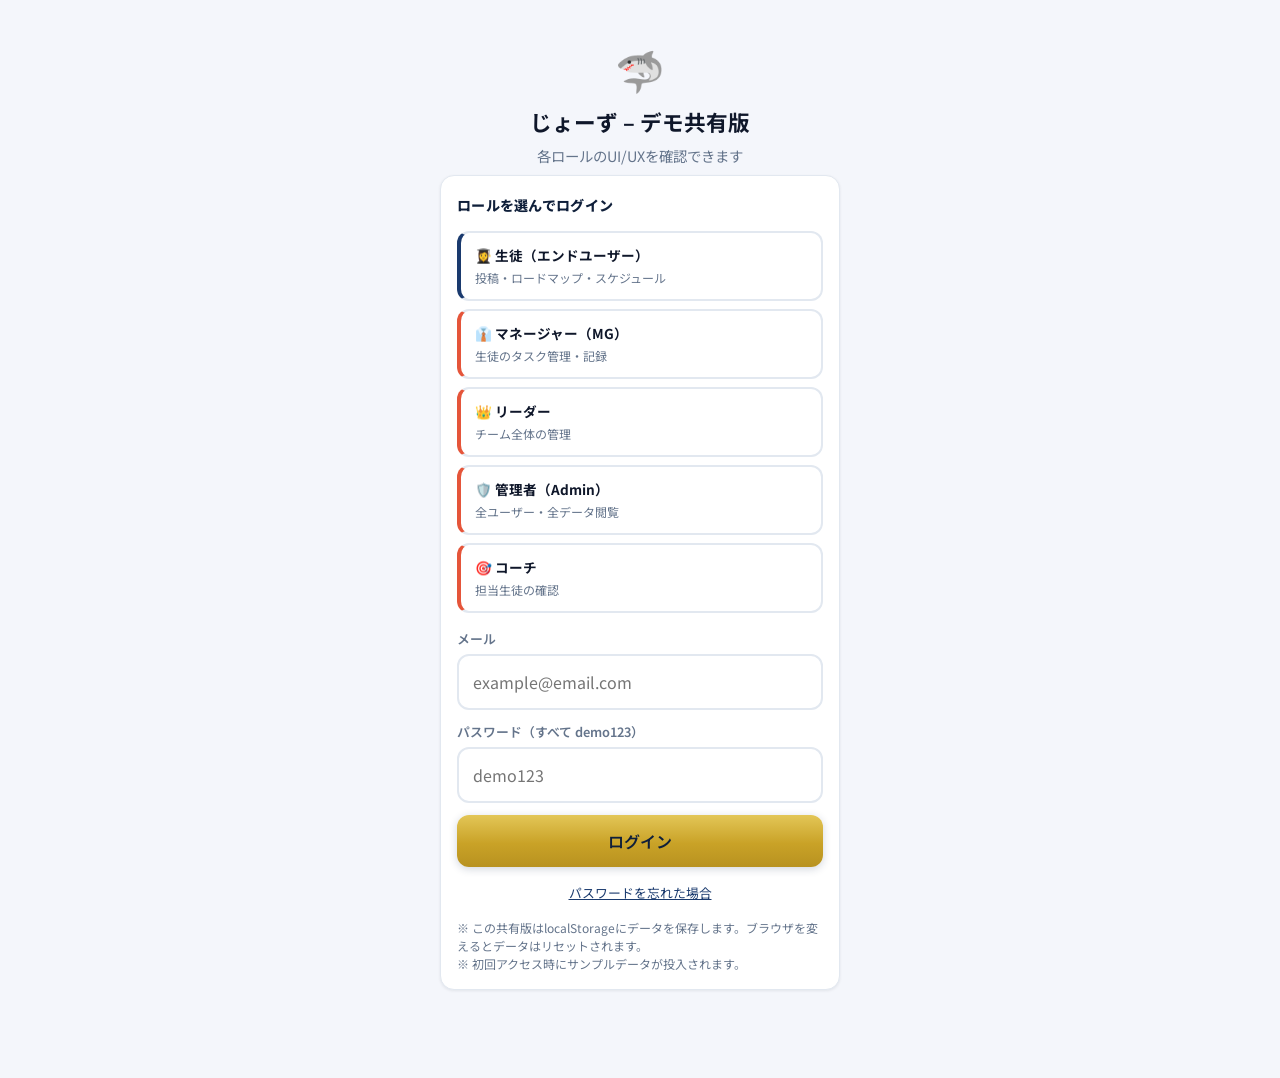
<file: jouzu-demo-share.html>
<!DOCTYPE html>
<html lang="ja" data-brand="snsclub">
<head>
  <meta charset="UTF-8" />
  <meta name="viewport" content="width=device-width, initial-scale=1, viewport-fit=cover" />
  <meta name="theme-color" content="#1a3a6e" id="metaThemeColor" />
  <meta name="apple-mobile-web-app-capable" content="yes" />
  <meta name="apple-mobile-web-app-status-bar-style" content="default" />
  <link rel="manifest" href="manifest.webmanifest" />
  <title>じょーず – デモ共有版</title>
  <link rel="preconnect" href="https://fonts.googleapis.com" />
  <link rel="preconnect" href="https://fonts.gstatic.com" crossorigin />
  <link href="https://fonts.googleapis.com/css2?family=Noto+Sans+JP:wght@400;600;700&display=swap" rel="stylesheet" />
  <style>
/* じょーず – モバイル投稿管理アプリ
 * ブランド切替: html[data-brand="snsclub"] 生徒向け（SnsClub 系・ネイビー＋ゴールド）
 *              html[data-brand="levela"]  運営・MG等（Levela 系・レッド～オレンジ）
 */
:root {
  --bg: #f1f5f9;
  --surface: #ffffff;
  --text: #0f172a;
  --muted: #64748b;
  --brand: #0ea5e9;
  --brand-dark: #0284c7;
  --brand-ink: #ffffff;
  --header-shadow: rgba(14, 165, 233, 0.25);
  --ok: #10b981;
  --warn: #d97706;
  --danger: #dc2626;
  --radius: 14px;
  --nav-h: 64px;
  --safe-b: env(safe-area-inset-bottom, 0px);
  font-family: "Noto Sans JP", system-ui, sans-serif;
}

/* ① 生徒が触れるサービス色（SnsClub：ディープネイビー × ゴールド） */
html[data-brand="snsclub"] {
  --bg: #f4f6fb;
  --brand: #c9a227;
  --brand-dark: #1a2f52;
  --brand-ink: #0f1f3a;
  --header-shadow: rgba(26, 47, 82, 0.35);
}

html[data-brand="snsclub"] .app-header {
  background: linear-gradient(145deg, #0f1f3a 0%, #1a3a6e 42%, #142a50 100%);
  box-shadow: 0 2px 16px var(--header-shadow);
  border-bottom: 3px solid #c9a227;
}

html[data-brand="snsclub"] .btn-primary {
  background: linear-gradient(180deg, #e3c657 0%, #c9a227 55%, #b89220 100%);
  color: var(--brand-ink);
  box-shadow: 0 2px 8px rgba(26, 47, 82, 0.2);
}

html[data-brand="snsclub"] .btn-secondary {
  background: #e2eaf8;
  color: var(--brand-dark);
}

html[data-brand="snsclub"] .type-post {
  background: #dde7f7;
}

html[data-brand="snsclub"] .stat-box {
  background: linear-gradient(180deg, #eef2fa 0%, #e2eaf8 100%);
}

/* ② 会社ロゴ色（Levela：レッド～オレンジのグラデ） */
html[data-brand="levela"] {
  --bg: #faf5f5;
  --brand: #e11d48;
  --brand-dark: #881337;
  --brand-ink: #ffffff;
  --header-shadow: rgba(185, 28, 28, 0.35);
}

html[data-brand="levela"] .app-header {
  background: linear-gradient(130deg, #881337 0%, #dc2626 38%, #ea580c 72%, #f59e0b 100%);
  box-shadow: 0 2px 16px var(--header-shadow);
}

html[data-brand="levela"] .btn-primary {
  background: linear-gradient(180deg, #f43f5e 0%, #e11d48 50%, #be123c 100%);
  color: #fff;
  box-shadow: 0 2px 10px rgba(190, 18, 60, 0.35);
}

html[data-brand="levela"] .btn-secondary {
  background: #ffe4e6;
  color: #9f1239;
}

html[data-brand="levela"] .type-post {
  background: #ffe4e6;
}

*,
*::before,
*::after {
  box-sizing: border-box;
}

html {
  -webkit-tap-highlight-color: transparent;
}

body {
  margin: 0;
  background: var(--bg);
  color: var(--text);
  min-height: 100dvh;
  padding-bottom: calc(var(--nav-h) + var(--safe-b) + 8px);
}

.app-header {
  position: sticky;
  top: 0;
  z-index: 20;
  /* data-brand 未定時のフォールバック（ログイン前は snsclub と同系） */
  background: linear-gradient(145deg, #0f1f3a 0%, #1a3a6e 100%);
  color: #fff;
  padding: 12px 16px calc(12px + env(safe-area-inset-top, 0));
  padding-top: calc(12px + env(safe-area-inset-top, 0));
  box-shadow: 0 2px 12px var(--header-shadow);
}

.quick-consult-btn {
  position: absolute;
  right: 14px;
  top: calc(10px + env(safe-area-inset-top, 0));
  width: 56px;
  height: 42px;
  border-radius: 12px;
  border: none;
  background: #ffffff;
  color: var(--brand-dark);
  font-size: 0.78rem;
  font-weight: 700;
  cursor: pointer;
  box-shadow: 0 2px 10px rgba(15, 23, 42, 0.2);
}

.app-header h1 {
  margin: 0;
  font-size: 1.05rem;
  font-weight: 700;
}

.app-header .sub {
  margin: 4px 0 0;
  font-size: 0.75rem;
  opacity: 0.9;
}

.screen {
  display: none;
  padding: 16px;
  max-width: 480px;
  margin: 0 auto;
  animation: fadeIn 0.2s ease;
}

.screen.active {
  display: block;
}

@keyframes fadeIn {
  from {
    opacity: 0;
    transform: translateY(6px);
  }
  to {
    opacity: 1;
    transform: translateY(0);
  }
}

.card {
  background: var(--surface);
  border-radius: var(--radius);
  padding: 16px;
  margin-bottom: 12px;
  box-shadow: 0 1px 3px rgba(15, 23, 42, 0.08);
  border: 1px solid #e2e8f0;
}

.card-title {
  font-size: 0.88rem;
  font-weight: 800;
  color: var(--text);
  letter-spacing: 0.02em;
  line-height: 1.35;
  margin: 0 0 10px;
}

html[data-brand="snsclub"] .card-title {
  color: #0f1f3a;
}

html[data-brand="levela"] .card-title {
  color: #1c1917;
}

.btn {
  display: inline-flex;
  align-items: center;
  justify-content: center;
  gap: 8px;
  width: 100%;
  padding: 14px 18px;
  font-size: 1rem;
  font-weight: 600;
  border: none;
  border-radius: 12px;
  cursor: pointer;
  font-family: inherit;
  transition: transform 0.08s ease, opacity 0.15s;
}

.btn:active {
  transform: scale(0.98);
}

.btn-primary {
  background: var(--brand);
  color: #fff;
}

.btn-primary:disabled {
  opacity: 0.5;
  cursor: not-allowed;
}

.btn-secondary {
  background: #e0f2fe;
  color: var(--brand-dark);
}

.btn-ghost {
  background: transparent;
  color: var(--muted);
  padding: 10px;
}

.btn-small {
  padding: 10px 14px;
  font-size: 0.9rem;
  width: auto;
}

/* ホーム：メインCTAをスケジュールを開くと同じ primary・全幅に */
.home-student-cta {
  width: 100%;
  box-sizing: border-box;
  margin-top: 10px;
}

.input {
  width: 100%;
  padding: 14px 14px;
  font-size: 1rem;
  border: 2px solid #e2e8f0;
  border-radius: 12px;
  margin-bottom: 12px;
  font-family: inherit;
}

.input:focus {
  outline: none;
  border-color: var(--brand);
}

textarea.input {
  resize: vertical;
  min-height: 64px;
  line-height: 1.5;
}

.label {
  display: block;
  font-size: 0.8rem;
  font-weight: 600;
  color: var(--muted);
  margin-bottom: 6px;
}

.task-row {
  display: flex;
  align-items: flex-start;
  gap: 12px;
  padding: 14px 0;
  border-bottom: 1px solid #f1f5f9;
}

.task-row:last-child {
  border-bottom: none;
}

.task-type-badge {
  flex-shrink: 0;
  width: 40px;
  height: 40px;
  border-radius: 10px;
  display: flex;
  align-items: center;
  justify-content: center;
  font-size: 1.1rem;
}

.type-post {
  background: #dbeafe;
}
.type-session {
  background: #d1fae5;
}
.type-lecture {
  background: #fef3c7;
}
.type-other {
  background: #e2e8f0;
}

.progress-track {
  height: 8px;
  background: #e2e8f0;
  border-radius: 4px;
  overflow: hidden;
  margin-top: 8px;
}

.progress-fill {
  height: 100%;
  background: var(--brand);
  border-radius: 4px;
  transition: width 0.3s ease;
}

.progress-fill.done {
  background: var(--ok);
}

.due-soon {
  color: var(--warn);
  font-weight: 600;
  font-size: 0.8rem;
}
.due-over {
  color: var(--danger);
  font-weight: 600;
  font-size: 0.8rem;
}

.bottom-nav {
  position: fixed;
  left: 0;
  right: 0;
  bottom: 0;
  z-index: 30;
  background: var(--surface);
  border-top: 1px solid #e2e8f0;
  display: flex;
  justify-content: space-around;
  align-items: center;
  height: calc(var(--nav-h) + var(--safe-b));
  padding-bottom: var(--safe-b);
  box-shadow: 0 -4px 20px rgba(15, 23, 42, 0.06);
}

.bottom-nav button {
  flex: 1;
  display: flex;
  flex-direction: column;
  align-items: center;
  gap: 2px;
  padding: 8px 4px;
  border: none;
  background: none;
  font-size: 0.65rem;
  color: var(--muted);
  cursor: pointer;
  font-family: inherit;
}

.bottom-nav button .icon {
  font-size: 1.35rem;
  line-height: 1;
}

.bottom-nav button.active {
  color: var(--brand);
  font-weight: 700;
}

.role-chip {
  display: inline-block;
  font-size: 0.65rem;
  padding: 2px 8px;
  border-radius: 999px;
  background: rgba(255, 255, 255, 0.25);
  margin-top: 6px;
}

.demo-grid {
  display: grid;
  gap: 8px;
  margin-top: 16px;
}

.quick-login {
  text-align: left;
  padding: 12px 14px;
  border-radius: 12px;
  border: 2px solid #e2e8f0;
  background: #fff;
  cursor: pointer;
  font-family: inherit;
  font-size: 0.85rem;
}

.quick-login strong {
  display: block;
  margin-bottom: 2px;
  color: var(--text);
}

.quick-login span {
  color: var(--muted);
  font-size: 0.75rem;
}

.empty-state {
  text-align: center;
  padding: 32px 16px;
  color: var(--muted);
  font-size: 0.9rem;
}

.student-picker {
  width: 100%;
  padding: 12px;
  font-size: 1rem;
  border-radius: 12px;
  border: 2px solid #e2e8f0;
  margin-bottom: 16px;
  font-family: inherit;
  background: #fff;
}

.stat-grid {
  display: grid;
  grid-template-columns: repeat(3, 1fr);
  gap: 8px;
  margin-top: 8px;
}

.stat-box {
  background: #f8fafc;
  border-radius: 12px;
  padding: 12px 8px;
  text-align: center;
}

.stat-box .num {
  font-size: 1.25rem;
  font-weight: 800;
  color: var(--brand);
}

.stat-box .lbl {
  font-size: 0.65rem;
  color: var(--muted);
  margin-top: 4px;
}

.stat-box--starter-home {
  display: flex;
  flex-direction: column;
  justify-content: center;
  min-height: 72px;
}

.stat-box--starter-home .lbl {
  margin-top: 0;
  margin-bottom: 2px;
}

.stat-box--starter-home-bar {
  margin: 4px 0;
}

.stat-box--starter-home-pct {
  font-size: 1.05rem !important;
  margin-top: 2px;
}

/* --- Login: password reset --- */
.login-forgot-wrap {
  margin: 12px 0 0;
  text-align: center;
}
.btn-text-link {
  background: none;
  border: none;
  padding: 0;
  margin: 0;
  font-size: 0.8rem;
  color: var(--brand-dark, #0284c7);
  text-decoration: underline;
  cursor: pointer;
  font-family: inherit;
}
html[data-brand="snsclub"] .btn-text-link {
  color: #1a3a6e;
}
.login-pwreset-panel {
  margin-top: 14px;
  padding: 14px 12px;
  border-radius: var(--radius, 14px);
  border: 1px solid #e2e8f0;
  background: #f8fafc;
  text-align: left;
}
.login-pwreset-title {
  margin: 0 0 8px !important;
  font-size: 0.95rem !important;
}
.login-pwreset-hint {
  margin: 0 0 12px;
  font-size: 0.72rem;
  color: var(--muted);
  line-height: 1.5;
}
.login-pwreset-step2 {
  margin-top: 14px;
  padding-top: 12px;
  border-top: 1px dashed #cbd5e1;
}
.login-pwreset-demo-banner {
  margin: 0 0 12px;
  padding: 10px 12px;
  border-radius: 10px;
  background: #fef3c7;
  border: 1px solid #fcd34d;
  font-size: 0.75rem;
  line-height: 1.45;
  color: #78350f;
}
.pw-reset-code-disp {
  font-size: 1.05rem;
  letter-spacing: 0.12em;
}
.login-pwreset-back {
  display: block;
  margin: 14px auto 0;
  text-align: center;
}

.sr-only {
  position: absolute;
  width: 1px;
  height: 1px;
  padding: 0;
  margin: -1px;
  overflow: hidden;
  clip: rect(0, 0, 0, 0);
  white-space: nowrap;
  border: 0;
}

/* --- Admin: starter program day editor --- */
.admin-starter-card {
  margin-bottom: 14px;
}
.admin-starter-hint {
  margin: 0 0 12px;
  font-size: 0.78rem;
  color: var(--muted);
  line-height: 1.5;
}
.admin-starter-list {
  display: flex;
  flex-direction: column;
  gap: 8px;
  max-height: 420px;
  overflow-y: auto;
  padding: 2px 0;
}
.admin-starter-row {
  display: grid;
  grid-template-columns: 52px 1fr auto;
  gap: 8px;
  align-items: center;
  padding: 8px 10px;
  background: #f8fafc;
  border-radius: 10px;
  border: 1px solid #e8edf3;
}
.admin-starter-idx {
  font-size: 0.65rem;
  font-weight: 800;
  color: var(--muted);
  letter-spacing: 0.02em;
}
.admin-starter-title {
  font-size: 0.74rem;
  line-height: 1.35;
  color: var(--text);
  min-width: 0;
}
.admin-starter-days-label {
  display: flex;
  align-items: center;
  gap: 4px;
  flex-shrink: 0;
}
.admin-starter-day-input {
  width: 52px !important;
  min-width: 52px;
  padding: 6px 8px !important;
  text-align: center;
}
.admin-starter-days-unit {
  font-size: 0.72rem;
  color: var(--muted);
  font-weight: 600;
}

.admin-sess-tasklib-card {
  margin-bottom: 14px;
}
.admin-sess-tasklib-row {
  margin-bottom: 8px;
}
.admin-sess-tasklib-input {
  width: 100%;
}

/* === チームタブ：担当生徒オーバービュー（MG/コーチ/リーダー） === */
.mg-team-card .mg-team-hint {
  margin: 0 0 12px;
  font-size: 0.8rem;
  color: var(--muted);
  line-height: 1.45;
}
.mg-team-chips-scroll {
  overflow-x: auto;
  -webkit-overflow-scrolling: touch;
  margin: 0 -4px 16px;
  padding: 0 4px 6px;
}
.mg-team-chips {
  display: flex;
  gap: 10px;
  flex-wrap: nowrap;
}
.mg-team-chip {
  flex: 0 0 auto;
  display: flex;
  flex-direction: column;
  align-items: center;
  gap: 6px;
  min-width: 72px;
  max-width: 104px;
  padding: 10px 8px 8px;
  border-radius: 999px;
  border: 2px solid #e2e8f0;
  background: var(--surface);
  cursor: pointer;
  font: inherit;
  color: var(--text);
  transition: border-color 0.15s, box-shadow 0.15s, background 0.15s;
}
.mg-team-chip--active {
  border-color: var(--brand);
  background: linear-gradient(180deg, rgba(14, 165, 233, 0.08) 0%, var(--surface) 100%);
  box-shadow: 0 2px 10px var(--header-shadow);
}
html[data-brand="levela"] .mg-team-chip--active {
  background: linear-gradient(180deg, rgba(225, 29, 72, 0.08) 0%, var(--surface) 100%);
}
.mg-team-chip-avatar {
  width: 40px;
  height: 40px;
  border-radius: 50%;
  background: linear-gradient(145deg, #e0f2fe 0%, #bae6fd 100%);
  display: flex;
  align-items: center;
  justify-content: center;
  font-weight: 700;
  font-size: 1rem;
  color: var(--brand-dark);
}
html[data-brand="levela"] .mg-team-chip-avatar {
  background: linear-gradient(145deg, #ffe4e6 0%, #fecdd3 100%);
  color: #9f1239;
}
.mg-team-chip-name {
  font-size: 0.68rem;
  font-weight: 600;
  line-height: 1.25;
  text-align: center;
  display: -webkit-box;
  -webkit-line-clamp: 2;
  -webkit-box-orient: vertical;
  overflow: hidden;
  word-break: break-all;
}
.mg-team-detail {
  border-top: 1px solid #e2e8f0;
  padding-top: 14px;
}
.mg-team-detail-title {
  font-weight: 700;
  font-size: 1.05rem;
  margin-bottom: 8px;
}
.mg-team-detail-meta {
  display: flex;
  flex-wrap: wrap;
  gap: 8px;
  align-items: center;
}
.mg-pill {
  display: inline-flex;
  align-items: center;
  font-size: 0.72rem;
  font-weight: 600;
  padding: 4px 10px;
  border-radius: 999px;
  max-width: 100%;
}
.mg-pill-class {
  background: #e0f2fe;
  color: #0369a1;
}
html[data-brand="levela"] .mg-pill-class {
  background: #fce7f3;
  color: #9d174d;
}
.mg-pill-period {
  background: #f1f5f9;
  color: var(--muted);
}
.mg-team-metrics {
  display: grid;
  grid-template-columns: 1fr 1fr;
  gap: 10px;
  margin: 14px 0 12px;
}
.mg-metric {
  background: var(--bg);
  border-radius: 12px;
  padding: 10px 12px;
  border: 1px solid #e2e8f0;
}
.mg-metric-lbl {
  display: block;
  font-size: 0.7rem;
  color: var(--muted);
  font-weight: 600;
  margin-bottom: 4px;
}
.mg-metric-val {
  font-size: 1.25rem;
  font-weight: 700;
}
.mg-metric-unit {
  font-size: 0.75rem;
  font-weight: 600;
  color: var(--muted);
  margin-left: 2px;
}
.mg-team-progress-block {
  margin-bottom: 14px;
}
.mg-team-progress-head {
  display: flex;
  justify-content: space-between;
  align-items: center;
  font-size: 0.8rem;
  font-weight: 700;
  margin-bottom: 6px;
}
.mg-team-progress-pct {
  color: var(--brand);
}
.mg-team-bar {
  height: 10px;
}
.mg-team-progress-sub {
  margin: 6px 0 0;
  font-size: 0.72rem;
  color: var(--muted);
}
.mg-team-today-lbl {
  font-size: 0.8rem;
  font-weight: 700;
  margin-bottom: 8px;
}
.mg-team-today-empty {
  margin: 0;
  font-size: 0.78rem;
  color: var(--muted);
  line-height: 1.4;
}
.mg-team-today-chips {
  display: flex;
  flex-wrap: wrap;
  gap: 8px;
  align-items: flex-start;
}
.mg-mini-chip {
  display: inline-flex;
  align-items: center;
  gap: 4px;
  max-width: 100%;
  padding: 6px 10px;
  border-radius: 999px;
  font-size: 0.72rem;
  font-weight: 600;
  background: #f8fafc;
  border: 1px solid #e2e8f0;
  color: var(--text);
}
.mg-mini-chip--done {
  background: #ecfdf5;
  border-color: #a7f3d0;
  color: #065f46;
}
.mg-mini-chip-ico {
  flex-shrink: 0;
}
.mg-mini-chip-txt {
  overflow: hidden;
  text-overflow: ellipsis;
  white-space: nowrap;
  max-width: 200px;
}
.mg-mini-chip-check {
  flex-shrink: 0;
  color: var(--ok);
  font-weight: 700;
}
.mg-team-alert {
  margin: 12px 0 0;
  padding: 10px 12px;
  border-radius: 10px;
  background: #fef2f2;
  color: #991b1b;
  font-size: 0.78rem;
  font-weight: 600;
}
.mg-team-footnote {
  font-size: 0.72rem;
  color: var(--muted);
  text-align: center;
  margin: 12px 0 0;
}

.hidden {
  display: none !important;
}

.milestone-hint {
  font-size: 0.8rem;
  color: var(--muted);
  line-height: 1.5;
  margin: 0 0 14px;
}

.milestone-computed {
  margin: 12px 0 0;
  padding: 12px;
  border-radius: 10px;
  background: var(--bg);
  border: 1px solid #e2e8f0;
  font-size: 0.9rem;
}

.milestone-computed strong {
  font-size: 1.05rem;
}

.mline-mini {
  display: block;
  font-size: 0.72rem;
  color: var(--muted);
  margin-top: 4px;
}

/* === マイページ === */
.avatar-area {
  display: flex;
  flex-direction: column;
  align-items: center;
  gap: 8px;
  margin-bottom: 16px;
}

.avatar-circle {
  width: 80px;
  height: 80px;
  border-radius: 50%;
  background: var(--bg);
  border: 3px solid #e2e8f0;
  display: flex;
  align-items: center;
  justify-content: center;
  font-size: 2rem;
  overflow: hidden;
  cursor: pointer;
  position: relative;
}

.avatar-circle img {
  width: 100%;
  height: 100%;
  object-fit: cover;
}

.avatar-circle .avatar-placeholder {
  color: var(--muted);
  font-size: 2rem;
  line-height: 1;
}

.avatar-change {
  font-size: 0.75rem;
  color: var(--brand);
  font-weight: 600;
  cursor: pointer;
  border: none;
  background: none;
  font-family: inherit;
}

.sns-links {
  display: flex;
  flex-direction: column;
  gap: 6px;
  margin-top: 8px;
}

.sns-link-row {
  display: flex;
  align-items: center;
  gap: 10px;
  padding: 10px 12px;
  background: var(--bg);
  border-radius: 10px;
  text-decoration: none;
  color: var(--text);
  font-size: 0.9rem;
  transition: background 0.15s;
}

.sns-link-row:active {
  background: #e2e8f0;
}

.sns-link-row .sns-icon {
  flex-shrink: 0;
  width: 28px;
  text-align: center;
  font-size: 1.1rem;
}

.sns-link-row .sns-handle {
  flex: 1;
  min-width: 0;
  overflow: hidden;
  text-overflow: ellipsis;
  white-space: nowrap;
}

.sns-link-row .sns-arrow {
  flex-shrink: 0;
  color: var(--muted);
  font-size: 0.8rem;
}

.stat-banner {
  display: grid;
  grid-template-columns: repeat(2, 1fr);
  gap: 8px;
  margin-top: 8px;
}

.stat-banner .stat-box {
  padding: 14px 10px;
}

.contact-mg-btn {
  display: flex;
  align-items: center;
  justify-content: center;
  gap: 8px;
  width: 100%;
  padding: 14px;
  border-radius: 12px;
  border: 2px solid var(--brand);
  background: var(--surface);
  color: var(--brand);
  font-size: 1rem;
  font-weight: 700;
  cursor: pointer;
  font-family: inherit;
  transition: background 0.15s;
}

.contact-mg-btn:active {
  background: var(--bg);
}

/* === チャット === */
.chat-back {
  display: inline-flex;
  align-items: center;
  gap: 4px;
  border: none;
  background: none;
  color: var(--brand);
  font-size: 0.9rem;
  font-weight: 600;
  cursor: pointer;
  font-family: inherit;
  padding: 0 0 12px;
}

.chat-messages {
  display: flex;
  flex-direction: column;
  gap: 8px;
  max-height: 55vh;
  overflow-y: auto;
  padding: 4px 0 12px;
  -webkit-overflow-scrolling: touch;
}

.chat-bubble {
  max-width: 80%;
  padding: 10px 14px;
  border-radius: 16px;
  font-size: 0.9rem;
  line-height: 1.5;
  word-break: break-word;
}

.chat-bubble.mine {
  align-self: flex-end;
  background: var(--brand);
  color: #fff;
  border-bottom-right-radius: 4px;
}

.chat-bubble.theirs {
  align-self: flex-start;
  background: #e2e8f0;
  color: var(--text);
  border-bottom-left-radius: 4px;
}

.chat-bubble .chat-time {
  display: block;
  font-size: 0.65rem;
  opacity: 0.7;
  margin-top: 4px;
}

.chat-input-row {
  display: flex;
  gap: 8px;
  margin-top: 8px;
}

.chat-input-row input {
  flex: 1;
  padding: 12px;
  border: 2px solid #e2e8f0;
  border-radius: 12px;
  font-size: 1rem;
  font-family: inherit;
}

.chat-input-row input:focus {
  outline: none;
  border-color: var(--brand);
}

.chat-send-btn {
  flex-shrink: 0;
  width: 48px;
  height: 48px;
  border-radius: 12px;
  border: none;
  background: var(--brand);
  color: #fff;
  font-size: 1.2rem;
  cursor: pointer;
  display: flex;
  align-items: center;
  justify-content: center;
}

.chat-send-btn:active {
  opacity: 0.8;
}

/* === ロードマップ === */
.roadmap {
  position: relative;
  padding: 24px 0 16px;
}

.roadmap-title {
  text-align: center;
  font-size: 1.05rem;
  font-weight: 700;
  margin: 0 0 4px;
}

.roadmap-sub {
  text-align: center;
  font-size: 0.8rem;
  color: var(--muted);
  margin: 0 0 20px;
}

.roadmap-path {
  position: relative;
  display: flex;
  flex-direction: column;
  gap: 0;
  padding: 0 8px;
}

.rmap-segment {
  position: relative;
  display: flex;
  align-items: flex-start;
  min-height: 124px;
}

.rmap-segment:last-child {
  min-height: auto;
}

.rmap-segment.align-left {
  flex-direction: row;
}

.rmap-segment.align-right {
  flex-direction: row;
}

.rmap-node-col {
  position: relative;
  flex-shrink: 0;
  width: 60px;
  display: flex;
  flex-direction: column;
  align-items: center;
  z-index: 2;
}

.rmap-road {
  position: absolute;
  top: 56px;
  bottom: -68px;
  left: 50%;
  width: 3px;
  margin-left: -1.5px;
  background: #d1d5db;
  border-radius: 3px;
  z-index: 0;
}

.rmap-road.active {
  background: var(--brand);
}

.rmap-circle {
  width: 56px;
  height: 56px;
  border-radius: 50%;
  display: flex;
  align-items: center;
  justify-content: center;
  font-size: 1.3rem;
  border: 4px solid #cbd5e1;
  background: #fff;
  cursor: pointer;
  transition: transform 0.15s ease, box-shadow 0.15s ease;
  z-index: 2;
  position: relative;
}

.rmap-circle:active {
  transform: scale(0.95);
}

.rmap-circle.status-done {
  border-color: var(--brand-dark);
  background: var(--brand-dark);
  color: #fff;
  box-shadow: 0 2px 10px rgba(15, 23, 42, 0.2);
}

.rmap-circle.status-current {
  border-color: var(--brand);
  background: #fff;
  color: var(--brand);
  box-shadow: 0 0 0 7px rgba(14, 165, 233, 0.22), 0 2px 14px rgba(14, 165, 233, 0.2);
  animation: pulse-node 2s ease-in-out infinite;
}

html[data-brand="snsclub"] .rmap-circle.status-current {
  border-color: #c9a227;
  background: #fff;
  color: #c9a227;
  box-shadow: 0 0 0 7px rgba(201, 162, 39, 0.26), 0 2px 14px rgba(201, 162, 39, 0.24);
}

.rmap-circle.status-locked {
  border-color: #e2e8f0;
  background: #f1f5f9;
  color: #94a3b8;
  cursor: default;
}

.rmap-segment.inactive .rmap-circle {
  border-color: #d1d5db;
  background: #eef2f7;
  color: #94a3b8;
  box-shadow: none;
  animation: none;
}

.rmap-segment.inactive .rmap-label,
.rmap-segment.inactive .rmap-name,
.rmap-segment.inactive .rmap-date,
.rmap-segment.inactive .rmap-progress-mini {
  opacity: 0.58;
}

@keyframes pulse-node {
  0%, 100% { box-shadow: 0 2px 14px rgba(14, 165, 233, 0.4); }
  50% { box-shadow: 0 2px 24px rgba(14, 165, 233, 0.6); }
}

html[data-brand="snsclub"] @keyframes pulse-node {
  0%, 100% { box-shadow: 0 2px 14px rgba(201, 162, 39, 0.5); }
  50% { box-shadow: 0 2px 24px rgba(201, 162, 39, 0.7); }
}

.rmap-info {
  flex: 1;
  padding: 6px 12px;
  min-width: 0;
}

.rmap-label {
  font-size: 0.7rem;
  color: var(--muted);
  margin: 0 0 2px;
}

.rmap-name {
  font-size: 0.95rem;
  font-weight: 700;
  margin: 0;
  line-height: 1.3;
}

.rmap-date {
  font-size: 0.75rem;
  color: var(--muted);
  margin: 4px 0 0;
}

.rmap-date.celebrate {
  color: var(--brand-dark);
  font-weight: 600;
}

.rmap-detail {
  margin-top: 10px;
  background: var(--surface);
  border: 1px solid #e2e8f0;
  border-radius: 12px;
  padding: 14px;
  animation: fadeIn 0.2s ease;
}

.rmap-detail-title {
  font-size: 0.8rem;
  font-weight: 700;
  margin: 0 0 10px;
  color: var(--brand-dark);
}

.rmap-detail .task-row {
  padding: 10px 0;
}

.rmap-progress-mini {
  height: 4px;
  background: #e2e8f0;
  border-radius: 2px;
  margin-top: 6px;
  overflow: hidden;
}

.rmap-progress-mini .fill {
  height: 100%;
  background: var(--brand);
  border-radius: 2px;
  transition: width 0.4s ease;
}

.rmap-progress-mini .fill.done {
  background: var(--brand-dark);
}

.rmap-current-tag {
  position: absolute;
  right: -16px;
  top: -12px;
  display: inline-flex;
  align-items: center;
  justify-content: center;
  font-size: 0.62rem;
  font-weight: 700;
  color: #fff;
  background: var(--brand);
  border-radius: 999px;
  padding: 2px 7px;
  line-height: 1.1;
}

html[data-brand="snsclub"] .rmap-current-tag {
  background: #c9a227;
  color: #0f1f3a;
}

/* === 目標カード (My Vision) === */
.vision-card {
  border: 2px solid #c9a227;
  border-radius: 16px;
  padding: 0;
  margin-bottom: 12px;
  overflow: hidden;
  background: var(--surface);
}

html[data-brand="levela"] .vision-card {
  border-color: #e11d48;
}

.vision-header {
  background: linear-gradient(135deg, #0f1f3a 0%, #1a3a6e 100%);
  color: #fff;
  padding: 14px 16px 10px;
  text-align: center;
  position: relative;
}

html[data-brand="levela"] .vision-header {
  background: linear-gradient(135deg, #881337 0%, #dc2626 100%);
}

.vision-header .vh-label {
  font-size: 0.65rem;
  opacity: 0.8;
  letter-spacing: 0.06em;
  margin: 0 0 2px;
  text-transform: uppercase;
}

.vision-header .vh-name {
  font-size: 1rem;
  font-weight: 700;
  margin: 0;
}

.vision-edit-btn {
  position: absolute;
  top: 8px;
  right: 8px;
  border: 1px solid rgba(255, 255, 255, 0.45);
  background: rgba(255, 255, 255, 0.18);
  color: #fff;
  border-radius: 999px;
  font-size: 0.72rem;
  padding: 6px 10px;
  cursor: pointer;
  font-family: inherit;
  font-weight: 700;
}

.profile-main-card {
  position: relative;
}

.card-edit-btn {
  position: absolute;
  top: 10px;
  right: 10px;
  border: 1px solid #cbd5e1;
  background: #fff;
  color: var(--muted);
  border-radius: 999px;
  font-size: 0.72rem;
  padding: 6px 10px;
  cursor: pointer;
  font-family: inherit;
  font-weight: 700;
}

.vision-body {
  padding: 14px 16px 16px;
}

.vision-item {
  padding: 12px 0;
  border-bottom: 1px solid #f1f5f9;
}

.vision-item:last-child {
  border-bottom: none;
  padding-bottom: 0;
}

.vision-item .vi-label {
  font-size: 0.7rem;
  font-weight: 600;
  color: var(--muted);
  margin: 0 0 4px;
  display: flex;
  align-items: center;
  gap: 6px;
}

.vision-item .vi-text {
  font-size: 0.95rem;
  font-weight: 600;
  line-height: 1.5;
  margin: 0;
  white-space: pre-wrap;
  word-break: break-word;
}

.vision-item .vi-text.empty {
  color: var(--muted);
  font-weight: 400;
  font-style: italic;
}

.vision-edit-hint {
  text-align: center;
  font-size: 0.7rem;
  color: var(--brand);
  font-weight: 600;
  padding: 0 16px 12px;
  cursor: pointer;
}

.vision-pace {
  margin-top: 10px;
  padding: 10px;
  border-radius: 10px;
  background: var(--bg);
  border: 1px solid #e2e8f0;
}

.vp-head {
  margin: 0;
  font-size: 0.82rem;
  line-height: 1.5;
}

.vp-sub {
  margin: 4px 0 8px;
  font-size: 0.72rem;
  color: var(--muted);
}

.vp-grid {
  display: flex;
  flex-wrap: wrap;
  gap: 6px;
}

.vp-chip {
  font-size: 0.7rem;
  padding: 4px 8px;
  border-radius: 999px;
  background: #e2e8f0;
  color: var(--text);
  font-weight: 600;
}

/* === 次の投稿予定 === */
.next-post-card {
  display: flex;
  align-items: center;
  gap: 12px;
  padding: 14px 16px;
  border-radius: 14px;
  background: var(--surface);
  border: 1px solid #e2e8f0;
  margin-bottom: 12px;
}

.next-post-icon {
  flex-shrink: 0;
  width: 44px;
  height: 44px;
  border-radius: 12px;
  background: linear-gradient(135deg, #dbeafe, #bfdbfe);
  display: flex;
  align-items: center;
  justify-content: center;
  font-size: 1.2rem;
}

html[data-brand="snsclub"] .next-post-icon {
  background: linear-gradient(135deg, #e2eaf8, #c7d4ed);
}

.next-post-info {
  flex: 1;
  min-width: 0;
}

.next-post-info .np-label {
  font-size: 0.7rem;
  color: var(--muted);
  margin: 0 0 2px;
}

.next-post-info .np-date {
  font-size: 1.05rem;
  font-weight: 700;
  margin: 0;
}

.next-post-info .np-days {
  font-size: 0.8rem;
  margin: 2px 0 0;
}

/* === 相談（ボイスメモ + 要約） === */
.consult-record-btn {
  display: flex;
  align-items: center;
  justify-content: center;
  gap: 8px;
  width: 100%;
  padding: 18px;
  border-radius: 16px;
  border: 3px dashed #e2e8f0;
  background: var(--surface);
  color: var(--text);
  font-size: 1rem;
  font-weight: 700;
  cursor: pointer;
  font-family: inherit;
  transition: all 0.15s;
}

.consult-record-btn:active {
  transform: scale(0.98);
}

.consult-record-btn.recording {
  border-color: var(--danger);
  background: #fef2f2;
  color: var(--danger);
  animation: pulse-rec 1.5s ease-in-out infinite;
}

@keyframes pulse-rec {
  0%, 100% { box-shadow: 0 0 0 0 rgba(220, 38, 38, 0.2); }
  50% { box-shadow: 0 0 0 12px rgba(220, 38, 38, 0); }
}

.consult-transcript {
  background: var(--bg);
  border: 1px solid #e2e8f0;
  border-radius: 12px;
  padding: 14px;
  font-size: 0.9rem;
  line-height: 1.6;
  margin-top: 12px;
  min-height: 60px;
  white-space: pre-wrap;
  word-break: break-word;
}

.consult-summary-card {
  background: linear-gradient(135deg, #ecfdf5, #d1fae5);
  border: 1px solid #6ee7b7;
  border-radius: 12px;
  padding: 14px;
  margin-top: 12px;
}

.consult-summary-card .cs-label {
  font-size: 0.7rem;
  font-weight: 600;
  color: #065f46;
  margin: 0 0 6px;
}

.consult-summary-card .cs-text {
  font-size: 0.9rem;
  font-weight: 600;
  color: #064e3b;
  margin: 0 0 8px;
  line-height: 1.5;
}

.consult-categories {
  display: flex;
  flex-wrap: wrap;
  gap: 6px;
  margin-top: 8px;
}

.consult-cat-chip {
  font-size: 0.7rem;
  padding: 4px 10px;
  border-radius: 999px;
  background: #d1fae5;
  color: #065f46;
  font-weight: 600;
}

.consult-or {
  text-align: center;
  font-size: 0.8rem;
  color: var(--muted);
  margin: 12px 0;
}

/* === schedule === */
.schedule-key-dates {
  display: grid;
  grid-template-columns: 1fr 1fr;
  gap: 8px;
}

.schedule-key-box {
  background: var(--bg);
  border: 1px solid #e2e8f0;
  border-radius: 10px;
  padding: 10px;
}

.schedule-key-box span {
  display: block;
  font-size: 0.72rem;
  color: var(--muted);
}

.schedule-key-box strong {
  display: block;
  margin-top: 4px;
  font-size: 0.92rem;
}

.schedule-scroll {
  max-height: 56vh;
  overflow: auto;
  padding-right: 2px;
}

.schedule-day-row {
  display: flex;
  align-items: center;
  justify-content: space-between;
  gap: 8px;
  padding: 10px 0;
  border-bottom: 1px solid #f1f5f9;
}

.schedule-day-row.today {
  background: #fffbeb;
}

.schedule-day-date {
  min-width: 130px;
  display: flex;
  flex-direction: column;
  gap: 2px;
  font-size: 0.8rem;
}

.schedule-day-date .dnum {
  font-size: 0.68rem;
  color: var(--muted);
}

.schedule-day-items {
  display: flex;
  flex-wrap: wrap;
  gap: 6px;
  justify-content: flex-end;
}

.schedule-cat-chip {
  font-size: 0.7rem;
  padding: 4px 8px;
  border-radius: 999px;
  background: #e2e8f0;
  color: var(--text);
  font-weight: 600;
}

.schedule-day-empty {
  font-size: 0.72rem;
  color: var(--muted);
}

/* --- Month grid（Googleカレンダー風・範囲選択） --- */
.cal-schedule-stack {
  display: flex;
  flex-direction: column;
  gap: 12px;
  margin-bottom: 6px;
}
.cal-task-plus-btn {
  width: 100%;
  min-height: 54px;
  border-radius: 16px;
  border: 2px solid var(--brand);
  background: #fff;
  color: var(--brand);
  font-family: inherit;
  cursor: pointer;
  padding: 14px 18px;
  box-shadow: 0 4px 14px rgba(15, 23, 42, 0.08);
  -webkit-tap-highlight-color: transparent;
  transition: background 0.15s ease, color 0.15s ease, border-color 0.15s ease;
}
.cal-task-plus-btn:active {
  transform: scale(0.99);
}
.cal-task-plus-inner {
  display: flex;
  align-items: center;
  justify-content: center;
  gap: 10px;
}
.cal-task-plus-text {
  font-size: 1.08rem;
  font-weight: 800;
  letter-spacing: 0.06em;
}
.cal-task-plus-icon {
  font-size: 1.45rem;
  font-weight: 800;
  line-height: 1;
}
.cal-task-plus-btn--open {
  background: var(--brand);
  color: #fff;
  border-color: var(--brand);
  box-shadow: 0 4px 16px rgba(37, 99, 235, 0.35);
}
html[data-brand="snsclub"] .cal-task-plus-btn {
  border-color: #c9a227;
  color: #1a3a6e;
  background: linear-gradient(180deg, #fffef8 0%, #f5efd6 100%);
  box-shadow: 0 4px 14px rgba(26, 47, 82, 0.12);
}
html[data-brand="snsclub"] .cal-task-plus-btn--open {
  background: linear-gradient(180deg, #e3c657 0%, #c9a227 55%, #b89220 100%);
  color: #0f1f3a;
  border-color: #a67c1a;
  box-shadow: 0 4px 18px rgba(26, 47, 82, 0.28);
}
html[data-brand="levela"] .cal-task-plus-btn--open {
  box-shadow: 0 4px 16px rgba(225, 29, 72, 0.35);
}

.cal-month-wrap {
  padding: 8px 8px 6px;
  margin-bottom: 6px;
}
.cal-month-head {
  display: flex;
  align-items: center;
  gap: 4px;
  margin-bottom: 4px;
}
.cal-period-tabs {
  display: grid;
  grid-template-columns: repeat(3, 1fr);
  gap: 4px;
  margin-bottom: 4px;
}
.cal-period-tab {
  padding: 5px 4px;
  border-radius: 8px;
  border: 1.5px solid #e2e8f0;
  background: #f8fafc;
  font-size: 0.65rem;
  font-weight: 700;
  cursor: pointer;
  font-family: inherit;
  color: var(--text);
  line-height: 1.2;
  -webkit-tap-highlight-color: transparent;
}
.cal-period-tab--active {
  background: #fff;
  border-color: var(--brand);
  color: var(--brand);
  box-shadow: 0 0 0 1px rgba(37, 99, 235, 0.12);
}
html[data-brand="snsclub"] .cal-period-tab--active {
  border-color: #c9a227;
  color: #1a3a6e;
  box-shadow: 0 0 0 1px rgba(201, 162, 39, 0.25);
}
.cal-period-tab:active {
  background: #f1f5f9;
}
.cal-month-nav-btn {
  width: 34px;
  height: 34px;
  border-radius: 50%;
  border: none;
  background: #f1f5f9;
  font-size: 1.15rem;
  line-height: 1;
  cursor: pointer;
  font-family: inherit;
  color: var(--text);
  display: flex;
  align-items: center;
  justify-content: center;
}
.cal-month-nav-btn:active {
  background: #e2e8f0;
}
.cal-month-title {
  flex: 1;
  font-size: 0.92rem;
  font-weight: 700;
  text-align: center;
  min-width: 0;
}
.cal-month-today-btn {
  padding: 4px 8px;
  border-radius: 8px;
  border: 1px solid var(--brand);
  background: #fff;
  color: var(--brand);
  font-size: 0.65rem;
  font-weight: 700;
  cursor: pointer;
  font-family: inherit;
  flex-shrink: 0;
}
html[data-brand="snsclub"] .cal-month-today-btn {
  border-color: #c9a227;
  color: #c9a227;
}
.cal-month-hint {
  font-size: 0.6rem;
  color: var(--muted);
  line-height: 1.35;
  margin: 0 0 4px;
}
.cal-m-weekday-row {
  display: grid;
  grid-template-columns: repeat(7, 1fr);
  text-align: center;
  margin-bottom: 0;
}
.cal-m-wd {
  font-size: 0.58rem;
  font-weight: 700;
  color: var(--muted);
  padding: 2px 0;
}
.cal-m-legend-block {
  margin: 4px 0 8px;
  padding: 0 2px;
}
.cal-m-task-legend {
  margin: 0 0 4px;
  padding: 0;
  font-size: 0.58rem;
  color: var(--muted);
  line-height: 1.4;
  display: flex;
  align-items: flex-start;
  gap: 6px;
}
.cal-m-task-legend:last-of-type {
  margin-bottom: 0;
}
.cal-m-legend {
  margin: 6px 0 0;
  padding: 0;
  font-size: 0.55rem;
  color: var(--muted);
  line-height: 1.4;
}
.cal-m-legend--today-hint {
  display: flex;
  align-items: flex-start;
  gap: 6px;
  padding: 6px 8px;
  border-radius: 8px;
  background: #f8fafc;
  border: 1px solid #e2e8f0;
}
.cal-m-legend--today-hint strong {
  font-weight: 800;
  color: var(--text);
}
.cal-m-legend-today-ico {
  display: block;
  width: 14px;
  height: 14px;
  border-radius: 50%;
  border: 2px solid #94a3b8;
  margin-top: 2px;
  flex-shrink: 0;
}
html[data-brand="snsclub"] .cal-m-legend-today-ico {
  border-color: #c9a227;
}
.cal-m-legend-swatch {
  flex-shrink: 0;
  width: 8px;
  height: 8px;
  border-radius: 50%;
  margin-top: 3px;
}
.cal-m-legend-swatch--task {
  background: #10b981;
  box-shadow: 0 0 0 1px rgba(16, 185, 129, 0.35);
}
.cal-m-legend-swatch--post {
  background: linear-gradient(180deg, #fb923c 0%, #ea580c 100%);
  box-shadow: 0 0 0 1px rgba(234, 88, 12, 0.35);
}
.cal-m-task-legend-dot {
  flex-shrink: 0;
  width: 8px;
  height: 8px;
  border-radius: 2px;
  background: #10b981;
  margin-top: 3px;
}
.cal-m-grid {
  display: flex;
  flex-direction: column;
  gap: 0;
  user-select: none;
}
.cal-m-row {
  display: grid;
  grid-template-columns: repeat(7, 1fr);
  align-items: stretch;
}
.cal-m-day {
  position: relative;
  min-height: 46px;
  border: none;
  background: transparent;
  cursor: pointer;
  font-family: inherit;
  padding: 2px 0 5px;
  margin: 0;
  display: flex;
  flex-direction: column;
  align-items: center;
  justify-content: flex-start;
  gap: 3px;
  -webkit-tap-highlight-color: transparent;
}
.cal-m-done-badges {
  display: flex;
  flex-direction: row;
  flex-wrap: wrap;
  align-items: center;
  justify-content: center;
  gap: 3px;
  position: relative;
  z-index: 2;
}
.cal-m-done-badge {
  font-size: 0.72rem;
  font-weight: 800;
  color: #fff;
  min-width: 22px;
  height: 22px;
  padding: 0 6px;
  border-radius: 999px;
  line-height: 22px;
  text-align: center;
  flex-shrink: 0;
  box-sizing: border-box;
}
.cal-m-done-badge--task {
  background: #10b981;
  box-shadow: 0 2px 5px rgba(16, 185, 129, 0.35);
}
.cal-m-done-badge--post {
  background: linear-gradient(180deg, #fb923c 0%, #ea580c 100%);
  box-shadow: 0 2px 5px rgba(234, 88, 12, 0.35);
}
html[data-brand="snsclub"] .cal-m-done-badge--task {
  background: linear-gradient(180deg, #34d399 0%, #10b981 100%);
}
.cal-m-task-badge {
  position: relative;
  z-index: 2;
  font-size: 0.78rem;
  font-weight: 800;
  color: #fff;
  background: #10b981;
  min-width: 24px;
  height: 24px;
  padding: 0 7px;
  border-radius: 999px;
  line-height: 24px;
  text-align: center;
  box-shadow: 0 2px 6px rgba(16, 185, 129, 0.4);
  flex-shrink: 0;
}
html[data-brand="snsclub"] .cal-m-task-badge {
  background: linear-gradient(180deg, #34d399 0%, #10b981 100%);
  color: #fff;
  box-shadow: 0 2px 8px rgba(5, 150, 105, 0.45);
}
.cal-m-day-num {
  position: relative;
  z-index: 2;
  width: 28px;
  height: 28px;
  display: flex;
  align-items: center;
  justify-content: center;
  border-radius: 50%;
  font-size: 0.72rem;
  font-weight: 600;
  color: var(--text);
}
.cal-m-day-num-stack {
  display: flex;
  flex-direction: column;
  align-items: center;
  gap: 1px;
  position: relative;
  z-index: 2;
}
.cal-m-day-num--today-ring {
  width: 28px;
  height: 28px;
  box-sizing: border-box;
  display: flex;
  align-items: center;
  justify-content: center;
  border-radius: 50%;
  font-size: 0.72rem;
  font-weight: 800;
  background: #fff;
  color: var(--text);
  border: 2px solid #94a3b8;
}
html[data-brand="snsclub"] .cal-m-day-num--today-ring {
  border-color: #c9a227;
  color: #1a3a6e;
  background: #fffef8;
}
.cal-m-today-lbl {
  font-size: 0.5rem;
  font-weight: 800;
  color: #64748b;
  line-height: 1;
  letter-spacing: 0.06em;
}
html[data-brand="snsclub"] .cal-m-today-lbl {
  color: #b45309;
}
.cal-m-day--muted .cal-m-day-num,
.cal-m-day--muted .cal-m-day-num--today-ring {
  color: #cbd5e1;
  font-weight: 500;
}
html[data-brand="snsclub"] .cal-m-day--muted .cal-m-day-num--today-ring {
  color: #94a3b8;
  border-color: #cbd5e1;
  background: #f8fafc;
}
.cal-m-day--in-range .cal-m-day-num,
.cal-m-day--in-range .cal-m-day-num-stack,
.cal-m-day--in-range .cal-m-day-num--today-ring {
  z-index: 2;
}
/* 表示期間の帯：日付＋完了バッジの列全体にかかるようセルいっぱいに伸ばす */
.cal-m-day--in-range::before {
  content: '';
  position: absolute;
  left: 0;
  right: 0;
  top: 0;
  bottom: 0;
  height: auto;
  transform: none;
  background: #dbeafe;
  z-index: 0;
}
.cal-m-day--range-start.cal-m-day--in-range::before {
  left: 50%;
  border-radius: 14px 0 0 14px;
}
.cal-m-day--range-end.cal-m-day--in-range::before {
  right: 50%;
  border-radius: 0 14px 14px 0;
}
.cal-m-day--range-start.cal-m-day--range-end.cal-m-day--in-range::before {
  left: 22%;
  right: 22%;
  border-radius: 14px;
}
html[data-brand="snsclub"] .cal-m-day--in-range::before {
  background: rgba(201, 162, 39, 0.2);
}
.cal-m-day--preview {
  z-index: 3;
}
.cal-m-day--preview::after {
  content: '';
  position: absolute;
  inset: 1px;
  border-radius: 10px;
  background: rgba(59, 130, 246, 0.28);
  pointer-events: none;
  z-index: 1;
}
html[data-brand="snsclub"] .cal-m-day--preview::after {
  background: rgba(201, 162, 39, 0.35);
}
.cal-m-day--add-target .cal-m-day-num {
  background: linear-gradient(180deg, #1a3a6e 0%, #0f1f3a 100%);
  color: #fff;
  box-shadow: 0 2px 8px rgba(15, 31, 58, 0.3);
}
html[data-brand="levela"] .cal-m-day--add-target .cal-m-day-num {
  background: linear-gradient(180deg, #e11d48 0%, #881337 100%);
}
.cal-month-footer {
  margin-top: 4px;
  padding-top: 4px;
  border-top: 1px solid #e2e8f0;
}
.cal-month-range-lbl {
  display: block;
  font-size: 0.68rem;
  font-weight: 700;
  color: var(--text);
  margin-bottom: 0;
  text-align: center;
  line-height: 1.3;
}

/* --- Calendar view tabs & nav --- */
.cal-view-tabs {
  display: flex;
  gap: 4px;
  padding: 0 0 8px;
}

.cal-view-tab {
  flex: 1;
  padding: 8px;
  border-radius: 10px;
  border: 1.5px solid #d1d5db;
  background: #fff;
  font-size: 0.82rem;
  font-weight: 600;
  text-align: center;
  cursor: pointer;
  font-family: inherit;
  transition: all 0.15s;
}

.cal-view-tab.active {
  border-color: var(--brand);
  background: var(--brand);
  color: #fff;
}

html[data-brand="snsclub"] .cal-view-tab.active {
  border-color: #c9a227;
  background: #c9a227;
  color: #0f1f3a;
}

.cal-nav {
  display: flex;
  align-items: center;
  justify-content: center;
  gap: 12px;
  padding: 6px 0 12px;
}

.cal-nav-btn {
  width: 32px;
  height: 32px;
  border-radius: 50%;
  border: 1px solid #d1d5db;
  background: #fff;
  font-size: 0.8rem;
  cursor: pointer;
  font-family: inherit;
  display: flex;
  align-items: center;
  justify-content: center;
}

.cal-nav-btn:active { background: #f1f5f9; }

.cal-nav-label {
  flex: 1;
  min-width: 0;
  font-size: 0.78rem;
  font-weight: 700;
  line-height: 1.35;
  text-align: center;
  padding: 0 4px;
}

.cal-day-week {
  font-size: 0.72rem;
  font-weight: 600;
  color: var(--muted);
  margin-left: 2px;
}

.cal-nav-today {
  padding: 4px 12px;
  border-radius: 8px;
  border: 1px solid var(--brand);
  background: #fff;
  color: var(--brand);
  font-size: 0.72rem;
  font-weight: 700;
  cursor: pointer;
  font-family: inherit;
}

html[data-brand="snsclub"] .cal-nav-today {
  border-color: #c9a227;
  color: #c9a227;
}

.cal-add-row {
  display: flex;
  gap: 6px;
  align-items: center;
}
.cal-add-target {
  margin: 8px 0 0;
  font-size: 0.78rem;
  color: var(--muted);
  line-height: 1.45;
}
.cal-add-target strong {
  color: var(--text);
  font-weight: 700;
}
.cal-other-row {
  margin-top: 8px;
}

/* --- Calendar day list --- */
.cal-day-list {
  padding: 0;
  margin-top: 4px;
}

.cal-day.cal-day-pickable {
  cursor: pointer;
  -webkit-tap-highlight-color: transparent;
}
.cal-day.cal-day-pickable:focus {
  outline: 2px solid var(--brand);
  outline-offset: 2px;
}
html[data-brand="snsclub"] .cal-day.cal-day-pickable:focus {
  outline-color: #c9a227;
}
.cal-day.cal-day-selected {
  border-color: var(--brand);
  box-shadow: inset 3px 0 0 var(--brand);
}
html[data-brand="snsclub"] .cal-day.cal-day-selected {
  border-color: #c9a227;
  box-shadow: inset 3px 0 0 #c9a227;
}

.cal-day {
  padding: 10px 14px;
  margin-bottom: 6px;
  background: #fff;
  border-radius: 12px;
  border: 1px solid #e2e8f0;
}

.cal-day.today {
  border-color: var(--brand);
  background: #fffbeb;
}

html[data-brand="snsclub"] .cal-day.today {
  border-color: #c9a227;
  background: #fefbf0;
}

.cal-day.weekend { background: #fafafa; }

.cal-day-header {
  display: flex;
  justify-content: space-between;
  align-items: center;
  margin-bottom: 4px;
}

.cal-day-date {
  font-size: 0.82rem;
  font-weight: 700;
}

.cal-day-num {
  font-size: 0.68rem;
  color: var(--muted);
  font-weight: 600;
}

.cal-event {
  display: flex;
  align-items: center;
  gap: 6px;
  padding: 4px 0;
  font-size: 0.78rem;
}

.cal-event.done { opacity: 0.55; }

.cal-event-icon { font-size: 0.82rem; flex-shrink: 0; }

.cal-event-label {
  font-weight: 500;
  flex: 1;
  min-width: 0;
}

.cal-empty {
  font-size: 0.72rem;
  color: var(--muted);
  padding: 2px 0;
}

.cal-events-stack {
  display: flex;
  flex-direction: column;
  gap: 6px;
}

/* 予定チップ（ホーム・スケジュール共通） */
.sched-chip {
  display: inline-flex;
  align-items: center;
  gap: 6px;
  flex-wrap: nowrap;
  max-width: 100%;
  padding: 8px 10px;
  border-radius: 10px;
  border: 1.5px solid rgba(15, 23, 42, 0.12);
  background: #fff;
  font-size: 0.78rem;
  font-weight: 600;
  font-family: inherit;
  text-align: left;
  cursor: pointer;
  line-height: 1.35;
  transition: transform 0.1s, box-shadow 0.15s;
  box-shadow: 0 1px 2px rgba(15, 23, 42, 0.04);
}
.sched-chip:active {
  transform: scale(0.99);
}
.sched-chip.done {
  opacity: 0.58;
}
.sched-chip-ico {
  flex-shrink: 0;
  font-size: 0.85rem;
  line-height: 1;
}
.sched-chip-txt {
  flex: 1;
  min-width: 0;
  word-break: break-word;
  text-align: left;
}
.sched-chip-check {
  flex-shrink: 0;
  width: 22px;
  height: 22px;
  border-radius: 50%;
  background: var(--ok);
  color: #fff;
  font-size: 0.68rem;
  display: flex;
  align-items: center;
  justify-content: center;
  font-weight: 800;
  line-height: 1;
}

.sched-cal-chip {
  width: 100%;
  justify-content: flex-start;
}

/* カテゴリ別トーン（ACTIVITY_CATEGORIES の並びに対応） */
.sched-tone-0 { background: #e0f2fe; border-color: #7dd3fc; color: #075985; }
.sched-tone-1 { background: #dbeafe; border-color: #93c5fd; color: #1e40af; }
.sched-tone-2 { background: #fef3c7; border-color: #fcd34d; color: #92400e; }
.sched-tone-3 { background: #fce7f3; border-color: #f0abfc; color: #86198f; }
.sched-tone-4 { background: #ffedd5; border-color: #fdba74; color: #9a3412; }
.sched-tone-5 { background: #d1fae5; border-color: #6ee7b7; color: #065f46; }
.sched-tone-6 { background: #ede9fe; border-color: #c4b5fd; color: #5b21b6; }
.sched-tone-7 { background: #cffafe; border-color: #67e8f9; color: #155e75; }
.sched-tone-8 { background: #fee2e2; border-color: #fca5a5; color: #991b1b; }
.sched-tone-9 { background: #f1f5f9; border-color: #cbd5e1; color: #334155; }

html[data-brand="snsclub"] .sched-tone-0,
html[data-brand="snsclub"] .sched-tone-1 {
  background: #e8eef8;
  border-color: #94a8c9;
  color: #1a3a6e;
}
html[data-brand="snsclub"] .sched-tone-2 {
  background: #faf4e4;
  border-color: #dfc88a;
  color: #6b5418;
}
html[data-brand="snsclub"] .sched-tone-3 {
  background: #f3e8f8;
  border-color: #c9a8d8;
  color: #4c3575;
}

.home-agenda-card .home-agenda-hint {
  font-size: 0.72rem;
  color: var(--muted);
  margin: -4px 0 10px;
  line-height: 1.45;
}
.home-agenda-hint-ring {
  display: inline-block;
  vertical-align: -2px;
  width: 12px;
  height: 12px;
  border-radius: 50%;
  border: 2px solid var(--brand);
  margin: 0 2px;
  box-sizing: border-box;
}
html[data-brand="snsclub"] .home-agenda-hint-ring {
  border-color: #c9a227;
}
.home-agenda-list {
  margin: 0 0 12px;
}
.home-agenda-all-done {
  margin: 0 0 14px;
  padding: 14px 12px;
  border-radius: 14px;
  background: linear-gradient(145deg, #ecfdf5 0%, #d1fae5 100%);
  border: 1px solid #6ee7b7;
  text-align: center;
}
.home-agenda-all-done-title {
  margin: 0 0 6px;
  font-size: 1.05rem;
  font-weight: 800;
  color: #065f46;
  line-height: 1.3;
}
.home-agenda-all-done-sub {
  margin: 0;
  font-size: 0.78rem;
  color: #047857;
  line-height: 1.45;
}
html[data-brand="snsclub"] .home-agenda-all-done {
  background: linear-gradient(145deg, #f0fdf4 0%, #dcfce7 100%);
  border-color: #86efac;
}
html[data-brand="snsclub"] .home-agenda-all-done-title {
  color: #14532d;
}
html[data-brand="snsclub"] .home-agenda-all-done-sub {
  color: #166534;
}
.home-agenda-list--after-done {
  margin-top: 4px;
}
.home-agenda-next-heading {
  margin: 0 0 10px;
  font-size: 0.82rem;
  font-weight: 800;
  color: var(--text);
}
.home-agenda-tomorrow-empty {
  margin: 0;
  padding: 12px 10px;
  font-size: 0.8rem;
  color: var(--muted);
  line-height: 1.45;
  border-radius: 12px;
  border: 1px dashed #cbd5e1;
  background: #f8fafc;
}
.home-agenda-group--day {
  margin-bottom: 10px;
  padding: 10px 10px 8px;
  border-radius: 12px;
  border: 1px solid #e2e8f0;
  background: #f8fafc;
  box-shadow: 0 1px 2px rgba(15, 23, 42, 0.04);
}
.home-agenda-group--day:last-child {
  margin-bottom: 0;
}
.home-agenda-group--day.home-agenda-group--today {
  background: linear-gradient(180deg, #fffbeb 0%, #fef3c7 100%);
  border: 1px solid rgba(251, 191, 36, 0.45);
  box-shadow: inset 0 1px 0 rgba(255, 255, 255, 0.6);
}
html[data-brand="snsclub"] .home-agenda-group--day.home-agenda-group--today {
  background: linear-gradient(180deg, #fcfaf3 0%, #f5edd8 100%);
  border-color: rgba(201, 162, 39, 0.4);
}
.home-agenda-day-label {
  font-size: 0.78rem;
  font-weight: 800;
  color: var(--text);
  margin: 0 0 8px;
  line-height: 1.2;
}
.home-agenda-day-stack {
  display: flex;
  flex-direction: column;
  gap: 8px;
}
.home-agenda-item {
  display: flex;
  align-items: stretch;
  gap: 6px;
}
.home-agenda-item .home-agenda-chip {
  flex: 1;
  min-width: 0;
  width: 100%;
  justify-content: flex-start;
}
.home-agenda-check-slot {
  flex-shrink: 0;
  width: 26px;
  height: 26px;
  display: flex;
  align-items: center;
  justify-content: center;
}
.home-agenda-check-pending {
  width: 20px;
  height: 20px;
  border-radius: 50%;
  border: 2.5px solid var(--brand);
  box-sizing: border-box;
  background: rgba(255, 255, 255, 0.85);
}
html[data-brand="snsclub"] .home-agenda-check-pending {
  border-color: #c9a227;
}
.home-agenda-check-done {
  width: 22px;
  height: 22px;
  border-radius: 50%;
  background: var(--ok);
  color: #fff;
  font-size: 0.72rem;
  font-weight: 800;
  display: flex;
  align-items: center;
  justify-content: center;
  line-height: 1;
}
.home-agenda-memo-btn {
  flex-shrink: 0;
  align-self: center;
  display: inline-flex;
  flex-direction: column;
  align-items: center;
  justify-content: center;
  gap: 1px;
  padding: 5px 6px;
  min-width: 44px;
  border-radius: 10px;
  border: 1.5px solid #e2e8f0;
  background: #fff;
  font-size: 0.6rem;
  font-weight: 700;
  cursor: pointer;
  font-family: inherit;
  color: var(--muted);
  line-height: 1.1;
  -webkit-tap-highlight-color: transparent;
}
.home-agenda-memo-ico {
  font-size: 0.85rem;
  line-height: 1;
}
.home-agenda-memo-lbl {
  font-size: 0.58rem;
  letter-spacing: -0.02em;
}
.home-agenda-memo-btn:active {
  background: #f1f5f9;
  border-color: var(--brand);
  color: var(--brand);
}
html[data-brand="snsclub"] .home-agenda-memo-btn:active {
  border-color: #c9a227;
  color: #1a3a6e;
}

/* ホームからのメモ追加モーダル */
.home-memo-modal {
  display: none;
  position: fixed;
  inset: 0;
  z-index: 400;
  align-items: flex-end;
  justify-content: center;
  padding: 12px;
  padding-bottom: max(12px, env(safe-area-inset-bottom));
  box-sizing: border-box;
}
.home-memo-modal.home-memo-modal--open {
  display: flex;
}
.home-memo-modal-backdrop {
  position: absolute;
  inset: 0;
  background: rgba(15, 23, 42, 0.5);
}
.home-memo-modal-panel {
  position: relative;
  width: 100%;
  max-width: 420px;
  max-height: min(70vh, 420px);
  overflow-y: auto;
  background: var(--surface);
  border-radius: 14px;
  padding: 14px 14px 16px;
  box-shadow: 0 -12px 40px rgba(0, 0, 0, 0.18);
}
.home-memo-modal-title {
  margin: 0 0 4px;
  font-size: 0.95rem;
  font-weight: 800;
}
.home-memo-modal-meta {
  margin: 0 0 10px;
  font-size: 0.72rem;
  color: var(--muted);
  font-weight: 600;
}
.home-memo-modal-panel .input {
  width: 100%;
  box-sizing: border-box;
  min-height: 100px;
  max-height: 200px;
  resize: vertical;
}
.home-memo-modal-actions {
  display: flex;
  gap: 8px;
  margin-top: 12px;
  justify-content: flex-end;
}
.home-memo-modal-actions .btn {
  flex: 1;
}

.sched-session-card {
  margin-bottom: 10px;
}
.sched-session-hint,
.sched-session-empty {
  font-size: 0.75rem;
  color: var(--muted);
  line-height: 1.45;
  margin: 0 0 10px;
}
.sched-session-auto-hint {
  font-size: 0.72rem;
  color: var(--text);
  line-height: 1.5;
  margin: 0 0 12px;
  padding: 10px 10px;
  border-radius: 10px;
  background: #f0f9ff;
  border: 1px solid #bae6fd;
}
.sched-session-auto-hint strong {
  font-weight: 800;
}
html[data-brand="snsclub"] .sched-session-auto-hint {
  background: #fffdf7;
  border-color: rgba(201, 162, 39, 0.35);
}

.schedule-mini-list {
  margin: 0 0 12px;
}

.schedule-mini-row {
  display: flex;
  justify-content: space-between;
  align-items: center;
  gap: 10px;
  padding: 8px 0;
  border-bottom: 1px solid #f1f5f9;
  font-size: 0.82rem;
}

.home-split-row {
  display: grid;
  grid-template-columns: 1fr 1fr;
  gap: 10px;
  margin-bottom: 12px;
}

.home-split-col .next-post-card,
.home-split-col .home-side-card {
  margin-bottom: 0;
}

.home-side-card {
  padding: 12px;
}

.due-side-row {
  padding: 8px 0;
  border-bottom: 1px solid #f1f5f9;
}

.due-side-row:last-child {
  border-bottom: none;
}

.due-side-title {
  font-size: 0.82rem;
  font-weight: 700;
  line-height: 1.4;
}

.due-side-date {
  font-size: 0.72rem;
  margin-top: 3px;
}

/* swipe tasks */
.swipe-item {
  position: relative;
  overflow: hidden;
  border-bottom: 1px solid #f1f5f9;
}

.swipe-item:last-child {
  border-bottom: none;
}

.swipe-actions {
  position: absolute;
  right: 0;
  top: 0;
  bottom: 0;
  width: 132px;
  display: flex;
  z-index: 1;
}

.swipe-btn {
  flex: 1;
  border: none;
  color: #fff;
  font-size: 0.74rem;
  font-weight: 700;
  font-family: inherit;
}

.swipe-btn.done {
  background: #0f766e;
}

.swipe-btn.postpone {
  background: #b45309;
}

.swipe-main {
  position: relative;
  z-index: 2;
  background: #fff;
  display: flex;
  gap: 10px;
  align-items: center;
  padding: 12px 0;
  transition: transform 0.2s ease;
}

.swipe-item.open .swipe-main {
  transform: translateX(-132px);
}

.swipe-left-icon {
  width: 32px;
  height: 32px;
  border-radius: 8px;
  background: #e2e8f0;
  display: flex;
  align-items: center;
  justify-content: center;
}

.swipe-main-body {
  flex: 1;
  min-width: 0;
}

.swipe-title {
  font-size: 0.92rem;
  font-weight: 700;
}

.swipe-due {
  margin-top: 3px;
  font-size: 0.76rem;
}

.swipe-student {
  font-size: 0.7rem;
  color: var(--muted);
}

/* memo */
.memo-row {
  padding: 10px 0;
  border-bottom: 1px solid #f1f5f9;
}

.memo-row:last-child {
  border-bottom: none;
}

.memo-date {
  font-size: 0.68rem;
  color: var(--muted);
  margin-bottom: 2px;
}

.memo-text {
  font-size: 0.86rem;
  line-height: 1.5;
  white-space: pre-wrap;
  word-break: break-word;
}

.memo-head {
  display: flex;
  align-items: center;
  gap: 8px;
  margin-bottom: 2px;
}

.memo-cat-tag {
  font-size: 0.65rem;
  padding: 2px 8px;
  border-radius: 999px;
  background: var(--brand);
  color: #fff;
  font-weight: 600;
}

html[data-brand="snsclub"] .memo-cat-tag {
  background: #1a2f52;
  color: #fff;
}

.memo-view-tabs {
  display: flex;
  gap: 0;
  margin: 0 0 4px;
  border-radius: 10px;
  overflow: hidden;
  border: 1px solid var(--border);
}
.memo-view-tab {
  flex: 1;
  padding: 8px 0;
  text-align: center;
  border: none;
  background: var(--card);
  color: var(--muted);
  font-size: 0.78rem;
  font-weight: 600;
  cursor: pointer;
}
.memo-view-tab.active {
  background: var(--brand);
  color: #fff;
}

.memo-group-card {
  padding: 0 !important;
  overflow: hidden;
}
.memo-group-head {
  display: flex;
  align-items: center;
  width: 100%;
  padding: 12px 16px;
  border: none;
  background: none;
  cursor: pointer;
  text-align: left;
  gap: 8px;
}
.memo-group-head:active {
  background: rgba(0,0,0,0.03);
}
.memo-group-title {
  font-size: 0.9rem;
  font-weight: 700;
  flex: 1;
}
.memo-group-count {
  font-size: 0.72rem;
  color: var(--muted);
  font-weight: 600;
}
.memo-group-arrow {
  font-size: 0.65rem;
  color: var(--muted);
}
.memo-group-body {
  padding: 0 16px 12px;
  max-height: 320px;
  overflow-y: auto;
  -webkit-overflow-scrolling: touch;
}
.memo-entry {
  padding: 8px 0;
  border-top: 1px solid #f1f5f9;
}
.memo-more {
  margin: 8px 0 0;
  text-align: center;
  font-size: 0.72rem;
  color: var(--muted);
}

/* === 投稿ガントチャート === */
.gantt-card {
  padding: 16px;
  border: 1px solid #f0f0f0;
  box-shadow: none;
}

.gantt-header {
  margin-bottom: 10px;
}

.gantt-title-row {
  display: flex;
  align-items: center;
  gap: 6px;
}

.gantt-post-num {
  font-size: 0.78rem;
  font-weight: 700;
  color: var(--muted);
  flex-shrink: 0;
}

.gantt-title {
  font-size: 1.05rem;
  font-weight: 700;
  flex: 1;
  min-width: 0;
  overflow: hidden;
  text-overflow: ellipsis;
  white-space: nowrap;
}

.gantt-title-edit-btn {
  flex-shrink: 0;
  width: 30px;
  height: 30px;
  border-radius: 8px;
  border: 1px solid #d1d5db;
  background: #fff;
  font-size: 0.85rem;
  cursor: pointer;
  display: flex;
  align-items: center;
  justify-content: center;
  color: var(--muted);
  font-family: inherit;
}

.gantt-title-edit-btn:active {
  background: var(--bg);
}

.gantt-title-edit {
  display: flex;
  align-items: center;
  gap: 6px;
}

.gantt-title-input {
  flex: 1;
  min-width: 0;
  padding: 6px 10px;
  font-size: 0.95rem;
  font-weight: 700;
  border: 2px solid var(--brand);
  border-radius: 8px;
  font-family: inherit;
  outline: none;
}

.gantt-title-save-btn {
  flex-shrink: 0;
  padding: 6px 10px;
  border-radius: 8px;
  border: none;
  background: var(--brand);
  color: #fff;
  font-size: 0.72rem;
  font-weight: 700;
  cursor: pointer;
  font-family: inherit;
}

.gantt-title-cancel-btn {
  flex-shrink: 0;
  width: 30px;
  height: 30px;
  border-radius: 8px;
  border: 1px solid #d1d5db;
  background: #fff;
  font-size: 0.9rem;
  cursor: pointer;
  display: flex;
  align-items: center;
  justify-content: center;
  color: var(--muted);
  font-family: inherit;
}

.gantt-meta {
  font-size: 0.75rem;
  color: var(--muted);
  margin-top: 2px;
}

.gantt-progress-row {
  display: flex;
  align-items: center;
  gap: 8px;
  margin-bottom: 14px;
}

.gantt-progress-bar {
  flex: 1;
  height: 8px;
  background: #e2e8f0;
  border-radius: 4px;
  overflow: hidden;
}

.gantt-progress-fill {
  height: 100%;
  background: var(--brand);
  border-radius: 4px;
  transition: width 0.4s ease;
}

.gantt-progress-fill.complete {
  background: var(--ok);
}

.gantt-pct {
  font-size: 0.78rem;
  font-weight: 700;
  color: var(--brand);
  min-width: 36px;
  text-align: right;
}

.gantt-phase-block {
  margin-top: 8px;
  border: 1px solid #f0f0f0;
  border-radius: 14px;
  padding: 10px 12px 6px;
  background: #fafcfe;
}

.gantt-phase-block.phase-complete {
  border-color: var(--ok);
  background: #f0fdf4;
}

.gantt-phase-head {
  display: flex;
  justify-content: space-between;
  align-items: center;
  padding-bottom: 8px;
  border-bottom: 1px solid #e2e8f0;
  margin-bottom: 4px;
}

.gantt-phase-head-left {
  flex: 1;
  min-width: 0;
}

.gantt-phase-label {
  font-size: 0.74rem;
  font-weight: 700;
  color: var(--text);
  margin: 0;
  letter-spacing: 0.02em;
}

.gantt-phase-deadline {
  font-size: 0.68rem;
  color: var(--muted);
  margin-top: 2px;
}

.gantt-phase-complete-btn {
  flex-shrink: 0;
  padding: 6px 12px;
  border-radius: 8px;
  border: 1.5px solid var(--brand);
  background: #fff;
  color: var(--brand);
  font-size: 0.72rem;
  font-weight: 700;
  cursor: pointer;
  font-family: inherit;
  transition: all 0.15s;
}

.gantt-phase-complete-btn:active {
  background: var(--brand);
  color: #fff;
  transform: scale(0.95);
}

html[data-brand="snsclub"] .gantt-phase-complete-btn {
  border-color: #c9a227;
  color: #c9a227;
}

html[data-brand="snsclub"] .gantt-phase-complete-btn:active {
  background: #c9a227;
  color: #0f1f3a;
}

.gantt-phase-done-badge {
  flex-shrink: 0;
  padding: 4px 10px;
  border-radius: 8px;
  background: var(--ok);
  color: #fff;
  font-size: 0.72rem;
  font-weight: 700;
}

.gantt-step-row {
  display: flex;
  align-items: center;
  gap: 8px;
  padding: 8px 0;
  border-bottom: 1px solid #f8fafc;
}

.gantt-step-row:last-child {
  border-bottom: none;
}

.gantt-step-row.step-done {
  opacity: 0.6;
}

.gantt-step-row.step-current {
  background: #fffbeb;
  border-radius: 8px;
  padding: 8px 6px;
  margin: 0 -4px;
}

html[data-brand="snsclub"] .gantt-step-row.step-current {
  background: #f8f4e6;
}

.gantt-step-icon {
  width: 28px;
  height: 28px;
  border-radius: 50%;
  border: 2px solid #d1d5db;
  background: #fff;
  display: flex;
  align-items: center;
  justify-content: center;
  font-size: 0.72rem;
  cursor: pointer;
  transition: all 0.15s;
  color: #94a3b8;
  font-family: inherit;
}

.gantt-step-icon:active {
  transform: scale(0.9);
}

.gantt-step-icon.done {
  border-color: var(--ok);
  background: var(--ok);
  color: #fff;
}

.gantt-step-icon.current {
  border-color: var(--brand);
  color: var(--brand);
  box-shadow: 0 0 0 4px rgba(14, 165, 233, 0.15);
  animation: pulse-node 2s ease-in-out infinite;
}

html[data-brand="snsclub"] .gantt-step-icon.current {
  border-color: #c9a227;
  color: #c9a227;
  box-shadow: 0 0 0 4px rgba(201, 162, 39, 0.18);
}

.gantt-step-name {
  font-size: 0.82rem;
  font-weight: 600;
  line-height: 1.3;
}

.gantt-step-row.step-done .gantt-step-name {
  text-decoration: line-through;
  color: var(--muted);
}

.gantt-step-info {
  display: flex;
  align-items: center;
  gap: 8px;
  flex: 1;
  min-width: 0;
}

.step-days {
  flex-shrink: 0;
  font-size: 0.68rem;
  font-weight: 600;
  color: var(--brand);
  background: rgba(14, 165, 233, 0.08);
  padding: 2px 8px;
  border-radius: 10px;
  white-space: nowrap;
}

.step-days.overdue {
  color: var(--warn, #ef4444);
  background: rgba(239, 68, 68, 0.08);
}

html[data-brand="snsclub"] .step-days {
  color: #c9a227;
  background: rgba(201, 162, 39, 0.1);
}

html[data-brand="snsclub"] .step-days.overdue {
  color: #ef4444;
  background: rgba(239, 68, 68, 0.08);
}

/* === Phase progress bar === */
.gantt-phase-bar-row {
  display: flex;
  align-items: center;
  gap: 8px;
  padding: 8px 0 4px;
}

.gantt-phase-bar-track {
  flex: 1;
  height: 10px;
  background: #e2e8f0;
  border-radius: 5px;
  overflow: hidden;
}

.gantt-phase-bar-fill {
  height: 100%;
  border-radius: 5px;
  transition: width 0.4s ease;
}

.gantt-phase-bar-fill.phase1-fill {
  background: linear-gradient(90deg, #60a5fa, #3b82f6);
}

.gantt-phase-bar-fill.phase2-fill {
  background: linear-gradient(90deg, #34d399, #10b981);
}

.gantt-phase-bar-fill.phase3-fill {
  background: linear-gradient(90deg, #a78bfa, #8b5cf6);
}

.gantt-phase-bar-fill.bar-complete {
  background: var(--ok) !important;
}

.gantt-phase-bar-pct {
  font-size: 0.72rem;
  font-weight: 700;
  color: var(--muted);
  min-width: 32px;
  text-align: right;
}

html[data-brand="snsclub"] .gantt-phase-bar-fill.phase1-fill {
  background: linear-gradient(90deg, #c9a227, #b89220);
}

html[data-brand="snsclub"] .gantt-phase-bar-fill.phase2-fill {
  background: linear-gradient(90deg, #1a3a6e, #142a50);
}

html[data-brand="snsclub"] .gantt-phase-bar-fill.phase3-fill {
  background: linear-gradient(90deg, #6b4c9a, #4c3575);
}

/* === Custom steps (追加プロセス) === */
.gantt-custom-phase {
  border-style: dashed;
  background: #fefef8;
}
.gantt-custom-phase.phase-complete {
  border-style: solid;
}
html[data-brand="snsclub"] .gantt-custom-phase {
  background: #faf8ef;
}
.custom-phase-fill {
  background: linear-gradient(90deg, #f59e0b, #d97706);
}
html[data-brand="snsclub"] .custom-phase-fill {
  background: linear-gradient(90deg, #c9a227, #a88520);
}
.gantt-add-step-btn {
  display: block;
  width: 100%;
  margin-top: 10px;
  padding: 10px 0;
  border: 2px dashed #d1d5db;
  border-radius: 12px;
  background: transparent;
  color: var(--muted);
  font-size: 0.82rem;
  font-weight: 600;
  cursor: pointer;
  font-family: inherit;
  transition: all 0.15s;
}
.gantt-add-step-btn:active {
  border-color: var(--brand);
  color: var(--brand);
  background: rgba(14, 165, 233, 0.04);
}
html[data-brand="snsclub"] .gantt-add-step-btn:active {
  border-color: #c9a227;
  color: #c9a227;
  background: rgba(201, 162, 39, 0.06);
}
.custom-step-add-form {
  margin-top: 10px;
  padding: 12px;
  border: 2px solid var(--brand);
  border-radius: 12px;
  background: var(--surface);
}
html[data-brand="snsclub"] .custom-step-add-form {
  border-color: #c9a227;
}
.custom-step-add-form .input {
  margin-bottom: 6px;
}
.custom-step-add-hint {
  font-size: 0.7rem;
  color: var(--muted);
  margin: 0 0 10px;
  line-height: 1.4;
}
.custom-step-add-actions {
  display: flex;
  gap: 8px;
}
.custom-step-add-actions .btn {
  flex: 1;
}

.gantt-custom-step-del {
  flex-shrink: 0;
  width: 30px;
  height: 30px;
  border: none;
  background: none;
  color: var(--muted);
  font-size: 0.82rem;
  cursor: pointer;
  border-radius: 8px;
  display: flex;
  align-items: center;
  justify-content: center;
  font-family: inherit;
  transition: background 0.15s, color 0.15s;
}
.gantt-custom-step-del:active {
  background: #fee2e2;
  color: #ef4444;
}

/* === Post selector pills === */
.post-selector {
  display: flex;
  gap: 6px;
  overflow-x: auto;
  padding: 0 0 10px;
  -webkit-overflow-scrolling: touch;
  scrollbar-width: none;
}

.post-selector::-webkit-scrollbar {
  display: none;
}

.post-pill {
  flex-shrink: 0;
  padding: 8px 16px;
  border-radius: 20px;
  border: 1.5px solid #d1d5db;
  background: #fff;
  font-size: 0.82rem;
  font-weight: 600;
  color: var(--text);
  cursor: pointer;
  font-family: inherit;
  transition: all 0.15s;
  white-space: nowrap;
}

.post-pill.active {
  border-color: var(--brand);
  background: var(--brand);
  color: #fff;
}

.post-pill.completed {
  border-color: var(--ok);
  color: var(--ok);
}

.post-pill.completed.active {
  background: var(--ok);
  color: #fff;
}

html[data-brand="snsclub"] .post-pill.active {
  border-color: #c9a227;
  background: #c9a227;
  color: #0f1f3a;
}

html[data-brand="snsclub"] .post-pill.completed {
  border-color: var(--ok);
  color: var(--ok);
}

html[data-brand="snsclub"] .post-pill.completed.active {
  background: var(--ok);
  color: #fff;
}

/* === Record completed posts button === */
.record-btn-row {
  padding: 0 0 10px;
}

.btn-accent {
  display: block;
  width: 100%;
  padding: 12px;
  border-radius: 12px;
  border: none;
  background: linear-gradient(135deg, #f59e0b, #d97706);
  color: #fff;
  font-size: 0.88rem;
  font-weight: 700;
  cursor: pointer;
  font-family: inherit;
  text-align: center;
  transition: all 0.15s;
  box-shadow: 0 2px 8px rgba(245, 158, 11, 0.3);
}

.btn-accent:active {
  transform: scale(0.97);
  opacity: 0.9;
}

/* === ペース設定 === */
.pace-header {
  display: flex;
  justify-content: space-between;
  align-items: center;
  cursor: pointer;
  padding: 2px 0;
}

.pace-toggle-icon {
  font-size: 0.75rem;
  color: var(--muted);
}

.pace-body {
  padding-top: 12px;
}

.pace-phase-label {
  font-size: 0.7rem;
  font-weight: 700;
  color: var(--muted);
  padding: 10px 0 4px;
  border-top: 1px solid #f1f5f9;
  margin-top: 4px;
}

.pace-row {
  display: flex;
  justify-content: space-between;
  align-items: center;
  padding: 8px 0;
  border-bottom: 1px solid #f8fafc;
}

.pace-step-name {
  font-size: 0.85rem;
  font-weight: 600;
}

.pace-day-control {
  display: flex;
  align-items: center;
  gap: 6px;
}

.pace-btn {
  width: 32px;
  height: 32px;
  border-radius: 8px;
  border: 1.5px solid #d1d5db;
  background: #fff;
  font-size: 1rem;
  font-weight: 700;
  color: var(--text);
  cursor: pointer;
  display: flex;
  align-items: center;
  justify-content: center;
  font-family: inherit;
  transition: all 0.1s;
}

.pace-btn:active {
  background: var(--bg);
  transform: scale(0.92);
}

.pace-day-value {
  min-width: 36px;
  text-align: center;
  font-size: 0.9rem;
  font-weight: 700;
  color: var(--brand);
}

.pace-total {
  margin-top: 12px;
  padding: 10px;
  background: var(--bg);
  border-radius: 10px;
  text-align: center;
  font-size: 0.88rem;
  color: var(--text);
}

/* home post mini cards */
.home-post-mini {
  padding: 10px 0;
  border-bottom: 1px solid #f1f5f9;
}

.home-post-mini:last-of-type {
  border-bottom: none;
}

.home-post-mini-head {
  display: flex;
  justify-content: space-between;
  align-items: center;
}

.home-post-mini-title {
  font-size: 0.9rem;
  font-weight: 700;
}

.home-post-mini-pct {
  font-size: 0.78rem;
  font-weight: 700;
  color: var(--brand);
}

.home-post-mini-step {
  font-size: 0.75rem;
  color: var(--brand);
  font-weight: 600;
  margin-top: 4px;
}

.home-post-mini-date {
  font-size: 0.7rem;
  color: var(--muted);
  margin-top: 2px;
}

/* --- Home roadmap summary --- */
.home-rm-grid {
  display: grid;
  grid-template-columns: 1fr 1fr;
  gap: 10px;
  margin-bottom: 8px;
}

.home-rm-item {
  background: var(--bg);
  border-radius: 10px;
  padding: 10px;
  border: 1px solid #e2e8f0;
}

.home-rm-label {
  font-size: 0.72rem;
  color: var(--muted);
  font-weight: 600;
}

.home-rm-value {
  font-size: 0.88rem;
  font-weight: 700;
  color: var(--text);
}

.home-rm-next {
  font-size: 0.78rem;
  font-weight: 600;
  padding: 6px 0;
  color: var(--brand);
}

html[data-brand="snsclub"] .home-rm-next {
  color: #c9a227;
}

.home-rm-pending {
  font-size: 0.75rem;
  color: var(--warn, #ef4444);
  font-weight: 600;
}

/* --- 入会直後「はじめのスプリント」バナー --- */
.early-sprint-banner {
  margin: 0 0 14px;
  padding: 14px 14px 12px;
  border-radius: 14px;
  background: linear-gradient(135deg, #fffbeb 0%, #fef3c7 45%, #fde68a 100%);
  border: 2px solid rgba(217, 119, 6, 0.45);
  box-shadow: 0 4px 20px rgba(217, 119, 6, 0.12);
}

.early-sprint-banner--compact {
  margin-bottom: 10px;
  padding: 10px 12px 10px;
}

.early-sprint-badge {
  display: inline-block;
  font-size: 0.62rem;
  font-weight: 800;
  letter-spacing: 0.06em;
  color: #92400e;
  background: rgba(255, 255, 255, 0.7);
  border-radius: 999px;
  padding: 3px 10px;
  margin-bottom: 8px;
}

.early-sprint-title {
  margin: 0 0 6px;
  font-size: 0.95rem;
  font-weight: 800;
  color: #78350f;
  line-height: 1.45;
}

.early-sprint-banner--compact .early-sprint-title {
  font-size: 0.88rem;
}

.early-sprint-sub {
  margin: 0 0 8px;
  font-size: 0.78rem;
  color: #92400e;
  line-height: 1.5;
}

.early-sprint-banner--compact .early-sprint-sub {
  font-size: 0.72rem;
  margin-bottom: 6px;
}

.early-sprint-hint {
  margin: 0 0 8px;
  font-size: 0.76rem;
  color: #a16207;
  line-height: 1.5;
}

.early-sprint-dual {
  display: flex;
  align-items: center;
  gap: 10px;
  margin-bottom: 8px;
}

.early-sprint-dual--sub {
  margin-top: -4px;
  margin-bottom: 10px;
}

.early-sprint-bar-track {
  flex: 1;
  min-width: 0;
  height: 8px;
  border-radius: 999px;
  background: rgba(255, 255, 255, 0.75);
  border: 1px solid rgba(180, 83, 9, 0.28);
  overflow: hidden;
}

.early-sprint-bar-fill {
  height: 100%;
  border-radius: 999px;
  transition: width 0.35s ease;
}

@media (prefers-reduced-motion: reduce) {
  .early-sprint-bar-fill {
    transition: none;
  }
}

.early-sprint-bar-fill--time {
  background: linear-gradient(90deg, #f59e0b, #ea580c);
}

.early-sprint-bar-fill--posts {
  background: linear-gradient(90deg, #059669, #10b981);
}

.early-sprint-bar-lbl {
  font-size: 0.68rem;
  font-weight: 700;
  color: #713f12;
  white-space: nowrap;
}

.early-sprint-cta {
  margin-top: 4px;
  width: 100%;
}

html[data-brand="snsclub"] .early-sprint-banner {
  border-color: rgba(201, 162, 39, 0.55);
  box-shadow: 0 4px 20px rgba(201, 162, 39, 0.15);
}

/* === ロードマップタブ === */
.rm-tabs {
  display: flex;
  gap: 4px;
  padding: 0 0 10px;
  overflow-x: auto;
  -webkit-overflow-scrolling: touch;
  scrollbar-width: none;
}

.rm-tabs::-webkit-scrollbar { display: none; }

.rm-tab {
  flex-shrink: 0;
  padding: 8px 14px;
  border-radius: 20px;
  border: 1.5px solid #d1d5db;
  background: #fff;
  font-size: 0.78rem;
  font-weight: 600;
  color: var(--text);
  cursor: pointer;
  font-family: inherit;
  transition: all 0.15s;
}

.rm-tab.active {
  border-color: var(--brand);
  background: var(--brand);
  color: #fff;
}

html[data-brand="snsclub"] .rm-tab.active {
  border-color: #c9a227;
  background: #c9a227;
  color: #0f1f3a;
}

/* --- Starter step cards --- */
.rm-step-card {
  display: flex;
  align-items: center;
  gap: 12px;
  padding: 14px 16px;
  margin-bottom: 4px;
  background: #fff;
  border-radius: 14px;
  border: 1px solid #f0f0f0;
  transition: all 0.15s;
}

.rm-step-card.done {
  opacity: 0.5;
  background: #fafafa;
}

.rm-step-check {
  flex-shrink: 0;
  width: 32px;
  height: 32px;
  border-radius: 50%;
  border: 2px solid #d1d5db;
  background: #fff;
  display: flex;
  align-items: center;
  justify-content: center;
  font-size: 0.75rem;
  font-weight: 700;
  cursor: pointer;
  font-family: inherit;
  color: var(--muted);
  transition: all 0.15s;
}

.rm-step-card.done .rm-step-check {
  border-color: var(--ok);
  background: var(--ok);
  color: #fff;
}

.rm-step-body { flex: 1; min-width: 0; }

.rm-step-title {
  font-size: 0.84rem;
  font-weight: 500;
  line-height: 1.4;
  color: var(--text);
}

.rm-step-card.done .rm-step-title {
  text-decoration: line-through;
  color: var(--muted);
}

/* --- Post plan row (sync to schedule) --- */
.post-plan-row {
  margin-top: 10px;
  padding-top: 10px;
  border-top: 1px solid #e8edf5;
}
.post-plan-label {
  margin: 0 0 6px !important;
  font-size: 0.72rem !important;
  color: var(--muted);
}
.post-plan-row-inner {
  display: flex;
  gap: 8px;
  align-items: center;
  flex-wrap: wrap;
}
.post-plan-date-input {
  flex: 1;
  min-width: 140px;
}
.post-plan-hint {
  margin: 6px 0 0;
  font-size: 0.65rem;
  color: var(--muted);
  line-height: 1.45;
}

.post-workflow-done-row {
  margin: 12px 0 0;
  padding: 12px 12px;
  border-radius: 12px;
  background: #f0fdf4;
  border: 1px solid #bbf7d0;
}
.post-workflow-done-label {
  margin: 0 0 6px !important;
  font-size: 0.72rem !important;
  color: #166534 !important;
}
.post-workflow-done-hint {
  margin: 8px 0 0;
  font-size: 0.65rem;
  color: #15803d;
  line-height: 1.45;
}
html[data-brand="snsclub"] .post-workflow-done-row {
  background: #fffdf7;
  border-color: rgba(201, 162, 39, 0.35);
}
html[data-brand="snsclub"] .post-workflow-done-label {
  color: #1a3a6e !important;
}
html[data-brand="snsclub"] .post-workflow-done-hint {
  color: var(--muted);
}

/* --- Post tab monthly rhythm（メイン作業の下に俯瞰用で表示） --- */
.post-heatmap-card {
  padding: 12px 14px 14px;
  margin-bottom: 10px;
}
.post-heatmap-card--below-posts {
  margin-top: 18px;
  border-style: dashed;
  border-color: #e2e8f0;
  background: #fafbfc;
}
.post-heatmap-month-stats {
  margin: 0 0 10px;
  padding: 10px 12px;
  border-radius: 12px;
  background: #fff;
  border: 1px solid #e8edf3;
}
.ph-month-stat-row {
  display: flex;
  align-items: center;
  flex-wrap: wrap;
  gap: 6px 10px;
  font-size: 0.82rem;
  line-height: 1.4;
  color: var(--text);
}
.ph-month-stat-row--sub {
  margin-top: 8px;
  padding-top: 8px;
  border-top: 1px solid #f1f5f9;
  font-size: 0.76rem;
  color: var(--muted);
}
.ph-month-label {
  font-weight: 800;
  color: var(--text);
  margin-right: 4px;
}
.ph-month-val strong {
  font-weight: 800;
  color: var(--text);
}
.ph-month-val--done strong {
  color: #059669;
}
.ph-month-val--plan strong {
  color: #4f46e5;
}
.ph-month-sep {
  color: #cbd5e1;
  font-weight: 700;
}
.post-heatmap-head {
  display: flex;
  flex-direction: column;
  gap: 8px;
  margin-bottom: 8px;
}
.post-heatmap-title {
  margin: 0 !important;
}
.post-heatmap-nav {
  display: flex;
  align-items: center;
  gap: 8px;
  flex-wrap: wrap;
}
.post-heatmap-nav-btn {
  width: 36px;
  height: 36px;
  border-radius: 10px;
  border: 1px solid #e2e8f0;
  background: #fff;
  font-size: 1.1rem;
  line-height: 1;
  cursor: pointer;
  color: var(--text);
  font-family: inherit;
}
.post-heatmap-month {
  font-size: 0.85rem;
  font-weight: 700;
  color: var(--text);
  flex: 1;
  min-width: 0;
}
.post-heatmap-today-btn {
  padding: 6px 12px;
  border-radius: 8px;
  border: 1px solid #e2e8f0;
  background: #f8fafc;
  font-size: 0.72rem;
  font-weight: 600;
  cursor: pointer;
  font-family: inherit;
  color: var(--muted);
}
.post-heatmap-legend {
  margin: 0 0 10px;
  font-size: 0.65rem;
  color: var(--muted);
  line-height: 1.5;
}
.ph-leg { font-weight: 700; margin-right: 2px; }
.ph-leg--plan { color: #6366f1; }
.ph-leg--done { color: #10b981; }
.post-heat-wd-row {
  display: grid;
  grid-template-columns: repeat(7, 1fr);
  gap: 2px;
  margin-bottom: 4px;
}
.post-heat-wd {
  text-align: center;
  font-size: 0.58rem;
  font-weight: 700;
  color: var(--muted);
}
.post-heat-grid {
  display: flex;
  flex-direction: column;
  gap: 3px;
}
.post-heat-row {
  display: grid;
  grid-template-columns: repeat(7, 1fr);
  gap: 3px;
}
.post-heat-cell {
  min-height: 38px;
  border-radius: 8px;
  border: 1px solid #e8edf3;
  background: #fff;
  padding: 3px 2px 4px;
  display: flex;
  flex-direction: column;
  align-items: center;
  justify-content: flex-start;
  font-size: 0.62rem;
  position: relative;
}
.post-heat-cell--has-data {
  background: #f1f5f9;
  border-color: #cbd5e1;
}
.post-heat-cell--muted {
  opacity: 0.38;
}
.post-heat-cell--today {
  outline: 2px solid var(--brand);
  outline-offset: -1px;
}
.post-heat-day {
  font-weight: 700;
  color: var(--text);
  line-height: 1.1;
}
.post-heat-dot-stack {
  display: flex;
  flex-direction: column;
  align-items: center;
  gap: 2px;
  margin-top: 3px;
  min-height: 12px;
}
.post-heat-dot-stack--one-pochi {
  flex-direction: row;
  flex-wrap: wrap;
  justify-content: center;
  gap: 4px 6px;
}
.post-heat-metric {
  display: inline-flex;
  align-items: center;
  gap: 3px;
}
.ph-metric-count {
  font-size: 0.62rem;
  font-weight: 800;
  color: var(--text);
  line-height: 1;
  min-width: 1em;
}
.post-heat-metric--done .ph-metric-count {
  color: #059669;
}
.post-heat-metric--plan .ph-metric-count {
  color: #4f46e5;
}
.post-heat-dot-row {
  display: flex;
  flex-wrap: wrap;
  justify-content: center;
  align-items: center;
  gap: 3px;
  max-width: 100%;
}
.ph-round {
  width: 6px;
  height: 6px;
  border-radius: 50%;
  flex-shrink: 0;
}
.ph-round--plan {
  background: #6366f1;
  box-shadow: 0 0 0 1px rgba(99, 102, 241, 0.2);
}
.ph-round--done {
  width: 8px;
  height: 8px;
  background: #10b981;
  box-shadow: 0 0 0 2px rgba(16, 185, 129, 0.25);
}
.ph-round-more {
  font-size: 0.48rem;
  font-weight: 800;
  color: #64748b;
  line-height: 1;
}

.rm-session-bulk-posts-card {
  margin-bottom: 14px;
}

/* --- Post add card (compact) --- */
.post-add-card { padding: 12px 14px; }
.post-add-row {
  display: flex;
  gap: 8px;
  align-items: center;
}

.rm-step-meta {
  font-size: 0.68rem;
  color: var(--muted);
  margin-top: 2px;
}

.rm-done-date {
  color: var(--ok);
  font-weight: 600;
}

.rm-step-linked {
  color: var(--brand);
  font-weight: 600;
  font-size: 0.65rem;
}

html[data-brand="snsclub"] .rm-step-linked {
  color: #c9a227;
}

/* --- Milestone roadmap --- */
.rm-milestone-current {
  margin: 0 0 16px;
  padding: 0 0 14px;
  border-bottom: 3px solid var(--brand, #3b82f6);
}

.rm-milestone-current-kicker {
  margin: 0 0 8px;
  font-size: 0.7rem;
  font-weight: 800;
  letter-spacing: 0.06em;
  color: var(--muted);
}

.rm-milestone-current-head {
  display: flex;
  align-items: flex-start;
  gap: 10px;
  margin-bottom: 8px;
}

.rm-milestone-current-ico {
  font-size: 1.45rem;
  line-height: 1.15;
  flex-shrink: 0;
}

.rm-milestone-current-title {
  margin: 0;
  flex: 1;
  min-width: 0;
  font-size: 1.12rem;
  font-weight: 800;
  line-height: 1.35;
  color: var(--text);
}

.rm-milestone-current-title--done {
  color: var(--ok, #16a34a);
}

.rm-milestone-current-sub {
  margin: 0 0 10px;
  font-size: 0.78rem;
  line-height: 1.5;
  color: var(--muted);
  font-weight: 500;
}

.rm-milestone-current-sub strong {
  color: var(--text);
  font-weight: 800;
}

.rm-milestone-current-postline {
  margin: 0;
  padding-top: 10px;
  border-top: 1px solid #e2e8f0;
  font-size: 0.74rem;
  color: var(--muted);
  font-weight: 600;
}

.rm-milestone-current-postline strong {
  font-size: 0.88rem;
  font-weight: 800;
  color: var(--text);
}

html[data-brand="snsclub"] .rm-milestone-current {
  border-bottom-color: #c9a227;
}

.rm-milestone.rm-milestone--focus {
  background: rgba(59, 130, 246, 0.07);
  border-radius: 12px;
  padding: 10px 10px;
  margin: 4px 0;
}

html[data-brand="snsclub"] .rm-milestone.rm-milestone--focus {
  background: rgba(201, 162, 39, 0.12);
}

.rm-milestone {
  display: flex;
  gap: 12px;
  padding: 8px 0;
}

.rm-ms-icon-col {
  display: flex;
  flex-direction: column;
  align-items: center;
  width: 44px;
  flex-shrink: 0;
}

.rm-ms-icon {
  width: 34px;
  height: 34px;
  border-radius: 50%;
  background: #f8f8f8;
  border: 2px solid #e0e0e0;
  display: flex;
  align-items: center;
  justify-content: center;
  font-size: 0.9rem;
  flex-shrink: 0;
}

.rm-ms-icon.done {
  border-color: var(--ok);
  background: #dcfce7;
  animation: medal-pop 0.3s ease;
}

.rm-milestone.post-medal .rm-ms-icon.done {
  border-color: #f59e0b;
  background: linear-gradient(135deg, #fef3c7, #fde68a);
  box-shadow: 0 2px 8px rgba(245, 158, 11, 0.3);
}

@keyframes medal-pop {
  0% { transform: scale(1); }
  50% { transform: scale(1.2); }
  100% { transform: scale(1); }
}

.rm-ms-line {
  width: 2px;
  flex: 1;
  min-height: 16px;
  background: #e2e8f0;
  margin: 4px 0;
}

.rm-ms-line.done { background: var(--ok); }

.rm-ms-body {
  flex: 1;
  min-width: 0;
  padding: 6px 0;
}

.rm-ms-title {
  font-size: 0.82rem;
  font-weight: 600;
  line-height: 1.4;
}

.rm-milestone.achieved .rm-ms-title {
  color: var(--ok);
}

.rm-ms-status {
  font-size: 0.7rem;
  color: var(--muted);
  margin-top: 2px;
}

.rm-ms-status.achieved {
  color: var(--ok);
  font-weight: 700;
}

.rm-ms-done-btn {
  margin-top: 4px;
  padding: 4px 12px;
  border-radius: 8px;
  border: 1.5px solid var(--brand);
  background: #fff;
  color: var(--brand);
  font-size: 0.7rem;
  font-weight: 700;
  cursor: pointer;
  font-family: inherit;
}

.rm-ms-done-btn:active {
  background: var(--brand);
  color: #fff;
}

html[data-brand="snsclub"] .rm-ms-done-btn {
  border-color: #c9a227;
  color: #c9a227;
}

html[data-brand="snsclub"] .rm-ms-done-btn:active {
  background: #c9a227;
  color: #0f1f3a;
}

/* --- Recurring tasks --- */
.rm-recurring {
  display: flex;
  align-items: center;
  gap: 10px;
  padding: 8px 0;
  border-bottom: 1px solid #f1f5f9;
}

.rm-recurring:last-child { border-bottom: none; }

.rm-recurring-icon { font-size: 1.1rem; }

.rm-recurring-title {
  flex: 1;
  font-size: 0.82rem;
  font-weight: 600;
}

.rm-recurring-freq {
  font-size: 0.7rem;
  font-weight: 600;
  color: var(--brand);
  background: rgba(14, 165, 233, 0.08);
  padding: 2px 8px;
  border-radius: 10px;
}

html[data-brand="snsclub"] .rm-recurring-freq {
  color: #c9a227;
  background: rgba(201, 162, 39, 0.1);
}

/* --- Session task cards --- */
.rm-session-register-card {
  margin-bottom: 10px;
}
.rm-session-register-card--hint-only {
  background: #f8fafc;
  border-style: dashed;
}
.rm-session-create-next-wrap {
  margin-top: 12px;
  padding-top: 12px;
  border-top: 1px dashed #e2e8f0;
}
.rm-session-create-next-title {
  margin: 0 0 8px;
  font-size: 0.8rem;
  font-weight: 800;
  color: var(--text);
}
.rm-session-card {
  padding-bottom: 6px;
  border: 1px solid #f0f0f0;
  box-shadow: none;
}

.rm-session-card-top {
  display: flex;
  flex-wrap: wrap;
  align-items: center;
  gap: 8px 12px;
  margin-bottom: 8px;
  padding-bottom: 8px;
  border-bottom: 1px solid #e2e8f0;
}

.rm-session-card--all-tasks-done {
  border-color: rgba(34, 197, 94, 0.4);
  box-shadow: 0 0 0 1px rgba(34, 197, 94, 0.1);
}

.rm-session-progress-wrap {
  margin: -4px 0 10px;
  padding: 0 2px;
}

.rm-session-progress-line {
  display: flex;
  align-items: center;
  justify-content: space-between;
  gap: 8px;
  margin-bottom: 6px;
}

.rm-session-progress-line .rm-session-count {
  margin-left: 0;
}

.rm-session-all-done-badge {
  font-size: 0.68rem;
  font-weight: 800;
  color: #15803d;
  background: rgba(34, 197, 94, 0.14);
  padding: 2px 10px;
  border-radius: 10px;
}

html[data-brand="snsclub"] .rm-session-all-done-badge {
  color: #166534;
  background: rgba(22, 101, 52, 0.12);
}

.rm-session-progress-track {
  height: 7px;
  border-radius: 999px;
  background: #e2e8f0;
  overflow: hidden;
}

.rm-session-progress-fill {
  height: 100%;
  border-radius: 999px;
  background: linear-gradient(90deg, var(--brand), #0ea5e9);
  transition: width 0.35s ease;
}

.rm-session-card--all-tasks-done .rm-session-progress-fill {
  background: linear-gradient(90deg, #22c55e, #16a34a);
}

html[data-brand="snsclub"] .rm-session-progress-fill {
  background: linear-gradient(90deg, #c9a227, #d4a017);
}

html[data-brand="snsclub"] .rm-session-card--all-tasks-done .rm-session-progress-fill {
  background: linear-gradient(90deg, #22c55e, #15803d);
}

.rm-session-check-all-row {
  margin: 8px 0 4px;
}

.rm-session-check-all-btn {
  width: 100%;
}

.rm-session-next-datetime-row {
  display: flex;
  flex-wrap: wrap;
  gap: 8px;
  align-items: center;
}

.rm-session-next-datetime-row .rm-session-next-date {
  flex: 1 1 160px;
  min-width: 140px;
}

.rm-session-next-time-select {
  flex: 1 1 120px;
  min-width: 108px;
  font-size: 0.82rem;
}

.rm-session-title-block {
  flex: 1;
  min-width: 0;
}

.rm-session-title-block .rm-session-date {
  display: block;
  margin-top: 2px;
}

.rm-session-date-inline {
  display: flex;
  align-items: center;
  gap: 6px;
  flex-wrap: wrap;
  margin-top: 4px;
}
.rm-session-date-shown {
  font-size: 0.82rem;
  font-weight: 600;
  color: var(--text);
}
.rm-session-date-pencil {
  border: none;
  background: #e2e8f0;
  color: var(--text);
  width: 32px;
  height: 32px;
  border-radius: 8px;
  font-size: 0.95rem;
  line-height: 1;
  cursor: pointer;
  padding: 0;
  -webkit-tap-highlight-color: transparent;
}
.rm-session-date-pencil:active {
  opacity: 0.85;
}
.rm-session-date-edit-wrap {
  display: flex;
  flex-wrap: wrap;
  align-items: center;
  gap: 8px;
  margin-top: 8px;
}
.rm-session-date-edit-wrap .rm-session-date-input {
  flex: 1;
  min-width: 140px;
}
.rm-session-goal-ta {
  resize: vertical;
  min-height: 72px;
}

.rm-session-next-layout {
  display: flex;
  flex-wrap: wrap;
  align-items: flex-start;
  gap: 16px 20px;
}

.rm-session-next-student {
  flex: 0 1 auto;
  width: 100%;
  max-width: min(100%, 300px);
  min-width: 0;
}

.rm-session-next-student-kicker {
  margin: 0 0 8px;
  font-size: 0.65rem;
  font-weight: 700;
  color: var(--muted);
  letter-spacing: 0.04em;
  text-transform: uppercase;
}

.rm-session-next-mg-rail {
  flex: 1 1 200px;
  min-width: 0;
  display: flex;
  flex-direction: column;
  align-items: flex-end;
  text-align: right;
  padding-top: 4px;
}

.rm-session-next-mg-rail-title {
  margin: 0 0 8px;
  font-size: 0.65rem;
  font-weight: 700;
  color: var(--muted);
  letter-spacing: 0.04em;
  width: 100%;
  text-align: right;
  text-transform: uppercase;
}

.rm-mg-tab-caption {
  margin: 0 0 10px;
  font-size: 0.78rem;
  font-weight: 700;
  color: var(--text);
  display: flex;
  align-items: center;
  gap: 8px;
  flex-wrap: wrap;
}

.rm-mg-tab-caption-badge {
  font-size: 0.6rem;
  font-weight: 700;
  color: var(--muted);
  border: 1px solid #e2e8f0;
  padding: 2px 8px;
  border-radius: 999px;
  background: #f8fafc;
  text-transform: none;
  letter-spacing: 0;
}

.rm-mg-bubble-row {
  display: flex;
  justify-content: flex-end;
  width: 100%;
}

.rm-mg-bubble {
  display: block;
  max-width: 100%;
  margin: 0;
  padding: 12px 14px;
  border-radius: 16px 16px 4px 16px;
  background: #eef2ff;
  border: 1px solid #c7d2fe;
  font-size: 0.8rem;
  line-height: 1.5;
  color: var(--text);
  word-break: break-word;
  text-align: left;
  box-shadow: 0 1px 0 rgba(15, 23, 42, 0.06);
}

.rm-mg-bubble--goal {
  max-width: min(100%, 280px);
}

.rm-mg-bubble-empty {
  margin: 0;
  font-size: 0.72rem;
  color: var(--muted);
  line-height: 1.45;
  padding: 6px 0;
}

.rm-session-next-mg-rail .rm-mg-bubble-empty {
  text-align: right;
  width: 100%;
  max-width: 280px;
}

html[data-brand="snsclub"] .rm-mg-bubble {
  background: linear-gradient(165deg, #fffbf0 0%, #fff5dc 100%);
  border-color: #dfc885;
  color: #1a3a6e;
}

html[data-brand="snsclub"] .rm-mg-tab-caption-badge {
  border-color: #e8d9a8;
  background: #fffdf7;
  color: #5c4a1a;
}

.rm-session-next-time-hint {
  margin: 0 0 6px;
  font-size: 0.72rem;
  color: var(--muted);
  line-height: 1.4;
}

.rm-session-next-saved-note {
  font-size: 0.8rem;
  font-weight: 700;
  color: var(--ok);
  min-height: 44px;
  display: flex;
  align-items: center;
  justify-content: center;
  padding: 0 8px;
  flex-shrink: 0;
}

.rm-session-next-footer {
  display: flex;
  align-items: center;
  justify-content: flex-end;
  gap: 10px;
  margin-top: 12px;
}
.rm-session-next-toast {
  font-size: 0.72rem;
  font-weight: 700;
  color: var(--ok);
  flex: 1;
  text-align: left;
  min-height: 1.2em;
}
.rm-session-next-send {
  width: 44px;
  height: 44px;
  border-radius: 50%;
  border: 2px solid var(--brand);
  background: #fff;
  color: var(--brand);
  font-size: 1.15rem;
  line-height: 1;
  cursor: pointer;
  display: flex;
  align-items: center;
  justify-content: center;
  padding: 0 0 0 3px;
  flex-shrink: 0;
  font-family: inherit;
  -webkit-tap-highlight-color: transparent;
}
.rm-session-next-send:active {
  opacity: 0.88;
}
html[data-brand="snsclub"] .rm-session-next-send {
  border-color: #c9a227;
  color: #1a3a6e;
}

.rm-session-subtabs {
  display: grid;
  grid-template-columns: repeat(3, 1fr);
  gap: 4px;
  margin-bottom: 10px;
}

.rm-session-subtab {
  padding: 7px 4px;
  border-radius: 8px;
  border: 1px solid #e2e8f0;
  background: #f8fafc;
  font-size: 0.68rem;
  font-weight: 700;
  cursor: pointer;
  font-family: inherit;
  color: var(--text);
  -webkit-tap-highlight-color: transparent;
}

.rm-session-subtab--active {
  background: #fff;
  border-color: var(--brand);
  color: var(--brand);
}

html[data-brand="snsclub"] .rm-session-subtab--active {
  border-color: #c9a227;
  color: #1a3a6e;
}

.rm-session-panel {
  min-height: 0;
}

.rm-mg-readonly {
  margin: 0;
  padding: 10px 12px;
  border-radius: 10px;
  border: 1px solid #e2e8f0;
  background: #f8fafc;
  font-size: 0.8rem;
  line-height: 1.5;
  color: var(--text);
  max-height: 240px;
  overflow-y: auto;
  word-break: break-word;
}

/* スケジュール：予定追加ボトムシート（Googleカレンダー風） */
.schedule-add-sheet {
  position: fixed;
  left: 0;
  right: 0;
  top: 0;
  bottom: 0;
  z-index: 500;
  pointer-events: none;
  visibility: hidden;
}
.schedule-add-sheet--open {
  pointer-events: auto;
  visibility: visible;
}
.schedule-add-sheet-backdrop {
  position: absolute;
  inset: 0;
  background: rgba(15, 23, 42, 0.48);
  opacity: 0;
  transition: opacity 0.28s ease;
}
.schedule-add-sheet--open .schedule-add-sheet-backdrop {
  opacity: 1;
}
.schedule-add-sheet-panel {
  position: absolute;
  left: 0;
  right: 0;
  bottom: 0;
  max-height: min(92vh, 640px);
  background: var(--surface);
  border-radius: 18px 18px 0 0;
  box-shadow: 0 -10px 48px rgba(15, 23, 42, 0.2);
  display: flex;
  flex-direction: column;
  transform: translateY(100%);
  transition: transform 0.34s cubic-bezier(0.32, 0.72, 0, 1);
  padding-bottom: env(safe-area-inset-bottom, 0);
}
.schedule-add-sheet--open .schedule-add-sheet-panel {
  transform: translateY(0);
}
.schedule-add-sheet-handle {
  width: 40px;
  height: 5px;
  border-radius: 3px;
  background: #e2e8f0;
  margin: 10px auto 4px;
  flex-shrink: 0;
}
.schedule-add-sheet-toolbar {
  display: flex;
  flex-direction: row;
  align-items: center;
  gap: 8px;
  padding: 4px 8px 12px;
  border-bottom: 1px solid #e2e8f0;
  flex-shrink: 0;
}
.schedule-add-sheet-tb-btn {
  border: none;
  background: transparent;
  font-family: inherit;
  font-size: 0.88rem;
  font-weight: 600;
  cursor: pointer;
  padding: 8px 4px;
  color: var(--brand);
  -webkit-tap-highlight-color: transparent;
  flex-shrink: 0;
}
.schedule-add-sheet-cancel {
  color: var(--muted);
  font-weight: 600;
}
.schedule-add-sheet-save {
  font-weight: 700;
  color: var(--brand);
}
html[data-brand="snsclub"] .schedule-add-sheet-save {
  color: #c9a227;
}
.schedule-add-sheet-title {
  flex: 1;
  min-width: 0;
  font-size: 0.82rem;
  font-weight: 800;
  color: var(--text);
  text-align: center;
  line-height: 1.2;
  white-space: nowrap;
  overflow: hidden;
  text-overflow: ellipsis;
}
.schedule-add-sheet-body {
  flex: 1;
  min-height: 0;
  overflow-y: auto;
  overflow-x: hidden;
  padding: 12px 14px 20px;
  -webkit-overflow-scrolling: touch;
}
.schedule-add-sheet-body .schedule-add-card-inner {
  margin-bottom: 14px;
}
.schedule-add-sheet-body .sched-session-card {
  margin-top: 0;
  margin-bottom: 0;
  border: 1px solid #e2e8f0;
  box-shadow: none;
}
body.schedule-sheet-lock {
  overflow: hidden;
  touch-action: none;
}

/* PC・タブレット：予定追加シートを中央下のカード風に */
@media (min-width: 769px) {
  .schedule-add-sheet-panel {
    left: 50%;
    right: auto;
    width: min(440px, calc(100vw - 48px));
    bottom: max(20px, env(safe-area-inset-bottom, 0px));
    max-height: min(calc(100vh - 40px), 620px);
    border-radius: 16px;
    box-shadow: 0 24px 64px rgba(15, 23, 42, 0.22);
    transform: translate(-50%, calc(100% + 40px));
  }
  .schedule-add-sheet--open .schedule-add-sheet-panel {
    transform: translate(-50%, 0);
  }
  .schedule-add-sheet-handle {
    display: none;
  }
  .schedule-add-sheet-toolbar {
    padding-top: 8px;
  }
}

@media (hover: hover) and (pointer: fine) {
  .schedule-add-sheet-tb-btn:hover {
    filter: brightness(0.92);
  }
  .schedule-add-sheet-save:hover {
    text-decoration: underline;
    text-underline-offset: 2px;
  }
  .schedule-add-sheet-backdrop {
    cursor: pointer;
  }
}

@media (prefers-reduced-motion: reduce) {
  .schedule-add-sheet-backdrop,
  .schedule-add-sheet-panel {
    transition-duration: 0.05s;
  }
}

.rm-session-head {
  display: flex;
  justify-content: space-between;
  align-items: center;
  margin-bottom: 8px;
}

.rm-session-num {
  display: block;
  font-size: 0.82rem;
  font-weight: 700;
  margin-bottom: 2px;
}

.rm-session-date {
  display: block;
  font-size: 0.7rem;
  color: var(--muted);
}

.rm-session-title-block .rm-session-date {
  font-size: 0.72rem;
}

.rm-session-count {
  font-size: 0.72rem;
  font-weight: 700;
  color: var(--brand);
  background: rgba(14, 165, 233, 0.08);
  padding: 2px 10px;
  border-radius: 10px;
  margin-left: auto;
}

html[data-brand="snsclub"] .rm-session-count {
  color: #c9a227;
  background: rgba(201, 162, 39, 0.1);
}

.rm-session-task {
  display: flex;
  align-items: center;
  gap: 10px;
  padding: 8px 0;
  border-bottom: 1px solid #f8fafc;
}

.rm-session-task:last-of-type { border-bottom: none; }

.rm-session-task.done { opacity: 0.6; }

.rm-session-task-check {
  width: 28px;
  height: 28px;
  border-radius: 50%;
  border: 2px solid #d1d5db;
  background: #fff;
  display: flex;
  align-items: center;
  justify-content: center;
  font-size: 0.72rem;
  cursor: pointer;
  font-family: inherit;
  color: #94a3b8;
  flex-shrink: 0;
  transition: all 0.15s;
}

.rm-session-task-check.done {
  border-color: var(--ok);
  background: var(--ok);
  color: #fff;
}

.rm-session-task-check.done.rm-session-task-check--post {
  border-color: #c2410c;
  background: linear-gradient(180deg, #fb923c 0%, #ea580c 100%);
  color: #fff;
}

.rm-session-task-body {
  flex: 1;
  display: flex;
  align-items: center;
  gap: 8px;
  min-width: 0;
}

.rm-session-task-title {
  font-size: 0.82rem;
  font-weight: 600;
}

.rm-session-task.done .rm-session-task-title {
  text-decoration: line-through;
  color: var(--muted);
}

.rm-session-task-due {
  flex-shrink: 0;
  font-size: 0.68rem;
  font-weight: 600;
  color: var(--brand);
  background: rgba(14, 165, 233, 0.08);
  padding: 2px 8px;
  border-radius: 10px;
}

html[data-brand="snsclub"] .rm-session-task-due {
  color: #c9a227;
  background: rgba(201, 162, 39, 0.1);
}

.rm-session-add-row {
  display: flex;
  gap: 6px;
  margin-top: 10px;
  padding-top: 10px;
  border-top: 1px solid #e2e8f0;
  align-items: center;
}

.rm-task-select {
  flex: 1;
  min-width: 0;
  font-size: 0.78rem;
  padding: 6px 8px;
}

.rm-task-due {
  font-size: 0.78rem;
  padding: 6px 8px;
}

.rm-task-add-btn {
  flex-shrink: 0;
  padding: 6px 12px;
  font-size: 0.75rem;
}

/* --- Pace collapsed / expanded --- */
.pace-header-row {
  display: flex;
  justify-content: space-between;
  align-items: center;
  margin-bottom: 8px;
}
.pace-edit-toggle {
  background: none;
  border: 1px solid var(--border);
  border-radius: 16px;
  padding: 4px 12px;
  font-size: 0.72rem;
  color: var(--brand);
  cursor: pointer;
  font-weight: 600;
}
.pace-summary {
  text-align: center;
}
.pace-summary-total {
  font-size: 1rem;
  margin-bottom: 6px;
}
.pace-summary-phases {
  display: flex;
  justify-content: center;
  gap: 8px;
  flex-wrap: wrap;
}
.pace-summary-chip {
  font-size: 0.72rem;
  color: var(--muted);
  background: var(--bg);
  padding: 3px 10px;
  border-radius: 12px;
}
.pace-detail {
  margin-top: 12px;
  padding-top: 12px;
  border-top: 1px solid var(--border);
}

/* --- Recurring tasks in My Page --- */
.rm-recurring.disabled {
  opacity: 0.45;
}
.recurring-toggle-label {
  display: flex;
  align-items: center;
  gap: 6px;
  flex: 1;
  cursor: pointer;
}
.recurring-check {
  width: 18px;
  height: 18px;
  accent-color: var(--brand);
}

/* --- Session task delete button --- */
.rm-session-task-del {
  flex-shrink: 0;
  width: 26px;
  height: 26px;
  border: none;
  background: none;
  color: var(--muted);
  font-size: 0.8rem;
  cursor: pointer;
  border-radius: 50%;
  display: flex;
  align-items: center;
  justify-content: center;
  transition: background 0.15s, color 0.15s;
}
.rm-session-task-del:active {
  background: #fee2e2;
  color: #ef4444;
}
  </style>
</head>
<body>
  <section id="loginScreen" class="screen active">
    <div style="text-align:center;padding:24px 16px 8px;">
      <div style="font-size:2.5rem;margin-bottom:8px;">🦈</div>
      <h2 style="margin:0;font-size:1.35rem;">じょーず – デモ共有版</h2>
      <p style="margin:8px 0 0;font-size:0.9rem;color:var(--muted);line-height:1.5;">各ロールのUI/UXを確認できます</p>
    </div>
    <div class="card" style="max-width:400px;margin:0 auto;">
      <p class="card-title" style="margin-top:4px;">ロールを選んでログイン</p>
      <div class="demo-grid" style="gap:8px;">
        <button type="button" class="quick-login" data-email="student@demo.local" data-password="demo123" style="border-left:4px solid #1a3a6e;">
          <strong>👩‍🎓 生徒（エンドユーザー）</strong>
          <span>投稿・ロードマップ・スケジュール</span>
        </button>
        <button type="button" class="quick-login" data-email="manager@demo.local" data-password="demo123" style="border-left:4px solid #e5553a;">
          <strong>👔 マネージャー（MG）</strong>
          <span>生徒のタスク管理・記録</span>
        </button>
        <button type="button" class="quick-login" data-email="leader@demo.local" data-password="demo123" style="border-left:4px solid #e5553a;">
          <strong>👑 リーダー</strong>
          <span>チーム全体の管理</span>
        </button>
        <button type="button" class="quick-login" data-email="admin@demo.local" data-password="demo123" style="border-left:4px solid #e5553a;">
          <strong>🛡️ 管理者（Admin）</strong>
          <span>全ユーザー・全データ閲覧</span>
        </button>
        <button type="button" class="quick-login" data-email="coach@demo.local" data-password="demo123" style="border-left:4px solid #e5553a;">
          <strong>🎯 コーチ</strong>
          <span>担当生徒の確認</span>
        </button>
      </div>
      <form id="formLogin" style="margin-top:16px;">
        <label class="label">メール</label>
        <input type="email" id="loginEmail" class="input" autocomplete="username" placeholder="example@email.com" />
        <label class="label">パスワード（すべて demo123）</label>
        <input type="password" id="loginPassword" class="input" autocomplete="current-password" placeholder="demo123" />
        <button type="submit" class="btn btn-primary">ログイン</button>
      </form>
      <p class="login-forgot-wrap"><button type="button" class="btn-text-link" id="linkForgotPassword">パスワードを忘れた場合</button></p>
      <div id="loginPasswordResetPanel" class="login-pwreset-panel hidden">
        <p class="card-title login-pwreset-title">パスワードの再設定</p>
        <p class="login-pwreset-hint">本番では登録メールにリセット用のリンクやコードが届きます。このデモでは確認コードが下に表示されます。</p>
        <label class="label" for="pwResetEmail">登録メールアドレス</label>
        <input type="email" id="pwResetEmail" class="input" autocomplete="email" placeholder="example@email.com" />
        <button type="button" class="btn btn-secondary btn-small" id="btnPwResetRequest" style="margin-top:8px;width:100%;">確認コードを発行</button>
        <div id="pwResetStep2" class="login-pwreset-step2 hidden">
          <p class="login-pwreset-demo-banner">（デモ）確認コード: <strong id="pwResetCodeDisplay" class="pw-reset-code-disp"></strong>（本番ではメール内のみ）</p>
          <label class="label" for="pwResetCode">確認コード</label>
          <input type="text" id="pwResetCode" class="input" inputmode="numeric" autocomplete="one-time-code" placeholder="6桁" maxlength="8" />
          <label class="label" for="pwResetNew">新しいパスワード（8文字以上）</label>
          <input type="password" id="pwResetNew" class="input" autocomplete="new-password" />
          <label class="label" for="pwResetNew2">新しいパスワード（確認）</label>
          <input type="password" id="pwResetNew2" class="input" autocomplete="new-password" />
          <button type="button" class="btn btn-primary btn-small" id="btnPwResetComplete" style="margin-top:12px;width:100%;">パスワードを再設定</button>
        </div>
        <button type="button" class="btn-text-link login-pwreset-back" id="btnPwResetCancel">ログイン画面に戻る</button>
      </div>
      <p style="font-size:0.75rem;color:var(--muted);margin:16px 0 0;line-height:1.5;">
        ※ この共有版はlocalStorageにデータを保存します。ブラウザを変えるとデータはリセットされます。<br>
        ※ 初回アクセス時にサンプルデータが投入されます。
      </p>
    </div>
  </section>

  <div id="appShell" class="hidden">
    <header class="app-header">
      <h1 id="headerTitle">タスク</h1>
      <p id="headerSub" class="sub"></p>
      <span id="roleChip" class="role-chip"></span>
      <button type="button" id="quickConsultBtn" class="quick-consult-btn hidden" aria-label="タスク入力">入力</button>
    </header>
    <main>
      <section class="screen active" data-screen="home" id="screenHome"><div id="homeContent"></div></section>
      <section class="screen" data-screen="posts" id="screenPosts"><div id="postsContent"></div></section>
      <section class="screen" data-screen="roadmap" id="screenRoadmap"><div id="roadmapContent"></div></section>
      <section class="screen" data-screen="tasks" id="screenTasks"><div id="tasksContent"></div></section>
      <section class="screen" data-screen="team" id="screenTeam"><div id="teamContent"></div></section>
      <section class="screen" data-screen="log" id="screenLog"><div id="logContent"></div></section>
      <section class="screen" data-screen="memo" id="screenMemo"><div id="memoContent"></div></section>
      <section class="screen" data-screen="schedule" id="screenSchedule"><div id="scheduleContent"></div></section>
      <section class="screen" data-screen="mypage" id="screenMypage"><div id="mypageContent"></div></section>
      <section class="screen" data-screen="goals" id="screenGoals"><div id="goalsContent"></div></section>
      <section class="screen" data-screen="profile" id="screenProfile"><div id="profileContent"></div></section>
    </main>
    <nav class="bottom-nav" aria-label="メインメニュー">
      <button type="button" data-tab="home" class="active" aria-current="page"><span class="icon" aria-hidden="true">🏠</span>ホーム</button>
      <button type="button" data-tab="posts" data-nav="studentOnly"><span class="icon" aria-hidden="true">📊</span>投稿</button>
      <button type="button" data-tab="tasks" data-nav="staffOnly"><span class="icon" aria-hidden="true">☑️</span>タスク</button>
      <button type="button" class="hidden" data-nav="team" data-tab="team"><span class="icon" aria-hidden="true">👥</span>チーム</button>
      <button type="button" data-tab="log" data-nav="staffOnly"><span class="icon" aria-hidden="true">➕</span>記録</button>
      <button type="button" data-tab="roadmap" data-nav="studentOnly"><span class="icon" aria-hidden="true">🗺️</span>ロードマップ</button>
      <button type="button" data-tab="schedule" data-nav="studentOnly"><span class="icon" aria-hidden="true">🗓️</span>スケジュール</button>
      <button type="button" data-tab="mypage"><span class="icon" aria-hidden="true">👤</span>マイページ</button>
    </nav>
  </div>
  <script>
/**
 * SNS学習コーチング – モバイルタスクアプリ
 * ロール: admin | leader | coach | manager | student
 * データ: localStorage（本番はAPIに差し替え可能）
 */
(function () {
  'use strict';

  const STORAGE_KEY = 'snsclub_coaching_tasks_v1';
  const SESSION_KEY = 'snsclub_session_v1';

  const ROLE_LABELS = {
    admin: '管理者',
    leader: 'リーダー',
    coach: 'コーチ',
    manager: 'マネージャー（MG）',
    student: '生徒',
  };

  const TASK_TYPE_LABELS = {
    post_goal: '投稿',
    coaching_session: 'コーチング',
    lecture: '講義',
    custom: 'その他',
  };

  const TASK_TYPE_ICONS = {
    post_goal: '📝',
    coaching_session: '💬',
    lecture: '📚',
    custom: '✓',
  };

  /** スターター18STEPとは別に「タスク」タブで管理する固定項目（スターターと重複しない） */
  var CORE_STUDENT_TASK_TITLES = ['目標設定シート', '自己分析シート', '投稿作成', 'リサーチ', 'ストーリーズ'];

  const ACTIVITY_CATEGORIES = [
    'コーチングセッション',
    '講義',
    'グルコン',
    'オン会',
    'オフ会',
    '講師1on1',
    'エスキャン',
    'SnsClubラジオ',
    '成果報告',
    '週報',
    '気づき',
    '振り返り',
    '投稿予定',
    'その他',
  ];

  const POST_STEPS = [
    { key: 'research',      label: 'リサーチ',             phase: 1, weight: 15 },
    { key: 'script',        label: '台本の作成',           phase: 1, weight: 15 },
    { key: 'script_review', label: '台本の添削',           phase: 1, weight: 10 },
    { key: 'shooting',      label: '素材の撮影',           phase: 2, weight: 10 },
    { key: 'recording',     label: '動画の撮影・アフレコ', phase: 2, weight: 10 },
    { key: 'subtitles',     label: 'テロップ入れ',         phase: 2, weight: 8 },
    { key: 'jump_cut',      label: 'ジェットカット',       phase: 2, weight: 7 },
    { key: 'edit_finish',   label: '編集の仕上げ',         phase: 2, weight: 10 },
    { key: 'review_fix',    label: '添削依頼・修正',       phase: 3, weight: 10 },
    { key: 'publish',       label: '投稿',                 phase: 3, weight: 5 },
  ];

  var PHASE_LABELS = { 1: 'フェーズ1：企画・台本', 2: 'フェーズ2：制作', 3: 'フェーズ3：添削・投稿' };
  var PHASES = [1, 2, 3];

  // MEMO_CATEGORIES は ACTIVITY_CATEGORIES と統一（後方互換のため残す）
  var MEMO_CATEGORIES = ACTIVITY_CATEGORIES;

  const STARTER_STEPS_DEFAULT = [
    { id: 'sp1',  title: 'ツール登録 / アウトプットの重要性', days: 1 },
    { id: 'sp2',  title: '生徒対談視聴 / 夢と目標設定', days: 1 },
    { id: 'sp3',  title: '初期設計動画の視聴 / 自己分析と目標の確定', days: 1 },
    { id: 'sp4',  title: '初期設計', days: 2 },
    { id: 'sp5',  title: '1on1の予約', days: 1 },
    { id: 'sp6',  title: 'Capcut基礎操作', days: 1 },
    { id: 'sp7',  title: '商品紹介動画素材撮影', days: 1 },
    { id: 'sp8',  title: '商品紹介動画編集', days: 1 },
    { id: 'sp9',  title: 'ショート動画講義の視聴', days: 1 },
    { id: 'sp10', title: '競合リサーチ', days: 2 },
    { id: 'sp11', title: 'バズ投稿リサーチ', days: 2 },
    { id: 'sp12', title: 'プロフィール作成', days: 2 },
    { id: 'sp13', title: 'アカウント作成', days: 1 },
    { id: 'sp14', title: 'アイレポート登録', days: 1 },
    { id: 'sp15', title: 'リール台本・素材模写', days: 2 },
    { id: 'sp16', title: '競合リール動画模倣', days: 4 },
    { id: 'sp17', title: '初投稿の動画作成', days: 5 },
    { id: 'sp18', title: '初投稿 / エスキャン登録', days: 1 },
  ];

  const ROADMAP_MILESTONES = [
    { id: 'rm_starter',       title: 'スタータープログラム完了',       type: 'program', icon: '🎓' },
    { id: 'rm_account',       title: 'アカウント設計プログラム完了',   type: 'program', icon: '📋' },
    { id: 'rm_1on1_design',   title: '講師との1on1で初期設計',         type: 'program', icon: '🤝' },
    { id: 'rm_post_starter',  title: '投稿スタータープログラム完了',   type: 'program', icon: '🚀' },
    { id: 'rm_post_1',        title: '1投稿目完了!!!!!',               type: 'post', postCount: 1, icon: '🏅' },
    { id: 'rm_class_hr',      title: 'クラスHR参加',                   type: 'event', icon: '🏫' },
    { id: 'rm_goal_session',  title: '1回目（目標設定セッション）',     type: 'session', icon: '🎯' },
    { id: 'rm_session_1',     title: '2回目セッション',                type: 'session', icon: '💬' },
    { id: 'rm_selfanalysis',  title: '自己分析シート提出完了',         type: 'program', icon: '📝' },
    { id: 'rm_session_2',     title: '3回目セッション',                type: 'session', icon: '💬' },
    { id: 'rm_session_3',     title: '4回目セッション',                type: 'session', icon: '💬' },
    { id: 'rm_session_4',     title: '5回目セッション',                type: 'session', icon: '💬' },
    { id: 'rm_ireport',       title: 'アイレポート登録',               type: 'program', icon: '📊' },
    { id: 'rm_post_10',       title: '10投稿目完了',                   type: 'post', postCount: 10, icon: '🥉' },
    { id: 'rm_post_15',       title: '15投稿目完了',                   type: 'post', postCount: 15, icon: '🥈' },
    { id: 'rm_post_20',       title: '20投稿目完了',                   type: 'post', postCount: 20, icon: '🥇' },
    { id: 'rm_post_25',       title: '25投稿目完了',                   type: 'post', postCount: 25, icon: '🏆' },
    { id: 'rm_post_30',       title: '30投稿目完了',                   type: 'post', postCount: 30, icon: '🏆' },
    { id: 'rm_post_50',       title: '50投稿目完了',                   type: 'post', postCount: 50, icon: '💎' },
    { id: 'rm_post_80',       title: '80投稿目完了',                   type: 'post', postCount: 80, icon: '💎' },
    { id: 'rm_post_100',      title: '100投稿目完了',                  type: 'post', postCount: 100, icon: '👑' },
    { id: 'rm_post_120',      title: '120投稿目完了',                  type: 'post', postCount: 120, icon: '👑' },
  ];

  const RECURRING_TASKS = [
    { id: 'rt_radio',   title: 'SnsClubラジオ',   frequency: 'daily', icon: '📻' },
    { id: 'rt_escan',   title: 'エスキャン',       frequency: 'daily', icon: '🔍' },
    { id: 'rt_weekly',  title: '週報提出',         frequency: 'weekly', icon: '📄' },
    { id: 'rt_monthly', title: '月一成果報告提出', frequency: 'monthly', icon: '📈' },
    { id: 'rt_onoff',   title: 'オン会・オフ会参加', frequency: 'monthly', icon: '🤝' },
  ];

  /** 定期タスクの色分け用（ACTIVITY_CATEGORIES のラベルに寄せる） */
  var RECURRING_CHIP_CATEGORY = {
    rt_radio: 'SnsClubラジオ',
    rt_escan: 'エスキャン',
    rt_weekly: '週報',
    rt_monthly: '成果報告',
    rt_onoff: 'オン会',
  };

  const SESSION_TASK_LIBRARY = [
    'スタータープログラム完了',
    'アカウント設計プログラム完了',
    '講師との1on1で初期設計',
    '投稿スタータープログラム完了',
    'クラスHR参加',
    '1回目（目標設定セッション）',
    '自己分析シート提出',
    'アイレポート登録',
    'プロフィール作成',
    'アカウント作成',
    '競合リサーチ',
    'リール台本作成',
    '動画撮影',
    '動画編集',
    '投稿する',
    'その他',
  ];

  /** スターター完了後はセッションタスクの候補から外す（マイルストーン名・スターター工程に相当するもの） */
  var SESSION_TASKS_EXTRA_HIDDEN_AFTER_STARTER_DONE = [
    'スタータープログラム完了',
    '投稿スタータープログラム完了',
    '講師との1on1で初期設計',
    '自己分析シート提出',
    'アカウント設計プログラム完了',
    'クラスHR参加',
    '1回目（目標設定セッション）',
    'プロフィール作成',
    'アカウント作成',
    'アイレポート登録',
    '競合リサーチ',
    'リール台本作成',
  ];

  /** @type {{ users: object[], tasks: object[], messages: object[], consultations: object[], bookings: object[], memos: object[], passwordResetTokens?: object[] }} */
  let db = {
    users: [],
    tasks: [],
    messages: [],
    consultations: [],
    bookings: [],
    memos: [],
    posts: [],
    starterSteps: [],
    starterProgress: [],
    milestoneProgress: [],
    coachingSessions: [],
    activityLog: [],
    passwordResetTokens: [],
    sessionTaskLibrary: [],
  };
  /** @type {object | null} */
  let sessionUser = null;
  let currentTab = 'home';
  let chatPartnerId = null;

  function uid(prefix) {
    return prefix + '-' + Date.now().toString(36) + '-' + Math.random().toString(36).slice(2, 8);
  }

  function loadDb() {
    try {
      const raw = localStorage.getItem(STORAGE_KEY);
      if (raw) {
        db = JSON.parse(raw);
        if (!Array.isArray(db.messages)) db.messages = [];
        if (!Array.isArray(db.consultations)) db.consultations = [];
        if (!Array.isArray(db.bookings)) db.bookings = [];
        if (!Array.isArray(db.memos)) db.memos = [];
        if (!Array.isArray(db.posts)) db.posts = [];
        if (!Array.isArray(db.starterSteps)) db.starterSteps = [];
        if (!Array.isArray(db.starterProgress)) db.starterProgress = [];
        if (!Array.isArray(db.milestoneProgress)) db.milestoneProgress = [];
        if (!Array.isArray(db.coachingSessions)) db.coachingSessions = [];
        if (!Array.isArray(db.activityLog)) db.activityLog = [];
        if (!Array.isArray(db.passwordResetTokens)) db.passwordResetTokens = [];
        if (!Array.isArray(db.sessionTaskLibrary)) db.sessionTaskLibrary = [];
        migrateDbAll();
        return;
      }
    } catch (e) {
      console.warn(e);
    }
    seedDb();
    migrateDbAll();
    saveDb();
  }

  function migrateDbAll() {
    migrateDbMilestones();
    migrateDbProfiles();
    migrateDbBookings();
    migrateDbMemos();
    migrateDbPosts();
    migrateDbStarterAndRoadmap();
    migrateDbBookingSessionLinks();
    migrateDbPasswordResetTokens();
    migrateDbSessionTaskLibrary();
    migrateCoachingSessionExtendedFields();
    migrateStudentTasksCleanup();
    migrateDbTasksCompletedAt();
    ensureCoreStudentTasks();
  }

  function migrateDbTasksCompletedAt() {
    if (!Array.isArray(db.tasks)) return;
    db.tasks.forEach(function (t) {
      if (t.completedAt === undefined) t.completedAt = '';
      if (isTaskDone(t) && !String(t.completedAt || '').trim()) {
        t.completedAt = t.dueDate || (t.createdAt || '').slice(0, 10) || todayIso();
      }
    });
  }

  function migrateDbSessionTaskLibrary() {
    if (!Array.isArray(db.sessionTaskLibrary)) db.sessionTaskLibrary = [];
    if (db.sessionTaskLibrary.length === 0) {
      db.sessionTaskLibrary = SESSION_TASK_LIBRARY.slice();
    }
  }

  function migrateCoachingSessionExtendedFields() {
    if (!Array.isArray(db.coachingSessions)) return;
    db.coachingSessions.forEach(function (s) {
      if (s.nextSessionAt === undefined) s.nextSessionAt = '';
      if (s.goalUntilNextStudent === undefined) s.goalUntilNextStudent = '';
      if (s.goalUntilNextMg === undefined) s.goalUntilNextMg = '';
    });
  }

  /** スターターSTEP名と同じタイトルのタスクは削除（スターター画面で管理） */
  function migrateStudentTasksCleanup() {
    if (!Array.isArray(db.tasks)) return;
    var starterTitles = {};
    STARTER_STEPS_DEFAULT.forEach(function (st) {
      if (st && st.title) starterTitles[st.title] = true;
    });
    db.tasks = db.tasks.filter(function (t) {
      return !starterTitles[t.title];
    });
  }

  function ensureCoreStudentTasks() {
    if (!Array.isArray(db.tasks)) db.tasks = [];
    getStudentUsers().forEach(function (u) {
      var mgr = u.links && u.links.managerId ? u.links.managerId : u.id;
      var due = addDaysToIsoDate(todayIso(), 14) || todayIso();
      var specs = [
        { title: '目標設定シート', type: 'custom', target: 1 },
        { title: '自己分析シート', type: 'custom', target: 1 },
        { title: '投稿作成', type: 'post_goal', target: 5 },
        { title: 'リサーチ', type: 'custom', target: 5 },
        { title: 'ストーリーズ', type: 'custom', target: 5 },
      ];
      specs.forEach(function (sp) {
        var exists = db.tasks.some(function (t) {
          return t.studentUserId === u.id && t.title === sp.title;
        });
        if (exists) return;
        db.tasks.push({
          id: uid('task'),
          studentUserId: u.id,
          type: sp.type,
          title: sp.title,
          targetNumber: sp.target,
          currentNumber: 0,
          dueDate: due,
          completed: false,
          completedAt: '',
          createdBy: mgr,
          createdAt: new Date().toISOString(),
        });
      });
    });
  }

  function migrateDbPasswordResetTokens() {
    if (!Array.isArray(db.passwordResetTokens)) db.passwordResetTokens = [];
  }

  /** 旧データで linkedSessionId が空のコーチング予定に、セッション id を補完 */
  function migrateDbBookingSessionLinks() {
    if (!Array.isArray(db.bookings) || !Array.isArray(db.coachingSessions)) return;
    db.bookings.forEach(function (b) {
      if (b.bookingType !== 'schedule' || b.category !== 'コーチングセッション') return;
      if (b.linkedSessionId) return;
      if (b.coachingSessionNum == null || !b.studentUserId) return;
      var n = parseInt(b.coachingSessionNum, 10);
      if (isNaN(n)) return;
      var sess = db.coachingSessions.find(function (s) {
        return s.studentUserId === b.studentUserId && parseInt(s.sessionNum, 10) === n;
      });
      if (sess) b.linkedSessionId = sess.id;
    });
  }

  function migrateDbBookings() {
    if (!Array.isArray(db.bookings)) db.bookings = [];
    db.bookings.forEach(function (b) {
      if (b.bookingType === undefined) {
        if (/^投稿 #\d+ 完了$/.test(String(b.category || ''))) b.bookingType = 'post_log';
        else b.bookingType = 'schedule';
      }
      if (b.bookingType === 'schedule') {
        if (b.completed === undefined) b.completed = false;
        if (b.completedAt === undefined) b.completedAt = '';
        if (b.coachingSessionNum === undefined) b.coachingSessionNum = null;
        if (b.linkedSessionId === undefined) b.linkedSessionId = '';
        if (b.linkedPostId === undefined) b.linkedPostId = '';
      }
    });
  }

  function migrateDbMemos() {
    if (!Array.isArray(db.memos)) db.memos = [];
  }

  function migrateDbPosts() {
    if (!Array.isArray(db.posts)) db.posts = [];
    db.posts.forEach(function (p) {
      if (p.recordedToCalendar === undefined) p.recordedToCalendar = false;
      if (!Array.isArray(p.customSteps)) p.customSteps = [];
      if (p.plannedPublishDate === undefined) p.plannedPublishDate = '';
      if (p.workflowCompletedAt === undefined) p.workflowCompletedAt = '';
    });
    db.posts.forEach(function (p) {
      if (postProgress(p).pct >= 100 && !String(p.workflowCompletedAt || '').trim()) {
        var back = postCompletionLatestDate(p);
        p.workflowCompletedAt = back ? back : todayIso();
      }
    });
  }

  /** セッションカードの最大「回」（1回目〜この回まで登録可能）。セッション登録はマイルストーンと連動しない。 */
  var MAX_COACHING_SESSION_SLOT = 12;

  function migrateDbStarterAndRoadmap() {
    if (!Array.isArray(db.starterSteps) || db.starterSteps.length === 0) {
      db.starterSteps = JSON.parse(JSON.stringify(STARTER_STEPS_DEFAULT));
    }
    if (!Array.isArray(db.starterProgress)) db.starterProgress = [];
    if (!Array.isArray(db.milestoneProgress)) db.milestoneProgress = [];
    if (!Array.isArray(db.coachingSessions)) db.coachingSessions = [];
    if (!Array.isArray(db.activityLog)) db.activityLog = [];
    migrateDbCoachingSessions();
    migrateStarterStepsCurriculum();
  }

  /** 正式カリキュラムのタイトルに同期。運営が変えた目安日数（days）は id ごとに維持 */
  function migrateStarterStepsCurriculum() {
    if (!Array.isArray(db.starterSteps)) db.starterSteps = [];
    var oldById = {};
    db.starterSteps.forEach(function (s) {
      if (s && s.id) oldById[s.id] = s;
    });
    db.starterSteps = STARTER_STEPS_DEFAULT.map(function (def) {
      var old = oldById[def.id];
      var days = def.days;
      if (old && typeof old.days === 'number' && old.days >= 1 && old.days <= 365) {
        days = old.days;
      }
      return { id: def.id, title: def.title, days: days };
    });
  }

  function migrateDbCoachingSessions() {
    if (!Array.isArray(db.coachingSessions)) return;
    var byStudent = {};
    db.coachingSessions.forEach(function (s) {
      if (s.mgMessage === undefined) s.mgMessage = '';
      if (!byStudent[s.studentUserId]) byStudent[s.studentUserId] = [];
      byStudent[s.studentUserId].push(s);
    });
    Object.keys(byStudent).forEach(function (sid) {
      var list = byStudent[sid].slice().sort(function (a, b) {
        return (a.createdAt || '').localeCompare(b.createdAt || '');
      });
      list.forEach(function (s, idx) {
        var sn = parseInt(s.sessionNum, 10);
        if (isNaN(sn) || sn < 1) {
          s.sessionNum = Math.min(idx + 1, MAX_COACHING_SESSION_SLOT);
        }
      });
    });
  }

  function ensureProfile(u) {
    if (!u) return;
    if (!u.profile || typeof u.profile !== 'object') {
      u.profile = {};
    }
    const p = u.profile;
    if (p.className === undefined) p.className = '';
    if (p.instagram === undefined) p.instagram = '';
    if (p.tiktok === undefined) p.tiktok = '';
    if (p.youtube === undefined) p.youtube = '';
    if (p.avatarDataUrl === undefined) p.avatarDataUrl = '';
    if (p.startDate === undefined) p.startDate = '';
    if (p.supportEndDate === undefined) p.supportEndDate = '';
    if (p.visionLife === undefined) p.visionLife = '';
    if (p.goalHalfYear === undefined) p.goalHalfYear = '';
    if (p.goalPostCount === undefined) {
      var legacyCount = parseInt(String(p.goalNumber || '').replace(/[^\d]/g, ''), 10);
      p.goalPostCount = isNaN(legacyCount) ? '' : String(legacyCount);
    }
    if (p.nextPostDate === undefined) p.nextPostDate = '';
    if (!p.postPace || typeof p.postPace !== 'object') {
      p.postPace = {};
    }
    POST_STEPS.forEach(function (s) {
      if (p.postPace[s.key] === undefined) p.postPace[s.key] = s.weight >= 15 ? 2 : (s.weight >= 10 ? 2 : 1);
    });
    if (!u.profile.milestonesDone) u.profile.milestonesDone = {};
    if (!u.profile.starterDone) u.profile.starterDone = {};
    if (!u.profile.recurringDoneByDate || typeof u.profile.recurringDoneByDate !== 'object') u.profile.recurringDoneByDate = {};
  }

  function migrateDbProfiles() {
    db.users.forEach((u) => ensureProfile(u));
  }

  /** 生徒のみ。LINE18は納期のみ／1投稿終了日から30日で10投稿目安 */
  function ensureMilestones(u) {
    if (!u || u.role !== 'student') return;
    if (!u.milestones || typeof u.milestones !== 'object') {
      u.milestones = { line18DueDate: '', firstLessonDoneDate: '' };
    }
    if (u.milestones.line18DueDate === undefined) u.milestones.line18DueDate = '';
    if (u.milestones.firstLessonDoneDate === undefined) u.milestones.firstLessonDoneDate = '';
    if (u.milestones.starterCompletedDate === undefined) u.milestones.starterCompletedDate = '';
  }

  function migrateDbMilestones() {
    db.users.forEach((u) => ensureMilestones(u));
  }

  /** YYYY-MM-DD に n 日加算 */
  function addDaysToIsoDate(isoDateStr, n) {
    if (!isoDateStr || typeof n !== 'number') return '';
    const d = new Date(isoDateStr + 'T12:00:00');
    if (isNaN(d.getTime())) return '';
    d.setDate(d.getDate() + n);
    return d.toISOString().slice(0, 10);
  }

  /** toIso - fromIso の日数差（カレンダー日） */
  function daysDiffIso(fromIso, toIso) {
    if (!fromIso || !toIso) return 0;
    var a = new Date(fromIso + 'T12:00:00').getTime();
    var b = new Date(toIso + 'T12:00:00').getTime();
    if (isNaN(a) || isNaN(b)) return 0;
    return Math.round((b - a) / 86400000);
  }

  /**
   * コーチングセッションの実施日変更時、紐づく予定（bookings）の日付と
   * セッションタスクの納期を同じだけずらして揃える。
   */
  function syncSessionScheduleLinks(session, oldDateIso, newDateIso) {
    if (!session || !newDateIso) return;
    var sid = session.studentUserId;
    var sn = parseInt(session.sessionNum, 10);
    (db.bookings || []).forEach(function (b) {
      if (b.studentUserId !== sid || b.bookingType !== 'schedule') return;
      if (b.category !== 'コーチングセッション') return;
      var linked = b.linkedSessionId && b.linkedSessionId === session.id;
      var byNum =
        !isNaN(sn) &&
        b.coachingSessionNum != null &&
        parseInt(b.coachingSessionNum, 10) === sn;
      if (linked || byNum) b.date = newDateIso;
    });
    if (oldDateIso && oldDateIso !== newDateIso) {
      var delta = daysDiffIso(oldDateIso, newDateIso);
      if (delta !== 0 && session.tasks && session.tasks.length) {
        session.tasks.forEach(function (t) {
          if (!t.dueDate) return;
          var shifted = addDaysToIsoDate(t.dueDate, delta);
          if (shifted) t.dueDate = shifted;
        });
      }
    }
  }

  function tenLessonsDeadlineFrom(isoFirstLessonDone) {
    return addDaysToIsoDate(isoFirstLessonDone, 30);
  }

  function canEditMilestones(viewer, studentUserId) {
    if (!viewer) return false;
    if (viewer.role === 'student') return viewer.id === studentUserId;
    return canViewStudent(viewer, studentUserId);
  }

  function saveMilestones(studentUserId, line18Due, firstLessonDone) {
    const u = getUserById(studentUserId);
    if (!u || u.role !== 'student' || !canEditMilestones(sessionUser, studentUserId)) return false;
    ensureMilestones(u);
    u.milestones.line18DueDate = line18Due || '';
    u.milestones.firstLessonDoneDate = firstLessonDone || '';
    saveDb();
    renderAll();
    return true;
  }

  function milestoneStudentCardHtml(u) {
    ensureMilestones(u);
    const m = u.milestones;
    const ten = tenLessonsDeadlineFrom(m.firstLessonDoneDate);
    const tenLine = ten ? '～10投稿の目安期限は <strong>' + ten + '</strong> まで（1投稿が終わった日から30日後）' : '1投稿が終わった日を入れると、自動で表示されます';
    const tenClass = ten ? dueClass(ten) : '';
    let html = '<div class="card"><p class="card-title">学習の大きなスケジュール</p>';
    html +=
      '<p class="milestone-hint">LINEの18ステップは日々の配信で進みます。<strong>このアプリでは18個のタスクにはしません</strong>。全体をやり切る<strong>納期</strong>だけ記録してください。</p>';
    html += '<label class="label" for="milestoneLine18">LINE・18ステップを終える目標日（納期）</label>';
    html +=
      '<input type="date" id="milestoneLine18" class="input" value="' +
      escapeHtml(m.line18DueDate || '') +
      '" />';
    html += '<label class="label" for="milestoneFirstLesson">1投稿が終わった日</label>';
    html +=
      '<input type="date" id="milestoneFirstLesson" class="input" value="' +
      escapeHtml(m.firstLessonDoneDate || '') +
      '" />';
    html += '<div id="milestoneTenWrap" class="milestone-computed' + (tenClass ? ' ' + tenClass : '') + '">' + tenLine + '</div>';
    html += '<button type="button" class="btn btn-primary" id="btnSaveMilestones" style="margin-top:14px;">保存する</button>';
    html += '</div>';
    return html;
  }

  function milestoneStaffCardHtml() {
    const ids = visibleStudentIds(sessionUser);
    if (ids.length === 0) return '';
    let html = '<div class="card"><p class="card-title">生徒の学習スケジュール（納期）</p>';
    html += '<p class="milestone-hint">LINE18は納期のみ。1投稿完了日から30日後を「1〜10投稿」の目安として表示します。</p>';
    html += '<label class="label" for="msStudent">生徒</label><select id="msStudent" class="student-picker">';
    ids.forEach((sid) => {
      const s = getUserById(sid);
      if (s) html += '<option value="' + sid + '">' + escapeHtml(s.name) + '</option>';
    });
    html += '</select>';
    html += '<label class="label" for="msLine18">LINE・18ステップの納期</label>';
    html += '<input type="date" id="msLine18" class="input" value="" />';
    html += '<label class="label" for="msFirstLesson">1投稿が終わった日</label>';
    html += '<input type="date" id="msFirstLesson" class="input" value="" />';
    html += '<div id="msTenWrap" class="milestone-computed"></div>';
    html += '<button type="button" class="btn btn-primary" id="btnSaveMilestonesStaff" style="margin-top:14px;">この生徒の内容を保存</button>';
    html += '</div>';
    return html;
  }

  function fillStaffMilestoneForm(studentId) {
    const u = getUserById(studentId);
    if (!u) return;
    ensureMilestones(u);
    const m = u.milestones;
    const lineEl = document.getElementById('msLine18');
    const firstEl = document.getElementById('msFirstLesson');
    const wrap = document.getElementById('msTenWrap');
    if (lineEl) lineEl.value = m.line18DueDate || '';
    if (firstEl) firstEl.value = m.firstLessonDoneDate || '';
    if (wrap) {
      const ten = tenLessonsDeadlineFrom(m.firstLessonDoneDate);
      if (ten) {
        wrap.className = 'milestone-computed ' + dueClass(ten);
        wrap.innerHTML =
          '～10投稿の目安期限: <strong>' +
          ten +
          '</strong> まで（1投稿完了から30日後）';
      } else {
        wrap.className = 'milestone-computed';
        wrap.innerHTML = '1投稿完了日を入れると表示されます';
      }
    }
  }

  function bindStudentMilestoneForm() {
    const line = document.getElementById('milestoneLine18');
    const first = document.getElementById('milestoneFirstLesson');
    const wrap = document.getElementById('milestoneTenWrap');
    const upd = function () {
      const ten = tenLessonsDeadlineFrom(first && first.value ? first.value : '');
      if (!wrap) return;
      if (ten) {
        wrap.className = 'milestone-computed ' + dueClass(ten);
        wrap.innerHTML =
          '～10投稿の目安期限は <strong>' +
          ten +
          '</strong> まで（1投稿が終わった日から30日後）';
      } else {
        wrap.className = 'milestone-computed';
        wrap.innerHTML = '1投稿が終わった日を入れると、自動で表示されます';
      }
    };
    if (first) first.addEventListener('input', upd);
    if (first) first.addEventListener('change', upd);
    const btn = document.getElementById('btnSaveMilestones');
    if (btn) {
      btn.addEventListener('click', function () {
        const l = line ? line.value : '';
        const f = first ? first.value : '';
        saveMilestones(sessionUser.id, l, f);
      });
    }
  }

  function bindStaffMilestoneForm() {
    const sel = document.getElementById('msStudent');
    const line = document.getElementById('msLine18');
    const first = document.getElementById('msFirstLesson');
    if (!sel) return;
    const upd = function () {
      fillStaffMilestoneForm(sel.value);
    };
    sel.addEventListener('change', upd);
    if (first) first.addEventListener('input', function () {
      const wrap = document.getElementById('msTenWrap');
      const ten = tenLessonsDeadlineFrom(first.value);
      if (!wrap) return;
      if (ten) {
        wrap.className = 'milestone-computed ' + dueClass(ten);
        wrap.innerHTML = '～10投稿の目安期限: <strong>' + ten + '</strong> まで（1投稿完了から30日後）';
      } else {
        wrap.className = 'milestone-computed';
        wrap.innerHTML = '1投稿完了日を入れると表示されます';
      }
    });
    fillStaffMilestoneForm(sel.value);
    const btn = document.getElementById('btnSaveMilestonesStaff');
    if (btn) {
      btn.addEventListener('click', function () {
        const sid = sel.value;
        if (!canEditMilestones(sessionUser, sid)) return;
        const l = line ? line.value : '';
        const f = first ? first.value : '';
        saveMilestones(sid, l, f);
      });
    }
  }

  function saveDb() {
    localStorage.setItem(STORAGE_KEY, JSON.stringify(db));
  }

  function seedDb() {
    const leaderId = 'user-leader-1';
    const managerId = 'user-mgr-1';
    const coachId = 'user-coach-1';
    const studentA = 'user-stu-1';
    const studentB = 'user-stu-2';

    db.users = [
      {
        id: 'user-admin-1',
        email: 'admin@demo.local',
        password: 'demo123',
        name: '管理者デモ',
        role: 'admin',
        links: {},
      },
      {
        id: leaderId,
        email: 'leader@demo.local',
        password: 'demo123',
        name: '山田リーダー',
        role: 'leader',
        links: {},
      },
      {
        id: coachId,
        email: 'coach@demo.local',
        password: 'demo123',
        name: '佐藤コーチ',
        role: 'coach',
        links: {},
      },
      {
        id: managerId,
        email: 'manager@demo.local',
        password: 'demo123',
        name: '鈴木MG',
        role: 'manager',
        links: { leaderId },
      },
      {
        id: studentA,
        email: 'student@demo.local',
        password: 'demo123',
        name: '太郎さん（デモ生徒）',
        role: 'student',
        links: { managerId, coachId, leaderId },
        milestones: { line18DueDate: '', firstLessonDoneDate: '' },
        profile: {
          className: '4期生',
          instagram: '',
          tiktok: '',
          youtube: '',
          avatarDataUrl: '',
          startDate: '2026-03-01',
          supportEndDate: '2026-09-30',
        },
      },
      {
        id: studentB,
        email: 'hanako@demo.local',
        password: 'demo123',
        name: '花子さん（デモ生徒）',
        role: 'student',
        links: { managerId, coachId, leaderId },
        milestones: { line18DueDate: '', firstLessonDoneDate: '' },
        profile: {
          className: '4期生',
          instagram: '',
          tiktok: '',
          youtube: '',
          avatarDataUrl: '',
          startDate: '2026-03-15',
          supportEndDate: '2026-10-15',
        },
      },
    ];

    db.tasks = [];
  }

  function loadSession() {
    try {
      const id = localStorage.getItem(SESSION_KEY);
      if (!id) return null;
      return db.users.find((u) => u.id === id) || null;
    } catch (e) {
      return null;
    }
  }

  function setSession(user) {
    sessionUser = user;
    if (user) localStorage.setItem(SESSION_KEY, user.id);
    else localStorage.removeItem(SESSION_KEY);
  }

  function getStudentUsers() {
    return db.users.filter((u) => u.role === 'student');
  }

  function getUserById(id) {
    return db.users.find((u) => u.id === id);
  }

  function canViewStudent(viewer, studentUserId) {
    if (!viewer) return false;
    const st = getUserById(studentUserId);
    if (!st || st.role !== 'student') return false;
    if (viewer.role === 'admin') return true;
    if (viewer.role === 'student') return viewer.id === studentUserId;
    const links = st.links || {};
    if (viewer.role === 'manager' && links.managerId === viewer.id) return true;
    if (viewer.role === 'coach' && links.coachId === viewer.id) return true;
    if (viewer.role === 'leader' && links.leaderId === viewer.id) return true;
    return false;
  }

  function visibleStudentIds(viewer) {
    if (!viewer) return [];
    if (viewer.role === 'admin') return getStudentUsers().map((s) => s.id);
    if (viewer.role === 'student') return [viewer.id];
    return getStudentUsers()
      .filter((s) => canViewStudent(viewer, s.id))
      .map((s) => s.id);
  }

  function tasksForViewer() {
    if (!sessionUser) return [];
    const ids = new Set(visibleStudentIds(sessionUser));
    return db.tasks.filter((t) => ids.has(t.studentUserId));
  }

  function canEditTask(viewer, task) {
    if (!viewer || !task) return false;
    if (viewer.role === 'student') return viewer.id === task.studentUserId;
    return canViewStudent(viewer, task.studentUserId);
  }

  function canCreateTaskFor(viewer, studentUserId) {
    if (!viewer) return false;
    if (viewer.role === 'student') return false;
    return canViewStudent(viewer, studentUserId);
  }

  function daysUntil(dateStr) {
    if (!dateStr) return null;
    const d = new Date(dateStr + 'T12:00:00');
    const now = new Date();
    now.setHours(12, 0, 0, 0);
    return Math.ceil((d - now) / (1000 * 60 * 60 * 24));
  }

  function dueClass(dateStr) {
    const d = daysUntil(dateStr);
    if (d === null) return '';
    if (d < 0) return 'due-over';
    if (d <= 3) return 'due-soon';
    return '';
  }

  function dueText(dateStr) {
    const d = daysUntil(dateStr);
    if (d === null) return '';
    if (d < 0) return '期限超過 ' + Math.abs(d) + '日前';
    if (d === 0) return '今日が期限';
    return 'あと' + d + '日';
  }

  function progressPercent(task) {
    if (!task.targetNumber) return 0;
    return Math.min(100, Math.round((task.currentNumber / task.targetNumber) * 100));
  }

  function isTaskDone(task) {
    return task.completed || (task.targetNumber > 0 && task.currentNumber >= task.targetNumber);
  }

  // --- Login ---
  function normalizeLoginEmail(email) {
    return String(email || '').trim().toLowerCase();
  }

  /**
   * パスワード再発行の開始。
   * 本番: ここでサーバーAPIを呼び、メール送信のみ行いトークンはサーバー側で管理する。
   * デモ: 6桁コードを localStorage 上の db.passwordResetTokens に保存し画面表示する。
   */
  function issuePasswordResetToken(emailRaw) {
    const email = normalizeLoginEmail(emailRaw);
    if (!email) {
      alert('メールアドレスを入力してください。');
      return null;
    }
    const u = db.users.find((x) => normalizeLoginEmail(x.email) === email);
    if (!u) {
      alert('このメールアドレスは登録されていません。');
      return null;
    }
    const now = Date.now();
    const ttlMs = 30 * 60 * 1000;
    if (!Array.isArray(db.passwordResetTokens)) db.passwordResetTokens = [];
    db.passwordResetTokens = db.passwordResetTokens.filter(function (t) {
      if (!t || !t.expiresAt) return false;
      if (new Date(t.expiresAt).getTime() < now) return false;
      return t.userId !== u.id;
    });
    const token = String(100000 + Math.floor(Math.random() * 900000));
    const entry = {
      id: uid('pwreset'),
      userId: u.id,
      email: email,
      token: token,
      expiresAt: new Date(now + ttlMs).toISOString(),
      createdAt: new Date().toISOString(),
    };
    db.passwordResetTokens.push(entry);
    saveDb();
    return { token: token, email: email, expiresAt: entry.expiresAt };
  }

  /**
   * 確認コードでパスワードを更新。
   * 本番: サーバーでトークン検証後にパスワードを更新する。
   */
  function completePasswordResetWithToken(emailRaw, codeRaw, newPass, newPass2) {
    const email = normalizeLoginEmail(emailRaw);
    const code = String(codeRaw || '').trim().replace(/\s/g, '');
    if (!email || !code) {
      alert('メールアドレスと確認コードを入力してください。');
      return false;
    }
    if (!newPass || newPass.length < 8) {
      alert('新しいパスワードは8文字以上にしてください。');
      return false;
    }
    if (newPass !== newPass2) {
      alert('新しいパスワードが一致しません。');
      return false;
    }
    const now = Date.now();
    const idx = (db.passwordResetTokens || []).findIndex(function (t) {
      return (
        t &&
        normalizeLoginEmail(t.email) === email &&
        String(t.token) === code &&
        new Date(t.expiresAt).getTime() > now
      );
    });
    if (idx < 0) {
      alert('確認コードが違うか、有効期限（発行から30分）が切れています。最初からやり直してください。');
      return false;
    }
    const entry = db.passwordResetTokens[idx];
    const u = db.users.find((x) => x.id === entry.userId);
    if (!u || normalizeLoginEmail(u.email) !== email) {
      alert('アカウントが見つかりません。');
      return false;
    }
    u.password = newPass;
    db.passwordResetTokens.splice(idx, 1);
    saveDb();
    return true;
  }

  function resetLoginPasswordResetPanel() {
    const panel = document.getElementById('loginPasswordResetPanel');
    const step2 = document.getElementById('pwResetStep2');
    const emailEl = document.getElementById('pwResetEmail');
    const codeEl = document.getElementById('pwResetCode');
    const n1 = document.getElementById('pwResetNew');
    const n2 = document.getElementById('pwResetNew2');
    const disp = document.getElementById('pwResetCodeDisplay');
    if (panel) panel.classList.add('hidden');
    if (step2) step2.classList.add('hidden');
    if (emailEl) emailEl.value = '';
    if (codeEl) codeEl.value = '';
    if (n1) n1.value = '';
    if (n2) n2.value = '';
    if (disp) disp.textContent = '';
  }

  function tryLogin(email, password) {
    const u = db.users.find(
      (x) => x.email.toLowerCase() === String(email).trim().toLowerCase() && x.password === password
    );
    if (!u) {
      alert('メールまたはパスワードが正しくありません。\n\nデモは画面の下のボタンから入れます。');
      return false;
    }
    if (false) {
      alert('このアプリは生徒専用です。\n管理者・マネージャーの方は管理ポータルからログインしてください。');
      return false;
    }
    setSession(u);
    showApp();
    return true;
  }

  function logout() {
    setSession(null);
    resetLoginPasswordResetPanel();
    document.getElementById('loginScreen').classList.add('active');
    document.getElementById('loginScreen').classList.remove('hidden');
    document.getElementById('appShell').classList.add('hidden');
    applyBrandTheme();
  }

  /** 生徒=SnsClub（青・金）／スタッフ=Levela（赤系） */
  function applyBrandTheme() {
    const html = document.documentElement;
    const meta = document.getElementById('metaThemeColor');
    const staffRoles = ['admin', 'leader', 'coach', 'manager'];
    const isStaff = sessionUser && staffRoles.indexOf(sessionUser.role) >= 0;
    if (isStaff) {
      html.setAttribute('data-brand', 'levela');
      if (meta) meta.setAttribute('content', '#be123c');
    } else {
      html.setAttribute('data-brand', 'snsclub');
      if (meta) meta.setAttribute('content', '#1a3a6e');
    }
  }

  function showApp() {
    sessionUser = loadSession();
    document.getElementById('loginScreen').classList.remove('active');
    document.getElementById('loginScreen').classList.add('hidden');
    document.getElementById('appShell').classList.remove('hidden');
    applyBrandTheme();
    updateHeader();
    setupNav();
    setTab('home');
    renderAll();
  }

  function updateHeader() {
    const u = sessionUser;
    document.getElementById('headerTitle').textContent = u ? 'じょーず 🦈' : 'ログイン';
    document.getElementById('headerSub').textContent = u ? '' : '';
    document.getElementById('roleChip').textContent = u ? ROLE_LABELS[u.role] || u.role : '';
    updateQuickConsultButton();
  }

  function updateQuickConsultButton() {
    var btn = document.getElementById('quickConsultBtn');
    if (!btn) return;
    btn.classList.add('hidden');
  }

  function setupNav() {
    const role = sessionUser && sessionUser.role;
    const isStaff = role && role !== 'student';
    const isStudent = role === 'student';
    document.querySelectorAll('[data-nav="team"]').forEach((el) => {
      el.classList.toggle('hidden', !isStaff);
    });
    document.querySelectorAll('[data-nav="studentOnly"]').forEach((el) => {
      el.classList.toggle('hidden', !isStudent);
    });
    document.querySelectorAll('[data-nav="staffOnly"]').forEach((el) => {
      el.classList.toggle('hidden', !isStaff);
    });
  }

  function setTab(tab) {
    currentTab = tab;
    document.querySelectorAll('.screen[data-screen]').forEach((el) => {
      el.classList.toggle('active', el.getAttribute('data-screen') === tab);
    });
    var navHighlight = (tab === 'chat' || tab === 'consult') ? 'home' : ((tab === 'goals' || tab === 'profile' || tab === 'memo') ? 'mypage' : tab);
    document.querySelectorAll('.bottom-nav button[data-tab]').forEach((btn) => {
      btn.classList.toggle('active', btn.getAttribute('data-tab') === navHighlight);
    });
    renderAll();
  }

  function renderAll() {
    if (!sessionUser) return;
    renderHome();
    renderPosts();
    renderRoadmap();
    renderTasks();
    renderTeam();
    renderLog();
    renderMemo();
    renderSchedule();
    renderMypage();
    if (currentTab === 'goals') renderGoalsEditor();
    if (currentTab === 'profile') renderProfileEditor();
    if (currentTab === 'chat') renderChat();
    if (currentTab === 'consult') renderConsultation();
  }

  function sortTasks(list) {
    return [...list].sort((a, b) => {
      const da = a.dueDate || '9999';
      const db_ = b.dueDate || '9999';
      if (da !== db_) return da.localeCompare(db_);
      return (a.title || '').localeCompare(b.title || '', 'ja');
    });
  }

  function todayIso() {
    return new Date().toISOString().slice(0, 10);
  }

  var DAY_NAMES = ['日', '月', '火', '水', '木', '金', '土'];

  function shortDate(dateStr) {
    if (!dateStr) return '';
    var d = new Date(dateStr + 'T12:00:00');
    if (isNaN(d.getTime())) return dateStr;
    return (d.getMonth() + 1) + '/' + d.getDate() + '(' + DAY_NAMES[d.getDay()] + ')';
  }

  /** 年なし「4月2日」（データは YYYY-MM-DD のまま） */
  function monthDayJa(dateStr) {
    if (!dateStr) return '';
    var d = new Date(dateStr + 'T12:00:00');
    if (isNaN(d.getTime())) return dateStr;
    return (d.getMonth() + 1) + '月' + d.getDate() + '日';
  }

  /** スケジュール表示期間ラベル: 「4月2日から4月8日まで」／単日は「4月2日」 */
  function scheduleViewRangeLabel(viewStartIso, dayCount) {
    var n = dayCount || 1;
    var endIso = n <= 1 ? viewStartIso : addDaysToIsoDate(viewStartIso, n - 1);
    if (!endIso) return monthDayJa(viewStartIso);
    if (n <= 1 || viewStartIso === endIso) return monthDayJa(viewStartIso);
    return monthDayJa(viewStartIso) + 'から' + monthDayJa(endIso) + 'まで';
  }

  /** カレンダー1日分の見出しHTML（月日＋曜） */
  function scheduleDayHeadingHtml(dayIso) {
    if (!dayIso) return '';
    var wd = new Date(dayIso + 'T12:00:00').getDay();
    return monthDayJa(dayIso) + '<span class="cal-day-week">(' + DAY_NAMES[wd] + ')</span>';
  }

  function pad2(n) {
    return ('0' + n).slice(-2);
  }

  function startOfWeekSundayIso(iso) {
    if (!iso) return '';
    var dow = new Date(iso + 'T12:00:00').getDay();
    return addDaysToIsoDate(iso, -dow);
  }

  function addMonthsFirstIso(monthFirstIso, delta) {
    var y = parseInt(monthFirstIso.slice(0, 4), 10);
    var m = parseInt(monthFirstIso.slice(5, 7), 10) - 1 + delta;
    while (m < 0) {
      m += 12;
      y--;
    }
    while (m > 11) {
      m -= 12;
      y++;
    }
    return y + '-' + pad2(m + 1) + '-01';
  }

  function lastDayOfMonthIso(monthFirstIso) {
    var y = parseInt(monthFirstIso.slice(0, 4), 10);
    var mo = parseInt(monthFirstIso.slice(5, 7), 10) - 1;
    var last = new Date(y, mo + 1, 0, 12, 0, 0).getDate();
    return y + '-' + pad2(mo + 1) + '-' + pad2(last);
  }

  function enumerateInclusiveRange(startIso, endIso) {
    if (!startIso || !endIso) return [];
    var a = startIso <= endIso ? startIso : endIso;
    var b = startIso <= endIso ? endIso : startIso;
    var out = [];
    var cur = a;
    var guard = 0;
    while (cur && cur <= b && guard++ < 400) {
      out.push(cur);
      cur = addDaysToIsoDate(cur, 1);
    }
    return out;
  }

  function isoInInclusiveRange(d, startIso, endIso) {
    if (!d || !startIso || !endIso) return false;
    var a = startIso <= endIso ? startIso : endIso;
    var b = startIso <= endIso ? endIso : startIso;
    return d >= a && d <= b;
  }

  function scheduleRangeListLabel(startIso, endIso) {
    if (!startIso || !endIso) return '';
    if (schedulePeriodMode === 'month') {
      return monthYearJaHeader(startIso.slice(0, 7) + '-01') + ' を表示';
    }
    if (startIso === endIso) return monthDayJa(startIso) + ' のみ表示';
    var a = startIso <= endIso ? startIso : endIso;
    var b = startIso <= endIso ? endIso : startIso;
    var base = monthDayJa(a) + '〜' + monthDayJa(b) + ' を表示';
    if (schedulePeriodMode === 'week') return base + '（最大7日）';
    return base;
  }

  function monthYearJaHeader(monthFirstIso) {
    if (!monthFirstIso) return '';
    var d = new Date(monthFirstIso + 'T12:00:00');
    if (isNaN(d.getTime())) return '';
    return d.getFullYear() + '年 ' + (d.getMonth() + 1) + '月';
  }

  function schedChipToneClass(categoryLabel) {
    var i = ACTIVITY_CATEGORIES.indexOf(categoryLabel);
    if (i >= 0) return 'sched-tone-' + (i % 10);
    return 'sched-tone-9';
  }

  function bookingCategoryForTone(category) {
    var c = String(category || '');
    if (ACTIVITY_CATEGORIES.indexOf(c) >= 0) return c;
    return 'その他';
  }

  function sessionTaskCategoryGuess(title) {
    var t = String(title || '').replace(/^SP:\s*/, '');
    for (var i = 0; i < ACTIVITY_CATEGORIES.length; i++) {
      var ac = ACTIVITY_CATEGORIES[i];
      if (ac !== 'その他' && t.indexOf(ac) !== -1) return ac;
    }
    return 'コーチングセッション';
  }

  /** セッションタスクのうち「投稿」系（チェックをカレンダーの投稿色に合わせる） */
  function isSessionPostTaskTitle(title) {
    var t = String(title || '').trim();
    if (!t) return false;
    if (t === '投稿する') return true;
    if (t.indexOf('投稿') !== -1) return true;
    return sessionTaskCategoryGuess(t) === '投稿予定';
  }

  function snapTimeToQuarterHour(hhmm) {
    var m = /^(\d{1,2}):(\d{2})$/.exec(String(hhmm || '').trim());
    if (!m) return '09:00';
    var h = parseInt(m[1], 10);
    var min = parseInt(m[2], 10);
    if (isNaN(h) || isNaN(min)) return '09:00';
    h = Math.min(23, Math.max(0, h));
    min = Math.min(59, Math.max(0, min));
    var total = h * 60 + min;
    var snapped = Math.round(total / 15) * 15;
    if (snapped >= 24 * 60) snapped = 23 * 60 + 45;
    var nh = Math.floor(snapped / 60);
    var nm = snapped % 60;
    return (nh < 10 ? '0' : '') + nh + ':' + (nm < 10 ? '0' : '') + nm;
  }

  function composeNextSessionAtFromParts(dateStr, timeStr) {
    var d = String(dateStr || '').trim();
    if (!d) return '';
    var t = snapTimeToQuarterHour(timeStr || '09:00');
    return d + 'T' + t;
  }

  function nextSessionQuarterHourOptionsHtml(selectedHhmm) {
    var sel = snapTimeToQuarterHour(selectedHhmm || '09:00');
    var out = '';
    for (var h = 0; h < 24; h++) {
      for (var q = 0; q < 4; q++) {
        var mm = q * 15;
        var hh = (h < 10 ? '0' : '') + h;
        var mms = (mm < 10 ? '0' : '') + mm;
        var val = hh + ':' + mms;
        out += '<option value="' + val + '"' + (val === sel ? ' selected' : '') + '>' + val + '</option>';
      }
    }
    return out;
  }

  function isRecurringDoneOnDate(u, rtId, dateIso) {
    ensureProfile(u);
    var m = u.profile.recurringDoneByDate && u.profile.recurringDoneByDate[dateIso];
    return !!(m && m[rtId]);
  }

  function toggleRecurringDoneOnDate(rtId, dateIso) {
    if (!sessionUser || sessionUser.role !== 'student') return;
    ensureProfile(sessionUser);
    if (!sessionUser.profile.recurringDoneByDate) sessionUser.profile.recurringDoneByDate = {};
    if (!sessionUser.profile.recurringDoneByDate[dateIso]) sessionUser.profile.recurringDoneByDate[dateIso] = {};
    var m = sessionUser.profile.recurringDoneByDate[dateIso];
    if (m[rtId]) delete m[rtId];
    else m[rtId] = true;
    saveDb();
    renderHome();
    renderSchedule();
  }

  function toggleBookingComplete(bookingId) {
    if (!sessionUser || sessionUser.role !== 'student') return;
    var b = db.bookings.find(function (x) { return x.id === bookingId; });
    if (!b || b.studentUserId !== sessionUser.id) return;
    if (b.bookingType === 'post_log') return;
    b.completed = !b.completed;
    b.completedAt = b.completed ? todayIso() : '';
    saveDb();
    renderHome();
    renderSchedule();
  }

  /** タスク名からメモのカテゴリ（ACTIVITY_CATEGORIES のいずれか）を推定。該当なしは null */
  function memoCategoryFromTaskTitle(title) {
    var t = String(title || '').replace(/^SP:\s*/, '');
    for (var i = 0; i < ACTIVITY_CATEGORIES.length; i++) {
      var ac = ACTIVITY_CATEGORIES[i];
      if (ac === 'その他') continue;
      if (t.indexOf(ac) !== -1) return ac;
    }
    return null;
  }

  var HOME_AGENDA_MEMO_TITLE_BLOCK = /アイレポート/;

  /** ホーム「今後の予定」からメモ追加できる項目か（スケジュールのメモと同じカテゴリで保存） */
  function homeAgendaMemoCategory(it) {
    var cat = null;
    if (it.kind === 'recurring') {
      cat = RECURRING_CHIP_CATEGORY[it.recurringId] || null;
    } else if (it.kind === 'booking') {
      cat = it.bookingCategory || null;
      if (cat && ACTIVITY_CATEGORIES.indexOf(cat) < 0) cat = null;
    } else if (it.kind === 'session') {
      if (HOME_AGENDA_MEMO_TITLE_BLOCK.test(it.label || '')) return null;
      cat = memoCategoryFromTaskTitle(it.label);
    }
    if (!cat || ACTIVITY_CATEGORIES.indexOf(cat) < 0) return null;
    return cat;
  }

  var homeAgendaMemoModalState = null;

  function openHomeAgendaMemoModal(category, dateIso) {
    var modal = document.getElementById('homeAgendaMemoModal');
    var meta = document.getElementById('homeMemoModalMeta');
    var ta = document.getElementById('homeMemoModalText');
    if (!modal || !ta) return;
    homeAgendaMemoModalState = { category: category, date: dateIso || todayIso() };
    if (meta) {
      meta.textContent = category + ' · ' + shortDate(homeAgendaMemoModalState.date);
    }
    ta.value = '';
    modal.classList.add('home-memo-modal--open');
    setTimeout(function () { ta.focus(); }, 50);
  }

  function closeHomeAgendaMemoModal() {
    var modal = document.getElementById('homeAgendaMemoModal');
    if (modal) modal.classList.remove('home-memo-modal--open');
    homeAgendaMemoModalState = null;
  }

  function saveHomeAgendaMemo() {
    if (!sessionUser || sessionUser.role !== 'student') return;
    var st = homeAgendaMemoModalState;
    var ta = document.getElementById('homeMemoModalText');
    if (!st || !ta) return;
    var text = ta.value.trim();
    if (!text) {
      alert('メモを入力してください。');
      return;
    }
    db.memos.push({
      id: uid('memo'),
      studentUserId: sessionUser.id,
      date: st.date || todayIso(),
      category: st.category,
      text: text,
      createdAt: new Date().toISOString(),
    });
    saveDb();
    closeHomeAgendaMemoModal();
    renderHome();
    renderSchedule();
  }

  function buildHomeAgendaItems(studentUser) {
    ensureProfile(studentUser);
    var today = todayIso();
    var end = addDaysToIsoDate(today, 7);
    if (!end) end = today;
    var items = [];

    getRecurringTasks().forEach(function (rt) {
      if (!rt.enabled) return;
      var cat = RECURRING_CHIP_CATEGORY[rt.id] || rt.title;
      var done = isRecurringDoneOnDate(studentUser, rt.id, today);
      items.push({
        kind: 'recurring',
        sortDate: today,
        dateLabel: '今日',
        label: rt.title,
        icon: rt.icon,
        done: done,
        tone: schedChipToneClass(cat),
        recurringId: rt.id,
      });
    });

    bookingsForStudent(studentUser.id).forEach(function (b) {
      if (b.bookingType === 'post_log') return;
      if (!b.date || b.date < today || b.date > end) return;
      var bl = b.category;
      if (b.coachingSessionNum && b.category === 'コーチングセッション') {
        bl = sessionMilestoneLabel(b.coachingSessionNum);
      }
      items.push({
        kind: 'booking',
        sortDate: b.date,
        dateLabel: b.date === today ? '今日' : shortDate(b.date),
        label: bl,
        done: !!b.completed,
        tone: schedChipToneClass(bookingCategoryForTone(b.category)),
        bookingId: b.id,
        bookingCategory: b.category,
      });
    });

    getCoachingSessions(studentUser.id).forEach(function (sess) {
      sess.tasks.forEach(function (t) {
        if (!t.dueDate || t.dueDate < today || t.dueDate > end) return;
        items.push({
          kind: 'session',
          sortDate: t.dueDate,
          dateLabel: t.dueDate === today ? '今日' : shortDate(t.dueDate),
          label: t.title,
          done: !!t.done,
          tone: schedChipToneClass(sessionTaskCategoryGuess(t.title)),
          sessionId: sess.id,
          taskId: t.id,
        });
      });
    });

    items.sort(function (a, b) {
      if (a.sortDate !== b.sortDate) return a.sortDate.localeCompare(b.sortDate);
      var order = { recurring: 0, booking: 1, session: 2 };
      return (order[a.kind] || 9) - (order[b.kind] || 9);
    });

    return items;
  }

  function bookingsForStudent(studentId) {
    return (db.bookings || [])
      .filter(function (b) { return b.studentUserId === studentId; })
      .sort(function (a, b) { return (a.date || '').localeCompare(b.date || '') || (a.createdAt || '').localeCompare(b.createdAt || ''); });
  }

  function programStartDateOf(studentUser) {
    ensureProfile(studentUser);
    return studentUser.profile.startDate || todayIso();
  }

  function graduationDateOf(studentUser) {
    return addDaysToIsoDate(programStartDateOf(studentUser), 210);
  }

  function bindEarlySprintBanner(container) {
    if (!container) return;
    container.querySelectorAll('[data-early-sprint-goto-posts]').forEach(function (btn) {
      btn.addEventListener('click', function () {
        setTab('posts');
      });
    });
  }

  /**
   * 入会直後の「初投稿30日以内」「1投稿後30日で10投稿」をホーム／ロードマップ／スケジュールで強調。
   * 10投稿達成後は非表示（必要なら後で条件調整）。
   */
  function earlyPostSprintBannerHtml(u, opts) {
    opts = opts || {};
    if (!u || u.role !== 'student' || !sessionUser || sessionUser.id !== u.id) return '';
    ensureProfile(u);
    ensureMilestones(u);
    var posts = completedPostCount();
    if (posts >= 10) return '';

    var compact = !!opts.compact;
    var start = programStartDateOf(u);
    var today = todayIso();
    var firstDl = addDaysToIsoDate(start, 30);
    var phase = posts < 1 ? 'first' : 'ten';

    var wrapCls = 'early-sprint-banner' + (compact ? ' early-sprint-banner--compact' : '');
    var html = '<div class="' + wrapCls + '" role="region" aria-label="はじめのスプリント">';

    if (phase === 'first') {
      var du = daysUntil(firstDl);
      var overdue = du !== null && du < 0;
      var duLine = du === null ? '' : overdue ? Math.abs(du) + '日超過' : 'あと' + du + '日';
      var elapsed = Math.max(0, daysDiffIso(start, today));
      var timePct = Math.min(100, (elapsed / 30) * 100);
      html += '<div class="early-sprint-badge">はじめのスプリント</div>';
      html += '<p class="early-sprint-title">初投稿は<strong>プログラム開始から30日以内</strong></p>';
      html += '<p class="early-sprint-sub">開始日 ' + shortDate(start) + ' ・ 目安期限 <span class="' + dueClass(firstDl) + '">' + shortDate(firstDl) + '</span>（' + escapeHtml(duLine) + '）</p>';
      html += '<div class="early-sprint-dual">';
      html += '<div class="early-sprint-bar-track" title="開始からの経過（30日枠）"><div class="early-sprint-bar-fill early-sprint-bar-fill--time" style="width:' + timePct + '%"></div></div>';
      html += '<span class="early-sprint-bar-lbl">経過 ' + Math.min(30, elapsed) + '/30日</span>';
      html += '</div>';
      html += '<button type="button" class="btn btn-secondary btn-small early-sprint-cta" data-early-sprint-goto-posts>投稿タブで記録する</button>';
    } else {
      var m = u.milestones || {};
      var tenDl = m.firstLessonDoneDate ? tenLessonsDeadlineFrom(m.firstLessonDoneDate) : '';
      var postPct = Math.min(100, (posts / 10) * 100);
      html += '<div class="early-sprint-badge">はじめのスプリント</div>';
      html += '<p class="early-sprint-title"><strong>1投稿完了から30日以内</strong>に10投稿をめざそう</p>';
      html += '<p class="early-sprint-sub">現在 <strong>' + posts + ' / 10</strong> 投稿完了（投稿ワークフロー）</p>';
      if (m.firstLessonDoneDate && tenDl) {
        var du2 = daysUntil(tenDl);
        var overdue2 = du2 !== null && du2 < 0;
        var duLine2 = du2 === null ? '' : overdue2 ? Math.abs(du2) + '日超過' : 'あと' + du2 + '日';
        html += '<p class="early-sprint-sub">10投稿までの目安期限: <span class="' + dueClass(tenDl) + '">' + shortDate(tenDl) + '</span>（' + escapeHtml(duLine2) + '）</p>';
        var elTen = Math.max(0, daysDiffIso(m.firstLessonDoneDate, today));
        var tenTimePct = Math.min(100, (elTen / 30) * 100);
        html += '<div class="early-sprint-dual">';
        html += '<div class="early-sprint-bar-track" title="10投稿の達成度"><div class="early-sprint-bar-fill early-sprint-bar-fill--posts" style="width:' + postPct + '%"></div></div>';
        html += '<span class="early-sprint-bar-lbl">投稿 ' + posts + '/10</span>';
        html += '</div>';
        html += '<div class="early-sprint-dual early-sprint-dual--sub">';
        html += '<div class="early-sprint-bar-track" title="1投稿完了日からの経過（30日枠）"><div class="early-sprint-bar-fill early-sprint-bar-fill--time" style="width:' + tenTimePct + '%"></div></div>';
        html += '<span class="early-sprint-bar-lbl">1投稿後 ' + Math.min(30, elTen) + '/30日</span>';
        html += '</div>';
      } else {
        html += '<p class="early-sprint-hint">マイページの「学習の大きなスケジュール」で<strong>1投稿が終わった日</strong>を入れると、10投稿までの期限が表示されます。</p>';
        html += '<div class="early-sprint-dual">';
        html += '<div class="early-sprint-bar-track"><div class="early-sprint-bar-fill early-sprint-bar-fill--posts" style="width:' + postPct + '%"></div></div>';
        html += '<span class="early-sprint-bar-lbl">投稿 ' + posts + '/10</span>';
        html += '</div>';
      }
      html += '<button type="button" class="btn btn-secondary btn-small early-sprint-cta" data-early-sprint-goto-posts>投稿タブで記録する</button>';
    }

    html += '</div>';
    return html;
  }

  function upcomingScheduleCardHtml(studentUser) {
    var todayStr = todayIso();
    var tomorrowStr = addDaysToIsoDate(todayStr, 1) || todayStr;
    var allAgenda = buildHomeAgendaItems(studentUser);
    var agendaToday = allAgenda.filter(function (it) {
      return it.sortDate === todayStr;
    });
    var agendaTomorrow = allAgenda.filter(function (it) {
      return it.sortDate === tomorrowStr;
    });
    var todayAllDone = agendaToday.length > 0 && agendaToday.every(function (it) {
      return it.done;
    });

    function homeAgendaItemHtml(it) {
      var chipCls = 'sched-chip home-agenda-chip ' + it.tone + (it.done ? ' done' : '');
      var dataAttr = '';
      if (it.kind === 'booking') dataAttr = ' data-home-booking="' + escapeHtml(it.bookingId) + '"';
      else if (it.kind === 'recurring') dataAttr = ' data-home-recurring="' + escapeHtml(it.recurringId) + '"';
      else if (it.kind === 'session') dataAttr = ' data-home-stask="' + escapeHtml(it.sessionId) + '|' + escapeHtml(it.taskId) + '"';
      var memoCat = homeAgendaMemoCategory(it);
      var row = '<div class="home-agenda-item">';
      row += '<button type="button" class="' + chipCls + '"' + dataAttr + ' aria-pressed="' + (it.done ? 'true' : 'false') + '">';
      row += '<span class="home-agenda-check-slot" aria-hidden="true">';
      if (it.done) {
        row += '<span class="home-agenda-check-done">✓</span>';
      } else {
        row += '<span class="home-agenda-check-pending"></span>';
      }
      row += '</span>';
      if (it.icon) row += '<span class="sched-chip-ico">' + it.icon + '</span>';
      row += '<span class="sched-chip-txt">' + escapeHtml(it.label) + '</span>';
      row += '</button>';
      if (memoCat) {
        row += '<button type="button" class="home-agenda-memo-btn" data-home-memo-add data-memo-cat="' + escapeHtml(memoCat) + '" data-memo-date="' + escapeHtml(it.sortDate) + '" title="メモを追加（スケジュールのメモと同じ一覧）"><span class="home-agenda-memo-ico" aria-hidden="true">📝</span><span class="home-agenda-memo-lbl">メモ</span></button>';
      }
      row += '</div>';
      return row;
    }

    function renderAgendaGroup(sortDateStr, dateLabel, items) {
      var h = '';
      h += '<div class="home-agenda-group home-agenda-group--day' + (sortDateStr === todayStr ? ' home-agenda-group--today' : '') + '" role="group" aria-label="' + escapeHtml(dateLabel) + 'の予定">';
      h += '<div class="home-agenda-day-label">' + escapeHtml(dateLabel) + '</div>';
      h += '<div class="home-agenda-day-stack">';
      items.forEach(function (it) {
        h += homeAgendaItemHtml(it);
      });
      h += '</div></div>';
      return h;
    }

    var html = '<div class="card home-agenda-card"><p class="card-title">今日の予定</p>';
    html += '<p class="home-agenda-hint">左の<span class="home-agenda-hint-ring" aria-hidden="true"></span>をタップで完了（✓に変わります）。📝メモはスケジュールのメモと同じ一覧に保存されます。スケジュールタブと内容は共通です。</p>';
    if (agendaToday.length === 0) {
      html += '<p style="margin:0 0 10px;font-size:0.95rem;font-weight:700;">今日の予定はありません</p>';
      html += '<p style="margin:0 0 12px;color:var(--muted);font-size:0.82rem;">スケジュールタブで今後の予定を確認したり、予定を追加できます。定期タスクやセッションタスクは今日が期限のものだけここに出ます。</p>';
    } else if (todayAllDone) {
      html += '<div class="home-agenda-all-done" role="status">';
      html += '<p class="home-agenda-all-done-title">すべて完了！おめでとう！</p>';
      html += '<p class="home-agenda-all-done-sub">今日の分はすべてチェック済みです。次は明日の予定を進めましょう。</p>';
      html += '</div>';
      html += '<div class="home-agenda-list home-agenda-list--after-done">';
      html += '<p class="home-agenda-next-heading">明日の予定</p>';
      if (agendaTomorrow.length === 0) {
        html += '<p class="home-agenda-tomorrow-empty">明日の予定はまだありません。スケジュールタブで追加できます。</p>';
      } else {
        html += renderAgendaGroup(tomorrowStr, '明日（' + shortDate(tomorrowStr) + '）', agendaTomorrow);
      }
      html += '</div>';
    } else {
      html += '<div class="home-agenda-list">';
      html += renderAgendaGroup(todayStr, '今日', agendaToday);
      html += '</div>';
    }
    html += '<div id="homeAgendaMemoModal" class="home-memo-modal">';
    html += '<div class="home-memo-modal-backdrop" data-home-memo-close="1"></div>';
    html += '<div class="home-memo-modal-panel">';
    html += '<p class="home-memo-modal-title">メモを追加</p>';
    html += '<p class="home-memo-modal-meta" id="homeMemoModalMeta"></p>';
    html += '<textarea id="homeMemoModalText" class="input" rows="4" placeholder="気づき・メモを入力"></textarea>';
    html += '<div class="home-memo-modal-actions">';
    html += '<button type="button" class="btn btn-secondary btn-small" data-home-memo-close="1">キャンセル</button>';
    html += '<button type="button" class="btn btn-primary btn-small" id="homeMemoModalSave">保存</button>';
    html += '</div></div></div>';
    html += '<button type="button" class="btn btn-primary home-student-cta" id="homeOpenBooking">スケジュールを開く</button>';
    html += '</div>';
    return html;
  }

  function coachLikeProgressText(list) {
    var current = list.reduce(function (a, t) { return a + (t.currentNumber || 0); }, 0);
    var target = list.reduce(function (a, t) { return a + (t.targetNumber || 0); }, 0);
    if (target <= 0) return current + ' / 0';
    return current + ' / ' + target;
  }

  function quickSwipeTaskHtml(task, showStudentName, studentName) {
    var icon = TASK_TYPE_ICONS[task.type] || '✓';
    var dText = dueText(task.dueDate);
    var title = escapeHtml(task.title);
    var userLine = showStudentName && studentName ? '<div class="swipe-student">' + escapeHtml(studentName) + '</div>' : '';
    var dueLine = task.dueDate ? '<div class="swipe-due ' + dueClass(task.dueDate) + '">期限 ' + shortDate(task.dueDate) + '（' + dText + '）</div>' : '';
    return (
      '<div class="swipe-item" data-swipe-item="' + task.id + '">' +
        '<div class="swipe-actions">' +
          '<button type="button" class="swipe-btn done" data-swipe-done="' + task.id + '">完了</button>' +
          '<button type="button" class="swipe-btn postpone" data-swipe-postpone="' + task.id + '">+7日</button>' +
        '</div>' +
        '<div class="swipe-main">' +
          '<div class="swipe-left-icon">' + icon + '</div>' +
          '<div class="swipe-main-body">' +
            userLine +
            '<div class="swipe-title">' + title + '</div>' +
            dueLine +
          '</div>' +
        '</div>' +
      '</div>'
    );
  }

  function renderHome() {
    const el = document.getElementById('homeContent');
    if (!el) return;
    let html = '';

    if (sessionUser.role === 'student') {
      ensureProfile(sessionUser);
      var p = sessionUser.profile;
      html += earlyPostSprintBannerHtml(sessionUser);
      html += homeLearningProgressCardHtml(sessionUser);
      html += homePostSummaryHtml();
      html += upcomingScheduleCardHtml(sessionUser);
      if (p.visionLife || p.goalHalfYear || p.goalPostCount) {
        html += visionCardHtml(sessionUser);
      }
    }
    if (sessionUser.role !== 'student') {
      const list = sortTasks(tasksForViewer()).filter((t) => !isTaskDone(t));
      const soon = list.slice(0, 5);
      html += '<div class="card"><p class="card-title">期限が近いタスク</p>';
      if (soon.length === 0) {
        html += '<p style="margin:0;color:var(--muted);">未完了のタスクはありません。お疲れさまです！</p></div>';
      } else {
        soon.forEach((t) => {
          const st = getUserById(t.studentUserId);
          const showName = true;
          html += quickSwipeTaskHtml(t, showName, st ? st.name : '');
        });
        html += '</div>';
      }
    }

    el.innerHTML = html;
    bindTaskButtons(el);
    bindSwipeTaskRows(el);
    bindEarlySprintBanner(el);
    el.querySelectorAll('[data-open-goals-editor]').forEach(function (btn) {
      btn.addEventListener('click', function () {
        openGoalsEditor();
      });
    });
    var homeOpenBooking = document.getElementById('homeOpenBooking');
    if (homeOpenBooking) {
      homeOpenBooking.addEventListener('click', function () {
        setTab('schedule');
        setTimeout(function () {
          var sel = document.getElementById('scheduleCategory');
          if (sel) sel.focus();
        }, 60);
      });
    }

    el.querySelectorAll('[data-home-booking]').forEach(function (btn) {
      btn.addEventListener('click', function () {
        toggleBookingComplete(btn.getAttribute('data-home-booking'));
      });
    });
    el.querySelectorAll('[data-home-recurring]').forEach(function (btn) {
      btn.addEventListener('click', function () {
        toggleRecurringDoneOnDate(btn.getAttribute('data-home-recurring'), todayIso());
      });
    });
    el.querySelectorAll('[data-home-stask]').forEach(function (btn) {
      btn.addEventListener('click', function () {
        var parts = btn.getAttribute('data-home-stask').split('|');
        if (parts.length >= 2) toggleSessionTask(parts[0], parts[1]);
      });
    });

    el.querySelectorAll('[data-home-memo-add]').forEach(function (btn) {
      btn.addEventListener('click', function (e) {
        e.stopPropagation();
        e.preventDefault();
        var cat = btn.getAttribute('data-memo-cat');
        var d = btn.getAttribute('data-memo-date');
        if (cat) openHomeAgendaMemoModal(cat, d);
      });
    });

    var memoModal = document.getElementById('homeAgendaMemoModal');
    if (memoModal) {
      memoModal.querySelectorAll('[data-home-memo-close]').forEach(function (n) {
        n.addEventListener('click', function () {
          closeHomeAgendaMemoModal();
        });
      });
      var memoSave = document.getElementById('homeMemoModalSave');
      if (memoSave) {
        memoSave.addEventListener('click', function () {
          saveHomeAgendaMemo();
        });
      }
    }

    var homeGoToPosts = document.getElementById('homeGoToPosts');
    if (homeGoToPosts) {
      homeGoToPosts.addEventListener('click', function () {
        setTab('posts');
      });
    }

    var homeGoToRoadmap = document.getElementById('homeGoToRoadmap');
    if (homeGoToRoadmap) {
      homeGoToRoadmap.addEventListener('click', function () {
        var starterComplete = starterProgressPct() >= 100;
        roadmapView = starterComplete ? 'milestones' : 'starter';
        setTab('roadmap');
      });
    }
  }

  function completeTask(taskId) {
    var t = db.tasks.find(function (x) { return x.id === taskId; });
    if (!t || !canEditTask(sessionUser, t)) return;
    t.currentNumber = t.targetNumber || t.currentNumber || 0;
    t.completed = true;
    t.completedAt = todayIso();
    saveDb();
    renderAll();
  }

  function postponeTaskByDays(taskId, days) {
    var t = db.tasks.find(function (x) { return x.id === taskId; });
    if (!t || !canEditTask(sessionUser, t)) return;
    var base = t.dueDate || todayIso();
    var next = addDaysToIsoDate(base, days || 7);
    rescheduleTask(taskId, next);
  }

  function bindSwipeTaskRows(container) {
    container.querySelectorAll('[data-swipe-item]').forEach(function (item) {
      var main = item.querySelector('.swipe-main');
      var startX = 0;
      var currentX = 0;
      var dragging = false;
      item.addEventListener('touchstart', function (e) {
        if (!e.touches || !e.touches[0]) return;
        startX = e.touches[0].clientX;
        dragging = true;
      }, { passive: true });
      item.addEventListener('touchmove', function (e) {
        if (!dragging || !e.touches || !e.touches[0]) return;
        currentX = e.touches[0].clientX - startX;
        if (currentX < 0) {
          var move = Math.max(-132, currentX);
          if (main) main.style.transform = 'translateX(' + move + 'px)';
        }
      }, { passive: true });
      item.addEventListener('touchend', function () {
        dragging = false;
        if (currentX < -52) item.classList.add('open');
        else item.classList.remove('open');
        if (main) main.style.transform = '';
        currentX = 0;
      });
    });
    container.querySelectorAll('[data-swipe-done]').forEach(function (btn) {
      btn.addEventListener('click', function () { completeTask(btn.getAttribute('data-swipe-done')); });
    });
    container.querySelectorAll('[data-swipe-postpone]').forEach(function (btn) {
      btn.addEventListener('click', function () { postponeTaskByDays(btn.getAttribute('data-swipe-postpone'), 7); });
    });
  }

  function bindTaskButtons(container) {
    container.querySelectorAll('[data-post-cards-task]').forEach(function (btn) {
      btn.addEventListener('click', function () {
        if (btn.disabled) return;
        bulkCreatePostsForTaskBoundary(btn.getAttribute('data-post-cards-task'));
      });
    });
    container.querySelectorAll('[data-inc-task]').forEach(function (btn) {
      btn.addEventListener('click', function () { incrementTask(btn.getAttribute('data-inc-task'), 1); });
    });
    container.querySelectorAll('[data-resched-btn]').forEach(function (btn) {
      btn.addEventListener('click', function () {
        var taskId = btn.getAttribute('data-resched-btn');
        var dateInput = container.querySelector('[data-resched-date="' + taskId + '"]');
        if (!dateInput || !dateInput.value) { alert('新しい日付を選んでください'); return; }
        rescheduleTask(taskId, dateInput.value);
      });
    });
  }

  function isOverdue(task) {
    if (!task.dueDate || isTaskDone(task)) return false;
    return daysUntil(task.dueDate) < 0;
  }

  function rescheduleTask(taskId, newDate) {
    var t = db.tasks.find(function (x) { return x.id === taskId; });
    if (!t || !canEditTask(sessionUser, t)) return;
    if (!t.originalDueDate) t.originalDueDate = t.dueDate;
    if (!t.rescheduleCount) t.rescheduleCount = 0;
    t.rescheduleCount++;
    if (!t.rescheduleHistory) t.rescheduleHistory = [];
    t.rescheduleHistory.push({ from: t.dueDate, to: newDate, at: new Date().toISOString() });
    t.dueDate = newDate;
    saveDb();
    renderAll();
  }

  function taskSummaryHtml(task, opts) {
    const compact = opts && opts.compact;
    const showStudentName = opts && opts.showStudentName;
    const studentName = opts && opts.studentName;
    const pct = progressPercent(task);
    const done = isTaskDone(task);
    const overdue = isOverdue(task);
    const icon = TASK_TYPE_ICONS[task.type] || '✓';
    const typeClass = 'type-' + (task.type === 'post_goal' ? 'post' : task.type === 'coaching_session' ? 'session' : task.type === 'lecture' ? 'lecture' : 'other');
    const dClass = dueClass(task.dueDate);
    const dText = dueText(task.dueDate);

    let html = '<div class="task-row" data-task-id="' + task.id + '">';
    html += '<div class="task-type-badge ' + typeClass + '">' + icon + '</div>';
    html += '<div style="flex:1;min-width:0;">';
    if (showStudentName && studentName) {
      html += '<div style="font-size:0.7rem;color:var(--muted);">' + escapeHtml(studentName) + '</div>';
    }
    html += '<div style="font-weight:700;font-size:0.95rem;">' + escapeHtml(task.title) + '</div>';
    html +=
      '<div style="font-size:0.8rem;color:var(--muted);margin-top:4px;">' +
      TASK_TYPE_LABELS[task.type] +
      ' · 目標 ' +
      task.targetNumber +
      ' / いま ' +
      task.currentNumber +
      '</div>';
    if (task.dueDate) {
      html += '<div class="' + dClass + '" style="font-size:0.8rem;margin-top:4px;">期限 ' + task.dueDate + '（' + dText + '）</div>';
    }
    if (task.originalDueDate && task.originalDueDate !== task.dueDate) {
      html += '<div style="font-size:0.7rem;color:var(--muted);margin-top:2px;">当初: ' + shortDate(task.originalDueDate) + '（' + (task.rescheduleCount || 0) + '回変更）</div>';
    }
    html += '<div class="progress-track"><div class="progress-fill' + (done ? ' done' : '') + '" style="width:' + pct + '%"></div></div>';

    if (overdue && canEditTask(sessionUser, task)) {
      html += '<div class="overdue-actions" style="margin-top:10px;">';
      html += '<p style="margin:0 0 6px;font-size:0.8rem;color:var(--danger);font-weight:600;">予定を立て直しましょう</p>';
      html += '<div style="display:flex;gap:8px;align-items:center;">';
      html += '<input type="date" class="input" style="margin:0;flex:1;padding:10px;font-size:0.85rem;" data-resched-date="' + task.id + '" />';
      html += '<button type="button" class="btn btn-primary btn-small" style="white-space:nowrap;" data-resched-btn="' + task.id + '">変更</button>';
      html += '</div>';
      html += '</div>';
    }

    if (!overdue && sessionUser && sessionUser.role === 'student' && canEditTask(sessionUser, task) && !done) {
      html +=
        '<button type="button" class="btn btn-secondary btn-small" style="margin-top:10px;" data-inc-task="' +
        task.id +
        '">' +
        (compact ? '＋1（したらタップ）' : '＋1 カウントを足す') +
        '</button>';
    }
    if (!overdue && done) {
      // no extra button
    }
    html += '</div></div>';
    return html;
  }

  function escapeHtml(s) {
    const d = document.createElement('div');
    d.textContent = s;
    return d.innerHTML;
  }

  function escapeHtmlMultiline(s) {
    return escapeHtml(s == null ? '' : String(s)).replace(/\n/g, '<br>');
  }

  function adminStarterProgramEditorHtml() {
    if (!sessionUser || sessionUser.role !== 'admin') return '';
    var steps = getStarterSteps();
    var html = '<div class="card admin-starter-card"><p class="card-title">スタータープログラム（全体）</p>';
    html += '<p class="admin-starter-hint">各STEPの<strong>目安日数</strong>を変更できます。タイトルはカリキュラム定義に合わせて自動更新されます。生徒のロードマップにすぐ反映されます。</p>';
    html += '<div class="admin-starter-list">';
    steps.forEach(function (s, idx) {
      html += '<div class="admin-starter-row">';
      html += '<span class="admin-starter-idx">STEP ' + (idx + 1) + '</span>';
      html += '<span class="admin-starter-title">' + escapeHtml(s.title) + '</span>';
      html += '<label class="admin-starter-days-label"><span class="sr-only">目安日数</span>';
      html += '<input type="number" class="input admin-starter-day-input" id="adminStarterDay-' + escapeHtml(s.id) + '" min="1" max="365" value="' + (parseInt(s.days, 10) || 1) + '" />';
      html += '<span class="admin-starter-days-unit">日</span></label>';
      html += '</div>';
    });
    html += '</div>';
    html += '<button type="button" class="btn btn-primary" id="btnSaveStarterSteps" style="margin-top:12px;width:100%;">目安日数を保存</button>';
    html += '</div>';
    return html;
  }

  function saveAdminStarterStepsFromForm() {
    if (!sessionUser || sessionUser.role !== 'admin') return;
    var steps = getStarterSteps();
    steps.forEach(function (s) {
      var inp = document.getElementById('adminStarterDay-' + s.id);
      if (!inp) return;
      var d = parseInt(inp.value, 10);
      if (!isNaN(d) && d >= 1 && d <= 365) {
        s.days = d;
      }
    });
    saveDb();
    alert('スタータープログラムの目安日数を保存しました。');
    renderAll();
  }

  function adminSessionTaskLibraryEditorHtml() {
    if (!sessionUser || sessionUser.role !== 'admin') return '';
    var lines = db.sessionTaskLibrary && db.sessionTaskLibrary.length ? db.sessionTaskLibrary : SESSION_TASK_LIBRARY.slice();
    var html = '<div class="card admin-sess-tasklib-card"><p class="card-title">セッションタスクの候補一覧</p>';
    html += '<p class="admin-starter-hint">ロードマップ・スケジュールの「セッションに追加」プルダウンに出る文言です。空行は保存時に除かれます。</p>';
    html += '<div id="adminSessTaskLibList">';
    lines.forEach(function (line) {
      html += '<div class="admin-sess-tasklib-row"><input type="text" class="input admin-sess-tasklib-input" value="' + escapeHtml(line) + '" maxlength="80" /></div>';
    });
    html += '</div>';
    html += '<button type="button" class="btn btn-secondary btn-small" id="btnAdminSessTaskLibAddRow" style="margin-top:8px;width:100%;">行を追加</button>';
    html += '<button type="button" class="btn btn-primary" id="btnSaveSessionTaskLibrary" style="margin-top:10px;width:100%;">セッション用タスク一覧を保存</button>';
    html += '</div>';
    return html;
  }

  function saveAdminSessionTaskLibraryFromForm() {
    if (!sessionUser || sessionUser.role !== 'admin') return;
    var rows = document.querySelectorAll('#adminSessTaskLibList .admin-sess-tasklib-input');
    var next = [];
    for (var i = 0; i < rows.length; i++) {
      var v = rows[i].value.trim();
      if (v) next.push(v);
    }
    if (next.length === 0) {
      alert('1行以上入力してください。');
      return;
    }
    db.sessionTaskLibrary = next;
    saveDb();
    alert('セッション用タスク一覧を保存しました。');
    renderAll();
  }

  function renderTasks() {
    const el = document.getElementById('tasksContent');
    if (!el) return;
    const list = sortTasks(tasksForViewer());
    let html = '';

    if (sessionUser.role === 'admin') {
      html += adminStarterProgramEditorHtml();
      html += adminSessionTaskLibraryEditorHtml();
    }

    if (sessionUser.role !== 'student') {
      html += milestoneStaffCardHtml();
    }

    if (sessionUser.role !== 'student') {
      html += '<div class="card"><p class="card-title">生徒にタスクを追加</p>';
      html += '<label class="label">生徒</label><select id="addTaskStudent" class="student-picker">';
      visibleStudentIds(sessionUser).forEach((sid) => {
        const s = getUserById(sid);
        if (s) html += '<option value="' + sid + '">' + escapeHtml(s.name) + '</option>';
      });
      html += '</select>';
      html += '<label class="label">種類</label><select id="addTaskType" class="input">';
      html += '<option value="post_goal">投稿の目標本数</option>';
      html += '<option value="coaching_session">コーチング受講回数</option>';
      html += '<option value="lecture">講義・動画の視聴回数</option>';
      html += '<option value="custom">その他（自由）</option>';
      html += '</select>';
      html += '<label class="label">タイトル（分かりやすい一言）</label><input type="text" id="addTaskTitle" class="input" placeholder="例：今週の投稿" maxlength="80">';
      html += '<label class="label">目標の数（回数や本数）</label><input type="number" id="addTaskTarget" class="input" min="1" value="5">';
      html += '<label class="label">期限</label><input type="date" id="addTaskDue" class="input" value="">';
      html += '<button type="button" class="btn btn-primary" id="btnAddTask">追加する</button></div>';
    }

    html += '<div class="card"><p class="card-title">すべてのタスク</p>';
    if (list.length === 0) {
      html += '<div class="empty-state">タスクはまだありません</div>';
    } else {
      list.forEach((t) => {
        const st = getUserById(t.studentUserId);
        html += taskSummaryHtml(t, {
          compact: false,
          showStudentName: sessionUser.role !== 'student',
          studentName: st ? st.name : '',
        });
      });
    }
    html += '</div>';

    el.innerHTML = html;

    const dueInput = document.getElementById('addTaskDue');
    if (dueInput && !dueInput.value) {
      const d = new Date();
      d.setDate(d.getDate() + 7);
      dueInput.value = d.toISOString().slice(0, 10);
    }

    const btnAdd = document.getElementById('btnAddTask');
    if (btnAdd) {
      btnAdd.addEventListener('click', addTaskFromForm);
    }

    var btnSaveStarter = document.getElementById('btnSaveStarterSteps');
    if (btnSaveStarter) {
      btnSaveStarter.addEventListener('click', saveAdminStarterStepsFromForm);
    }
    var btnLibSave = document.getElementById('btnSaveSessionTaskLibrary');
    if (btnLibSave) {
      btnLibSave.addEventListener('click', saveAdminSessionTaskLibraryFromForm);
    }
    var btnLibAdd = document.getElementById('btnAdminSessTaskLibAddRow');
    if (btnLibAdd) {
      btnLibAdd.addEventListener('click', function () {
        var list = document.getElementById('adminSessTaskLibList');
        if (!list) return;
        var row = document.createElement('div');
        row.className = 'admin-sess-tasklib-row';
        var inp = document.createElement('input');
        inp.type = 'text';
        inp.className = 'input admin-sess-tasklib-input';
        inp.maxLength = 80;
        inp.placeholder = 'タスク名';
        row.appendChild(inp);
        list.appendChild(row);
        inp.focus();
      });
    }

    bindTaskButtons(el);

    if (sessionUser.role !== 'student') bindStaffMilestoneForm();
  }

  function addTaskFromForm() {
    const sid = document.getElementById('addTaskStudent').value;
    const type = document.getElementById('addTaskType').value;
    let title = document.getElementById('addTaskTitle').value.trim();
    const target = parseInt(document.getElementById('addTaskTarget').value, 10);
    const due = document.getElementById('addTaskDue').value;
    if (!canCreateTaskFor(sessionUser, sid)) {
      alert('この生徒にはタスクを追加できません。');
      return;
    }
    if (!title) {
      title = TASK_TYPE_LABELS[type] || 'タスク';
    }
    if (!target || target < 1) {
      alert('目標の数を1以上で入れてください。');
      return;
    }
    const task = {
      id: uid('task'),
      studentUserId: sid,
      type,
      title,
      targetNumber: target,
      currentNumber: 0,
      dueDate: due || null,
      completed: false,
      completedAt: '',
      createdBy: sessionUser.id,
      createdAt: new Date().toISOString(),
    };
    db.tasks.push(task);
    saveDb();
    renderAll();
  }

  function incrementTask(taskId, delta) {
    const t = db.tasks.find((x) => x.id === taskId);
    if (!t || !canEditTask(sessionUser, t)) return;
    t.currentNumber = Math.max(0, (t.currentNumber || 0) + delta);
    if (t.targetNumber > 0 && t.currentNumber >= t.targetNumber) {
      t.completed = true;
      if (!String(t.completedAt || '').trim()) t.completedAt = todayIso();
    } else {
      t.completed = false;
      t.completedAt = '';
    }
    saveDb();
    renderAll();
  }

  function teamOverviewStorageKey() {
    return 'jouzuTeamOverviewStudent:' + (sessionUser && sessionUser.id ? sessionUser.id : '');
  }

  function getStoredTeamOverviewStudentId(validIds) {
    try {
      var v = localStorage.getItem(teamOverviewStorageKey());
      if (v && validIds.indexOf(v) >= 0) return v;
    } catch (e) { /* ignore */ }
    return '';
  }

  function setStoredTeamOverviewStudentId(sid) {
    try {
      if (sid) localStorage.setItem(teamOverviewStorageKey(), sid);
      else localStorage.removeItem(teamOverviewStorageKey());
    } catch (e) { /* ignore */ }
  }

  function supportEndDateForStudent(u) {
    if (!u || u.role !== 'student') return '';
    ensureProfile(u);
    if (u.profile.supportEndDate) return u.profile.supportEndDate;
    return graduationDateOf(u) || '';
  }

  function supportPeriodText(u) {
    if (!u || u.role !== 'student') return '—';
    ensureProfile(u);
    var start = u.profile.startDate || '';
    var end = supportEndDateForStudent(u);
    if (!start && !end) return '未設定';
    var a = start ? shortDate(start) : '？';
    var b = end ? shortDate(end) : '？';
    return a + ' 〜 ' + b;
  }

  function taskProgressSummaryForStudent(sid) {
    var ts = db.tasks.filter(function (t) { return t.studentUserId === sid; });
    if (!ts.length) {
      return { pct: 0, label: 'タスクなし', open: 0, total: 0, done: 0 };
    }
    var cur = 0;
    var tgt = 0;
    ts.forEach(function (t) {
      var tn = parseInt(t.targetNumber, 10) || 0;
      if (tn < 1) return;
      cur += Math.min(tn, parseInt(t.currentNumber, 10) || 0);
      tgt += tn;
    });
    var open = ts.filter(function (t) { return !isTaskDone(t); }).length;
    var done = ts.length - open;
    if (tgt <= 0) {
      var pct = open ? 0 : 100;
      return {
        pct: pct,
        label: open ? '未完了 ' + open + '件' : 'すべて完了',
        open: open,
        total: ts.length,
        done: done,
      };
    }
    var pct = Math.min(100, Math.round((cur / tgt) * 100));
    return {
      pct: pct,
      label: cur + ' / ' + tgt + '（回数ベース）',
      open: open,
      total: ts.length,
      done: done,
    };
  }

  function todayAgendaChipsForStudent(u) {
    if (!u || u.role !== 'student') return [];
    return buildHomeAgendaItems(u).filter(function (it) {
      return it.sortDate === todayIso();
    });
  }

  function renderTeam() {
    const el = document.getElementById('teamContent');
    if (!el) return;
    if (sessionUser.role === 'student') {
      el.innerHTML = '';
      return;
    }
    const ids = visibleStudentIds(sessionUser);
    let html = '<div class="card mg-team-card"><p class="card-title">担当生徒</p>';
    if (ids.length === 0) {
      html += '<div class="empty-state">表示できる生徒がいません</div></div>';
      el.innerHTML = html;
      return;
    }
    var selected = getStoredTeamOverviewStudentId(ids) || ids[0];
    html += '<p class="mg-team-hint">チップで生徒を切り替え、今日の予定と進捗を横並びで確認できます。</p>';
    html += '<div class="mg-team-chips-scroll"><div class="mg-team-chips" role="tablist" aria-label="担当生徒">';
    ids.forEach(function (sid) {
      var s = getUserById(sid);
      var active = sid === selected ? ' mg-team-chip--active' : '';
      var initial = (s.name || '?').trim().charAt(0) || '?';
      html +=
        '<button type="button" class="mg-team-chip' +
        active +
        '" data-mg-team-chip="' +
        escapeHtml(sid) +
        '" role="tab" aria-selected="' +
        (sid === selected ? 'true' : 'false') +
        '">';
      html += '<span class="mg-team-chip-avatar" aria-hidden="true">' + escapeHtml(initial) + '</span>';
      html += '<span class="mg-team-chip-name">' + escapeHtml(s.name) + '</span>';
      html += '</button>';
    });
    html += '</div></div>';

    var selUser = getUserById(selected);
    ensureProfile(selUser);
    ensureMilestones(selUser);
    var postsDone = completedPostCountForStudent(selected);
    var tsum = taskProgressSummaryForStudent(selected);
    var agendaToday = todayAgendaChipsForStudent(selUser);
    var ts = db.tasks.filter(function (t) { return t.studentUserId === selected; });
    var overdueCount = ts.filter(function (t) { return isOverdue(t); }).length;

    html += '<div class="mg-team-detail">';
    html += '<div class="mg-team-detail-head">';
    html += '<div class="mg-team-detail-title">' + escapeHtml(selUser.name) + '</div>';
    html += '<div class="mg-team-detail-meta">';
    html += '<span class="mg-pill mg-pill-class">' + escapeHtml(selUser.profile.className || 'クラス未設定') + '</span>';
    html += '<span class="mg-pill mg-pill-period">' + escapeHtml(supportPeriodText(selUser)) + '</span>';
    html += '</div></div>';

    html += '<div class="mg-team-metrics">';
    html += '<div class="mg-metric"><span class="mg-metric-lbl">投稿完了</span><span class="mg-metric-val">' + postsDone + '<span class="mg-metric-unit">件</span></span></div>';
    html +=
      '<div class="mg-metric"><span class="mg-metric-lbl">タスク</span><span class="mg-metric-val">' +
      tsum.done +
      '/' +
      tsum.total +
      '</span></div>';
    html += '</div>';

    html += '<div class="mg-team-progress-block">';
    html += '<div class="mg-team-progress-head"><span>タスク進捗</span><span class="mg-team-progress-pct">' + tsum.pct + '%</span></div>';
    html +=
      '<div class="early-sprint-bar-track mg-team-bar" title="カウント付きタスクの合計進捗"><div class="early-sprint-bar-fill early-sprint-bar-fill--posts" style="width:' +
      tsum.pct +
      '%"></div></div>';
    html += '<p class="mg-team-progress-sub">' + escapeHtml(tsum.label) + '</p>';
    html += '</div>';

    html += '<div class="mg-team-today"><div class="mg-team-today-lbl">今日のタスク・予定</div>';
    if (agendaToday.length === 0) {
      html += '<p class="mg-team-today-empty">今日の予定はありません（生徒ホームの「今日の予定」と同じ内容です）。</p>';
    } else {
      html += '<div class="mg-team-today-chips">';
      agendaToday.forEach(function (it) {
        var doneCls = it.done ? ' mg-mini-chip--done' : '';
        html +=
          '<span class="mg-mini-chip' +
          doneCls +
          '"><span class="mg-mini-chip-ico" aria-hidden="true">' +
          (it.icon || '') +
          '</span><span class="mg-mini-chip-txt">' +
          escapeHtml(it.label) +
          '</span>' +
          (it.done ? '<span class="mg-mini-chip-check">✓</span>' : '') +
          '</span>';
      });
      html += '</div>';
    }
    html += '</div>';

    if (overdueCount > 0) {
      html +=
        '<p class="mg-team-alert">期限超過のタスクが ' +
        overdueCount +
        ' 件あります。「タスク」タブで確認してください。</p>';
    }

    html += '</div></div>';
    html += '<p class="mg-team-footnote">詳細の追加・変更は「タスク」「スケジュール」タブから行えます。</p>';
    el.innerHTML = html;

    el.querySelectorAll('[data-mg-team-chip]').forEach(function (btn) {
      btn.addEventListener('click', function () {
        var sid = btn.getAttribute('data-mg-team-chip');
        if (!sid) return;
        setStoredTeamOverviewStudentId(sid);
        renderTeam();
      });
    });
  }

  function renderLog() {
    const el = document.getElementById('logContent');
    if (!el) return;
    if (sessionUser.role !== 'student') {
      el.innerHTML =
        '<div class="card"><p class="card-title">記録（生徒向け）</p><p style="margin:0;color:var(--muted);font-size:0.9rem;">生徒アカウントでログインすると、ワンタップで回数を足せます。</p></div>';
      return;
    }
    const mine = sortTasks(db.tasks.filter((t) => t.studentUserId === sessionUser.id));
    let html = '<div class="card"><p class="card-title">今日の記録</p><p style="margin:0 0 12px;font-size:0.85rem;color:var(--muted);">投稿・セッション・講義をしたら、大きなボタンで＋1できます。</p>';
    const open = mine.filter((t) => !isTaskDone(t));
    if (open.length === 0) {
      html += '<p style="margin:0;color:var(--ok);font-weight:600;">すべてのタスクが目標に達しています 🎉</p>';
    } else {
      open.forEach((t) => {
        const icon = TASK_TYPE_ICONS[t.type] || '✓';
        if (t.title === '投稿作成') {
          const boundary = getNextSessionBoundaryDateForStudent(sessionUser.id);
          const need = Math.max(0, (t.targetNumber || 0) - (t.currentNumber || 0));
          html += '<div class="log-task-block" style="margin-bottom:14px;padding-bottom:12px;border-bottom:1px solid #e2e8f0;">';
          html +=
            '<div style="font-weight:700;font-size:0.95rem;margin-bottom:6px;">' +
            icon +
            ' ' +
            escapeHtml(t.title) +
            ' <span style="font-size:0.85rem;color:var(--muted);font-weight:600;">' +
            (t.currentNumber || 0) +
            '/' +
            (t.targetNumber || 0) +
            '</span></div>';
          if (boundary) {
            html +=
              '<p style="margin:0 0 10px;font-size:0.78rem;color:var(--muted);line-height:1.45;">次回まで（' +
              shortDate(boundary) +
              '）までの期間に、残り ' +
              need +
              ' 件の投稿カードを均等に配置します。</p>';
          } else {
            html +=
              '<p style="margin:0 0 10px;font-size:0.78rem;color:var(--muted);line-height:1.45;">ロードマップで次回セッションの日時（「次回まで」）または未来の実施日を設定すると、ここから投稿カードを作成できます。</p>';
          }
          html +=
            '<button type="button" class="btn btn-secondary btn-small" style="margin-bottom:8px;width:100%;" data-post-cards-task="' +
            escapeHtml(t.id) +
            '"' +
            (need < 1 || !boundary ? ' disabled' : '') +
            '>投稿カードを作成（日付を均等配置）</button>';
          html +=
            '<button type="button" class="btn btn-primary" style="width:100%;background:var(--brand);" data-inc-task="' +
            escapeHtml(t.id) +
            '">' +
            icon +
            ' 投稿した ＋1</button>';
          html += '</div>';
          return;
        }
        html +=
          '<button type="button" class="btn btn-primary" style="margin-bottom:10px;background:var(--brand);" data-inc-task="' +
          t.id +
          '">' +
          icon +
          ' ' +
          escapeHtml(t.title) +
          ' ＋1</button>';
      });
    }
    html += '</div>';
    el.innerHTML = html;
    bindTaskButtons(el);
  }

  function memosForStudent(studentId) {
    return (db.memos || [])
      .filter(function (m) { return m.studentUserId === studentId; })
      .sort(function (a, b) { return (b.createdAt || '').localeCompare(a.createdAt || ''); });
  }

  function addMemoFromForm() {
    if (!sessionUser || sessionUser.role !== 'student') return;
    var catEl = document.getElementById('memoCategorySelect');
    var textEl = document.getElementById('memoInputText');
    if (!catEl || !textEl) return;
    var category = catEl.value;
    var text = textEl.value.trim();
    if (!category) {
      alert('メモの種類を選択してください。');
      return;
    }
    if (!text) {
      alert('メモ内容を入力してください。');
      return;
    }
    db.memos.push({
      id: uid('memo'),
      studentUserId: sessionUser.id,
      category: category,
      text: text,
      createdAt: new Date().toISOString(),
    });
    saveDb();
    renderMemo();
  }

  function renderMemo() {
    var el = document.getElementById('memoContent');
    if (!el) return;
    if (!sessionUser || sessionUser.role !== 'student') {
      el.innerHTML = '<div class="card"><p class="card-title">メモ</p><p style="margin:0;color:var(--muted);">生徒アカウントで利用できます。</p></div>';
      return;
    }
    var list = memosForStudent(sessionUser.id);
    var html = '<div class="card"><p class="card-title">メモ</p>';
    html += '<label class="label">メモの種類</label>';
    html += '<select id="memoCategorySelect" class="input">';
    html += '<option value="">選択してください</option>';
    MEMO_CATEGORIES.forEach(function (c) {
      html += '<option value="' + escapeHtml(c) + '">' + escapeHtml(c) + '</option>';
    });
    html += '</select>';
    html += '<textarea id="memoInputText" class="input" rows="4" placeholder="気づき・メモを入力"></textarea>';
    html += '<button type="button" class="btn btn-primary" id="memoAddBtn">メモを保存</button></div>';
    html += '<div class="card"><p class="card-title">保存したメモ</p>';
    if (list.length === 0) {
      html += '<p style="margin:0;color:var(--muted);">メモはまだありません。</p>';
    } else {
      list.forEach(function (m) {
        var d = new Date(m.createdAt);
        var label = (d.getMonth() + 1) + '/' + d.getDate() + ' ' + ('0' + d.getHours()).slice(-2) + ':' + ('0' + d.getMinutes()).slice(-2);
        var catTag = m.category ? '<span class="memo-cat-tag">' + escapeHtml(m.category) + '</span>' : '';
        html += '<div class="memo-row">';
        html += '<div class="memo-head"><span class="memo-date">' + label + '</span>' + catTag + '</div>';
        html += '<div class="memo-text">' + escapeHtml(m.text) + '</div></div>';
      });
    }
    html += '</div>';
    el.innerHTML = html;
    var addBtn = document.getElementById('memoAddBtn');
    if (addBtn) addBtn.addEventListener('click', addMemoFromForm);
  }

  function addScheduleBooking() {
    if (!sessionUser || sessionUser.role !== 'student') return;
    var categoryEl = document.getElementById('scheduleCategory');
    var dateEl = document.getElementById('scheduleDate');
    if (!categoryEl || !dateEl) return;
    var category = categoryEl.value;
    var date = dateEl.value;
    if (!category) {
      alert('予定の種類を選択してください。');
      return;
    }
    if (!date) {
      alert('日付を選択してください。');
      return;
    }
    var coachingSessionNum = null;
    var linkedSessionId = '';
    if (category === 'コーチングセッション') {
      var slotEl = document.getElementById('scheduleSessionSlot');
      var slotVal = slotEl ? slotEl.value : '';
      if (!slotVal) {
        alert('セッションの回を選んでください（まだロードマップにない枠のみ表示されます）。');
        return;
      }
      var slotNum = parseInt(slotVal, 10);
      if (isNaN(slotNum)) {
        alert('セッションの回を選び直してください。');
        return;
      }
      var sess = ensureCoachingSessionSlot(sessionUser.id, slotNum, date);
      if (!sess) {
        alert('セッションの登録に失敗しました。');
        return;
      }
      coachingSessionNum = slotNum;
      linkedSessionId = sess.id;
    }
    if (category === 'その他') {
      var otherEl = document.getElementById('scheduleOtherText');
      var otherText = otherEl ? otherEl.value.trim() : '';
      if (!otherText) { alert('予定の内容を入力してください。'); return; }
      category = otherText;
    }
    if (category === '投稿予定') {
      var pickEl = document.getElementById('schedulePostPick');
      var pick = pickEl ? pickEl.value : '';
      if (!pick) {
        alert('投稿を選ぶか、「新しい投稿カードを作る」を選んでください。');
        return;
      }
      var planDate = date;
      var pace = totalPaceDays();
      if (pick === '__new__') {
        var back = addDaysToIsoDate(planDate, -pace);
        if (!back || back < todayIso()) back = todayIso();
        var newP = createNewPostRaw(sessionUser.id, back);
        newP.targetDate = planDate;
        newP.plannedPublishDate = planDate;
        setPostPlannedPublishDate(newP.id, planDate, true);
      } else {
        setPostPlannedPublishDate(pick, planDate, true);
      }
      saveDb();
      scheduleAddTargetDate = date;
      scheduleGridMonth = date.slice(0, 7) + '-01';
      snapScheduleRangeToPeriodMode(date);
      scheduleAddFormOpen = false;
      renderSchedule();
      renderPosts();
      renderHome();
      return;
    }
    if (!Array.isArray(db.bookings)) db.bookings = [];
    var booking = {
      id: uid('booking'),
      studentUserId: sessionUser.id,
      category: category,
      date: date,
      bookingType: 'schedule',
      completed: false,
      completedAt: '',
      createdAt: new Date().toISOString(),
    };
    if (coachingSessionNum != null) {
      booking.coachingSessionNum = coachingSessionNum;
      booking.linkedSessionId = linkedSessionId;
    }
    db.bookings.push(booking);
    saveDb();
    scheduleAddTargetDate = date;
    scheduleGridMonth = date.slice(0, 7) + '-01';
    snapScheduleRangeToPeriodMode(date);
    scheduleAddFormOpen = false;
    renderSchedule();
    renderHome();
  }

  function closeScheduleAddSheet() {
    scheduleAddFormOpen = false;
    var sh = document.getElementById('scheduleAddSheet');
    if (sh) {
      sh.classList.remove('schedule-add-sheet--open');
      sh.setAttribute('aria-hidden', 'true');
    }
    var toggle = document.getElementById('scheduleToggleAddPanel');
    if (toggle) {
      toggle.setAttribute('aria-expanded', 'false');
      toggle.classList.remove('cal-task-plus-btn--open');
      try {
        toggle.focus();
      } catch (err) { /* ignore */ }
    }
    document.body.classList.remove('schedule-sheet-lock');
  }

  function scheduleSheetRevealAfterRender() {
    if (!scheduleAddFormOpen) return;
    requestAnimationFrame(function () {
      requestAnimationFrame(function () {
        if (!scheduleAddFormOpen) return;
        var sh = document.getElementById('scheduleAddSheet');
        if (sh) {
          sh.classList.add('schedule-add-sheet--open');
          sh.setAttribute('aria-hidden', 'false');
        }
        var toggle = document.getElementById('scheduleToggleAddPanel');
        if (toggle) {
          toggle.setAttribute('aria-expanded', 'true');
          toggle.classList.add('cal-task-plus-btn--open');
        }
        document.body.classList.add('schedule-sheet-lock');
        var cat = document.getElementById('scheduleCategory');
        if (cat) {
          try {
            cat.focus();
          } catch (err) { /* ignore */ }
        }
      });
    });
  }

  /** PC: Esc で閉じる / Ctrl+Enter・Cmd+Enter で保存 */
  function bindScheduleSheetGlobalKeys() {
    document.addEventListener('keydown', function (e) {
      if (!scheduleAddFormOpen) return;
      var sh = document.getElementById('scheduleAddSheet');
      if (!sh || !sh.classList.contains('schedule-add-sheet--open')) return;
      if (e.key === 'Escape') {
        e.preventDefault();
        closeScheduleAddSheet();
        return;
      }
      if (e.key === 'Enter' && (e.ctrlKey || e.metaKey)) {
        var ae = document.activeElement;
        if (ae && ae.closest && ae.closest('#scheduleAddSheet')) {
          e.preventDefault();
          addScheduleBooking();
        }
      }
    });
  }

  var scheduleSubTab = 'calendar';
  /** 月グリッドで表示する月の1日 YYYY-MM-01 */
  var scheduleGridMonth = null;
  /** 下のリストに出す日付範囲（両端含む） */
  var scheduleListRangeStart = null;
  var scheduleListRangeEnd = null;
  /** 予定・セッションタスクの追加先 */
  var scheduleAddTargetDate = null;
  /** 期間モード: day=日ごと / week=最大1週間 / month=月全体 */
  var schedulePeriodMode = 'week';
  /** スケジュール「予定の登録」以降のパネル表示（+ボタンで開閉） */
  var scheduleAddFormOpen = false;

  var calDragState = { active: false, anchorIso: null, hoverIso: null };
  var calDragDocBound = false;

  function normalizeScheduleListAndTarget() {
    var days = enumerateInclusiveRange(scheduleListRangeStart, scheduleListRangeEnd);
    if (days.length === 0) {
      var t = todayIso();
      scheduleListRangeStart = t;
      scheduleListRangeEnd = t;
      scheduleAddTargetDate = scheduleAddTargetDate || t;
      return;
    }
    if (scheduleAddTargetDate && days.indexOf(scheduleAddTargetDate) >= 0) return;
    var t = todayIso();
    scheduleAddTargetDate = days.indexOf(t) >= 0 ? t : days[0];
  }

  /** anchorDayIso を基準に、現在の scheduleGridMonth と schedulePeriodMode で一覧範囲を決める */
  function snapScheduleRangeToPeriodMode(anchorDayIso) {
    var a = anchorDayIso || scheduleAddTargetDate || todayIso();
    if (schedulePeriodMode === 'month') {
      scheduleListRangeStart = scheduleGridMonth;
      scheduleListRangeEnd = lastDayOfMonthIso(scheduleGridMonth);
    } else if (schedulePeriodMode === 'week') {
      scheduleListRangeStart = startOfWeekSundayIso(a);
      scheduleListRangeEnd = addDaysToIsoDate(scheduleListRangeStart, 6);
    } else {
      scheduleListRangeStart = scheduleListRangeEnd = a;
    }
    normalizeScheduleListAndTarget();
  }

  function clampIsoRangeToMaxDays(lo, hi, maxDays) {
    var a = lo <= hi ? lo : hi;
    var b = lo <= hi ? hi : lo;
    var days = enumerateInclusiveRange(a, b);
    if (days.length <= maxDays) return { lo: a, hi: b };
    return { lo: a, hi: days[maxDays - 1] };
  }

  function updateScheduleAddTargetUI(container, dayIso) {
    var hid = document.getElementById('scheduleDate');
    if (hid) hid.value = dayIso || '';
    var lab = document.getElementById('scheduleAddTargetLabel');
    if (lab) {
      lab.innerHTML = '追加先: <strong>' + scheduleDayHeadingHtml(dayIso) + '</strong>';
    }
    if (container) {
      container.querySelectorAll('.cal-day[data-cal-pick-day]').forEach(function (node) {
        var isSel = node.getAttribute('data-cal-pick-day') === dayIso;
        node.classList.toggle('cal-day-selected', isSel);
        node.setAttribute('aria-pressed', isSel ? 'true' : 'false');
        node.setAttribute('tabindex', isSel ? '0' : '-1');
      });
      container.querySelectorAll('.cal-m-day[data-cal-cell-day]').forEach(function (node) {
        var d = node.getAttribute('data-cal-cell-day');
        node.classList.toggle('cal-m-day--add-target', d === dayIso);
      });
    }
  }

  function calMonthGridClearPreview(container) {
    if (!container) return;
    container.querySelectorAll('.cal-m-day--preview').forEach(function (n) {
      n.classList.remove('cal-m-day--preview');
    });
  }

  function calMonthGridApplyPreview(container, anchorIso, hoverIso) {
    calMonthGridClearPreview(container);
    if (!anchorIso || !hoverIso) return;
    var lo = anchorIso <= hoverIso ? anchorIso : hoverIso;
    var hi = anchorIso <= hoverIso ? hoverIso : anchorIso;
    if (schedulePeriodMode === 'day' || schedulePeriodMode === 'month') {
      lo = hi = hoverIso;
    } else if (schedulePeriodMode === 'week') {
      var cw = clampIsoRangeToMaxDays(lo, hi, 7);
      lo = cw.lo;
      hi = cw.hi;
    }
    container.querySelectorAll('.cal-m-day[data-cal-cell-day]').forEach(function (n) {
      var d = n.getAttribute('data-cal-cell-day');
      if (d && d >= lo && d <= hi) n.classList.add('cal-m-day--preview');
    });
  }

  function calDocPointerMove(e) {
    if (!calDragState.active || !calDragState.anchorIso) return;
    var el = document.elementFromPoint(e.clientX, e.clientY);
    var btn = el && el.closest && el.closest('.cal-m-day[data-cal-cell-day]');
    var iso = btn ? btn.getAttribute('data-cal-cell-day') : null;
    if (!iso) return;
    calDragState.hoverIso = iso;
    var gridHost = document.getElementById('scheduleContent');
    if (gridHost) calMonthGridApplyPreview(gridHost, calDragState.anchorIso, iso);
  }

  function calDocPointerUp(e) {
    if (!calDragState.active) return;
    calDragState.active = false;
    var el = document.elementFromPoint(e.clientX, e.clientY);
    var btn = el && el.closest && el.closest('.cal-m-day[data-cal-cell-day]');
    var endIso = btn ? btn.getAttribute('data-cal-cell-day') : calDragState.hoverIso || calDragState.anchorIso;
    var anchor = calDragState.anchorIso;
    calDragState.anchorIso = null;
    calDragState.hoverIso = null;
    var gridHost = document.getElementById('scheduleContent');
    if (gridHost) calMonthGridClearPreview(gridHost);
    if (!anchor || !endIso) return;
    scheduleAddTargetDate = endIso;
    if (endIso.slice(0, 7) !== scheduleGridMonth.slice(0, 7)) {
      scheduleGridMonth = endIso.slice(0, 7) + '-01';
    }

    if (schedulePeriodMode === 'month') {
      scheduleListRangeStart = scheduleGridMonth;
      scheduleListRangeEnd = lastDayOfMonthIso(scheduleGridMonth);
      normalizeScheduleListAndTarget();
      renderSchedule();
      return;
    }
    if (schedulePeriodMode === 'day') {
      scheduleListRangeStart = scheduleListRangeEnd = endIso;
      normalizeScheduleListAndTarget();
      renderSchedule();
      return;
    }
    /* week */
    var sameCell = anchor === endIso;
    if (sameCell) {
      scheduleListRangeStart = startOfWeekSundayIso(endIso);
      scheduleListRangeEnd = addDaysToIsoDate(scheduleListRangeStart, 6);
    } else {
      var lo = anchor <= endIso ? anchor : endIso;
      var hi = anchor <= endIso ? endIso : anchor;
      var capped = clampIsoRangeToMaxDays(lo, hi, 7);
      scheduleListRangeStart = capped.lo;
      scheduleListRangeEnd = capped.hi;
    }
    normalizeScheduleListAndTarget();
    renderSchedule();
  }

  function ensureCalDragDocumentListeners() {
    if (calDragDocBound) return;
    calDragDocBound = true;
    document.addEventListener('pointermove', calDocPointerMove);
    document.addEventListener('pointerup', calDocPointerUp);
    document.addEventListener('pointercancel', calDocPointerUp);
  }

  /**
   * スケジュール月グリッド用：完了件数をタスク系／投稿系に分ける。
   * タスク系: ホーム期限タスク、セッションタスク、定期、予定（投稿予定・投稿ログ以外）
   * 投稿系: 投稿予定の✓、投稿ログ、未記録の投稿ワークフロー100%（workflowCompletedAt）
   */
  function scheduleMonthDoneSplitByDay(studentId, ym) {
    var task = {};
    var post = {};
    function bump(o, d) {
      if (!d || d.slice(0, 7) !== ym) return;
      o[d] = (o[d] || 0) + 1;
    }

    (db.tasks || []).forEach(function (t) {
      if (t.studentUserId !== studentId || !isTaskDone(t)) return;
      var due = t.dueDate && String(t.dueDate).trim().slice(0, 10);
      var ca = String(t.completedAt || '').trim().slice(0, 10);
      bump(task, due || ca);
    });

    getCoachingSessions(studentId).forEach(function (sess) {
      (sess.tasks || []).forEach(function (st) {
        if (!st.done) return;
        var due = st.dueDate && String(st.dueDate).trim().slice(0, 10);
        var doneD = st.doneDate && String(st.doneDate).trim().slice(0, 10);
        bump(task, due || doneD);
      });
    });

    (db.bookings || []).forEach(function (b) {
      if (b.studentUserId !== studentId) return;
      var d = (b.date || '').slice(0, 10);
      if (b.bookingType === 'post_log') {
        bump(post, d);
        return;
      }
      if (!b.completed) return;
      if (b.category === '投稿予定') {
        bump(post, d);
        return;
      }
      bump(task, d);
    });

    if (sessionUser && sessionUser.id === studentId && sessionUser.role === 'student') {
      var monthFirst = ym.length === 7 ? ym + '-01' : ym;
      var lastD = lastDayOfMonthIso(monthFirst);
      for (var walk = monthFirst; walk && walk <= lastD; walk = addDaysToIsoDate(walk, 1)) {
        if (!walk) break;
        getRecurringTasks().forEach(function (rt) {
          if (!rt.enabled) return;
          if (isRecurringDoneOnDate(sessionUser, rt.id, walk)) bump(task, walk);
        });
      }
    }

    postsForStudent(studentId).forEach(function (p) {
      if (p.recordedToCalendar) return;
      if (postProgress(p).pct < 100) return;
      var w = String(p.workflowCompletedAt || '').trim().slice(0, 10);
      if (!w) w = postWorkflowCompletedDateIso(p);
      bump(post, w);
    });

    return { task: task, post: post };
  }

  function renderMonthCalendarGridHtml() {
    var monthFirst = scheduleGridMonth;
    if (!monthFirst) return '';
    var firstCell = addDaysToIsoDate(monthFirst, -new Date(monthFirst + 'T12:00:00').getDay());
    if (!firstCell) firstCell = monthFirst;
    var ym = monthFirst.slice(0, 7);
    var doneSplit =
      sessionUser && sessionUser.role === 'student' ? scheduleMonthDoneSplitByDay(sessionUser.id, ym) : { task: {}, post: {} };

    var html = '<div class="cal-month-wrap card">';
    html += '<div class="cal-month-head">';
    html += '<button type="button" class="cal-month-nav-btn" data-cal-month-prev aria-label="前の月">‹</button>';
    html += '<span class="cal-month-title">' + escapeHtml(monthYearJaHeader(monthFirst)) + '</span>';
    html += '<button type="button" class="cal-month-nav-btn" data-cal-month-next aria-label="次の月">›</button>';
    html += '<button type="button" class="cal-month-today-btn" data-cal-month-today>今日</button>';
    html += '</div>';
    html += '<div class="cal-period-tabs" role="tablist" aria-label="表示期間">';
    html += '<button type="button" role="tab" class="cal-period-tab' + (schedulePeriodMode === 'day' ? ' cal-period-tab--active' : '') + '" data-cal-period="day" aria-selected="' + (schedulePeriodMode === 'day' ? 'true' : 'false') + '">日</button>';
    html += '<button type="button" role="tab" class="cal-period-tab' + (schedulePeriodMode === 'week' ? ' cal-period-tab--active' : '') + '" data-cal-period="week" aria-selected="' + (schedulePeriodMode === 'week' ? 'true' : 'false') + '">1週間</button>';
    html += '<button type="button" role="tab" class="cal-period-tab' + (schedulePeriodMode === 'month' ? ' cal-period-tab--active' : '') + '" data-cal-period="month" aria-selected="' + (schedulePeriodMode === 'month' ? 'true' : 'false') + '">月</button>';
    html += '</div>';
    html += '<div class="cal-m-weekday-row">';
    DAY_NAMES.forEach(function (dn) {
      html += '<span class="cal-m-wd">' + dn + '</span>';
    });
    html += '</div>';
    html += '<div class="cal-m-legend-block">';
    html += '<p class="cal-m-task-legend"><span class="cal-m-legend-swatch cal-m-legend-swatch--task" aria-hidden="true"></span><span>緑＝タスク系（ホーム期限・セッション・定期・一般予定の✓）</span></p>';
    html += '<p class="cal-m-task-legend"><span class="cal-m-legend-swatch cal-m-legend-swatch--post" aria-hidden="true"></span><span>橙＝投稿系（投稿予定・完了記録・進行中の投稿100%の日付）</span></p>';
    html += '<p class="cal-m-legend cal-m-legend--today-hint"><span class="cal-m-legend-today-ico" aria-hidden="true"></span>「今日」は日付の<strong>枠</strong>と「今日」表示。下の丸数字だけが件数です。</p>';
    html += '</div>';
    html += '<div class="cal-m-grid" id="calMonthGrid">';

    var today = todayIso();
    var rs = scheduleListRangeStart;
    var re = scheduleListRangeEnd;
    var addT = scheduleAddTargetDate;

    for (var row = 0; row < 6; row++) {
      html += '<div class="cal-m-row">';
      for (var col = 0; col < 7; col++) {
        var idx = row * 7 + col;
        var cellIso = addDaysToIsoDate(firstCell, idx);
        if (!cellIso) continue;
        var inMonth = cellIso.slice(0, 7) === ym;
        var isToday = cellIso === today;
        var rangeLo = rs <= re ? rs : re;
        var rangeHi = rs <= re ? re : rs;
        var inList = isoInInclusiveRange(cellIso, rs, re);
        var isRangeStart = inList && cellIso === rangeLo;
        var isRangeEnd = inList && cellIso === rangeHi;
        var isAdd = cellIso === addT;
        var dayNum = parseInt(cellIso.slice(8, 10), 10);
        var cls = 'cal-m-day';
        if (!inMonth) cls += ' cal-m-day--muted';
        if (isToday) cls += ' cal-m-day--today';
        if (inList) cls += ' cal-m-day--in-range';
        if (isRangeStart) cls += ' cal-m-day--range-start';
        if (isRangeEnd) cls += ' cal-m-day--range-end';
        if (isAdd) cls += ' cal-m-day--add-target';
        var tDone = (doneSplit.task && doneSplit.task[cellIso]) || 0;
        var pDone = (doneSplit.post && doneSplit.post[cellIso]) || 0;
        var tip = shortDate(cellIso);
        if (tDone > 0) tip += ' · タスク系✓ ' + tDone + '件';
        if (pDone > 0) tip += ' · 投稿系✓ ' + pDone + '件';
        html += '<button type="button" class="' + cls + '" data-cal-cell-day="' + escapeHtml(cellIso) + '" title="' + escapeHtml(tip) + '">';
        if (isAdd) {
          html += '<span class="cal-m-day-num">' + dayNum + '</span>';
        } else if (isToday) {
          html += '<span class="cal-m-day-num-stack">';
          html += '<span class="cal-m-day-num cal-m-day-num--today-ring">' + dayNum + '</span>';
          html += '<span class="cal-m-today-lbl">今日</span>';
          html += '</span>';
        } else {
          html += '<span class="cal-m-day-num">' + dayNum + '</span>';
        }
        if (tDone > 0 || pDone > 0) {
          html += '<span class="cal-m-done-badges">';
          if (tDone > 0) {
            html += '<span class="cal-m-done-badge cal-m-done-badge--task" title="タスク系">' + tDone + '</span>';
          }
          if (pDone > 0) {
            html += '<span class="cal-m-done-badge cal-m-done-badge--post" title="投稿系">' + pDone + '</span>';
          }
          html += '</span>';
        }
        html += '</button>';
      }
      html += '</div>';
    }
    html += '</div>';

    html += '<div class="cal-month-footer">';
    html += '<span class="cal-month-range-lbl">' + escapeHtml(scheduleRangeListLabel(rs, re)) + '</span>';
    html += '</div>';

    html += '</div>';
    return html;
  }

  function getAllEventsForDate(day, byDate, sessionsByDate, studentUser) {
    var events = [];
    if (studentUser && studentUser.role === 'student' && day === todayIso()) {
      getRecurringTasks().forEach(function (rt) {
        if (!rt.enabled) return;
        var cat = RECURRING_CHIP_CATEGORY[rt.id] || rt.title;
        events.push({
          type: 'recurring',
          label: rt.title,
          icon: rt.icon,
          recurringId: rt.id,
          category: cat,
          done: isRecurringDoneOnDate(studentUser, rt.id, day),
        });
      });
    }
    (byDate[day] || []).forEach(function (b) {
      if (b.bookingType === 'post_log') return;
      var dispLabel = b.category;
      if (b.category === '投稿予定' && b.linkedPostId) {
        var lp = (db.posts || []).find(function (p) { return p.id === b.linkedPostId; });
        if (lp) dispLabel = '投稿予定 · ' + (lp.title || '投稿');
      }
      if (b.coachingSessionNum && b.category === 'コーチングセッション') {
        dispLabel = sessionMilestoneLabel(b.coachingSessionNum);
      }
      events.push({
        type: 'booking',
        label: dispLabel,
        bookingId: b.id,
        category: b.category,
        done: !!b.completed,
      });
    });
    (sessionsByDate[day] || []).forEach(function (wrap) {
      var t = wrap.task;
      events.push({
        type: 'session-task',
        label: t.title,
        sessionId: wrap.sessionId,
        taskId: t.id,
        done: !!t.done,
      });
    });
    return events;
  }

  function buildSessionTasksByDate() {
    var map = {};
    var sessions = getCoachingSessions(sessionUser.id);
    sessions.forEach(function (sess) {
      sess.tasks.forEach(function (t) {
        if (t.dueDate) {
          if (!map[t.dueDate]) map[t.dueDate] = [];
          map[t.dueDate].push({ task: t, sessionId: sess.id });
        }
      });
    });
    return map;
  }

  function renderSchedule() {
    var el = document.getElementById('scheduleContent');
    if (!el) return;
    document.body.classList.remove('schedule-sheet-lock');
    if (!sessionUser || sessionUser.role !== 'student') {
      el.innerHTML = '<div class="card"><p class="card-title">スケジュール</p><p style="margin:0;color:var(--muted);">生徒アカウントで予定を確認できます。</p></div>';
      return;
    }
    ensureProfile(sessionUser);
    if (scheduleSubTab === 'memo') {
      scheduleAddFormOpen = false;
    }
    if (!scheduleGridMonth) scheduleGridMonth = todayIso().slice(0, 7) + '-01';
    if (!scheduleListRangeStart || !scheduleListRangeEnd) {
      if (!scheduleAddTargetDate) scheduleAddTargetDate = todayIso();
      snapScheduleRangeToPeriodMode(scheduleAddTargetDate);
    }
    normalizeScheduleListAndTarget();

    var html = '';

    html += '<div class="rm-tabs">';
    html += '<button type="button" class="rm-tab' + (scheduleSubTab === 'calendar' ? ' active' : '') + '" data-sched-sub="calendar">スケジュール</button>';
    html += '<button type="button" class="rm-tab' + (scheduleSubTab === 'memo' ? ' active' : '') + '" data-sched-sub="memo">メモ</button>';
    html += '</div>';

    if (scheduleSubTab === 'memo') {
      html += renderMemoInlineHtml();
    } else {
      html += renderCalendarHtml();
    }

    el.innerHTML = html;
    bindScheduleEvents(el);
  }

  function renderCalendarHtml() {
    var start = programStartDateOf(sessionUser);
    var bookings = bookingsForStudent(sessionUser.id);
    var byDate = {};
    bookings.forEach(function (b) {
      if (!byDate[b.date]) byDate[b.date] = [];
      byDate[b.date].push(b);
    });
    var sessionsByDate = buildSessionTasksByDate();

    var html = '';

    html += earlyPostSprintBannerHtml(sessionUser, { compact: true });

    html += '<div class="cal-schedule-stack">';
    html +=
      '<button type="button" class="cal-task-plus-btn" id="scheduleToggleAddPanel" aria-label="タスク・予定を追加" aria-expanded="false" title="予定・タスク・セッションタスクを追加">';
    html += '<span class="cal-task-plus-inner"><span class="cal-task-plus-text">タスク</span><span class="cal-task-plus-icon" aria-hidden="true">＋</span></span>';
    html += '</button>';
    html += renderMonthCalendarGridHtml();
    html += '</div>';

    var listDays = enumerateInclusiveRange(scheduleListRangeStart, scheduleListRangeEnd);

    html += '<div class="cal-day-list">';
    for (var i = 0; i < listDays.length; i++) {
      var day = listDays[i];
      if (!day) continue;
      var events = getAllEventsForDate(day, byDate, sessionsByDate, sessionUser);
      var dayClass = day === todayIso() ? ' today' : '';
      var isWeekend = new Date(day + 'T12:00:00').getDay() % 6 === 0;
      if (isWeekend) dayClass += ' weekend';
      var dayNum = '';
      for (var d = 0; d < 210; d++) {
        if (addDaysToIsoDate(start, d) === day) { dayNum = 'Day ' + (d + 1); break; }
      }

      if (day === scheduleAddTargetDate) dayClass += ' cal-day-selected';

      html += '<div class="cal-day cal-day-pickable' + dayClass + '" data-cal-pick-day="' + escapeHtml(day) + '" role="button" tabindex="' + (day === scheduleAddTargetDate ? '0' : '-1') + '" aria-pressed="' + (day === scheduleAddTargetDate ? 'true' : 'false') + '">';
      html += '<div class="cal-day-header">';
      html += '<span class="cal-day-date">' + scheduleDayHeadingHtml(day) + '</span>';
      if (dayNum) html += '<span class="cal-day-num">' + dayNum + '</span>';
      html += '</div>';
      if (events.length > 0) {
        html += '<div class="cal-events-stack">';
        events.forEach(function (ev) {
          if (ev.type === 'recurring') {
            var rtone = schedChipToneClass(ev.category);
            html += '<button type="button" class="sched-chip sched-cal-chip ' + rtone + (ev.done ? ' done' : '') + '" data-cal-recurring="' + escapeHtml(ev.recurringId) + '" data-cal-recurring-day="' + escapeHtml(day) + '">';
            if (ev.icon) html += '<span class="sched-chip-ico">' + ev.icon + '</span>';
            else html += '<span class="sched-chip-ico">🔁</span>';
            html += '<span class="sched-chip-txt">' + escapeHtml(ev.label) + '</span>';
            if (ev.done) html += '<span class="sched-chip-check" aria-hidden="true">✓</span>';
            html += '</button>';
          } else if (ev.type === 'booking') {
            var btone = schedChipToneClass(bookingCategoryForTone(ev.category));
            html += '<button type="button" class="sched-chip sched-cal-chip ' + btone + (ev.done ? ' done' : '') + '" data-cal-booking="' + escapeHtml(ev.bookingId) + '">';
            html += '<span class="sched-chip-ico">📌</span><span class="sched-chip-txt">' + escapeHtml(ev.label) + '</span>';
            if (ev.done) html += '<span class="sched-chip-check" aria-hidden="true">✓</span>';
            html += '</button>';
          } else {
            var stone = schedChipToneClass(sessionTaskCategoryGuess(ev.label));
            html += '<button type="button" class="sched-chip sched-cal-chip ' + stone + (ev.done ? ' done' : '') + '" data-cal-stask="' + escapeHtml(ev.sessionId) + '|' + escapeHtml(ev.taskId) + '">';
            html += '<span class="sched-chip-ico">📋</span><span class="sched-chip-txt">' + escapeHtml(ev.label) + '</span>';
            if (ev.done) html += '<span class="sched-chip-check" aria-hidden="true">✓</span>';
            html += '</button>';
          }
        });
        html += '</div>';
      } else {
        html += '<div class="cal-empty">予定なし</div>';
      }
      html += '</div>';
    }
    html += '</div>';

    html += '<div id="scheduleAddSheet" class="schedule-add-sheet" aria-hidden="true">';
    html += '<div class="schedule-add-sheet-backdrop" data-schedule-sheet-close="1"></div>';
    html += '<div class="schedule-add-sheet-panel" role="dialog" aria-modal="true" aria-labelledby="scheduleSheetTitle">';
    html += '<div class="schedule-add-sheet-handle" aria-hidden="true"></div>';
    html += '<div class="schedule-add-sheet-toolbar">';
    html += '<button type="button" class="schedule-add-sheet-tb-btn schedule-add-sheet-cancel" data-schedule-sheet-close="1">キャンセル</button>';
    html += '<span id="scheduleSheetTitle" class="schedule-add-sheet-title">予定を追加</span>';
    html += '<button type="button" class="schedule-add-sheet-tb-btn schedule-add-sheet-save" id="scheduleSheetSaveBtn">保存</button>';
    html += '</div>';
    html += '<div class="schedule-add-sheet-body">';
    html += '<div class="schedule-add-card-inner">';
    html += '<label class="label">種類</label>';
    html += '<div class="cal-add-row">';
    html += '<select id="scheduleCategory" class="input" style="flex:1;">';
    html += '<option value="">種類を選択</option>';
    ACTIVITY_CATEGORIES.forEach(function (c) {
      html += '<option value="' + escapeHtml(c) + '">' + escapeHtml(c) + '</option>';
    });
    html += '</select>';
    html += '</div>';
    html += '<p class="cal-add-target" id="scheduleAddTargetLabel">追加先: <strong>' + scheduleDayHeadingHtml(scheduleAddTargetDate) + '</strong></p>';
    html += '<input type="hidden" id="scheduleDate" value="' + escapeHtml(scheduleAddTargetDate || '') + '" />';
    html += '<div id="scheduleOtherRow" class="cal-other-row" style="display:none;">';
    html += '<input type="text" id="scheduleOtherText" class="input" placeholder="予定の内容を入力" maxlength="60" />';
    html += '</div>';
    html += '<div id="scheduleSessionSlotWrap" class="cal-other-row" style="display:none;">';
    html += '<label class="label">セッションの回（1〜' + MAX_COACHING_SESSION_SLOT + '回目のうち、未登録の回）</label>';
    html += '<select id="scheduleSessionSlot" class="input">';
    var slotAvailReg = getAvailableSessionSlotsForStudent(sessionUser.id);
    var regSessCount = getCoachingSessions(sessionUser.id).length;
    if (slotAvailReg.length === 0) {
      html += '<option value="">未登録の回がありません（' + regSessCount + '/' + MAX_COACHING_SESSION_SLOT + ' 登録済み）</option>';
    } else {
      html += '<option value="">回を選択</option>';
      slotAvailReg.forEach(function (n) {
        html += '<option value="' + n + '">' + escapeHtml(sessionMilestoneLabel(n)) + '</option>';
      });
    }
    html += '</select>';
    if (slotAvailReg.length === 0) {
      html += sessionSlotsMaxedHintHtml(sessionUser.id);
    }
    html += '</div>';
    html += '<div id="schedulePostPlanWrap" class="cal-other-row" style="display:none;">';
    html += '<label class="label">投稿（進行中のカードから選ぶか新規）</label>';
    html += '<select id="schedulePostPick" class="input">';
    html += '<option value="">選択してください</option>';
    var activeForPick = postsForStudent(sessionUser.id).filter(function (p) { return !p.recordedToCalendar; });
    activeForPick.forEach(function (p) {
      var n = postsForStudent(sessionUser.id).indexOf(p) + 1;
      html += '<option value="' + escapeHtml(p.id) + '">' + escapeHtml('#' + n + ' ' + (p.title || '投稿')) + '</option>';
    });
    html += '<option value="__new__">＋ この日付で新しい投稿カードを作る</option>';
    html += '</select></div>';
    html += '<button type="button" class="hidden" id="scheduleAddBtn" tabindex="-1" aria-hidden="true">登録</button>';
    html += '</div>';
    html += renderScheduleSessionTaskCardHtml();
    html += '</div></div></div>';

    return html;
  }

  function bindScheduleEvents(el) {
    el.querySelectorAll('[data-sched-sub]').forEach(function (btn) {
      btn.addEventListener('click', function () {
        scheduleSubTab = btn.getAttribute('data-sched-sub');
        renderSchedule();
      });
    });

    if (scheduleSubTab === 'memo') {
      bindMemoEvents(el);
      return;
    }

    bindEarlySprintBanner(el);

    var toggleAdd = document.getElementById('scheduleToggleAddPanel');
    if (toggleAdd) {
      toggleAdd.addEventListener('click', function () {
        if (scheduleAddFormOpen) {
          closeScheduleAddSheet();
        } else {
          scheduleAddFormOpen = true;
          renderSchedule();
        }
      });
    }

    el.querySelectorAll('[data-schedule-sheet-close]').forEach(function (node) {
      node.addEventListener('click', function () {
        closeScheduleAddSheet();
      });
    });

    var sheetSave = document.getElementById('scheduleSheetSaveBtn');
    if (sheetSave) {
      sheetSave.addEventListener('click', function () {
        addScheduleBooking();
      });
    }

    var catSelect = document.getElementById('scheduleCategory');
    var otherRow = document.getElementById('scheduleOtherRow');
    var slotWrap = document.getElementById('scheduleSessionSlotWrap');
    var postPlanWrap = document.getElementById('schedulePostPlanWrap');
    function syncScheduleRegisterRows() {
      if (otherRow && catSelect) {
        otherRow.style.display = catSelect.value === 'その他' ? '' : 'none';
      }
      if (slotWrap && catSelect) {
        slotWrap.style.display = catSelect.value === 'コーチングセッション' ? '' : 'none';
      }
      if (postPlanWrap && catSelect) {
        postPlanWrap.style.display = catSelect.value === '投稿予定' ? '' : 'none';
      }
    }
    if (catSelect) {
      catSelect.addEventListener('change', syncScheduleRegisterRows);
      syncScheduleRegisterRows();
    }

    var addBtn = document.getElementById('scheduleAddBtn');
    if (addBtn) addBtn.addEventListener('click', addScheduleBooking);

    el.querySelectorAll('[data-cal-pick-day]').forEach(function (row) {
      row.addEventListener('click', function () {
        var dayIso = row.getAttribute('data-cal-pick-day');
        if (!dayIso) return;
        scheduleAddTargetDate = dayIso;
        scheduleGridMonth = dayIso.slice(0, 7) + '-01';
        snapScheduleRangeToPeriodMode(dayIso);
        renderSchedule();
      });
      row.addEventListener('keydown', function (e) {
        if (e.key !== 'Enter' && e.key !== ' ') return;
        e.preventDefault();
        var dayIso = row.getAttribute('data-cal-pick-day');
        if (!dayIso) return;
        scheduleAddTargetDate = dayIso;
        scheduleGridMonth = dayIso.slice(0, 7) + '-01';
        snapScheduleRangeToPeriodMode(dayIso);
        renderSchedule();
      });
    });

    var prevM = el.querySelector('[data-cal-month-prev]');
    if (prevM) {
      prevM.addEventListener('click', function () {
        scheduleGridMonth = addMonthsFirstIso(scheduleGridMonth, -1);
        var anchor = scheduleAddTargetDate;
        if (!anchor || anchor.slice(0, 7) !== scheduleGridMonth.slice(0, 7)) {
          anchor = scheduleGridMonth;
          scheduleAddTargetDate = scheduleGridMonth;
        }
        snapScheduleRangeToPeriodMode(anchor);
        renderSchedule();
      });
    }
    var nextM = el.querySelector('[data-cal-month-next]');
    if (nextM) {
      nextM.addEventListener('click', function () {
        scheduleGridMonth = addMonthsFirstIso(scheduleGridMonth, 1);
        var anchor = scheduleAddTargetDate;
        if (!anchor || anchor.slice(0, 7) !== scheduleGridMonth.slice(0, 7)) {
          anchor = scheduleGridMonth;
          scheduleAddTargetDate = scheduleGridMonth;
        }
        snapScheduleRangeToPeriodMode(anchor);
        renderSchedule();
      });
    }
    var todayM = el.querySelector('[data-cal-month-today]');
    if (todayM) {
      todayM.addEventListener('click', function () {
        var t = todayIso();
        scheduleGridMonth = t.slice(0, 7) + '-01';
        scheduleAddTargetDate = t;
        snapScheduleRangeToPeriodMode(t);
        renderSchedule();
      });
    }

    el.querySelectorAll('[data-cal-period]').forEach(function (btn) {
      btn.addEventListener('click', function () {
        var m = btn.getAttribute('data-cal-period');
        if (m !== 'day' && m !== 'week' && m !== 'month') return;
        schedulePeriodMode = m;
        var a = scheduleAddTargetDate || todayIso();
        if (schedulePeriodMode !== 'month') {
          scheduleGridMonth = a.slice(0, 7) + '-01';
        }
        snapScheduleRangeToPeriodMode(a);
        renderSchedule();
      });
    });

    var monthGrid = el.querySelector('#calMonthGrid');
    if (monthGrid) {
      monthGrid.addEventListener('pointerdown', function (e) {
        var btn = e.target.closest('.cal-m-day[data-cal-cell-day]');
        if (!btn) return;
        if (e.pointerType === 'mouse' && e.button !== 0) return;
        ensureCalDragDocumentListeners();
        var iso = btn.getAttribute('data-cal-cell-day');
        calDragState.active = true;
        calDragState.anchorIso = iso;
        calDragState.hoverIso = iso;
        calMonthGridApplyPreview(el, iso, iso);
      });
    }

    el.querySelectorAll('[data-cal-booking]').forEach(function (btn) {
      btn.addEventListener('click', function (e) {
        e.stopPropagation();
        toggleBookingComplete(btn.getAttribute('data-cal-booking'));
      });
    });
    el.querySelectorAll('[data-cal-stask]').forEach(function (btn) {
      btn.addEventListener('click', function (e) {
        e.stopPropagation();
        var parts = btn.getAttribute('data-cal-stask').split('|');
        if (parts.length >= 2) toggleSessionTask(parts[0], parts[1]);
      });
    });
    el.querySelectorAll('[data-cal-recurring]').forEach(function (btn) {
      btn.addEventListener('click', function (e) {
        e.stopPropagation();
        var id = btn.getAttribute('data-cal-recurring');
        var d = btn.getAttribute('data-cal-recurring-day') || todayIso();
        if (id) toggleRecurringDoneOnDate(id, d);
      });
    });

    var schedBtn = document.getElementById('schedAddSessionTaskBtn');
    if (schedBtn) {
      schedBtn.addEventListener('click', function () {
        var sidEl = document.getElementById('schedPickSession');
        var libEl = document.getElementById('schedPickTaskLib');
        var sid = sidEl ? sidEl.value : '';
        var title = libEl ? libEl.value : '';
        var due = scheduleAddTargetDate || todayIso();
        if (!sid || !title) { alert('セッションとタスクを選んでください。'); return; }
        addSessionTask(sid, title, due);
        renderSchedule();
        renderHome();
        renderRoadmap();
      });
    }
    var schedGo = document.getElementById('schedGoRoadmapSessions');
    if (schedGo) {
      schedGo.addEventListener('click', function () {
        roadmapView = 'sessions';
        setTab('roadmap');
      });
    }

    scheduleSheetRevealAfterRender();
  }

  // === 投稿ワークフロー + ガントチャート ===

  function postsForStudent(studentId) {
    return (db.posts || [])
      .filter(function (p) { return p.studentUserId === studentId; })
      .sort(function (a, b) { return (a.targetDate || '9999').localeCompare(b.targetDate || '9999'); });
  }

  function findBookingByLinkedPostId(postId) {
    return (db.bookings || []).find(function (b) {
      return b.bookingType === 'schedule' && b.linkedPostId === postId;
    });
  }

  /** 投稿の「投稿予定日」とスケジュールの予定を同期（skipSave で連続更新時は最後に saveDb） */
  function setPostPlannedPublishDate(postId, isoDate, skipSave) {
    if (!sessionUser || sessionUser.role !== 'student') return;
    var post = db.posts.find(function (p) { return p.id === postId; });
    if (!post || post.studentUserId !== sessionUser.id) return;
    post.plannedPublishDate = isoDate ? isoDate : '';
    var existing = findBookingByLinkedPostId(postId);
    if (!isoDate) {
      if (existing) {
        db.bookings = db.bookings.filter(function (b) { return b.id !== existing.id; });
      }
    } else {
      if (existing) {
        existing.date = isoDate;
        existing.category = '投稿予定';
        existing.linkedPostId = postId;
      } else {
        db.bookings.push({
          id: uid('booking'),
          studentUserId: post.studentUserId,
          category: '投稿予定',
          date: isoDate,
          bookingType: 'schedule',
          linkedPostId: postId,
          completed: false,
          completedAt: '',
          coachingSessionNum: null,
          linkedSessionId: '',
          createdAt: new Date().toISOString(),
        });
      }
    }
    if (!skipSave) saveDb();
  }

  /** 今日〜最終日（両端含む）に n 件をおおよそ均等に割り振る日付（ISO） */
  function distributePlannedDatesInclusive(startIso, endIso, n) {
    if (!startIso || !endIso || n < 1) return [];
    if (endIso < startIso) return [];
    var span = daysDiffIso(startIso, endIso);
    if (n === 1) return [addDaysToIsoDate(startIso, Math.floor(span / 2))];
    var out = [];
    for (var i = 0; i < n; i++) {
      var off = Math.round((i / (n - 1)) * span);
      out.push(addDaysToIsoDate(startIso, off));
    }
    return out;
  }

  function postCompletionLatestDate(post) {
    var latestDone = '';
    POST_STEPS.forEach(function (s) {
      if (post.steps[s.key] && post.steps[s.key].doneDate) {
        if (!latestDone || post.steps[s.key].doneDate > latestDone) latestDone = post.steps[s.key].doneDate;
      }
    });
    (post.customSteps || []).forEach(function (cs) {
      if (cs.doneDate && (!latestDone || cs.doneDate > latestDone)) latestDone = cs.doneDate;
    });
    return latestDone || '';
  }

  function bulkCreatePostsForTaskBoundary(taskId) {
    if (!sessionUser || sessionUser.role !== 'student') return;
    var t = db.tasks.find(function (x) { return x.id === taskId; });
    if (!t || t.studentUserId !== sessionUser.id) return;
    var boundary = getNextSessionBoundaryDateForStudent(sessionUser.id);
    if (!boundary) {
      alert('ロードマップのセッションカード「次回まで」に次回の日時を入れるか、未来のセッション実施日を設定してください。');
      return;
    }
    var need = Math.max(0, (t.targetNumber || 0) - (t.currentNumber || 0));
    if (need < 1) {
      alert('投稿作成の残り件数がありません（目標に達しています）。');
      return;
    }
    bulkCreatePostsUntilSession(boundary, need);
  }

  function bulkCreatePostsUntilSession(sessionDateIso, count) {
    if (!sessionUser || sessionUser.role !== 'student') return;
    var n = parseInt(count, 10);
    if (!sessionDateIso || isNaN(n) || n < 1) {
      alert('セッション日と投稿数（1以上）を入力してください。');
      return;
    }
    var t = todayIso();
    if (sessionDateIso <= t) {
      alert('セッション日は今日より後の日付にしてください。');
      return;
    }
    var endDay = addDaysToIsoDate(sessionDateIso, -1);
    if (!endDay || endDay < t) {
      alert('セッション前に投稿を割り当てる日がありません。');
      return;
    }
    var dates = distributePlannedDatesInclusive(t, endDay, n);
    if (dates.length !== n) {
      alert('日付の割り当てに失敗しました。期間を長くするか、投稿数を減らしてください。');
      return;
    }
    var pace = totalPaceDays();
    var lastId = '';
    for (var i = 0; i < dates.length; i++) {
      var planDate = dates[i];
      var start = addDaysToIsoDate(planDate, -pace);
      if (!start || start < t) start = t;
      var post = createNewPostRaw(sessionUser.id, start);
      post.targetDate = planDate;
      post.plannedPublishDate = planDate;
      setPostPlannedPublishDate(post.id, planDate, true);
      lastId = post.id;
    }
    saveDb();
    if (lastId) selectedPostId = lastId;
    setTab('posts');
  }

  function createNewPostRaw(studentId, startDate) {
    var existing = postsForStudent(studentId);
    var num = existing.length + 1;
    var steps = {};
    POST_STEPS.forEach(function (s) {
      steps[s.key] = { done: false, doneDate: '' };
    });
    var s = startDate || todayIso();
    var post = {
      id: uid('post'),
      studentUserId: studentId,
      title: '投稿 #' + num,
      startDate: s,
      targetDate: addDaysToIsoDate(s, totalPaceDays()),
      steps: steps,
      customSteps: [],
      plannedPublishDate: '',
      recordedToCalendar: false,
      workflowCompletedAt: '',
      createdAt: new Date().toISOString(),
    };
    db.posts.push(post);
    return post;
  }

  function createNewPost(studentId, startDate) {
    var p = createNewPostRaw(studentId, startDate);
    saveDb();
    return p;
  }

  function togglePostStep(postId, stepKey) {
    var post = db.posts.find(function (p) { return p.id === postId; });
    if (!post || post.studentUserId !== sessionUser.id) return;

    var prevPct = postProgress(post).pct;

    var customStep = (post.customSteps || []).find(function (cs) { return cs.key === stepKey; });
    if (customStep) {
      customStep.done = !customStep.done;
      customStep.doneDate = customStep.done ? todayIso() : '';
      syncPostWorkflowCompletion(post, prevPct);
      saveDb();
      renderPosts();
      renderHome();
      return;
    }

    var step = post.steps[stepKey];
    if (!step) return;
    step.done = !step.done;
    step.doneDate = step.done ? todayIso() : '';

    if (step.done && phaseProgress(post, 3).complete) {
      POST_STEPS.forEach(function (s) {
        if (s.phase < 3 && post.steps[s.key] && !post.steps[s.key].done) {
          post.steps[s.key].done = true;
          if (!post.steps[s.key].doneDate) post.steps[s.key].doneDate = todayIso();
        }
      });
    }

    syncPostWorkflowCompletion(post, prevPct);
    saveDb();
    renderPosts();
    renderHome();
  }

  function postProgress(post) {
    var done = 0;
    var customs = post.customSteps || [];
    var total = POST_STEPS.length + customs.length;
    POST_STEPS.forEach(function (s) {
      if (post.steps[s.key] && post.steps[s.key].done) done++;
    });
    customs.forEach(function (cs) { if (cs.done) done++; });
    return { done: done, total: total, pct: total > 0 ? Math.round((done / total) * 100) : 0 };
  }

  /** ワークフロー100%になったタイミングの日付（マッピング・記録用）。予定日とは独立。 */
  function syncPostWorkflowCompletion(post, prevPct) {
    var pp = postProgress(post);
    if (pp.pct >= 100) {
      if (prevPct === undefined || prevPct < 100) {
        post.workflowCompletedAt = todayIso();
      }
    } else {
      post.workflowCompletedAt = '';
    }
  }

  function postWorkflowCompletedDateIso(post) {
    var w = String(post.workflowCompletedAt || '').trim().slice(0, 10);
    if (w) return w;
    return postCompletionLatestDate(post);
  }

  function phaseProgress(post, phase) {
    var steps = POST_STEPS.filter(function (s) { return s.phase === phase; });
    var done = 0;
    steps.forEach(function (s) {
      if (post.steps[s.key] && post.steps[s.key].done) done++;
    });
    return { done: done, total: steps.length, complete: done === steps.length && steps.length > 0 };
  }

  function phaseDeadline(stepDates, phase) {
    var last = '';
    var first = '';
    stepDates.forEach(function (s) {
      if (s.phase === phase) {
        if (!first) first = s.startDate;
        last = s.endDate;
      }
    });
    return { start: first, end: last };
  }

  function completePhase(postId, phase) {
    var post = db.posts.find(function (p) { return p.id === postId; });
    if (!post || post.studentUserId !== sessionUser.id) return;
    var prevPct = postProgress(post).pct;
    POST_STEPS.forEach(function (s) {
      if (s.phase === phase && post.steps[s.key]) {
        post.steps[s.key].done = true;
        if (!post.steps[s.key].doneDate) post.steps[s.key].doneDate = todayIso();
      }
    });
    syncPostWorkflowCompletion(post, prevPct);
    saveDb();
    renderPosts();
    renderHome();
  }

  function currentPostStep(post) {
    for (var i = 0; i < POST_STEPS.length; i++) {
      var s = POST_STEPS[i];
      if (!post.steps[s.key] || !post.steps[s.key].done) return s;
    }
    var customs = post.customSteps || [];
    for (var j = 0; j < customs.length; j++) {
      if (!customs[j].done) return customs[j];
    }
    return null;
  }

  function getPostPace() {
    if (!sessionUser) return {};
    ensureProfile(sessionUser);
    return sessionUser.profile.postPace || {};
  }

  function totalPaceDays() {
    var pace = getPostPace();
    var total = 0;
    POST_STEPS.forEach(function (s) { total += (pace[s.key] || 1); });
    return total;
  }

  function computeStepDates(post) {
    var pace = getPostPace();
    var results = [];
    var dayOffset = 0;
    var totalDays = 0;
    POST_STEPS.forEach(function (s) { totalDays += (pace[s.key] || 1); });
    if (totalDays < 1) totalDays = 1;

    POST_STEPS.forEach(function (s) {
      var days = pace[s.key] || 1;
      var stepStart = addDaysToIsoDate(post.startDate, dayOffset);
      dayOffset += days;
      var stepEnd = addDaysToIsoDate(post.startDate, dayOffset);
      results.push({
        key: s.key,
        label: s.label,
        phase: s.phase,
        startDate: stepStart,
        endDate: stepEnd,
        days: days,
        dayOffset: dayOffset - days,
        totalDays: totalDays,
        done: post.steps[s.key] ? post.steps[s.key].done : false,
      });
    });
    return results;
  }

  function stepRemainingText(endDate, done) {
    if (done) return '';
    var d = daysUntil(endDate);
    if (d === null) return '';
    if (d < 0) return '期限超過';
    if (d === 0) return '今日';
    return 'あと' + d + '日';
  }

  function phaseBarHtml(post, phase) {
    var pp = phaseProgress(post, phase);
    var pct = pp.total > 0 ? Math.round((pp.done / pp.total) * 100) : 0;
    var fillClass = 'gantt-phase-bar-fill phase' + phase + '-fill' + (pp.complete ? ' bar-complete' : '');
    return '<div class="gantt-phase-bar-row">' +
      '<div class="gantt-phase-bar-track"><div class="' + fillClass + '" style="width:' + pct + '%"></div></div>' +
      '<span class="gantt-phase-bar-pct">' + pct + '%</span></div>';
  }

  function postGanttCardHtml(post) {
    var prog = postProgress(post);
    var stepDates = computeStepDates(post);
    var cur = currentPostStep(post);
    var postNum = postsForStudent(post.studentUserId).indexOf(post) + 1;
    var safeId = post.id.replace(/[^a-zA-Z0-9_-]/g, '');

    var html = '<div class="card gantt-card">';
    html += '<div class="gantt-header">';
    if (editingPostId === post.id) {
      html += '<div class="gantt-title-edit">';
      html += '<span class="gantt-post-num">#' + postNum + '</span>';
      html += '<input type="text" id="editPostTitleInput_' + safeId + '" class="gantt-title-input" value="' + escapeHtml(post.title) + '" maxlength="40" />';
      html += '<button type="button" class="gantt-title-save-btn" data-save-post-title="' + post.id + '">保存</button>';
      html += '<button type="button" class="gantt-title-cancel-btn" data-cancel-edit-title="' + post.id + '">×</button>';
      html += '</div>';
    } else {
      html += '<div class="gantt-title-row">';
      html += '<span class="gantt-post-num">#' + postNum + '</span>';
      html += '<span class="gantt-title">' + escapeHtml(post.title) + '</span>';
      html += '<button type="button" class="gantt-title-edit-btn" data-edit-post-title="' + post.id + '">✎</button>';
      html += '</div>';
    }
    html += '<div class="gantt-meta">' + shortDate(post.startDate) + ' → ' + shortDate(post.targetDate) + '</div>';
    html += '<div class="post-plan-row">';
    html += '<label class="label post-plan-label">スケジュールに載せる投稿予定日</label>';
    html += '<div class="post-plan-row-inner">';
    html += '<input type="date" class="input post-plan-date-input" data-post-plan-date="' + escapeHtml(post.id) + '" value="' + escapeHtml(post.plannedPublishDate || '') + '" />';
    html += '</div>';
    html += '<p class="post-plan-hint">日付を選ぶと、その日に「投稿予定」としてカレンダーへ自動で登録されます。日付を空にすると予定から外れます。</p>';
    html += '</div>';
    html += '</div>';
    html += '<div class="gantt-progress-row"><div class="gantt-progress-bar"><div class="gantt-progress-fill' + (prog.pct >= 100 ? ' complete' : '') + '" style="width:' + prog.pct + '%"></div></div><span class="gantt-pct">' + prog.pct + '%</span></div>';

    if (prog.pct >= 100) {
      var wfd = String(post.workflowCompletedAt || '').trim().slice(0, 10);
      if (!wfd) wfd = todayIso();
      html += '<div class="post-workflow-done-row">';
      html += '<label class="label post-workflow-done-label">マッピングの「完了」に載せる日付</label>';
      html += '<input type="date" class="input" data-post-workflow-date="' + escapeHtml(post.id) + '" value="' + escapeHtml(wfd) + '" />';
      html += '<p class="post-workflow-done-hint">1投稿＝マッピングでは緑1つです。実際に終えた日が昨日でも、ここで日付を合わせればその日に記録されます。</p>';
      html += '</div>';
    }

    var openPhase = 0;
    stepDates.forEach(function (s) {
      if (s.phase !== openPhase) {
        if (openPhase !== 0) html += '</div>';
        openPhase = s.phase;
        var pp = phaseProgress(post, s.phase);
        var pd = phaseDeadline(stepDates, s.phase);
        var phaseClass = 'gantt-phase-block' + (pp.complete ? ' phase-complete' : '');

        html += '<div class="' + phaseClass + '">';
        html += '<div class="gantt-phase-head">';
        html += '<div class="gantt-phase-head-left">';
        html += '<div class="gantt-phase-label">' + PHASE_LABELS[s.phase] + '</div>';
        html += '<div class="gantt-phase-deadline">' + dueText(pd.end) + '</div>';
        html += '</div>';
        if (pp.complete) {
          html += '<span class="gantt-phase-done-badge">完了</span>';
        } else {
          html += '<button type="button" class="gantt-phase-complete-btn" data-complete-phase="' + post.id + '|' + s.phase + '">完了にする</button>';
        }
        html += '</div>';
        html += phaseBarHtml(post, s.phase);
      }

      var isCurrent = cur && cur.key === s.key;
      var rowClass = 'gantt-step-row' + (s.done ? ' step-done' : '') + (isCurrent ? ' step-current' : '');
      var icon = s.done ? '✓' : (isCurrent ? '●' : '○');
      var iconClass = 'gantt-step-icon' + (s.done ? ' done' : '') + (isCurrent ? ' current' : '');
      var remaining = stepRemainingText(s.endDate, s.done);

      html += '<div class="' + rowClass + '">';
      html += '<button type="button" class="' + iconClass + '" data-toggle-step="' + post.id + '|' + s.key + '">' + icon + '</button>';
      html += '<div class="gantt-step-info">';
      html += '<span class="gantt-step-name">' + escapeHtml(s.label) + '</span>';
      if (remaining) {
        var overdue = daysUntil(s.endDate) !== null && daysUntil(s.endDate) < 0;
        html += '<span class="step-days' + (overdue ? ' overdue' : '') + '">' + remaining + '</span>';
      }
      html += '</div>';
      html += '</div>';
    });
    if (openPhase !== 0) html += '</div>';

    var customs = post.customSteps || [];
    if (customs.length > 0) {
      var customDone = 0;
      customs.forEach(function (cs) { if (cs.done) customDone++; });
      var customAll = customs.length;
      var customPct = Math.round((customDone / customAll) * 100);
      var customComplete = customDone === customAll;
      var customBlockClass = 'gantt-phase-block gantt-custom-phase' + (customComplete ? ' phase-complete' : '');

      html += '<div class="' + customBlockClass + '">';
      html += '<div class="gantt-phase-head">';
      html += '<div class="gantt-phase-head-left">';
      html += '<div class="gantt-phase-label">追加プロセス</div>';
      html += '</div>';
      if (customComplete) {
        html += '<span class="gantt-phase-done-badge">完了</span>';
      } else {
        html += '<span class="gantt-phase-bar-pct" style="font-size:0.7rem;">' + customDone + '/' + customAll + '</span>';
      }
      html += '</div>';

      var customBarFill = 'gantt-phase-bar-fill custom-phase-fill' + (customComplete ? ' bar-complete' : '');
      html += '<div class="gantt-phase-bar-row">';
      html += '<div class="gantt-phase-bar-track"><div class="' + customBarFill + '" style="width:' + customPct + '%"></div></div>';
      html += '<span class="gantt-phase-bar-pct">' + customPct + '%</span>';
      html += '</div>';

      customs.forEach(function (cs) {
        var isCurrent = cur && cur.key === cs.key;
        var rowClass = 'gantt-step-row gantt-custom-step-row' + (cs.done ? ' step-done' : '') + (isCurrent ? ' step-current' : '');
        var icon = cs.done ? '✓' : (isCurrent ? '●' : '○');
        var iconClass = 'gantt-step-icon' + (cs.done ? ' done' : '') + (isCurrent ? ' current' : '');
        html += '<div class="' + rowClass + '">';
        html += '<button type="button" class="' + iconClass + '" data-toggle-step="' + post.id + '|' + cs.key + '">' + icon + '</button>';
        html += '<div class="gantt-step-info">';
        html += '<span class="gantt-step-name">' + escapeHtml(cs.label) + '</span>';
        html += '</div>';
        html += '<button type="button" class="gantt-custom-step-del" data-del-custom-post="' + escapeHtml(post.id) + '" data-del-custom-key="' + escapeHtml(cs.key) + '" title="このステップを削除" aria-label="削除">✕</button>';
        html += '</div>';
      });
      html += '</div>';
    }

    if (addingStepToPostId === post.id) {
      html += '<div class="custom-step-add-form">';
      html += '<label class="label" for="customStepInput" style="margin-bottom:6px;">新しいプロセス</label>';
      html += '<input type="text" id="customStepInput" class="input" placeholder="例：講師に確認" maxlength="50" autofocus />';
      html += '<p class="custom-step-add-hint">内容を確認して「送信」で追加します</p>';
      html += '<div class="custom-step-add-actions">';
      html += '<button type="button" class="btn btn-primary btn-small" data-confirm-add-step="' + post.id + '">送信</button>';
      html += '<button type="button" class="btn btn-secondary btn-small" data-cancel-add-step="' + post.id + '">キャンセル</button>';
      html += '</div>';
      html += '</div>';
    } else {
      html += '<button type="button" class="gantt-add-step-btn" data-add-step="' + post.id + '">＋ プロセスを追加</button>';
    }

    html += '</div>';
    return html;
  }

  var editingPostId = null;
  var selectedPostId = null;
  var addingStepToPostId = null;
  /** 投稿タブ「月間の予定・完了」グリッドの表示月 YYYY-MM-01 */
  var postsHeatmapMonth = null;

  function renderPostsMonthHeatmapHtml(studentId, monthFirst) {
    if (!monthFirst) return '';
    var ym = monthFirst.slice(0, 7);
    var firstCell = addDaysToIsoDate(monthFirst, -new Date(monthFirst + 'T12:00:00').getDay());
    if (!firstCell) firstCell = monthFirst;

    var plannedByDay = {};
    var doneByDay = {};
    postsForStudent(studentId).forEach(function (p) {
      if (p.plannedPublishDate && p.plannedPublishDate.slice(0, 7) === ym && !p.recordedToCalendar) {
        var k = p.plannedPublishDate;
        plannedByDay[k] = (plannedByDay[k] || 0) + 1;
      }
      if (postProgress(p).pct >= 100) {
        var cd = postWorkflowCompletedDateIso(p);
        if (cd && cd.slice(0, 7) === ym) {
          doneByDay[cd] = (doneByDay[cd] || 0) + 1;
        }
      }
    });

    var monthPlanTotal = 0;
    var monthDoneTotal = 0;
    Object.keys(plannedByDay).forEach(function (k) {
      if (k.slice(0, 7) === ym) monthPlanTotal += plannedByDay[k];
    });
    Object.keys(doneByDay).forEach(function (k) {
      if (k.slice(0, 7) === ym) monthDoneTotal += doneByDay[k];
    });
    var lifeDone = completedPostCountForStudent(studentId);

    var html = '<div class="card post-heatmap-card post-heatmap-card--below-posts">';
    html += '<div class="post-heatmap-head">';
    html += '<p class="card-title post-heatmap-title">投稿マッピング</p>';
    html += '<div class="post-heatmap-nav">';
    html += '<button type="button" class="post-heatmap-nav-btn" data-post-heat-prev aria-label="前の月">‹</button>';
    html += '<span class="post-heatmap-month">' + escapeHtml(monthYearJaHeader(monthFirst)) + '</span>';
    html += '<button type="button" class="post-heatmap-nav-btn" data-post-heat-next aria-label="次の月">›</button>';
    html += '<button type="button" class="post-heatmap-today-btn" data-post-heat-today>今月</button>';
    html += '</div></div>';
    html += '<div class="post-heatmap-month-stats">';
    html += '<div class="ph-month-stat-row"><span class="ph-month-label">この月</span>';
    html += '<span class="ph-month-val ph-month-val--done">完了 <strong>' + monthDoneTotal + '</strong></span>';
    html += '<span class="ph-month-sep">·</span>';
    html += '<span class="ph-month-val ph-month-val--plan">予定 <strong>' + monthPlanTotal + '</strong></span></div>';
    html += '<div class="ph-month-stat-row ph-month-stat-row--sub"><span class="ph-month-label">累計完了</span>';
    html += '<span class="ph-month-val"><strong>' + lifeDone + '</strong>（ホームの投稿カウントと同じ）</span></div>';
    html += '</div>';
    html +=
      '<p class="post-heatmap-legend"><span class="ph-leg ph-leg--plan">●</span>予定（1投稿＝1つ） <span class="ph-leg ph-leg--done">●</span>完了（1投稿＝1つ・日付は投稿カードで変更可）</p>';
    html += '<div class="post-heat-wd-row">';
    DAY_NAMES.forEach(function (dn) {
      html += '<span class="post-heat-wd">' + dn + '</span>';
    });
    html += '</div>';
    html += '<div class="post-heat-grid">';
    for (var row = 0; row < 6; row++) {
      html += '<div class="post-heat-row">';
      for (var col = 0; col < 7; col++) {
        var idx = row * 7 + col;
        var cellIso = addDaysToIsoDate(firstCell, idx);
        if (!cellIso) continue;
        var inMonth = cellIso.slice(0, 7) === ym;
        var pCount = plannedByDay[cellIso] || 0;
        var dCount = doneByDay[cellIso] || 0;
        var cls = 'post-heat-cell';
        if (!inMonth) cls += ' post-heat-cell--muted';
        if (cellIso === todayIso()) cls += ' post-heat-cell--today';
        if (pCount > 0 || dCount > 0) cls += ' post-heat-cell--has-data';
        var tip = shortDate(cellIso);
        if (pCount || dCount) tip += ' · 予定' + pCount + '件・完了' + dCount + '件';
        html += '<div class="' + cls + '" title="' + escapeHtml(tip) + '">';
        html += '<span class="post-heat-day">' + parseInt(cellIso.slice(8, 10), 10) + '</span>';
        if (pCount > 0 || dCount > 0) {
          html += '<span class="post-heat-dot-stack post-heat-dot-stack--one-pochi" aria-hidden="true">';
          if (pCount > 0) {
            html += '<span class="post-heat-metric post-heat-metric--plan">';
            html += '<span class="ph-round ph-round--plan"></span>';
            if (pCount > 1) html += '<span class="ph-metric-count">' + pCount + '</span>';
            html += '</span>';
          }
          if (dCount > 0) {
            html += '<span class="post-heat-metric post-heat-metric--done">';
            html += '<span class="ph-round ph-round--done"></span>';
            if (dCount > 1) html += '<span class="ph-metric-count">' + dCount + '</span>';
            html += '</span>';
          }
          html += '</span>';
        }
        html += '</div>';
      }
      html += '</div>';
    }
    html += '</div></div>';
    return html;
  }

  function addCustomStep(postId, label) {
    var post = db.posts.find(function (p) { return p.id === postId; });
    if (!post || post.studentUserId !== sessionUser.id) return;
    if (!post.customSteps) post.customSteps = [];
    var prevPct = postProgress(post).pct;
    post.customSteps.push({
      key: uid('cs'),
      label: label,
      done: false,
      doneDate: '',
    });
    syncPostWorkflowCompletion(post, prevPct);
    saveDb();
    addingStepToPostId = null;
    renderPosts();
    renderHome();
  }

  function removeCustomStep(postId, stepKey) {
    var post = db.posts.find(function (p) { return p.id === postId; });
    if (!post || post.studentUserId !== sessionUser.id) return;
    if (!post.customSteps || !post.customSteps.length) return;
    var prevPct = postProgress(post).pct;
    post.customSteps = post.customSteps.filter(function (cs) { return cs.key !== stepKey; });
    syncPostWorkflowCompletion(post, prevPct);
    saveDb();
    renderPosts();
    renderHome();
  }

  function recordCompletedPosts() {
    if (!sessionUser || sessionUser.role !== 'student') return;
    var posts = postsForStudent(sessionUser.id);
    var recorded = 0;
    posts.forEach(function (p, idx) {
      if (postProgress(p).pct >= 100 && !p.recordedToCalendar) {
        setPostPlannedPublishDate(p.id, '', true);
        var completionDate = postWorkflowCompletedDateIso(p) || todayIso();
        var postNum = idx + 1;
        db.bookings.push({
          id: uid('booking'),
          studentUserId: sessionUser.id,
          category: '投稿 #' + postNum + ' 完了',
          date: completionDate,
          bookingType: 'post_log',
          createdAt: new Date().toISOString(),
        });
        p.recordedToCalendar = true;
        recorded++;
      }
    });
    if (recorded > 0) {
      saveDb();
      renderPosts();
      renderSchedule();
      renderHome();
    }
  }

  function renderPosts() {
    var el = document.getElementById('postsContent');
    if (!el) return;
    if (!sessionUser || sessionUser.role !== 'student') {
      el.innerHTML = '<div class="card"><p class="card-title">投稿管理</p><p style="margin:0;color:var(--muted);">生徒アカウントで利用できます。</p></div>';
      return;
    }
    ensureProfile(sessionUser);
    var allPosts = postsForStudent(sessionUser.id);
    var activePosts = allPosts.filter(function (p) { return !p.recordedToCalendar; });
    var html = '';

    var unrecorded = allPosts.filter(function (p) {
      return postProgress(p).pct >= 100 && !p.recordedToCalendar;
    });
    if (unrecorded.length > 0) {
      html += '<div class="record-btn-row">';
      html += '<button type="button" class="btn btn-accent" id="btnRecordPosts">📅 まとめて記録（' + unrecorded.length + '件の完了投稿）</button>';
      html += '</div>';
    }

    if (!postsHeatmapMonth) postsHeatmapMonth = todayIso().slice(0, 7) + '-01';

    html += '<div class="card post-add-card">';
    html += '<div class="post-add-row">';
    html += '<input type="date" id="newPostStartDate" class="input" value="' + todayIso() + '" style="flex:1;" />';
    html += '<button type="button" class="btn btn-primary btn-small" id="btnCreatePost">＋ 新しい投稿</button>';
    html += '</div>';
    html += '<p style="margin:6px 0 0;font-size:0.72rem;color:var(--muted);">' + totalPaceDays() + '日間のスケジュール（マイページで変更）</p>';
    html += '</div>';

    if (activePosts.length === 0) {
      var recorded = allPosts.length - activePosts.length;
      var msg = recorded > 0
        ? '進行中の投稿はありません。<br>' + recorded + '件は記録済みです。'
        : 'まだ投稿がありません。<br>上のボタンから最初の投稿を作成しましょう。';
      html += '<div class="card"><div class="empty-state">' + msg + '</div></div>';
    } else {
      if (!selectedPostId || !activePosts.find(function (p) { return p.id === selectedPostId; })) {
        var firstIncomplete = activePosts.find(function (p) { return postProgress(p).pct < 100; });
        selectedPostId = firstIncomplete ? firstIncomplete.id : activePosts[0].id;
      }
      if (activePosts.length > 1) {
        html += '<div class="post-selector">';
        activePosts.forEach(function (p) {
          var num = allPosts.indexOf(p) + 1;
          var prog = postProgress(p);
          var active = p.id === selectedPostId;
          var done = prog.pct >= 100;
          var cls = 'post-pill' + (active ? ' active' : '') + (done ? ' completed' : '');
          html += '<button type="button" class="' + cls + '" data-select-post="' + p.id + '">#' + num + (done ? ' ✓' : '') + '</button>';
        });
        html += '</div>';
      }

      var selected = activePosts.find(function (p) { return p.id === selectedPostId; });
      if (selected) html += postGanttCardHtml(selected);
    }

    html += renderPostsMonthHeatmapHtml(sessionUser.id, postsHeatmapMonth);

    el.innerHTML = html;

    var createBtn = document.getElementById('btnCreatePost');
    if (createBtn) {
      createBtn.addEventListener('click', function () {
        var dateEl = document.getElementById('newPostStartDate');
        var start = dateEl ? dateEl.value : '';
        if (!start) { alert('作業開始日を選択してください。'); return; }
        var newPost = createNewPost(sessionUser.id, start);
        selectedPostId = newPost.id;
        renderPosts();
        renderHome();
      });
    }

    var recordBtn = document.getElementById('btnRecordPosts');
    if (recordBtn) {
      recordBtn.addEventListener('click', recordCompletedPosts);
    }

    var heatPrev = el.querySelector('[data-post-heat-prev]');
    if (heatPrev) {
      heatPrev.addEventListener('click', function () {
        postsHeatmapMonth = addMonthsFirstIso(postsHeatmapMonth, -1);
        renderPosts();
      });
    }
    var heatNext = el.querySelector('[data-post-heat-next]');
    if (heatNext) {
      heatNext.addEventListener('click', function () {
        postsHeatmapMonth = addMonthsFirstIso(postsHeatmapMonth, 1);
        renderPosts();
      });
    }
    var heatToday = el.querySelector('[data-post-heat-today]');
    if (heatToday) {
      heatToday.addEventListener('click', function () {
        postsHeatmapMonth = todayIso().slice(0, 7) + '-01';
        renderPosts();
      });
    }

    el.querySelectorAll('[data-select-post]').forEach(function (btn) {
      btn.addEventListener('click', function () {
        selectedPostId = btn.getAttribute('data-select-post');
        renderPosts();
      });
    });

    bindPostCardEvents(el);
  }

  function bindPostCardEvents(container) {
    container.querySelectorAll('[data-toggle-step]').forEach(function (btn) {
      btn.addEventListener('click', function () {
        var parts = btn.getAttribute('data-toggle-step').split('|');
        togglePostStep(parts[0], parts[1]);
      });
    });

    container.querySelectorAll('[data-complete-phase]').forEach(function (btn) {
      btn.addEventListener('click', function () {
        var parts = btn.getAttribute('data-complete-phase').split('|');
        completePhase(parts[0], parseInt(parts[1], 10));
      });
    });

    container.querySelectorAll('[data-edit-post-title]').forEach(function (btn) {
      btn.addEventListener('click', function () {
        editingPostId = btn.getAttribute('data-edit-post-title');
        renderPosts();
      });
    });

    container.querySelectorAll('[data-save-post-title]').forEach(function (btn) {
      btn.addEventListener('click', function () {
        var postId = btn.getAttribute('data-save-post-title');
        var input = container.querySelector('#editPostTitleInput_' + postId.replace(/[^a-zA-Z0-9_-]/g, ''));
        if (!input) return;
        var post = db.posts.find(function (p) { return p.id === postId; });
        if (!post) return;
        var newTitle = input.value.trim();
        if (newTitle) post.title = newTitle;
        editingPostId = null;
        saveDb();
        renderPosts();
        renderHome();
      });
    });

    container.querySelectorAll('[data-cancel-edit-title]').forEach(function (btn) {
      btn.addEventListener('click', function () {
        editingPostId = null;
        renderPosts();
      });
    });

    container.querySelectorAll('[data-add-step]').forEach(function (btn) {
      btn.addEventListener('click', function () {
        addingStepToPostId = btn.getAttribute('data-add-step');
        renderPosts();
        var inp = document.getElementById('customStepInput');
        if (inp) inp.focus();
      });
    });

    container.querySelectorAll('[data-confirm-add-step]').forEach(function (btn) {
      btn.addEventListener('click', function () {
        var inp = document.getElementById('customStepInput');
        if (!inp) return;
        var label = inp.value.trim();
        if (!label) { inp.focus(); return; }
        addCustomStep(btn.getAttribute('data-confirm-add-step'), label);
      });
    });

    container.querySelectorAll('[data-cancel-add-step]').forEach(function (btn) {
      btn.addEventListener('click', function () {
        addingStepToPostId = null;
        renderPosts();
      });
    });

    var customInput = container.querySelector('#customStepInput');
    if (customInput) {
      customInput.addEventListener('keydown', function (e) {
        if (e.key === 'Enter') {
          e.preventDefault();
          var label = customInput.value.trim();
          if (!label) return;
          addCustomStep(addingStepToPostId, label);
        }
      });
    }

    container.querySelectorAll('[data-del-custom-post]').forEach(function (btn) {
      btn.addEventListener('click', function (e) {
        e.stopPropagation();
        var postId = btn.getAttribute('data-del-custom-post');
        var stepKey = btn.getAttribute('data-del-custom-key');
        if (!postId || !stepKey) return;
        if (!confirm('このステップを削除しますか？')) return;
        removeCustomStep(postId, stepKey);
      });
    });

    container.querySelectorAll('input.post-plan-date-input[data-post-plan-date]').forEach(function (inp) {
      inp.addEventListener('change', function () {
        var postId = inp.getAttribute('data-post-plan-date');
        if (!postId) return;
        var v = String(inp.value || '').trim();
        setPostPlannedPublishDate(postId, v);
        renderSchedule();
        renderHome();
      });
    });

    container.querySelectorAll('[data-post-workflow-date]').forEach(function (inp) {
      inp.addEventListener('change', function () {
        var postId = inp.getAttribute('data-post-workflow-date');
        var post = db.posts.find(function (p) { return p.id === postId; });
        if (!post || !sessionUser || post.studentUserId !== sessionUser.id) return;
        if (postProgress(post).pct < 100) return;
        var v = String(inp.value || '').trim().slice(0, 10);
        post.workflowCompletedAt = v || todayIso();
        saveDb();
        renderPosts();
        renderHome();
        renderSchedule();
      });
    });
  }

  var paceEditOpen = false;

  function phaseDays(phaseNum) {
    ensureProfile(sessionUser);
    var pace = sessionUser.profile.postPace;
    var total = 0;
    POST_STEPS.forEach(function (s) { if (s.phase === phaseNum) total += (pace[s.key] || 1); });
    return total;
  }

  function paceSettingsHtml() {
    ensureProfile(sessionUser);
    var pace = sessionUser.profile.postPace;
    var total = totalPaceDays();
    var html = '<div class="card">';
    html += '<div class="pace-header-row">';
    html += '<p class="card-title" style="margin:0;">投稿ペース</p>';
    html += '<button type="button" class="pace-edit-toggle" id="paceToggleBtn">' + (paceEditOpen ? '✕ 閉じる' : '✏️ 編集') + '</button>';
    html += '</div>';

    html += '<div class="pace-summary">';
    html += '<div class="pace-summary-total">1投稿あたり <strong>' + total + '日</strong></div>';
    html += '<div class="pace-summary-phases">';
    PHASES.forEach(function (ph) {
      html += '<span class="pace-summary-chip">フェーズ' + ph + '：' + phaseDays(ph) + '日</span>';
    });
    html += '</div>';
    html += '</div>';

    if (paceEditOpen) {
      html += '<div class="pace-detail">';
      var currentPhase = 0;
      POST_STEPS.forEach(function (s) {
        if (s.phase !== currentPhase) {
          currentPhase = s.phase;
          html += '<div class="pace-phase-label">' + PHASE_LABELS[s.phase] + '</div>';
        }
        var days = pace[s.key] || 1;
        html += '<div class="pace-row">';
        html += '<span class="pace-step-name">' + escapeHtml(s.label) + '</span>';
        html += '<div class="pace-day-control">';
        html += '<button type="button" class="pace-btn" data-pace-minus="' + s.key + '">−</button>';
        html += '<span class="pace-day-value">' + days + '日</span>';
        html += '<button type="button" class="pace-btn" data-pace-plus="' + s.key + '">＋</button>';
        html += '</div>';
        html += '</div>';
      });
      html += '</div>';
    }
    html += '</div>';
    return html;
  }

  function bindPaceButtons(container) {
    ensureProfile(sessionUser);
    var pace = sessionUser.profile.postPace;

    var toggleBtn = container.querySelector('#paceToggleBtn');
    if (toggleBtn) {
      toggleBtn.addEventListener('click', function () {
        paceEditOpen = !paceEditOpen;
        renderMypage();
      });
    }

    container.querySelectorAll('[data-pace-minus]').forEach(function (btn) {
      btn.addEventListener('click', function () {
        var key = btn.getAttribute('data-pace-minus');
        var cur = pace[key] || 1;
        if (cur > 1) {
          pace[key] = cur - 1;
          saveDb();
          renderMypage();
        }
      });
    });
    container.querySelectorAll('[data-pace-plus]').forEach(function (btn) {
      btn.addEventListener('click', function () {
        var key = btn.getAttribute('data-pace-plus');
        var cur = pace[key] || 1;
        if (cur < 14) {
          pace[key] = cur + 1;
          saveDb();
          renderMypage();
        }
      });
    });
  }

  function getRecurringTasks() {
    ensureProfile(sessionUser);
    if (!sessionUser.profile.recurringTasks) {
      sessionUser.profile.recurringTasks = RECURRING_TASKS.map(function (rt) {
        return { id: rt.id, title: rt.title, frequency: rt.frequency, icon: rt.icon, enabled: true };
      });
    }
    return sessionUser.profile.recurringTasks;
  }

  var recurringEditOpen = false;

  function recurringTasksHtml() {
    var tasks = getRecurringTasks();
    var enabled = tasks.filter(function (t) { return t.enabled; });
    var freqLabel = { daily: '毎日', weekly: '毎週', monthly: '毎月' };
    var html = '<div class="card">';
    html += '<div class="pace-header-row">';
    html += '<p class="card-title" style="margin:0;">定期タスク</p>';
    html += '<button type="button" class="pace-edit-toggle" id="recurringToggleBtn">' + (recurringEditOpen ? '✕ 閉じる' : '✏️ 編集') + '</button>';
    html += '</div>';

    if (!recurringEditOpen) {
      if (enabled.length === 0) {
        html += '<p style="margin:8px 0 0;font-size:0.85rem;color:var(--muted);">定期タスクなし</p>';
      } else {
        enabled.forEach(function (t) {
          html += '<div class="rm-recurring">';
          html += '<span class="rm-recurring-icon">' + t.icon + '</span>';
          html += '<span class="rm-recurring-title">' + escapeHtml(t.title) + '</span>';
          html += '<span class="rm-recurring-freq">' + (freqLabel[t.frequency] || '') + '</span>';
          html += '</div>';
        });
      }
    } else {
      tasks.forEach(function (t) {
        html += '<div class="rm-recurring' + (t.enabled ? '' : ' disabled') + '">';
        html += '<label class="recurring-toggle-label">';
        html += '<input type="checkbox" class="recurring-check" data-recurring-id="' + t.id + '"' + (t.enabled ? ' checked' : '') + ' />';
        html += '<span class="rm-recurring-icon">' + t.icon + '</span>';
        html += '<span class="rm-recurring-title">' + escapeHtml(t.title) + '</span>';
        html += '</label>';
        html += '<span class="rm-recurring-freq">' + (freqLabel[t.frequency] || '') + '</span>';
        html += '</div>';
      });
    }
    html += '</div>';
    return html;
  }

  function bindRecurringButtons(container) {
    var toggleBtn = container.querySelector('#recurringToggleBtn');
    if (toggleBtn) {
      toggleBtn.addEventListener('click', function () {
        recurringEditOpen = !recurringEditOpen;
        renderMypage();
      });
    }
    container.querySelectorAll('.recurring-check').forEach(function (cb) {
      cb.addEventListener('change', function () {
        var id = cb.getAttribute('data-recurring-id');
        var tasks = getRecurringTasks();
        var t = tasks.find(function (x) { return x.id === id; });
        if (t) {
          t.enabled = cb.checked;
          saveDb();
        }
      });
    });
  }

  /** 学習進捗＋ロードマップ要約を1枚に。スターター完了前は1列目をスターター進捗バー、完了後は投稿カウント。 */
  function homeLearningProgressCardHtml(u) {
    if (!sessionUser || sessionUser.role !== 'student' || !u) return '';
    ensureProfile(u);
    var mine = tasksForViewer();
    var posts = mine.filter(function (x) { return x.type === 'post_goal'; });
    var sess = mine.filter(function (x) { return x.type === 'coaching_session'; });
    var lec = mine.filter(function (x) { return x.type === 'lecture'; });
    function sum(arr, field) {
      return arr.reduce(function (a, t) { return a + (t[field] || 0); }, 0);
    }
    var starterComplete = starterProgressPct() >= 100;
    var html = '<div class="card home-learning-progress-card"><p class="card-title">学習進捗</p><div class="stat-grid">';
    if (!starterComplete) {
      var spPct = starterProgressPct();
      html += '<div class="stat-box stat-box--starter-home">';
      html += '<div class="lbl">スターター</div>';
      html += '<div class="gantt-progress-bar stat-box--starter-home-bar"><div class="gantt-progress-fill' + (spPct >= 100 ? ' complete' : '') + '" style="width:' + spPct + '%"></div></div>';
      html += '<div class="num stat-box--starter-home-pct">' + spPct + '%</div>';
      html += '</div>';
    } else {
      html += '<div class="stat-box"><div class="num">' + sum(posts, 'currentNumber') + '</div><div class="lbl">投稿</div></div>';
    }
    html += '<div class="stat-box"><div class="num">' + sum(sess, 'currentNumber') + '</div><div class="lbl">コーチング</div></div>';
    html += '<div class="stat-box"><div class="num">' + sum(lec, 'currentNumber') + '</div><div class="lbl">講義</div></div>';
    html += '</div>';

    if (starterComplete) {
      var postCount = completedPostCount();
      var nextMilestone = null;
      for (var i = 0; i < ROADMAP_MILESTONES.length; i++) {
        if (!isMilestoneDone(ROADMAP_MILESTONES[i])) { nextMilestone = ROADMAP_MILESTONES[i]; break; }
      }
      var sessions = getCoachingSessions(sessionUser.id);
      var pendingTasks = 0;
      sessions.forEach(function (s) {
        s.tasks.forEach(function (t) { if (!t.done) pendingTasks++; });
      });
      if (nextMilestone) {
        html += '<div class="home-rm-next">' + nextMilestone.icon + ' 次: ' + escapeHtml(nextMilestone.title);
        if (nextMilestone.type === 'post' && nextMilestone.postCount) {
          html += '（あと' + Math.max(0, nextMilestone.postCount - postCount) + '投稿）';
        }
        html += '</div>';
      }
      if (pendingTasks > 0) {
        html += '<div class="home-rm-pending">⬜ 未完了セッションタスク: ' + pendingTasks + '件</div>';
      }
    }

    var btnLabel = starterComplete ? '投稿ロードマップを見る' : 'ロードマップを見る';
    html += '<button type="button" class="btn btn-primary home-student-cta" id="homeGoToRoadmap">' + btnLabel + '</button>';
    html += '</div>';
    return html;
  }

  function homePostSummaryHtml() {
    if (!sessionUser || sessionUser.role !== 'student') return '';
    var posts = postsForStudent(sessionUser.id).filter(function (p) {
      return postProgress(p).pct < 100;
    });
    if (posts.length === 0) return '';
    var html = '<div class="card"><p class="card-title">進行中の投稿</p>';
    posts.slice(0, 3).forEach(function (p) {
      var prog = postProgress(p);
      var cur = currentPostStep(p);
      html += '<div class="home-post-mini">';
      html += '<div class="home-post-mini-head">';
      html += '<span class="home-post-mini-title">' + escapeHtml(p.title) + '</span>';
      html += '<span class="home-post-mini-pct">' + prog.pct + '%</span>';
      html += '</div>';
      html += '<div class="gantt-progress-bar" style="margin:4px 0;"><div class="gantt-progress-fill" style="width:' + prog.pct + '%"></div></div>';
      if (cur) html += '<div class="home-post-mini-step">次: ' + escapeHtml(cur.label) + '</div>';
      html += '<div class="home-post-mini-date">投稿予定: ' + shortDate(p.targetDate) + '</div>';
      html += '</div>';
    });
    html += '<button type="button" class="btn btn-primary home-student-cta" id="homeGoToPosts">すべての投稿を見る</button>';
    html += '</div>';
    return html;
  }

  // === ロードマップタブ ===

  var roadmapView = 'milestones';
  /** セッションカード内タブ: sessionId → 'tasks' | 'mg' | 'meta' */
  var roadmapSessionCardTab = {};
  /** 「次回まで」自動保存のデバウンス用 */
  var roadmapNextGoalsTimers = {};

  function getStarterSteps() {
    return db.starterSteps && db.starterSteps.length > 0 ? db.starterSteps : STARTER_STEPS_DEFAULT;
  }

  function getStarterProgress(studentId) {
    ensureProfile(sessionUser);
    return sessionUser.profile.starterDone || {};
  }

  function toggleStarterStep(stepId) {
    if (!sessionUser || sessionUser.role !== 'student') return;
    ensureProfile(sessionUser);
    if (!sessionUser.profile.starterDone) sessionUser.profile.starterDone = {};
    if (sessionUser.profile.starterDone[stepId]) {
      delete sessionUser.profile.starterDone[stepId];
    } else {
      sessionUser.profile.starterDone[stepId] = todayIso();
    }
    saveDb();
    renderRoadmap();
    renderHome();
  }

  function starterTotalDays() {
    var steps = getStarterSteps();
    var t = 0;
    steps.forEach(function (s) { t += (s.days || 1); });
    return t;
  }

  function starterProgressPct() {
    var steps = getStarterSteps();
    var done = getStarterProgress(sessionUser.id);
    var total = steps.length;
    var ct = 0;
    steps.forEach(function (s) { if (done[s.id]) ct++; });
    return total > 0 ? Math.round((ct / total) * 100) : 0;
  }

  function completedPostCountForStudent(studentId) {
    if (!studentId) return 0;
    return postsForStudent(studentId).filter(function (p) {
      return postProgress(p).pct >= 100;
    }).length;
  }

  function completedPostCount() {
    if (!sessionUser) return 0;
    return completedPostCountForStudent(sessionUser.id);
  }

  function isMilestoneDone(m) {
    ensureProfile(sessionUser);
    if (sessionUser.profile.milestonesDone && sessionUser.profile.milestonesDone[m.id]) return true;
    if (m.type === 'post' && m.postCount) {
      return completedPostCount() >= m.postCount;
    }
    if (m.id === 'rm_starter') return starterProgressPct() >= 100;
    return false;
  }

  function toggleMilestone(milestoneId) {
    if (!sessionUser || sessionUser.role !== 'student') return;
    ensureProfile(sessionUser);
    if (!sessionUser.profile.milestonesDone) sessionUser.profile.milestonesDone = {};
    if (sessionUser.profile.milestonesDone[milestoneId]) {
      delete sessionUser.profile.milestonesDone[milestoneId];
    } else {
      sessionUser.profile.milestonesDone[milestoneId] = todayIso();
    }
    saveDb();
    renderRoadmap();
    renderHome();
  }

  function getCoachingSessions(studentId) {
    return (db.coachingSessions || [])
      .filter(function (s) { return s.studentUserId === studentId; })
      .sort(function (a, b) {
        var na = parseInt(a.sessionNum, 10);
        var nb = parseInt(b.sessionNum, 10);
        if (isNaN(na)) na = 999;
        if (isNaN(nb)) nb = 999;
        if (na !== nb) return na - nb;
        return (b.date || '').localeCompare(a.date || '');
      });
  }

  /** 今日より後の「次回セッション」または実施日のうち最も近い日（YYYY-MM-DD）。投稿カードの均等配置に使用 */
  function getNextSessionBoundaryDateForStudent(studentId) {
    var t = todayIso();
    var candidates = [];
    (db.coachingSessions || [])
      .filter(function (s) { return s.studentUserId === studentId; })
      .forEach(function (s) {
        var ns = (s.nextSessionAt || '').trim();
        if (ns.length >= 10) {
          var d = ns.slice(0, 10);
          if (d > t) candidates.push(d);
        }
        var sd = s.date;
        if (sd && sd > t) candidates.push(sd);
      });
    if (candidates.length === 0) return null;
    candidates.sort();
    return candidates[0];
  }

  function sessionNumber(session) {
    var sn = parseInt(session.sessionNum, 10);
    if (!isNaN(sn) && sn >= 1) return sn;
    var all = (db.coachingSessions || [])
      .filter(function (s) { return s.studentUserId === session.studentUserId; })
      .sort(function (a, b) { return (a.createdAt || '').localeCompare(b.createdAt || ''); });
    return all.indexOf(session) + 1;
  }

  function sessionMilestoneLabel(num) {
    var n = parseInt(num, 10);
    if (n === 1) return '1回目（目標設定セッション）';
    if (n >= 2 && n <= MAX_COACHING_SESSION_SLOT) return n + '回目セッション';
    return (isNaN(n) ? '?' : n) + '回目セッション';
  }

  function getOccupiedSessionNums(studentId) {
    var occ = {};
    (db.coachingSessions || [])
      .filter(function (s) { return s.studentUserId === studentId; })
      .forEach(function (s) {
        var n = parseInt(s.sessionNum, 10);
        if (!isNaN(n) && n >= 1 && n <= MAX_COACHING_SESSION_SLOT) occ[n] = true;
      });
    return occ;
  }

  function getAvailableSessionSlotsForStudent(studentId) {
    var occ = getOccupiedSessionNums(studentId);
    var out = [];
    for (var n = 1; n <= MAX_COACHING_SESSION_SLOT; n++) {
      if (!occ[n]) out.push(n);
    }
    return out;
  }

  /** 全回ぶんそろっていて新規の「回」が選べないときの説明（日付の空きではない旨） */
  function sessionSlotsMaxedHintHtml(studentId) {
    var count = getCoachingSessions(studentId).length;
    var max = MAX_COACHING_SESSION_SLOT;
    return (
      '<p class="sched-session-empty rm-session-slots-hint">ここで選べるのは<strong>実施日の空き</strong>ではなく、<strong>1〜' +
      max +
      '回目のうち、まだセッションカードがない回</strong>だけです。いま <strong>' +
      count +
      '/' +
      max +
      '</strong> 回ぶん登録済みのため、これ以上の新規登録はできません。実施日だけ変えたいときは、各セッションカードの<strong>✎</strong>から編集してください。</p>'
    );
  }

  function hasRegisteredSessionOne(studentId) {
    return getCoachingSessions(studentId).some(function (s) {
      return parseInt(s.sessionNum, 10) === 1;
    });
  }

  /**
   * N 回目のあとに来る（N+1 回目）までの目安日数。1〜3→1週間、4〜9→2週間、10〜11→約1ヶ月（11→12含む）。
   */
  function sessionGapDaysAfterSession(sessionNum) {
    var n = parseInt(sessionNum, 10);
    if (isNaN(n) || n < 1) return 7;
    if (n <= 3) return 7;
    if (n <= 9) return 14;
    if (n === 10 || n === 11) return 30;
    return 14;
  }

  function suggestedNextSessionDateIso(prevSessionNum, prevDateIso) {
    var base = prevDateIso && String(prevDateIso).trim().slice(0, 10);
    if (!base) base = todayIso();
    var gap = sessionGapDaysAfterSession(prevSessionNum);
    return addDaysToIsoDate(base, gap) || base;
  }

  function suggestedBulkNextSessionDateForStudent(studentId) {
    var sessions = getCoachingSessions(studentId);
    if (sessions.length === 0) return '';
    var last = sessions[sessions.length - 1];
    var n = parseInt(last.sessionNum, 10);
    if (isNaN(n)) n = sessionNumber(last);
    if (n >= MAX_COACHING_SESSION_SLOT) return '';
    return suggestedNextSessionDateIso(n, last.date || todayIso());
  }

  /**
   * 指定回のセッションを作成または日付更新（カレンダー予定との同期のみ。マイルストーンは変更しない）。
   */
  function ensureCoachingSessionSlot(studentId, sessionNum, dateIso) {
    if (!Array.isArray(db.coachingSessions)) db.coachingSessions = [];
    var num = parseInt(sessionNum, 10);
    if (isNaN(num) || num < 1 || num > MAX_COACHING_SESSION_SLOT) return null;
    var date = dateIso || todayIso();
    var found = db.coachingSessions.find(function (s) {
      return s.studentUserId === studentId && parseInt(s.sessionNum, 10) === num;
    });
    if (found) {
      var prevDate = found.date || '';
      if (prevDate !== date) {
        found.date = date;
        syncSessionScheduleLinks(found, prevDate, date);
      }
      if (found.mgMessage === undefined) found.mgMessage = '';
      saveDb();
      return found;
    }
    var session = {
      id: uid('cs'),
      studentUserId: studentId,
      date: date,
      sessionNum: num,
      tasks: [],
      mgMessage: '',
      nextSessionAt: '',
      goalUntilNextStudent: '',
      goalUntilNextMg: '',
      createdAt: new Date().toISOString(),
    };
    db.coachingSessions.push(session);
    saveDb();
    return session;
  }

  function updateCoachingSessionDate(sessionId, dateIso) {
    var s = db.coachingSessions.find(function (x) { return x.id === sessionId; });
    if (!s || !dateIso) return;
    var prevDate = s.date || '';
    if (prevDate === dateIso) return;
    s.date = dateIso;
    syncSessionScheduleLinks(s, prevDate, dateIso);
    saveDb();
    renderRoadmap();
    renderSchedule();
    renderHome();
  }

  function updateCoachingSessionMgMessage(sessionId, text) {
    var s = db.coachingSessions.find(function (x) { return x.id === sessionId; });
    if (!s) return;
    s.mgMessage = text == null ? '' : String(text);
    saveDb();
    renderRoadmap();
  }

  function saveCoachingSessionNextAndGoals(sessionId, nextAt, gStu, gMg, skipRoadmapRerender) {
    var s = db.coachingSessions.find(function (x) { return x.id === sessionId; });
    if (!s) return;
    if (nextAt !== undefined) s.nextSessionAt = nextAt == null ? '' : String(nextAt).trim();
    if (gStu !== undefined) s.goalUntilNextStudent = gStu == null ? '' : String(gStu);
    if (gMg !== undefined) s.goalUntilNextMg = gMg == null ? '' : String(gMg);
    saveDb();
    if (skipRoadmapRerender) {
      renderHome();
      renderSchedule();
    } else {
      renderRoadmap();
      renderSchedule();
      renderHome();
    }
  }

  function addCoachingSession(studentId) {
    var avail = getAvailableSessionSlotsForStudent(studentId);
    if (avail.length === 0) return null;
    return ensureCoachingSessionSlot(studentId, avail[0], todayIso());
  }

  function addSessionTask(sessionId, title, dueDate) {
    var session = db.coachingSessions.find(function (s) { return s.id === sessionId; });
    if (!session) return;
    var due = dueDate && String(dueDate).trim() ? String(dueDate).trim() : '';
    if (!due && session.date) due = session.date;
    session.tasks.push({
      id: uid('cst'),
      title: title,
      dueDate: due,
      done: false,
      doneDate: '',
    });
    saveDb();
  }

  function toggleSessionTask(sessionId, taskId) {
    var session = db.coachingSessions.find(function (s) { return s.id === sessionId; });
    if (!session) return;
    var task = session.tasks.find(function (t) { return t.id === taskId; });
    if (!task) return;
    task.done = !task.done;
    task.doneDate = task.done ? todayIso() : '';
    saveDb();
    renderRoadmap();
    renderSchedule();
    renderHome();
  }

  function markAllSessionTasksDone(sessionId) {
    var session = db.coachingSessions.find(function (s) { return s.id === sessionId; });
    if (!session || !session.tasks.length) return;
    var d = todayIso();
    session.tasks.forEach(function (t) {
      if (!t.done) {
        t.done = true;
        t.doneDate = d;
      }
    });
    saveDb();
    renderRoadmap();
    renderSchedule();
    renderHome();
  }

  function deleteSessionTask(sessionId, taskId) {
    var session = db.coachingSessions.find(function (s) { return s.id === sessionId; });
    if (!session) return;
    session.tasks = session.tasks.filter(function (t) { return t.id !== taskId; });
    saveDb();
    renderRoadmap();
    renderSchedule();
    renderHome();
  }

  function renderRoadmap() {
    var el = document.getElementById('roadmapContent');
    if (!el) return;
    if (!sessionUser || sessionUser.role !== 'student') {
      el.innerHTML = '<div class="card"><p class="card-title">ロードマップ</p><p style="margin:0;color:var(--muted);">生徒アカウントで利用できます。</p></div>';
      return;
    }
    ensureProfile(sessionUser);
    var html = '';

    html += '<div class="rm-tabs">';
    html += '<button type="button" class="rm-tab' + (roadmapView === 'milestones' ? ' active' : '') + '" data-rm-tab="milestones">マイルストーン</button>';
    html += '<button type="button" class="rm-tab' + (roadmapView === 'starter' ? ' active' : '') + '" data-rm-tab="starter">スターター</button>';
    html += '<button type="button" class="rm-tab' + (roadmapView === 'sessions' ? ' active' : '') + '" data-rm-tab="sessions">セッションタスク</button>';
    html += '</div>';

    html += earlyPostSprintBannerHtml(sessionUser, { compact: true });

    if (roadmapView === 'starter') {
      html += renderStarterHtml();
    } else if (roadmapView === 'milestones') {
      html += renderMilestonesHtml();
    } else if (roadmapView === 'sessions') {
      html += renderSessionsHtml();
    }

    el.innerHTML = html;
    bindRoadmapEvents(el);
    bindEarlySprintBanner(el);
  }

  function renderStarterHtml() {
    var steps = getStarterSteps();
    var done = getStarterProgress(sessionUser.id);
    var pct = starterProgressPct();

    var html = '<div class="card">';
    html += '<p class="card-title">スタータープログラム</p>';
    html += '<p style="margin:0 0 8px;font-size:0.72rem;color:var(--muted);">全' + steps.length + 'ステップ / 約' + starterTotalDays() + '日</p>';
    html += '<div class="gantt-progress-row"><div class="gantt-progress-bar"><div class="gantt-progress-fill' + (pct >= 100 ? ' complete' : '') + '" style="width:' + pct + '%"></div></div><span class="gantt-pct">' + pct + '%</span></div>';
    html += '</div>';

    steps.forEach(function (s, idx) {
      var isDone = !!done[s.id];
      var cls = 'rm-step-card' + (isDone ? ' done' : '');
      html += '<div class="' + cls + '">';
      html += '<button type="button" class="rm-step-check" data-toggle-starter="' + s.id + '">';
      html += isDone ? '✓' : (idx + 1);
      html += '</button>';
      html += '<div class="rm-step-body">';
      html += '<span class="rm-step-title">' + escapeHtml(s.title) + '</span>';
      var meta = '目安 ' + (s.days || 1) + '日';
      if (isDone) meta += ' <span class="rm-done-date">✓ ' + shortDate(done[s.id]) + '</span>';
      html += '<div class="rm-step-meta">' + meta + '</div>';
      html += '</div>';
      html += '</div>';
    });

    return html;
  }

  function renderMilestonesHtml() {
    var postCount = completedPostCount();
    var currentMs = null;
    for (var ci = 0; ci < ROADMAP_MILESTONES.length; ci++) {
      if (!isMilestoneDone(ROADMAP_MILESTONES[ci])) {
        currentMs = ROADMAP_MILESTONES[ci];
        break;
      }
    }

    var html = '<div class="rm-milestone-current">';
    html += '<p class="rm-milestone-current-kicker">いまのマイルストーン</p>';
    if (currentMs) {
      html += '<div class="rm-milestone-current-head">';
      html += '<span class="rm-milestone-current-ico" aria-hidden="true">' + currentMs.icon + '</span>';
      html += '<p class="rm-milestone-current-title">' + escapeHtml(currentMs.title) + '</p>';
      html += '</div>';
      if (currentMs.type === 'post' && currentMs.postCount) {
        html += '<p class="rm-milestone-current-sub">あと <strong>' + Math.max(0, currentMs.postCount - postCount) + '</strong> 投稿で達成（投稿ワークフロー完了）</p>';
      } else {
        html += '<p class="rm-milestone-current-sub">下の一覧で内容の確認や「達成にする」から記録できます。</p>';
      }
    } else {
      html += '<div class="rm-milestone-current-head">';
      html += '<span class="rm-milestone-current-ico" aria-hidden="true">🎉</span>';
      html += '<p class="rm-milestone-current-title rm-milestone-current-title--done">すべてのマイルストーンを達成しました</p>';
      html += '</div>';
      html += '<p class="rm-milestone-current-sub">この先もペースを継続していきましょう。</p>';
    }
    html += '<p class="rm-milestone-current-postline">投稿ワークフロー完了: <strong>' + postCount + '</strong></p>';
    html += '</div>';

    var prevDone = true;
    ROADMAP_MILESTONES.forEach(function (m) {
      var done = isMilestoneDone(m);
      var isPostMilestone = m.type === 'post';
      var isFocus = currentMs && m.id === currentMs.id;
      var cls = 'rm-milestone' + (done ? ' achieved' : '') + (isPostMilestone ? ' post-medal' : '') + (isFocus ? ' rm-milestone--focus' : '');
      html += '<div class="' + cls + '">';
      html += '<div class="rm-ms-icon-col">';
      if (done) {
        html += '<div class="rm-ms-icon done">' + m.icon + '</div>';
      } else {
        html += '<div class="rm-ms-icon">' + m.icon + '</div>';
      }
      if (prevDone || done) html += '<div class="rm-ms-line done"></div>';
      else html += '<div class="rm-ms-line"></div>';
      html += '</div>';
      html += '<div class="rm-ms-body">';
      html += '<div class="rm-ms-title">' + escapeHtml(m.title) + '</div>';
      if (done) {
        var doneDate = '';
        if (sessionUser.profile.milestonesDone && sessionUser.profile.milestonesDone[m.id]) {
          doneDate = sessionUser.profile.milestonesDone[m.id];
        }
        html += '<div class="rm-ms-status achieved">達成!' + (doneDate ? ' ' + shortDate(doneDate) : '') + '</div>';
      } else if (isPostMilestone) {
        html += '<div class="rm-ms-status">あと ' + Math.max(0, m.postCount - postCount) + ' 投稿</div>';
      } else {
        html += '<button type="button" class="rm-ms-done-btn" data-toggle-milestone="' + m.id + '">達成にする</button>';
      }
      html += '</div>';
      html += '</div>';
      prevDone = done;
    });

    return html;
  }

  /** 「投稿する」を先頭、「その他」を末尾に並べ替え */
  function orderSessionTaskPickList(lib) {
    var postDo = '投稿する';
    var other = 'その他';
    var hasPost = lib.indexOf(postDo) >= 0;
    var hasOther = lib.indexOf(other) >= 0;
    var mid = lib.filter(function (t) {
      return t !== postDo && t !== other;
    });
    var out = [];
    if (hasPost) out.push(postDo);
    out = out.concat(mid);
    if (hasOther) out.push(other);
    return out;
  }

  /** セッションに紐づくタスクのプルダウン（管理画面の sessionTaskLibrary を優先） */
  function getSessionTaskPickList() {
    var lib = (db.sessionTaskLibrary && db.sessionTaskLibrary.length > 0)
      ? db.sessionTaskLibrary.slice()
      : SESSION_TASK_LIBRARY.slice();
    if (!sessionUser || sessionUser.role !== 'student') return orderSessionTaskPickList(lib);
    if (starterProgressPct() < 100) return orderSessionTaskPickList(lib);
    var hide = {};
    getStarterSteps().forEach(function (s) {
      if (s && s.title) hide[s.title] = true;
    });
    SESSION_TASKS_EXTRA_HIDDEN_AFTER_STARTER_DONE.forEach(function (t) {
      hide[t] = true;
    });
    lib = lib.filter(function (t) {
      return !hide[t];
    });
    return orderSessionTaskPickList(lib);
  }

  /**
   * 追加先の納期日から、どのセッションカードにタスクを入れるか（実施日ベース）。
   * 例: 2回目=4/5・3回目=4/12 のとき、4/8〜4/12 までは 2回目にまとめる（次のセッション日以前は手前の枠）。
   */
  function pickCoachingSessionForDueDate(studentId, dueIso) {
    var due = String(dueIso || '').trim().slice(0, 10);
    if (!due) due = todayIso();
    var sessions = getCoachingSessions(studentId);
    if (sessions.length === 0) return null;
    var withDate = sessions.filter(function (s) {
      return s.date && String(s.date).trim().slice(0, 10);
    });
    if (withDate.length === 0) return sessions[0];
    var picked = null;
    for (var i = 0; i < withDate.length; i++) {
      var sd = String(withDate[i].date).trim().slice(0, 10);
      if (due < sd) continue;
      var next = withDate[i + 1];
      if (!next || !next.date) {
        picked = withDate[i];
        break;
      }
      var nd = String(next.date).trim().slice(0, 10);
      if (due <= nd) {
        picked = withDate[i];
        break;
      }
    }
    if (!picked) picked = withDate[0];
    return picked;
  }

  function renderScheduleSessionTaskCardHtml() {
    if (!sessionUser || sessionUser.role !== 'student') return '';
    var sessions = getCoachingSessions(sessionUser.id);
    var taskLib = getSessionTaskPickList();
    var dueForPick = String(scheduleAddTargetDate || '').trim().slice(0, 10) || todayIso();
    var autoSess = pickCoachingSessionForDueDate(sessionUser.id, dueForPick);
    var autoNum = autoSess ? (parseInt(autoSess.sessionNum, 10) || sessionNumber(autoSess)) : 0;
    var html = '<div class="card sched-session-card">';
    html += '<p class="card-title">セッションタスクを登録</p>';
    html += '<p class="sched-session-hint">ロードマップの「セッションタスク」と同じ一覧から追加します。納期は上の「追加先」の日付が使われます。</p>';
    if (sessions.length === 0) {
      html += '<p class="sched-session-empty">まだセッションがありません。予定の登録で「コーチングセッション」と回を選ぶと自動で作成されるか、ロードマップ → セッションタスク から日付と回を登録できます。</p>';
      html += '<button type="button" class="btn btn-secondary btn-small" id="schedGoRoadmapSessions" style="width:100%;">セッションタスクを開く</button>';
    } else {
      if (autoSess) {
        html += '<p class="sched-session-auto-hint">追加先 <strong>' + escapeHtml(shortDate(dueForPick)) + '</strong> は、原則 <strong>' + escapeHtml(sessionMilestoneLabel(autoNum)) + '</strong> のタスクとして分類されます（次のセッション実施日までは、ひとつ手前のセッションにまとまります）。別の回にしたい場合は下で変更できます。</p>';
      }
      html += '<label class="label">セッション</label>';
      html += '<select id="schedPickSession" class="input">';
      sessions.forEach(function (s) {
        var num = s.sessionNum || sessionNumber(s);
        var sel = autoSess && s.id === autoSess.id ? ' selected' : '';
        html += '<option value="' + escapeHtml(s.id) + '"' + sel + '>' + escapeHtml(sessionMilestoneLabel(num) + '（' + shortDate(s.date) + '）') + '</option>';
      });
      html += '</select>';
      html += '<label class="label" style="margin-top:10px;">タスク</label>';
      html += '<select id="schedPickTaskLib" class="input">';
      html += '<option value="">タスクを選択…</option>';
      taskLib.forEach(function (t) {
        html += '<option value="' + escapeHtml(t) + '">' + escapeHtml(t) + '</option>';
      });
      html += '</select>';
      html += '<button type="button" class="btn btn-primary btn-small" id="schedAddSessionTaskBtn" style="margin-top:12px;width:100%;">セッションに追加</button>';
    }
    html += '</div>';
    return html;
  }

  function renderSessionsHtml() {
    var sessions = getCoachingSessions(sessionUser.id);
    var taskLib = getSessionTaskPickList();
    var avail = getAvailableSessionSlotsForStudent(sessionUser.id);
    var html = '';

    if (!hasRegisteredSessionOne(sessionUser.id)) {
      html += '<div class="card rm-session-register-card">';
      html += '<p class="card-title">1回目のセッションを登録</p>';
      html += '<p class="sched-session-hint" style="margin:0 0 8px;">2回目以降は、下の各カード末尾の「次のセッションのカードを作成」から追加します。</p>';
      html += '<label class="label">実施日（予定）</label>';
      html += '<input type="date" id="rmNewSessionDate" class="input" value="' + escapeHtml(todayIso()) + '" />';
      html += '<input type="hidden" id="rmNewSessionSlot" value="1" />';
      if (avail.indexOf(1) < 0) {
        html += '<p class="sched-session-empty" style="margin-top:10px;">1回目はすでに登録済みです。下の一覧を確認してください。</p>';
        html += '<button type="button" class="btn btn-primary" id="btnRegisterSessionSlot" style="margin-top:12px;width:100%;" disabled>セッションを登録</button>';
      } else {
        html += '<button type="button" class="btn btn-primary" id="btnRegisterSessionSlot" style="margin-top:12px;width:100%;">1回目のセッションを登録</button>';
      }
      html += '</div>';
    } else {
      html += '<div class="card rm-session-register-card rm-session-register-card--hint-only">';
      html += '<p class="card-title">2回目以降のセッション</p>';
      html += '<p class="sched-session-hint" style="margin:0;">直前のカードの下にある「次のセッションのカードを作成」から追加します。</p>';
      html += '</div>';
    }

    sessions.forEach(function (sess) {
        var num = parseInt(sess.sessionNum, 10);
        if (isNaN(num)) num = sessionNumber(sess);
        var msLabel = sessionMilestoneLabel(num);
        var totalTasks = sess.tasks.length;
        var doneTasks = sess.tasks.filter(function (t) { return t.done; }).length;
        var progressPct = totalTasks > 0 ? Math.round((100 * doneTasks) / totalTasks) : 0;

        html += '<div class="card rm-session-card' + (totalTasks > 0 && doneTasks === totalTasks ? ' rm-session-card--all-tasks-done' : '') + '">';
        html += '<div class="rm-session-card-top">';
        html += '<div class="rm-session-title-block">';
        html += '<span class="rm-session-num">' + escapeHtml(msLabel) + '</span>';
        html += '<div class="rm-session-date-inline">';
        html += '<span class="rm-session-date-shown">' + (shortDate(sess.date) || '日付未設定') + '</span>';
        html += '<button type="button" class="rm-session-date-pencil" data-rm-session-date-toggle="' + escapeHtml(sess.id) + '" aria-label="実施日を編集">✎</button>';
        html += '</div>';
        html += '<div class="rm-session-date-edit-wrap hidden" data-rm-session-date-wrap="' + escapeHtml(sess.id) + '">';
        html += '<input type="date" class="input rm-session-date-input" data-rm-session-date="' + escapeHtml(sess.id) + '" value="' + escapeHtml(sess.date || '') + '" />';
        html += '<button type="button" class="btn btn-primary btn-small rm-session-date-save-inline" data-rm-session-date-save="' + escapeHtml(sess.id) + '">保存</button>';
        html += '</div>';
        html += '</div>';
        html += '</div>';

        if (totalTasks > 0) {
          html += '<div class="rm-session-progress-wrap">';
          html += '<div class="rm-session-progress-line">';
          html += '<span class="rm-session-count">' + doneTasks + '/' + totalTasks + '</span>';
          if (doneTasks === totalTasks) {
            html += '<span class="rm-session-all-done-badge">すべて完了</span>';
          }
          html += '</div>';
          html += '<div class="rm-session-progress-track" role="progressbar" aria-valuemin="0" aria-valuemax="100" aria-valuenow="' + progressPct + '">';
          html += '<div class="rm-session-progress-fill" style="width:' + progressPct + '%"></div>';
          html += '</div></div>';
        }

        var tab = roadmapSessionCardTab[sess.id] || 'tasks';
        if (tab === 'meta') tab = 'next';
        var nextAtVal = (sess.nextSessionAt || '').trim();
        var nextDate = '';
        var nextTimeSnapped = '09:00';
        if (nextAtVal.length >= 16) {
          nextDate = nextAtVal.slice(0, 10);
          nextTimeSnapped = snapTimeToQuarterHour(nextAtVal.slice(11, 16));
        } else if (nextAtVal.length >= 10) {
          nextDate = nextAtVal.slice(0, 10);
        }
        var hiddenNextVal = nextDate ? composeNextSessionAtFromParts(nextDate, nextTimeSnapped) : '';

        html += '<div class="rm-session-subtabs" role="tablist">';
        html += '<button type="button" role="tab" class="rm-session-subtab' + (tab === 'tasks' ? ' rm-session-subtab--active' : '') + '" data-rm-sess-tab="' + escapeHtml(sess.id) + '" data-rm-sess-tabkey="tasks">タスク</button>';
        html += '<button type="button" role="tab" class="rm-session-subtab' + (tab === 'mg' ? ' rm-session-subtab--active' : '') + '" data-rm-sess-tab="' + escapeHtml(sess.id) + '" data-rm-sess-tabkey="mg">MGから</button>';
        html += '<button type="button" role="tab" class="rm-session-subtab' + (tab === 'next' ? ' rm-session-subtab--active' : '') + '" data-rm-sess-tab="' + escapeHtml(sess.id) + '" data-rm-sess-tabkey="next">次回まで</button>';
        html += '</div>';

        html += '<div class="rm-session-panel"' + (tab !== 'tasks' ? ' style="display:none;"' : '') + ' data-rm-sess-panel="' + escapeHtml(sess.id) + '" data-panel="tasks">';
        sess.tasks.forEach(function (t) {
          var tcls = 'rm-session-task' + (t.done ? ' done' : '');
          var postChk = isSessionPostTaskTitle(t.title);
          var chkCls = 'rm-session-task-check' + (t.done ? ' done' : '') + (postChk ? ' rm-session-task-check--post' : '');
          html += '<div class="' + tcls + '">';
          html += '<button type="button" class="' + chkCls + '" data-toggle-stask="' + sess.id + '|' + t.id + '">' + (t.done ? '✓' : '○') + '</button>';
          html += '<div class="rm-session-task-body">';
          html += '<span class="rm-session-task-title">' + escapeHtml(t.title) + '</span>';
          if (t.dueDate) {
            var rem = dueText(t.dueDate);
            html += '<span class="rm-session-task-due">' + rem + '</span>';
          }
          html += '</div>';
          html += '<button type="button" class="rm-session-task-del" data-del-stask="' + sess.id + '|' + t.id + '" title="削除">✕</button>';
          html += '</div>';
        });

        if (totalTasks > 0 && doneTasks < totalTasks) {
          html += '<div class="rm-session-check-all-row">';
          html += '<button type="button" class="btn btn-secondary btn-small rm-session-check-all-btn" data-rm-check-all-tasks="' + escapeHtml(sess.id) + '">すべて完了にする</button>';
          html += '</div>';
        }

        html += '<div class="rm-session-add-row">';
        html += '<select class="input rm-task-select" data-session-lib="' + sess.id + '">';
        html += '<option value="">タスクを追加…</option>';
        taskLib.forEach(function (t) {
          html += '<option value="' + escapeHtml(t) + '">' + escapeHtml(t) + '</option>';
        });
        html += '</select>';
        html += '<input type="date" class="input rm-task-due" data-session-due="' + sess.id + '" value="' + escapeHtml(sess.date || '') + '" style="width:140px;" />';
        html += '<button type="button" class="btn btn-primary btn-small rm-task-add-btn" data-add-stask="' + sess.id + '">追加</button>';
        html += '</div>';
        html += '</div>';

        html += '<div class="rm-session-panel"' + (tab !== 'mg' ? ' style="display:none;"' : '') + ' data-rm-sess-panel="' + escapeHtml(sess.id) + '" data-panel="mg">';
        html += '<p class="rm-mg-tab-caption">MGからのメッセージ<span class="rm-mg-tab-caption-badge">閲覧のみ</span></p>';
        if ((sess.mgMessage || '').trim()) {
          html += '<div class="rm-mg-bubble-row">';
          html += '<div class="rm-mg-bubble rm-mg-bubble--from-mg">' + escapeHtmlMultiline(sess.mgMessage) + '</div>';
          html += '</div>';
        } else {
          html += '<p class="rm-mg-bubble-empty">まだメッセージはありません。</p>';
        }
        html += '</div>';

        html += '<div class="rm-session-panel"' + (tab !== 'next' ? ' style="display:none;"' : '') + ' data-rm-sess-panel="' + escapeHtml(sess.id) + '" data-panel="next">';
        html += '<div class="rm-session-next-layout">';
        html += '<div class="rm-session-next-student">';
        html += '<p class="rm-session-next-student-kicker">あなたが入力</p>';
        html += '<label class="label">次のセッション（日付・時間）</label>';
        html += '<p class="rm-session-next-time-hint">時間は下の一覧から15分刻みのみ選べます。</p>';
        html += '<input type="hidden" data-rm-session-next-at="' + escapeHtml(sess.id) + '" value="' + escapeHtml(hiddenNextVal) + '" />';
        html += '<div class="rm-session-next-datetime-row">';
        html += '<input type="date" class="input rm-session-next-date" data-rm-next-date="' + escapeHtml(sess.id) + '" data-rm-next-autosave="' + escapeHtml(sess.id) + '" value="' + escapeHtml(nextDate) + '" />';
        html += '<select class="input rm-session-next-time-select" data-rm-next-time="' + escapeHtml(sess.id) + '" data-rm-next-autosave="' + escapeHtml(sess.id) + '">';
        html += nextSessionQuarterHourOptionsHtml(nextTimeSnapped);
        html += '</select></div>';
        html += '<label class="label" style="margin-top:10px;">次のセッションまでの目標（自分）</label>';
        html += '<textarea class="input rm-session-goal-ta" data-rm-next-autosave="' + escapeHtml(sess.id) + '" rows="3" data-rm-session-goal-stu="' + escapeHtml(sess.id) + '" placeholder="自分の目標・やること">' + escapeHtml(sess.goalUntilNextStudent || '') + '</textarea>';
        html += '<div class="rm-session-next-footer">';
        html += '<span class="rm-session-next-toast hidden" data-rm-next-toast="' + escapeHtml(sess.id) + '">保存しました</span>';
        html += '<span class="rm-session-next-saved-note hidden" data-rm-next-saved-note="' + escapeHtml(sess.id) + '">保存しました</span>';
        html += '<button type="button" class="rm-session-next-send" data-rm-session-next-save="' + escapeHtml(sess.id) + '" aria-label="今すぐ保存">➤</button>';
        html += '</div>';
        html += '</div>';
        html += '<aside class="rm-session-next-mg-rail" aria-label="MGからの共有">';
        html += '<p class="rm-session-next-mg-rail-title">MGから<span class="rm-mg-tab-caption-badge">閲覧のみ</span></p>';
        if ((sess.goalUntilNextMg || '').trim()) {
          html += '<div class="rm-mg-bubble rm-mg-bubble--from-mg rm-mg-bubble--goal">' + escapeHtmlMultiline(sess.goalUntilNextMg) + '</div>';
        } else {
          html += '<p class="rm-mg-bubble-empty">次回までの共有はまだありません。</p>';
        }
        html += '</aside>';
        html += '</div>';
        html += '</div>';

        if (num >= 1 && num < MAX_COACHING_SESSION_SLOT) {
          var nextNum = num + 1;
          var hasNextCard = sessions.some(function (s) {
            return parseInt(s.sessionNum, 10) === nextNum;
          });
          var presetNext = suggestedNextSessionDateIso(num, sess.date || todayIso());
          if (!hasNextCard) {
            html += '<div class="rm-session-create-next-wrap">';
            html += '<p class="rm-session-create-next-title">次のセッションのカードを作成</p>';
            html += '<label class="label">' + escapeHtml(sessionMilestoneLabel(nextNum)) + 'の実施日（目安・✎で調整可）</label>';
            html += '<input type="date" class="input" data-rm-next-slot-date="' + nextNum + '" value="' + escapeHtml(presetNext) + '" />';
            html += '<button type="button" class="btn btn-primary" style="margin-top:10px;width:100%;" data-rm-create-next-slot="' + nextNum + '">カードを作成</button>';
            html += '</div>';
          }
        }

        html += '</div>';
    });

    var bulkNext = suggestedBulkNextSessionDateForStudent(sessionUser.id);
    html += '<div class="card rm-session-bulk-posts-card">';
    html += '<p class="card-title">次回セッションまでの投稿カード</p>';
    html += '<label class="label">次回セッションの日付</label>';
    html += '<input type="date" id="rmBulkSessionDate" class="input" value="' + escapeHtml(bulkNext) + '" />';
    html += '<label class="label" style="margin-top:10px;">その日までに増やす投稿の数</label>';
    html += '<input type="number" id="rmBulkPostCount" class="input" min="1" max="52" value="3" />';
    html += '<button type="button" class="btn btn-primary" id="btnBulkCreatePosts" style="margin-top:12px;width:100%;">投稿カードを作成</button>';
    html += '</div>';

    return html;
  }

  var memoViewMode = 'category';
  var memoOpenGroup = null;

  function renderMemoInlineHtml() {
    if (!sessionUser || sessionUser.role !== 'student') return '';
    var memos = memosForStudent(sessionUser.id);
    var html = '<div class="card"><p class="card-title">学んだこと・気づきを記録</p>';
    html += '<label class="label">カテゴリ</label>';
    html += '<select id="memoCategorySelect" class="input">';
    html += '<option value="">選択してください</option>';
    ACTIVITY_CATEGORIES.forEach(function (c) {
      html += '<option value="' + escapeHtml(c) + '">' + escapeHtml(c) + '</option>';
    });
    html += '</select>';
    html += '<div id="memoOtherRow" class="cal-other-row" style="display:none;">';
    html += '<input type="text" id="memoOtherText" class="input" placeholder="カテゴリを入力" maxlength="30" />';
    html += '</div>';
    html += '<label class="label">メモ</label>';
    html += '<textarea id="memoTextInput" class="input" rows="3" placeholder="何を学んだ？気づいたことは？"></textarea>';
    html += '<button type="button" class="btn btn-primary" id="memoAddBtnInline" style="margin-top:8px;width:100%;">保存する</button>';
    html += '</div>';

    if (memos.length > 0) {
      html += '<div class="memo-view-tabs">';
      html += '<button type="button" class="memo-view-tab' + (memoViewMode === 'category' ? ' active' : '') + '" data-memo-view="category">カテゴリ別</button>';
      html += '<button type="button" class="memo-view-tab' + (memoViewMode === 'date' ? ' active' : '') + '" data-memo-view="date">日付別</button>';
      html += '</div>';

      if (memoViewMode === 'category') {
        html += renderMemoByCategoryHtml(memos);
      } else {
        html += renderMemoByDateHtml(memos);
      }
    }

    return html;
  }

  function renderMemoByCategoryHtml(memos) {
    var groups = {};
    memos.forEach(function (m) {
      var cat = m.category || 'その他';
      if (!groups[cat]) groups[cat] = [];
      groups[cat].push(m);
    });
    var html = '';
    var catOrder = MEMO_CATEGORIES.concat(['その他']);
    catOrder.forEach(function (cat) {
      if (!groups[cat] || groups[cat].length === 0) return;
      var items = groups[cat];
      var isOpen = memoOpenGroup === cat;
      html += '<div class="card memo-group-card">';
      html += '<button type="button" class="memo-group-head" data-memo-group="' + escapeHtml(cat) + '">';
      html += '<span class="memo-group-title">' + escapeHtml(cat) + '</span>';
      html += '<span class="memo-group-count">' + items.length + '件</span>';
      html += '<span class="memo-group-arrow">' + (isOpen ? '▲' : '▼') + '</span>';
      html += '</button>';
      if (isOpen) {
        html += '<div class="memo-group-body">';
        items.slice(0, 20).forEach(function (m) {
          html += '<div class="memo-entry">';
          html += '<div class="memo-head"><span class="memo-date">' + shortDate(m.date) + '</span></div>';
          html += '<div class="memo-text">' + escapeHtml(m.text) + '</div></div>';
        });
        if (items.length > 20) {
          html += '<p class="memo-more">他 ' + (items.length - 20) + '件</p>';
        }
        html += '</div>';
      }
      html += '</div>';
    });
    return html;
  }

  function renderMemoByDateHtml(memos) {
    var groups = {};
    memos.forEach(function (m) {
      var key = (m.date || '').slice(0, 7);
      if (!groups[key]) groups[key] = [];
      groups[key].push(m);
    });
    var months = Object.keys(groups).sort().reverse();
    var html = '';
    months.forEach(function (ym) {
      var items = groups[ym];
      var parts = ym.split('-');
      var label = parts.length === 2 ? (parseInt(parts[1], 10) + '月') : ym;
      var isOpen = memoOpenGroup === ym;
      html += '<div class="card memo-group-card">';
      html += '<button type="button" class="memo-group-head" data-memo-group="' + escapeHtml(ym) + '">';
      html += '<span class="memo-group-title">' + escapeHtml(label) + '</span>';
      html += '<span class="memo-group-count">' + items.length + '件</span>';
      html += '<span class="memo-group-arrow">' + (isOpen ? '▲' : '▼') + '</span>';
      html += '</button>';
      if (isOpen) {
        html += '<div class="memo-group-body">';
        items.slice(0, 20).forEach(function (m) {
          var catTag = m.category ? '<span class="memo-cat-tag">' + escapeHtml(m.category) + '</span>' : '';
          html += '<div class="memo-entry">';
          html += '<div class="memo-head"><span class="memo-date">' + shortDate(m.date) + '</span>' + catTag + '</div>';
          html += '<div class="memo-text">' + escapeHtml(m.text) + '</div></div>';
        });
        if (items.length > 20) {
          html += '<p class="memo-more">他 ' + (items.length - 20) + '件</p>';
        }
        html += '</div>';
      }
      html += '</div>';
    });
    return html;
  }

  function bindRoadmapEvents(container) {
    container.querySelectorAll('[data-rm-tab]').forEach(function (btn) {
      btn.addEventListener('click', function () {
        roadmapView = btn.getAttribute('data-rm-tab');
        renderRoadmap();
      });
    });

    container.querySelectorAll('[data-toggle-starter]').forEach(function (btn) {
      btn.addEventListener('click', function () {
        toggleStarterStep(btn.getAttribute('data-toggle-starter'));
      });
    });

    container.querySelectorAll('[data-toggle-milestone]').forEach(function (btn) {
      btn.addEventListener('click', function () {
        toggleMilestone(btn.getAttribute('data-toggle-milestone'));
      });
    });

    container.querySelectorAll('[data-toggle-stask]').forEach(function (btn) {
      btn.addEventListener('click', function () {
        var parts = btn.getAttribute('data-toggle-stask').split('|');
        toggleSessionTask(parts[0], parts[1]);
      });
    });

    container.querySelectorAll('[data-del-stask]').forEach(function (btn) {
      btn.addEventListener('click', function () {
        var parts = btn.getAttribute('data-del-stask').split('|');
        if (confirm('このタスクを削除しますか？')) {
          deleteSessionTask(parts[0], parts[1]);
        }
      });
    });

    container.querySelectorAll('[data-add-stask]').forEach(function (btn) {
      btn.addEventListener('click', function () {
        var sessId = btn.getAttribute('data-add-stask');
        var selEl = container.querySelector('[data-session-lib="' + sessId + '"]');
        var dueEl = container.querySelector('[data-session-due="' + sessId + '"]');
        var title = selEl ? selEl.value : '';
        var due = dueEl ? dueEl.value : '';
        if (!title) { alert('タスクを選択してください。'); return; }
        addSessionTask(sessId, title, due);
        renderRoadmap();
        renderSchedule();
        renderHome();
      });
    });

    var regBtn = container.querySelector('#btnRegisterSessionSlot');
    if (regBtn) {
      regBtn.addEventListener('click', function () {
        var dateEl = container.querySelector('#rmNewSessionDate');
        var slotEl = container.querySelector('#rmNewSessionSlot');
        var d = dateEl ? dateEl.value : '';
        var slot = slotEl ? slotEl.value : '1';
        if (!d) { alert('日付を選んでください。'); return; }
        if (!slot) { alert('回を選んでください。'); return; }
        ensureCoachingSessionSlot(sessionUser.id, parseInt(slot, 10), d);
        renderRoadmap();
        renderSchedule();
        renderHome();
      });
    }

    container.querySelectorAll('[data-rm-create-next-slot]').forEach(function (btn) {
      btn.addEventListener('click', function () {
        var nextNum = parseInt(btn.getAttribute('data-rm-create-next-slot'), 10);
        if (isNaN(nextNum)) return;
        var card = btn.closest('.rm-session-card');
        var inp = card ? card.querySelector('[data-rm-next-slot-date="' + nextNum + '"]') : null;
        var d = inp ? inp.value : '';
        if (!d) {
          alert('実施日を選んでください。');
          return;
        }
        ensureCoachingSessionSlot(sessionUser.id, nextNum, d);
        renderRoadmap();
        renderSchedule();
        renderHome();
      });
    });

    var bulkPostsBtn = container.querySelector('#btnBulkCreatePosts');
    if (bulkPostsBtn) {
      bulkPostsBtn.addEventListener('click', function () {
        var dEl = document.getElementById('rmBulkSessionDate');
        var nEl = document.getElementById('rmBulkPostCount');
        var sessionDate = dEl ? dEl.value : '';
        var cnt = nEl ? nEl.value : '';
        if (!sessionDate) {
          alert('次回セッションの日付を選んでください。');
          return;
        }
        bulkCreatePostsUntilSession(sessionDate, cnt);
      });
    }

    container.querySelectorAll('[data-rm-check-all-tasks]').forEach(function (btn) {
      btn.addEventListener('click', function () {
        var sid = btn.getAttribute('data-rm-check-all-tasks');
        if (!sid) return;
        markAllSessionTasksDone(sid);
      });
    });

    container.querySelectorAll('[data-rm-sess-tab]').forEach(function (btn) {
      btn.addEventListener('click', function () {
        var sid = btn.getAttribute('data-rm-sess-tab');
        var key = btn.getAttribute('data-rm-sess-tabkey');
        roadmapSessionCardTab[sid] = key;
        renderRoadmap();
      });
    });

    container.querySelectorAll('[data-rm-session-date-save]').forEach(function (btn) {
      btn.addEventListener('click', function () {
        var sid = btn.getAttribute('data-rm-session-date-save');
        var inp = container.querySelector('[data-rm-session-date="' + sid + '"]');
        updateCoachingSessionDate(sid, inp ? inp.value : '');
      });
    });

    container.querySelectorAll('[data-rm-session-date-toggle]').forEach(function (btn) {
      btn.addEventListener('click', function () {
        var sid = btn.getAttribute('data-rm-session-date-toggle');
        var wrap = container.querySelector('[data-rm-session-date-wrap="' + sid + '"]');
        if (!wrap) return;
        wrap.classList.toggle('hidden');
        if (!wrap.classList.contains('hidden')) {
          var inp = wrap.querySelector('.rm-session-date-input');
          if (inp) inp.focus();
        }
      });
    });

    function syncNextSessionHiddenFromUi(c, sid) {
      var h = c.querySelector('[data-rm-session-next-at="' + sid + '"]');
      var dEl = c.querySelector('[data-rm-next-date="' + sid + '"]');
      var tEl = c.querySelector('[data-rm-next-time="' + sid + '"]');
      if (!h || !dEl || !tEl) return;
      h.value = composeNextSessionAtFromParts(dEl.value, tEl.value);
    }

    function revealNextGoalsManualSaveUi(c, sid) {
      var sendBtn = c.querySelector('[data-rm-session-next-save="' + sid + '"]');
      var savedLbl = c.querySelector('[data-rm-next-saved-note="' + sid + '"]');
      if (sendBtn) sendBtn.classList.remove('hidden');
      if (savedLbl) savedLbl.classList.add('hidden');
    }

    function flushNextGoalsSaveFromContainer(c, sid, skipRoadmap, opts) {
      opts = opts || {};
      var manualSave = !!opts.manualSave;
      syncNextSessionHiddenFromUi(c, sid);
      var nextEl = c.querySelector('[data-rm-session-next-at="' + sid + '"]');
      var gStuEl = c.querySelector('[data-rm-session-goal-stu="' + sid + '"]');
      var gMgEl = c.querySelector('[data-rm-session-goal-mg="' + sid + '"]');
      saveCoachingSessionNextAndGoals(
        sid,
        nextEl ? nextEl.value : '',
        gStuEl ? gStuEl.value : '',
        gMgEl ? gMgEl.value : undefined,
        !!skipRoadmap
      );
      var toast = c.querySelector('[data-rm-next-toast="' + sid + '"]');
      var sendBtn = c.querySelector('[data-rm-session-next-save="' + sid + '"]');
      var savedLbl = c.querySelector('[data-rm-next-saved-note="' + sid + '"]');
      if (toast) {
        toast.classList.remove('hidden');
        setTimeout(function () {
          toast.classList.add('hidden');
        }, manualSave ? 2200 : 1400);
      }
      if (manualSave && sendBtn && savedLbl) {
        sendBtn.classList.add('hidden');
        savedLbl.classList.remove('hidden');
      }
    }

    function scheduleNextGoalsDebounced(c, sid) {
      if (roadmapNextGoalsTimers[sid]) clearTimeout(roadmapNextGoalsTimers[sid]);
      roadmapNextGoalsTimers[sid] = setTimeout(function () {
        roadmapNextGoalsTimers[sid] = null;
        flushNextGoalsSaveFromContainer(c, sid, true);
      }, 550);
    }

    container.querySelectorAll('[data-rm-next-autosave]').forEach(function (el) {
      var sid = el.getAttribute('data-rm-next-autosave');
      if (!sid) return;
      function onNextGoalsFieldChange() {
        syncNextSessionHiddenFromUi(container, sid);
        revealNextGoalsManualSaveUi(container, sid);
        scheduleNextGoalsDebounced(container, sid);
      }
      el.addEventListener('input', onNextGoalsFieldChange);
      el.addEventListener('change', onNextGoalsFieldChange);
    });

    container.querySelectorAll('[data-rm-session-next-save]').forEach(function (btn) {
      btn.addEventListener('click', function () {
        var sid = btn.getAttribute('data-rm-session-next-save');
        if (roadmapNextGoalsTimers[sid]) {
          clearTimeout(roadmapNextGoalsTimers[sid]);
          roadmapNextGoalsTimers[sid] = null;
        }
        flushNextGoalsSaveFromContainer(container, sid, true, { manualSave: true });
      });
    });

  }

  function bindMemoEvents(container) {
    var catSelect = container.querySelector('#memoCategorySelect');
    var otherRow = container.querySelector('#memoOtherRow');
    if (catSelect && otherRow) {
      catSelect.addEventListener('change', function () {
        otherRow.style.display = catSelect.value === 'その他' ? '' : 'none';
      });
    }

    var memoBtn = container.querySelector('#memoAddBtnInline');
    if (memoBtn) {
      memoBtn.addEventListener('click', function () {
        var catEl = container.querySelector('#memoCategorySelect');
        var textEl = container.querySelector('#memoTextInput');
        var category = catEl ? catEl.value : '';
        var text = textEl ? textEl.value.trim() : '';
        if (!category) { alert('カテゴリを選択してください。'); return; }
        if (category === 'その他') {
          var otherEl = container.querySelector('#memoOtherText');
          var otherText = otherEl ? otherEl.value.trim() : '';
          if (!otherText) { alert('カテゴリを入力してください。'); return; }
          category = otherText;
        }
        if (!text) { alert('メモを入力してください。'); return; }
        db.memos.push({
          id: uid('memo'),
          studentUserId: sessionUser.id,
          date: todayIso(),
          category: category,
          text: text,
          createdAt: new Date().toISOString(),
        });
        saveDb();
        memoOpenGroup = category;
        renderSchedule();
      });
    }

    container.querySelectorAll('[data-memo-view]').forEach(function (btn) {
      btn.addEventListener('click', function () {
        memoViewMode = btn.getAttribute('data-memo-view');
        memoOpenGroup = null;
        renderSchedule();
      });
    });

    container.querySelectorAll('[data-memo-group]').forEach(function (btn) {
      btn.addEventListener('click', function () {
        var key = btn.getAttribute('data-memo-group');
        memoOpenGroup = (memoOpenGroup === key) ? null : key;
        renderSchedule();
      });
    });
  }

  // === My Page ===

  // === 目標カード + 次の投稿予定 ===

  function visionCardHtml(u) {
    ensureProfile(u);
    var p = u.profile;
    var totalGoalPosts = parseInt(p.goalPostCount, 10);
    if (isNaN(totalGoalPosts) || totalGoalPosts < 0) totalGoalPosts = 0;
    var pacePlan = buildPostPacePlan(totalGoalPosts);
    var html = '<div class="vision-card">';
    html += '<div class="vision-header">';
    html += '<p class="vh-label">MY VISION</p>';
    html += '<p class="vh-name">' + escapeHtml(u.name.replace(/（.*$/, '').replace(/\(.*$/, '')) + ' の目標</p>';
    html += '<button type="button" class="vision-edit-btn" data-open-goals-editor>編集</button>';
    html += '</div>';
    html += '<div class="vision-body">';

    html += '<div class="vision-item">';
    html += '<p class="vi-label">🌟 将来なりたい姿（人生のビジョン）</p>';
    html += '<p class="vi-text' + (p.visionLife ? '' : ' empty') + '">' + (p.visionLife ? escapeHtml(p.visionLife) : 'まだ設定されていません') + '</p>';
    html += '</div>';

    html += '<div class="vision-item">';
    html += '<p class="vi-label">🎯 この半年間で成し遂げたいこと</p>';
    html += '<p class="vi-text' + (p.goalHalfYear ? '' : ' empty') + '">' + (p.goalHalfYear ? escapeHtml(p.goalHalfYear) : 'まだ設定されていません') + '</p>';
    html += '</div>';

    html += '<div class="vision-item">';
    html += '<p class="vi-label">📊 半年で達成したい投稿数</p>';
    html += '<p class="vi-text' + (totalGoalPosts > 0 ? '' : ' empty') + '">' + (totalGoalPosts > 0 ? (escapeHtml(String(totalGoalPosts)) + '投稿') : 'まだ設定されていません') + '</p>';
    if (pacePlan) {
      html += '<div class="vision-pace">';
      html += '<p class="vp-head">最初の1ヶ月は <strong>' + pacePlan.month1 + '投稿</strong> を目標にします</p>';
      html += '<p class="vp-sub">2ヶ月目以降は徐々に投稿ペースを上げる目安です</p>';
      html += '<div class="vp-grid">';
      pacePlan.monthly.forEach(function (row) {
        html += '<span class="vp-chip">' + row.label + ': ' + row.count + '投稿</span>';
      });
      html += '</div></div>';
    }
    html += '</div>';

    html += '</div>';
    html += '<div class="vision-edit-hint" data-open-goals-editor>タップして編集 →</div>';
    html += '</div>';
    return html;
  }

  function buildPostPacePlan(totalGoalPosts) {
    if (!totalGoalPosts || totalGoalPosts < 1) return null;
    var month1 = Math.min(1, totalGoalPosts);
    var remaining = Math.max(0, totalGoalPosts - month1);
    var weights = [1, 2, 3, 4, 5];
    var weightSum = 15;
    var rest = [];
    var allocated = 0;
    for (var i = 0; i < weights.length; i++) {
      var base = Math.floor((remaining * weights[i]) / weightSum);
      rest.push(base);
      allocated += base;
    }
    var rem = remaining - allocated;
    for (var j = rest.length - 1; j >= 0 && rem > 0; j--) {
      rest[j]++;
      rem--;
    }
    return {
      month1: month1,
      monthly: [
        { label: '1ヶ月目', count: month1 },
        { label: '2ヶ月目', count: rest[0] },
        { label: '3ヶ月目', count: rest[1] },
        { label: '4ヶ月目', count: rest[2] },
        { label: '5ヶ月目', count: rest[3] },
        { label: '6ヶ月目', count: rest[4] },
      ],
    };
  }

  function snsUrl(raw, platform) {
    if (!raw) return '';
    const s = raw.trim();
    if (s.startsWith('http://') || s.startsWith('https://')) return s;
    if (platform === 'instagram') return 'https://www.instagram.com/' + s.replace(/^@/, '') + '/';
    if (platform === 'tiktok') return 'https://www.tiktok.com/@' + s.replace(/^@/, '');
    if (platform === 'youtube') return 'https://www.youtube.com/@' + s.replace(/^@/, '');
    return s;
  }

  function snsDisplayName(raw) {
    if (!raw) return '';
    const s = raw.trim();
    if (s.startsWith('http')) {
      try { return new URL(s).pathname.replace(/^\//, '').replace(/\/$/, ''); } catch (e) { return s; }
    }
    return s;
  }

  function monthsElapsed(startDateStr) {
    if (!startDateStr) return null;
    const s = new Date(startDateStr + 'T00:00:00');
    if (isNaN(s.getTime())) return null;
    const now = new Date();
    let m = (now.getFullYear() - s.getFullYear()) * 12 + (now.getMonth() - s.getMonth());
    if (now.getDate() < s.getDate()) m--;
    return Math.max(0, m);
  }

  function totalPostCount(studentId) {
    return db.tasks
      .filter((t) => t.studentUserId === studentId && t.type === 'post_goal')
      .reduce((sum, t) => sum + (t.currentNumber || 0), 0);
  }

  function totalSessionCount(studentId) {
    return db.tasks
      .filter((t) => t.studentUserId === studentId && t.type === 'coaching_session')
      .reduce((sum, t) => sum + (t.currentNumber || 0), 0);
  }

  function totalLectureCount(studentId) {
    return db.tasks
      .filter((t) => t.studentUserId === studentId && t.type === 'lecture')
      .reduce((sum, t) => sum + (t.currentNumber || 0), 0);
  }

  function renderMypage() {
    const el = document.getElementById('mypageContent');
    if (!el) return;
    const u = sessionUser;
    ensureProfile(u);
    const p = u.profile;
    const isStudent = u.role === 'student';

    let html = '';

    // --- avatar + name ---
    html += '<div class="card profile-main-card">';
    html += '<button type="button" class="card-edit-btn" data-open-profile-editor>編集</button>';
    html += '<div class="avatar-area">';
    if (p.avatarDataUrl) {
      html += '<div class="avatar-circle" id="avatarCircle"><img src="' + p.avatarDataUrl + '" alt="avatar" /></div>';
    } else {
      html += '<div class="avatar-circle" id="avatarCircle"><span class="avatar-placeholder">👤</span></div>';
    }
    html += '<button type="button" class="avatar-change" id="btnChangeAvatar">写真を変更</button>';
    html += '<input type="file" id="avatarFileInput" accept="image/*" style="display:none;" />';
    html += '</div>';
    html += '<p style="margin:0;text-align:center;font-size:1.15rem;font-weight:700;">' + escapeHtml(u.name) + '</p>';
    html += '<p style="margin:4px 0 0;text-align:center;font-size:0.8rem;color:var(--muted);">' + escapeHtml(u.email) + '</p>';
    html += '<p style="margin:6px 0 0;text-align:center;"><span class="role-chip" style="color:var(--text);background:#e0f2fe;">' + ROLE_LABELS[u.role] + '</span></p>';
    if (isStudent && p.className) {
      html += '<p style="margin:6px 0 0;text-align:center;font-size:0.8rem;color:var(--muted);">所属: ' + escapeHtml(p.className) + '</p>';
    }
    html += '</div>';

    // --- 目標カード（常時表示） ---
    if (isStudent) {
      html += visionCardHtml(u);
    }

    // --- stats + dates (student) ---
    if (isStudent) {
      var me = monthsElapsed(p.startDate);
      var grad = graduationDateOf(u);
      html += '<div class="card"><p class="card-title">これまでの実績</p>';
      html += '<div class="stat-banner">';
      html += '<div class="stat-box"><div class="num">' + (me !== null ? me : '-') + '</div><div class="lbl">ヶ月目</div></div>';
      html += '<div class="stat-box"><div class="num">' + totalPostCount(u.id) + '</div><div class="lbl">累計投稿</div></div>';
      html += '<div class="stat-box"><div class="num">' + totalSessionCount(u.id) + '</div><div class="lbl">コーチング</div></div>';
      html += '<div class="stat-box"><div class="num">' + totalLectureCount(u.id) + '</div><div class="lbl">講義</div></div>';
      html += '</div>';
      if (p.startDate) {
        html += '<div style="display:flex;justify-content:center;gap:16px;margin-top:10px;font-size:0.75rem;color:var(--muted);">';
        html += '<span>開始: ' + shortDate(p.startDate) + '</span>';
        html += '<span>卒業: ' + shortDate(grad) + '</span>';
        html += '</div>';
      }
      html += '</div>';
    }

    // --- ペース設定 (student) ---
    if (isStudent) {
      html += paceSettingsHtml();
    }

    // --- 定期タスク (student) ---
    if (isStudent) {
      html += recurringTasksHtml();
    }

    // --- メモへのリンク ---
    if (isStudent) {
      html += '<div class="card" style="text-align:center;">';
      html += '<button type="button" class="btn btn-secondary" id="btnGoToMemo" style="width:100%;">🗒️ メモを見る・書く</button>';
      html += '</div>';
    }

    // --- SNS links (student) ---
    if (isStudent) {
      html += '<div class="card"><p class="card-title">SNSアカウント</p>';
      const links = [
        { key: 'instagram', label: 'Instagram', icon: '📸', val: p.instagram },
        { key: 'tiktok', label: 'TikTok', icon: '🎵', val: p.tiktok },
        { key: 'youtube', label: 'YouTube', icon: '▶️', val: p.youtube },
      ];
      if (links.some((l) => l.val)) {
        html += '<div class="sns-links">';
        links.forEach((l) => {
          if (!l.val) return;
          const url = snsUrl(l.val, l.key);
          const display = snsDisplayName(l.val);
          html += '<a href="' + escapeHtml(url) + '" target="_blank" rel="noopener" class="sns-link-row">';
          html += '<span class="sns-icon">' + l.icon + '</span>';
          html += '<span class="sns-handle">' + escapeHtml(l.label) + ': ' + escapeHtml(display) + '</span>';
          html += '<span class="sns-arrow">→</span></a>';
        });
        html += '</div>';
      } else {
        html += '<p style="margin:0;font-size:0.85rem;color:var(--muted);">右上の「編集」から登録できます</p>';
      }
      html += '</div>';
    }

    html += '<button type="button" class="btn btn-secondary" id="btnLogout" style="margin-top:8px;">ログアウト</button>';
    el.innerHTML = html;

    // --- bindings ---
    document.getElementById('btnLogout').addEventListener('click', logout);

    document.getElementById('btnChangeAvatar').addEventListener('click', function () {
      document.getElementById('avatarFileInput').click();
    });
    document.getElementById('avatarCircle').addEventListener('click', function () {
      document.getElementById('avatarFileInput').click();
    });
    document.getElementById('avatarFileInput').addEventListener('change', handleAvatarUpload);

    el.querySelectorAll('[data-open-goals-editor]').forEach(function (btn) {
      btn.addEventListener('click', function () { openGoalsEditor(); });
    });
    el.querySelectorAll('[data-open-profile-editor]').forEach(function (btn) {
      btn.addEventListener('click', function () { openProfileEditor(); });
    });

    if (isStudent) {
      bindPaceButtons(el);
      bindRecurringButtons(el);
    }

    var btnGoToMemo = document.getElementById('btnGoToMemo');
    if (btnGoToMemo) {
      btnGoToMemo.addEventListener('click', function () {
        scheduleSubTab = 'memo';
        setTab('schedule');
      });
    }

  }

  function handleAvatarUpload(e) {
    var file = e.target.files && e.target.files[0];
    if (!file) return;
    if (file.size > 500000) {
      alert('画像が大きすぎます（500KB以下にしてください）');
      return;
    }
    var reader = new FileReader();
    reader.onload = function (ev) {
      var canvas = document.createElement('canvas');
      var img = new Image();
      img.onload = function () {
        var size = 200;
        canvas.width = size;
        canvas.height = size;
        var ctx = canvas.getContext('2d');
        var s = Math.min(img.width, img.height);
        var sx = (img.width - s) / 2;
        var sy = (img.height - s) / 2;
        ctx.drawImage(img, sx, sy, s, s, 0, 0, size, size);
        ensureProfile(sessionUser);
        sessionUser.profile.avatarDataUrl = canvas.toDataURL('image/jpeg', 0.7);
        saveDb();
        renderMypage();
        updateHeader();
      };
      img.src = ev.target.result;
    };
    reader.readAsDataURL(file);
  }

  function openGoalsEditor() {
    setTab('goals');
    renderGoalsEditor();
  }

  function openProfileEditor() {
    setTab('profile');
    renderProfileEditor();
  }

  function renderGoalsEditor() {
    var el = document.getElementById('goalsContent');
    if (!el || !sessionUser || sessionUser.role !== 'student') return;
    ensureProfile(sessionUser);
    var p = sessionUser.profile;
    var goalCount = parseInt(p.goalPostCount, 10);
    if (isNaN(goalCount) || goalCount < 0) goalCount = 0;
    var pacePlan = buildPostPacePlan(goalCount);

    var html = '<button type="button" class="chat-back" id="goalsBack">← マイページに戻る</button>';
    html += '<div class="card" id="goalEditCard"><p class="card-title">目標の編集</p>';
    html += '<label class="label">🌟 将来なりたい姿（人生のビジョン）</label>';
    html += '<textarea id="editVisionLife" class="input" rows="3" placeholder="例：家族と過ごす時間を自由にコントロールできる生活">' + escapeHtml(p.visionLife || '') + '</textarea>';
    html += '<label class="label">🎯 この半年間で成し遂げたいこと</label>';
    html += '<textarea id="editGoalHalfYear" class="input" rows="4" placeholder="・100投稿完了し、万垢達成する!!!&#10;・卒業するときに、発信力が身についたと自信持てる状態にする！">' + escapeHtml(p.goalHalfYear || '') + '</textarea>';
    html += '<label class="label">📊 半年で達成したい投稿数（投稿）</label>';
    html += '<input type="number" id="editGoalPostCount" class="input" min="1" value="' + (goalCount > 0 ? goalCount : '') + '" placeholder="例：100" />';
    html += '<button type="button" class="btn btn-primary" id="btnSaveGoals" style="margin-bottom:8px;">目標を保存</button>';
    html += '</div>';

    if (pacePlan) {
      html += '<div class="card"><p class="card-title">投稿ペースの目安</p>';
      html += '<p style="margin:0 0 8px;font-size:0.9rem;">1ヶ月目は <strong>' + pacePlan.month1 + '投稿</strong> を目標に、2ヶ月目以降は徐々に投稿数を増やします。</p>';
      html += '<div class="vp-grid">';
      pacePlan.monthly.forEach(function (row) {
        html += '<span class="vp-chip">' + row.label + ': ' + row.count + '投稿</span>';
      });
      html += '</div></div>';
    }

    el.innerHTML = html;
    document.getElementById('goalsBack').addEventListener('click', function () { setTab('mypage'); });
    document.getElementById('btnSaveGoals').addEventListener('click', saveGoals);
  }

  function saveGoals() {
    var u = sessionUser;
    ensureProfile(u);
    var v1 = document.getElementById('editVisionLife');
    var v2 = document.getElementById('editGoalHalfYear');
    var v3 = document.getElementById('editGoalPostCount');
    if (v1) u.profile.visionLife = v1.value.trim();
    if (v2) u.profile.goalHalfYear = v2.value.trim();
    if (v3) {
      var n = parseInt(v3.value, 10);
      u.profile.goalPostCount = !isNaN(n) && n > 0 ? String(n) : '';
    }
    saveDb();
    renderAll();
  }

  function renderProfileEditor() {
    var el = document.getElementById('profileContent');
    if (!el || !sessionUser) return;
    ensureProfile(sessionUser);
    var u = sessionUser;
    var p = u.profile;
    var isStudent = u.role === 'student';

    var html = '<button type="button" class="chat-back" id="profileBack">← マイページに戻る</button>';
    html += '<div class="card"><p class="card-title">プロフィール編集</p>';
    html += '<label class="label">表示名</label><input type="text" id="editName" class="input" value="' + escapeHtml(u.name) + '" maxlength="40" />';
    if (isStudent) {
      html += '<label class="label">所属クラス</label><input type="text" id="editClass" class="input" value="' + escapeHtml(p.className || '') + '" placeholder="例: 4期生" maxlength="30" />';
      html += '<label class="label">Instagram（IDまたはURL）</label><input type="text" id="editIG" class="input" value="' + escapeHtml(p.instagram || '') + '" placeholder="@username" />';
      html += '<label class="label">TikTok（IDまたはURL）</label><input type="text" id="editTT" class="input" value="' + escapeHtml(p.tiktok || '') + '" placeholder="@username" />';
      html += '<label class="label">YouTube（IDまたはURL）</label><input type="text" id="editYT" class="input" value="' + escapeHtml(p.youtube || '') + '" placeholder="@channel" />';
      html += '<label class="label">プログラム開始日</label><input type="date" id="editStart" class="input" value="' + escapeHtml(p.startDate || '') + '" />';
    }
    html += '<button type="button" class="btn btn-primary" id="btnSaveProfile">プロフィールを保存</button>';
    html += '</div>';

    el.innerHTML = html;
    document.getElementById('profileBack').addEventListener('click', function () { setTab('mypage'); });
    document.getElementById('btnSaveProfile').addEventListener('click', function () {
      saveProfile();
      setTab('mypage');
    });
  }

  function saveProfile() {
    var u = sessionUser;
    ensureProfile(u);
    var nameEl = document.getElementById('editName');
    if (nameEl && nameEl.value.trim()) u.name = nameEl.value.trim();
    if (u.role === 'student') {
      var clsEl = document.getElementById('editClass');
      var igEl = document.getElementById('editIG');
      var ttEl = document.getElementById('editTT');
      var ytEl = document.getElementById('editYT');
      var sdEl = document.getElementById('editStart');
      if (clsEl) u.profile.className = clsEl.value.trim();
      if (igEl) u.profile.instagram = igEl.value.trim();
      if (ttEl) u.profile.tiktok = ttEl.value.trim();
      if (ytEl) u.profile.youtube = ytEl.value.trim();
      if (sdEl) u.profile.startDate = sdEl.value;
    }
    saveDb();
    updateHeader();
    renderAll();
  }

  // === Chat ===

  function getManagerForStudent(studentUser) {
    if (!studentUser || !studentUser.links) return null;
    return getUserById(studentUser.links.managerId) || null;
  }

  function openChat(partnerId) {
    chatPartnerId = partnerId;
    setTab('chat');
    renderChat();
  }

  function chatMessages(userA, userB) {
    return db.messages.filter(function (m) {
      return (m.fromUserId === userA && m.toUserId === userB) ||
             (m.fromUserId === userB && m.toUserId === userA);
    }).sort(function (a, b) {
      return (a.createdAt || '').localeCompare(b.createdAt || '');
    });
  }

  function chatMessageCount(userA, userB) {
    return chatMessages(userA, userB).length;
  }

  // === 相談（ボイスメモ → 要約 → カテゴリ） ===

  var CONSULT_CATEGORIES = [
    { key: 'time',       label: '⏰ 時間が作れない',       keywords: ['時間', 'じかん', '忙しい', '余裕', 'バタバタ', '仕事', 'パート', '子供', '子ども', '家事', '育児'] },
    { key: 'idea',       label: '💡 ネタ・テーマに悩む',    keywords: ['ネタ', 'テーマ', '何を書', '何を投稿', '内容', 'アイデア', '思いつかない', '浮かばない'] },
    { key: 'motivation', label: '😔 モチベーション低下',    keywords: ['やる気', 'モチベ', 'つらい', '辛い', '不安', '続かない', '自信', '比較', '落ち込'] },
    { key: 'howto',      label: '🔧 投稿の作り方がわからない', keywords: ['やり方', '方法', '作り方', 'わからない', '分からない', 'どうやって', '操作', '編集', 'ツール'] },
    { key: 'review',     label: '📝 添削・フィードバック',  keywords: ['添削', 'フィードバック', '修正', '直し', 'ダメ', 'やり直'] },
    { key: 'growth',     label: '📈 伸び・フォロワー',      keywords: ['伸び', 'フォロワー', 'いいね', '反応', 'リーチ', 'バズ', '増えない', 'PV'] },
    { key: 'tool',       label: '🛠 ツールの使い方',       keywords: ['使い方', 'ツール', 'アプリ', '操作', 'ボタン', '設定', 'ログイン', '画面', 'どこ', '見方', '入力'] },
    { key: 'other',      label: '❓ その他',               keywords: [] },
  ];

  function categorizeConsultation(text) {
    if (!text) return [{ key: 'other', label: '❓ その他' }];
    var found = [];
    CONSULT_CATEGORIES.forEach(function (cat) {
      if (cat.key === 'other') return;
      var match = cat.keywords.some(function (kw) { return text.indexOf(kw) >= 0; });
      if (match) found.push({ key: cat.key, label: cat.label });
    });
    if (found.length === 0) found.push({ key: 'other', label: '❓ その他' });
    return found;
  }

  function summarizeConsultation(text) {
    if (!text || text.length < 10) return text || '（内容なし）';
    var sentences = text.replace(/([。！？\n])/g, '$1|').split('|').filter(function (s) { return s.trim().length > 0; });
    if (sentences.length <= 2) return text;
    return sentences.slice(0, 3).join('').trim() + (sentences.length > 3 ? '…' : '');
  }

  var consultRecording = false;
  var consultRecognition = null;
  var consultTranscript = '';

  function openConsultation(toUserId) {
    chatPartnerId = toUserId;
    consultTranscript = '';
    consultRecording = false;
    setTab('consult');
    renderConsultation();
  }

  function renderConsultation() {
    var el = document.getElementById('consultContent');
    if (!el) return;
    var partner = chatPartnerId ? getUserById(chatPartnerId) : null;

    var html = '<button type="button" class="chat-back" id="consultBack">← 戻る</button>';
    html += '<div class="card"><p class="card-title">MGに相談する</p>';
    if (partner) {
      html += '<p style="margin:0 0 12px;font-size:0.9rem;">💬 <strong>' + escapeHtml(partner.name) + '</strong> への相談</p>';
    }
    html += '<p style="margin:0 0 14px;font-size:0.85rem;color:var(--muted);line-height:1.5;">悩んでいることを声で話してください。文字に起こして要約します。テキストで入力もOKです。</p>';

    html += '<button type="button" class="consult-record-btn' + (consultRecording ? ' recording' : '') + '" id="consultRecordBtn">';
    html += consultRecording ? '🔴 録音中… タップして停止' : '🎙 タップして話す';
    html += '</button>';

    html += '<div class="consult-or">または</div>';
    html += '<textarea id="consultTextInput" class="input" rows="4" placeholder="テキストで相談内容を入力…">' + escapeHtml(consultTranscript) + '</textarea>';

    if (consultTranscript) {
      var cats = categorizeConsultation(consultTranscript);
      var summary = summarizeConsultation(consultTranscript);
      html += '<div class="consult-summary-card">';
      html += '<p class="cs-label">📋 自動要約</p>';
      html += '<p class="cs-text">' + escapeHtml(summary) + '</p>';
      html += '<p class="cs-label">🏷 カテゴリ</p>';
      html += '<div class="consult-categories">';
      cats.forEach(function (c) {
        html += '<span class="consult-cat-chip">' + c.label + '</span>';
      });
      html += '</div></div>';
    }

    html += '<button type="button" class="btn btn-primary" id="consultSendBtn" style="margin-top:14px;"' + (consultTranscript ? '' : ' disabled') + '>この内容でMGに送る</button>';
    html += '</div>';

    var prevConsults = (db.consultations || []).filter(function (c) { return c.studentUserId === sessionUser.id; }).sort(function (a, b) { return (b.createdAt || '').localeCompare(a.createdAt || ''); });
    if (prevConsults.length > 0) {
      html += '<div class="card"><p class="card-title">過去の相談</p>';
      prevConsults.slice(0, 5).forEach(function (c) {
        var d = c.createdAt ? new Date(c.createdAt) : null;
        var dateStr = d ? (d.getMonth() + 1) + '/' + d.getDate() : '';
        html += '<div style="padding:10px 0;border-bottom:1px solid #f1f5f9;">';
        html += '<div style="font-size:0.75rem;color:var(--muted);">' + dateStr + '</div>';
        html += '<div style="font-size:0.85rem;font-weight:600;margin-top:2px;">' + escapeHtml(c.summary || '') + '</div>';
        if (c.categories && c.categories.length) {
          html += '<div class="consult-categories" style="margin-top:4px;">';
          c.categories.forEach(function (cat) {
            html += '<span class="consult-cat-chip">' + escapeHtml(cat.label) + '</span>';
          });
          html += '</div>';
        }
        html += '</div>';
      });
      html += '</div>';
    }

    el.innerHTML = html;

    document.getElementById('consultBack').addEventListener('click', function () {
      consultTranscript = '';
      consultRecording = false;
      setTab('home');
    });

    document.getElementById('consultRecordBtn').addEventListener('click', toggleVoiceRecording);

    document.getElementById('consultTextInput').addEventListener('input', function () {
      consultTranscript = this.value;
      var sendBtn = document.getElementById('consultSendBtn');
      if (sendBtn) sendBtn.disabled = !consultTranscript.trim();
    });

    document.getElementById('consultSendBtn').addEventListener('click', sendConsultation);
  }

  function toggleVoiceRecording() {
    if (consultRecording) {
      stopVoiceRecording();
      return;
    }
    var SpeechRecognition = window.SpeechRecognition || window.webkitSpeechRecognition;
    if (!SpeechRecognition) {
      alert('お使いのブラウザでは音声入力に対応していません。テキストで入力してください。');
      return;
    }
    consultRecognition = new SpeechRecognition();
    consultRecognition.lang = 'ja-JP';
    consultRecognition.continuous = true;
    consultRecognition.interimResults = true;
    var finalText = consultTranscript;

    consultRecognition.onresult = function (e) {
      var interim = '';
      for (var i = e.resultIndex; i < e.results.length; i++) {
        if (e.results[i].isFinal) {
          finalText += e.results[i][0].transcript;
        } else {
          interim += e.results[i][0].transcript;
        }
      }
      consultTranscript = finalText + interim;
      var textEl = document.getElementById('consultTextInput');
      if (textEl) textEl.value = consultTranscript;
    };

    consultRecognition.onerror = function (e) {
      if (e.error !== 'aborted') {
        console.warn('Speech error:', e.error);
      }
      stopVoiceRecording();
    };

    consultRecognition.onend = function () {
      consultTranscript = finalText;
      stopVoiceRecording();
    };

    try {
      consultRecognition.start();
      consultRecording = true;
      renderConsultation();
    } catch (err) {
      alert('音声入力を開始できませんでした。');
    }
  }

  function stopVoiceRecording() {
    consultRecording = false;
    if (consultRecognition) {
      try { consultRecognition.stop(); } catch (e) {}
      consultRecognition = null;
    }
    renderConsultation();
  }

  function sendConsultation() {
    var text = consultTranscript.trim();
    if (!text) return;
    var cats = categorizeConsultation(text);
    var summary = summarizeConsultation(text);
    var consultation = {
      id: uid('consult'),
      studentUserId: sessionUser.id,
      toUserId: chatPartnerId,
      transcript: text,
      summary: summary,
      categories: cats,
      createdAt: new Date().toISOString(),
    };
    if (!Array.isArray(db.consultations)) db.consultations = [];
    db.consultations.push(consultation);

    db.messages.push({
      id: uid('msg'),
      fromUserId: sessionUser.id,
      toUserId: chatPartnerId,
      text: '【相談】\n' + summary + '\n\nカテゴリ: ' + cats.map(function (c) { return c.label; }).join(', '),
      createdAt: new Date().toISOString(),
    });

    saveDb();
    consultTranscript = '';
    consultRecording = false;
    alert('相談を送信しました！');
    setTab('home');
    renderAll();
  }

  function renderChat() {
    var el = document.getElementById('chatContent');
    if (!el) return;
    if (!chatPartnerId) {
      el.innerHTML = '<div class="empty-state">連絡先が選ばれていません</div>';
      return;
    }
    var partner = getUserById(chatPartnerId);
    if (!partner) {
      el.innerHTML = '<div class="empty-state">相手が見つかりません</div>';
      return;
    }
    var msgs = chatMessages(sessionUser.id, chatPartnerId);
    var html = '<button type="button" class="chat-back" id="chatBack">← 戻る</button>';
    html += '<div class="card" style="padding:12px;"><div style="display:flex;align-items:center;gap:10px;">';
    ensureProfile(partner);
    if (partner.profile.avatarDataUrl) {
      html += '<div class="avatar-circle" style="width:36px;height:36px;border-width:2px;font-size:1rem;cursor:default;"><img src="' + partner.profile.avatarDataUrl + '" alt="" /></div>';
    } else {
      html += '<div class="avatar-circle" style="width:36px;height:36px;border-width:2px;font-size:1rem;cursor:default;"><span class="avatar-placeholder" style="font-size:1rem;">👤</span></div>';
    }
    html += '<div><div style="font-weight:700;font-size:0.95rem;">' + escapeHtml(partner.name) + '</div>';
    html += '<div style="font-size:0.7rem;color:var(--muted);">' + ROLE_LABELS[partner.role] + '</div></div>';
    html += '</div></div>';

    html += '<div class="chat-messages" id="chatMsgList">';
    if (msgs.length === 0) {
      html += '<div class="empty-state" style="padding:16px 0;">メッセージはまだありません</div>';
    } else {
      msgs.forEach(function (m) {
        var mine = m.fromUserId === sessionUser.id;
        var t = m.createdAt ? new Date(m.createdAt) : null;
        var timeStr = t ? (t.getMonth() + 1) + '/' + t.getDate() + ' ' + ('0' + t.getHours()).slice(-2) + ':' + ('0' + t.getMinutes()).slice(-2) : '';
        html += '<div class="chat-bubble ' + (mine ? 'mine' : 'theirs') + '">';
        html += escapeHtml(m.text);
        if (timeStr) html += '<span class="chat-time">' + timeStr + '</span>';
        html += '</div>';
      });
    }
    html += '</div>';

    html += '<div class="chat-input-row">';
    html += '<input type="text" id="chatInput" placeholder="メッセージ…" maxlength="500" />';
    html += '<button type="button" class="chat-send-btn" id="chatSend">↑</button>';
    html += '</div>';

    el.innerHTML = html;

    document.getElementById('chatBack').addEventListener('click', function () {
      chatPartnerId = null;
      setTab('mypage');
    });

    var msgList = document.getElementById('chatMsgList');
    if (msgList) msgList.scrollTop = msgList.scrollHeight;

    var sendBtn = document.getElementById('chatSend');
    var inputEl = document.getElementById('chatInput');
    function doSend() {
      var text = inputEl.value.trim();
      if (!text) return;
      db.messages.push({
        id: uid('msg'),
        fromUserId: sessionUser.id,
        toUserId: chatPartnerId,
        text: text,
        createdAt: new Date().toISOString(),
      });
      saveDb();
      inputEl.value = '';
      renderChat();
    }
    sendBtn.addEventListener('click', doSend);
    inputEl.addEventListener('keydown', function (e) {
      if (e.key === 'Enter' && !e.shiftKey) { e.preventDefault(); doSend(); }
    });
  }

  function bindEvents() {
    bindScheduleSheetGlobalKeys();

    document.getElementById('formLogin').addEventListener('submit', (e) => {
      e.preventDefault();
      const email = document.getElementById('loginEmail').value;
      const password = document.getElementById('loginPassword').value;
      tryLogin(email, password);
    });

    document.querySelectorAll('.quick-login').forEach((btn) => {
      btn.addEventListener('click', () => {
        const email = btn.getAttribute('data-email');
        const password = btn.getAttribute('data-password');
        document.getElementById('loginEmail').value = email;
        document.getElementById('loginPassword').value = password;
        tryLogin(email, password);
      });
    });

    var linkForgot = document.getElementById('linkForgotPassword');
    if (linkForgot) {
      linkForgot.addEventListener('click', function () {
        var panel = document.getElementById('loginPasswordResetPanel');
        var step2 = document.getElementById('pwResetStep2');
        var le = document.getElementById('loginEmail');
        var re = document.getElementById('pwResetEmail');
        if (panel) panel.classList.remove('hidden');
        if (step2) step2.classList.add('hidden');
        if (re && le && le.value) re.value = le.value;
        if (re) {
          try {
            re.focus();
          } catch (err) { /* ignore */ }
        }
      });
    }
    var btnPwResetCancel = document.getElementById('btnPwResetCancel');
    if (btnPwResetCancel) {
      btnPwResetCancel.addEventListener('click', function () {
        resetLoginPasswordResetPanel();
      });
    }
    var btnPwResetRequest = document.getElementById('btnPwResetRequest');
    if (btnPwResetRequest) {
      btnPwResetRequest.addEventListener('click', function () {
        var emailEl = document.getElementById('pwResetEmail');
        var email = emailEl ? emailEl.value : '';
        var result = issuePasswordResetToken(email);
        if (!result) return;
        var step2 = document.getElementById('pwResetStep2');
        var disp = document.getElementById('pwResetCodeDisplay');
        if (disp) disp.textContent = result.token;
        if (step2) step2.classList.remove('hidden');
        var codeInp = document.getElementById('pwResetCode');
        if (codeInp) {
          codeInp.value = '';
          try {
            codeInp.focus();
          } catch (err) { /* ignore */ }
        }
      });
    }
    var btnPwResetComplete = document.getElementById('btnPwResetComplete');
    if (btnPwResetComplete) {
      btnPwResetComplete.addEventListener('click', function () {
        var emailEl = document.getElementById('pwResetEmail');
        var codeEl = document.getElementById('pwResetCode');
        var n1 = document.getElementById('pwResetNew');
        var n2 = document.getElementById('pwResetNew2');
        var ok = completePasswordResetWithToken(
          emailEl ? emailEl.value : '',
          codeEl ? codeEl.value : '',
          n1 ? n1.value : '',
          n2 ? n2.value : ''
        );
        if (!ok) return;
        alert('パスワードを更新しました。新しいパスワードでログインしてください。');
        resetLoginPasswordResetPanel();
        var le = document.getElementById('loginEmail');
        var lp = document.getElementById('loginPassword');
        if (le && emailEl) le.value = emailEl.value;
        if (lp) lp.value = '';
        if (lp) {
          try {
            lp.focus();
          } catch (err) { /* ignore */ }
        }
      });
    }

    document.querySelectorAll('.bottom-nav button[data-tab]').forEach((btn) => {
      btn.addEventListener('click', () => setTab(btn.getAttribute('data-tab')));
    });
  }

  function init() {
    loadDb();
    bindEvents();
    sessionUser = loadSession();
    if (sessionUser && db.users.some((u) => u.id === sessionUser.id)) {
      showApp();
    } else {
      setSession(null);
      sessionUser = null;
      applyBrandTheme();
      document.getElementById('loginScreen').classList.add('active');
    }
  }

  if (document.readyState === 'loading') {
    document.addEventListener('DOMContentLoaded', init);
  } else {
    init();
  }
})();
  </script>
</body>
</html>
</file>
